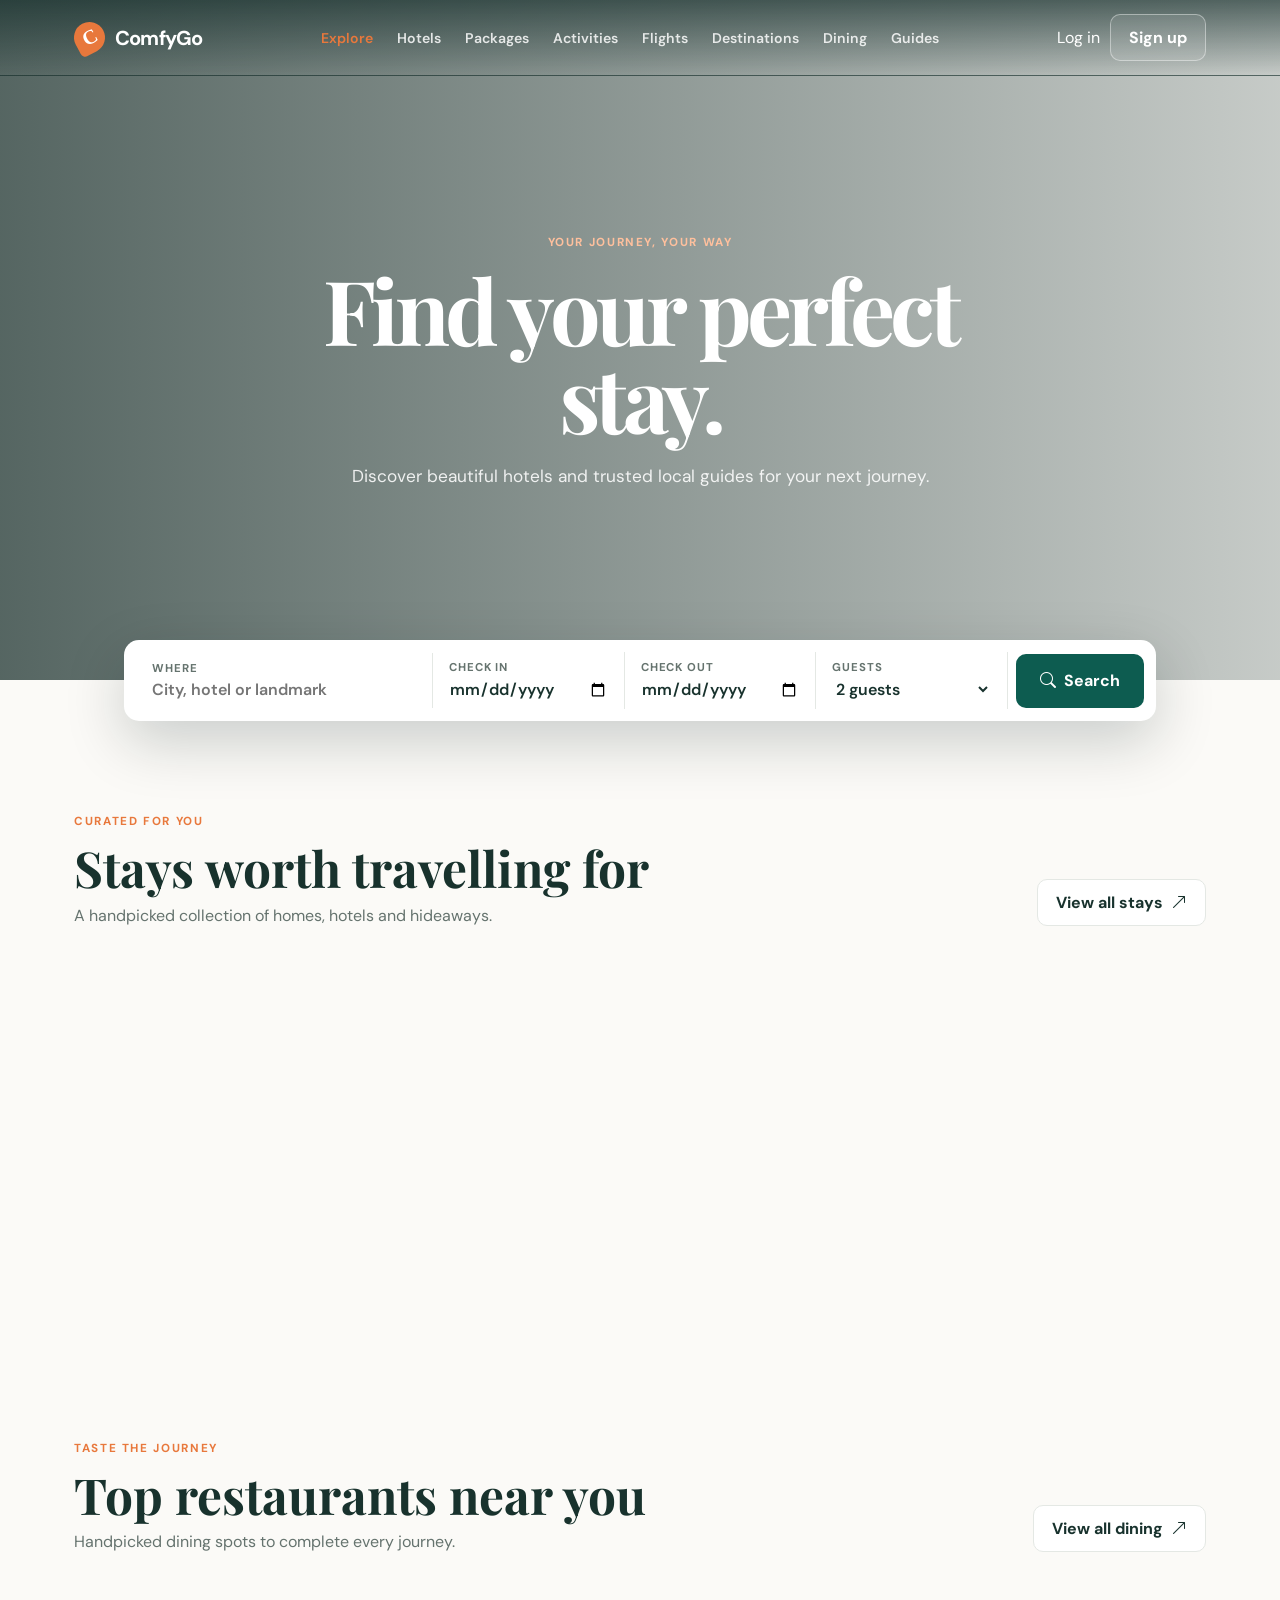
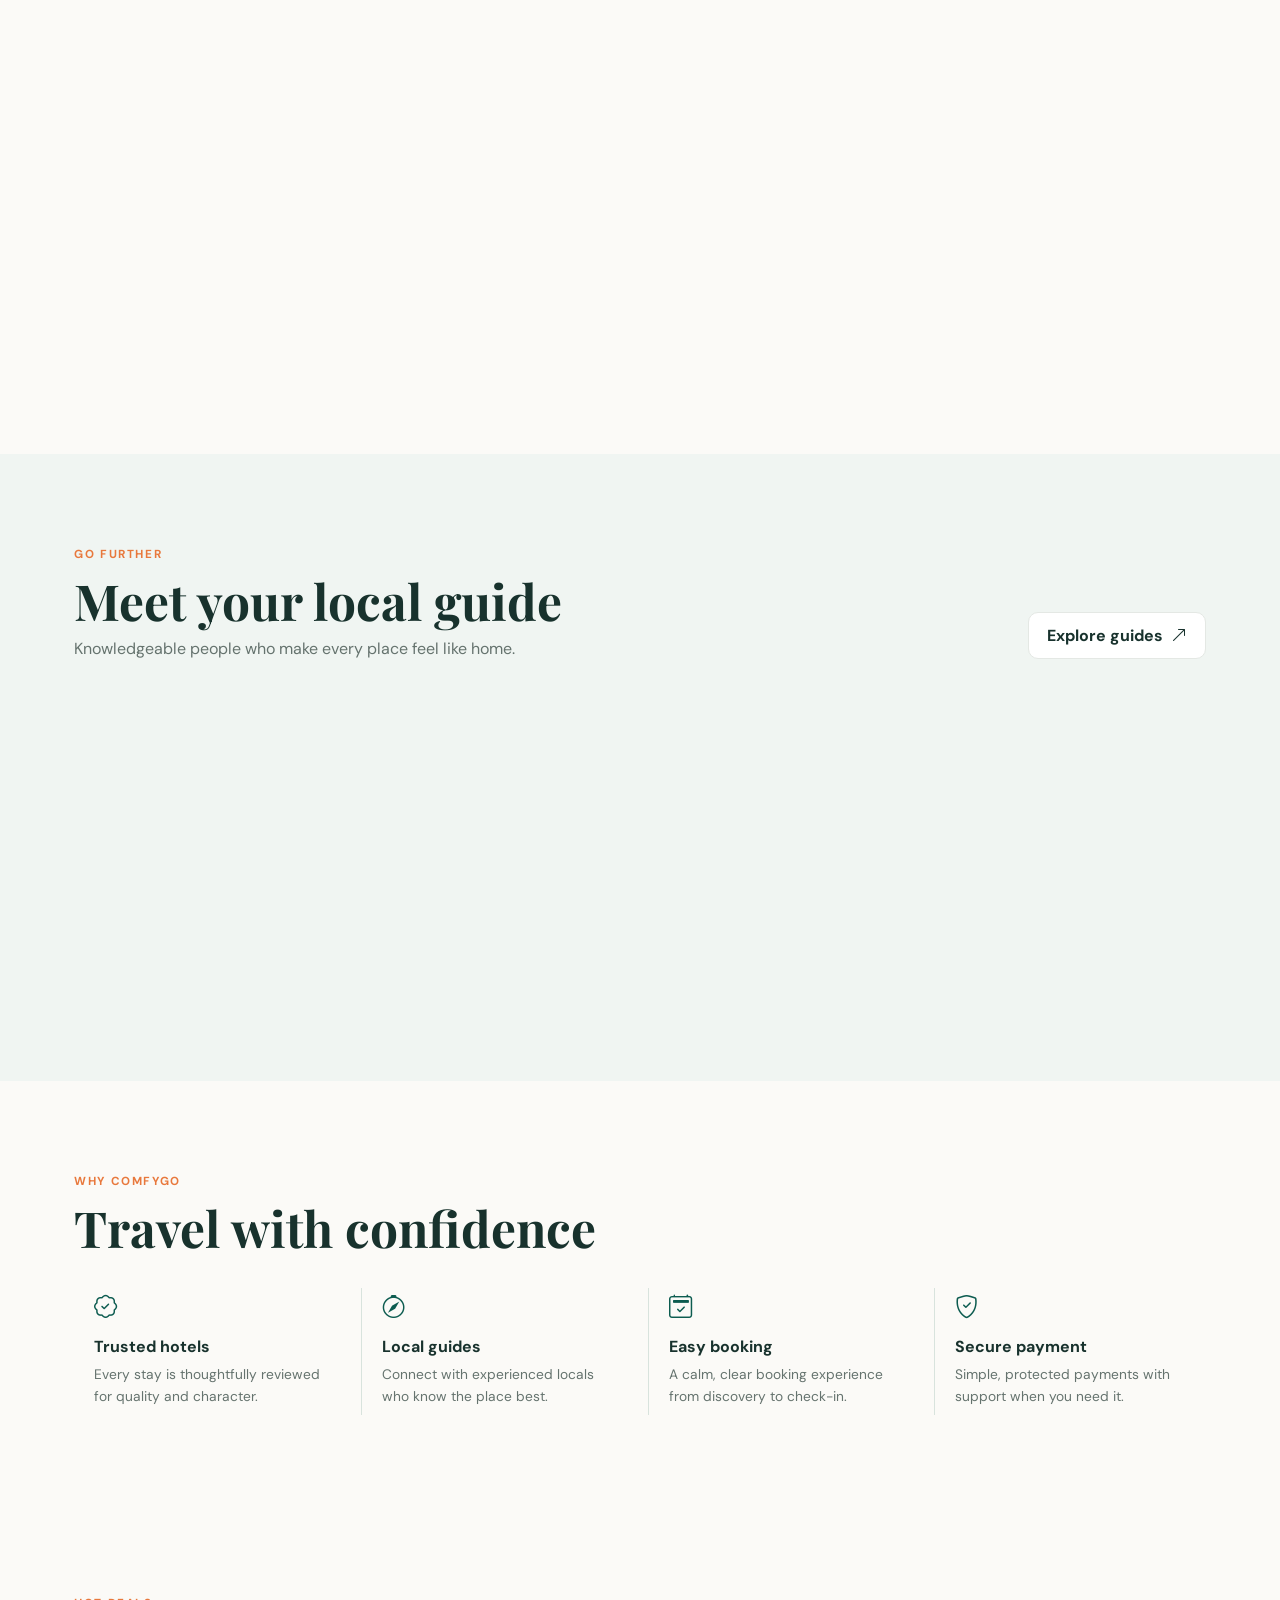
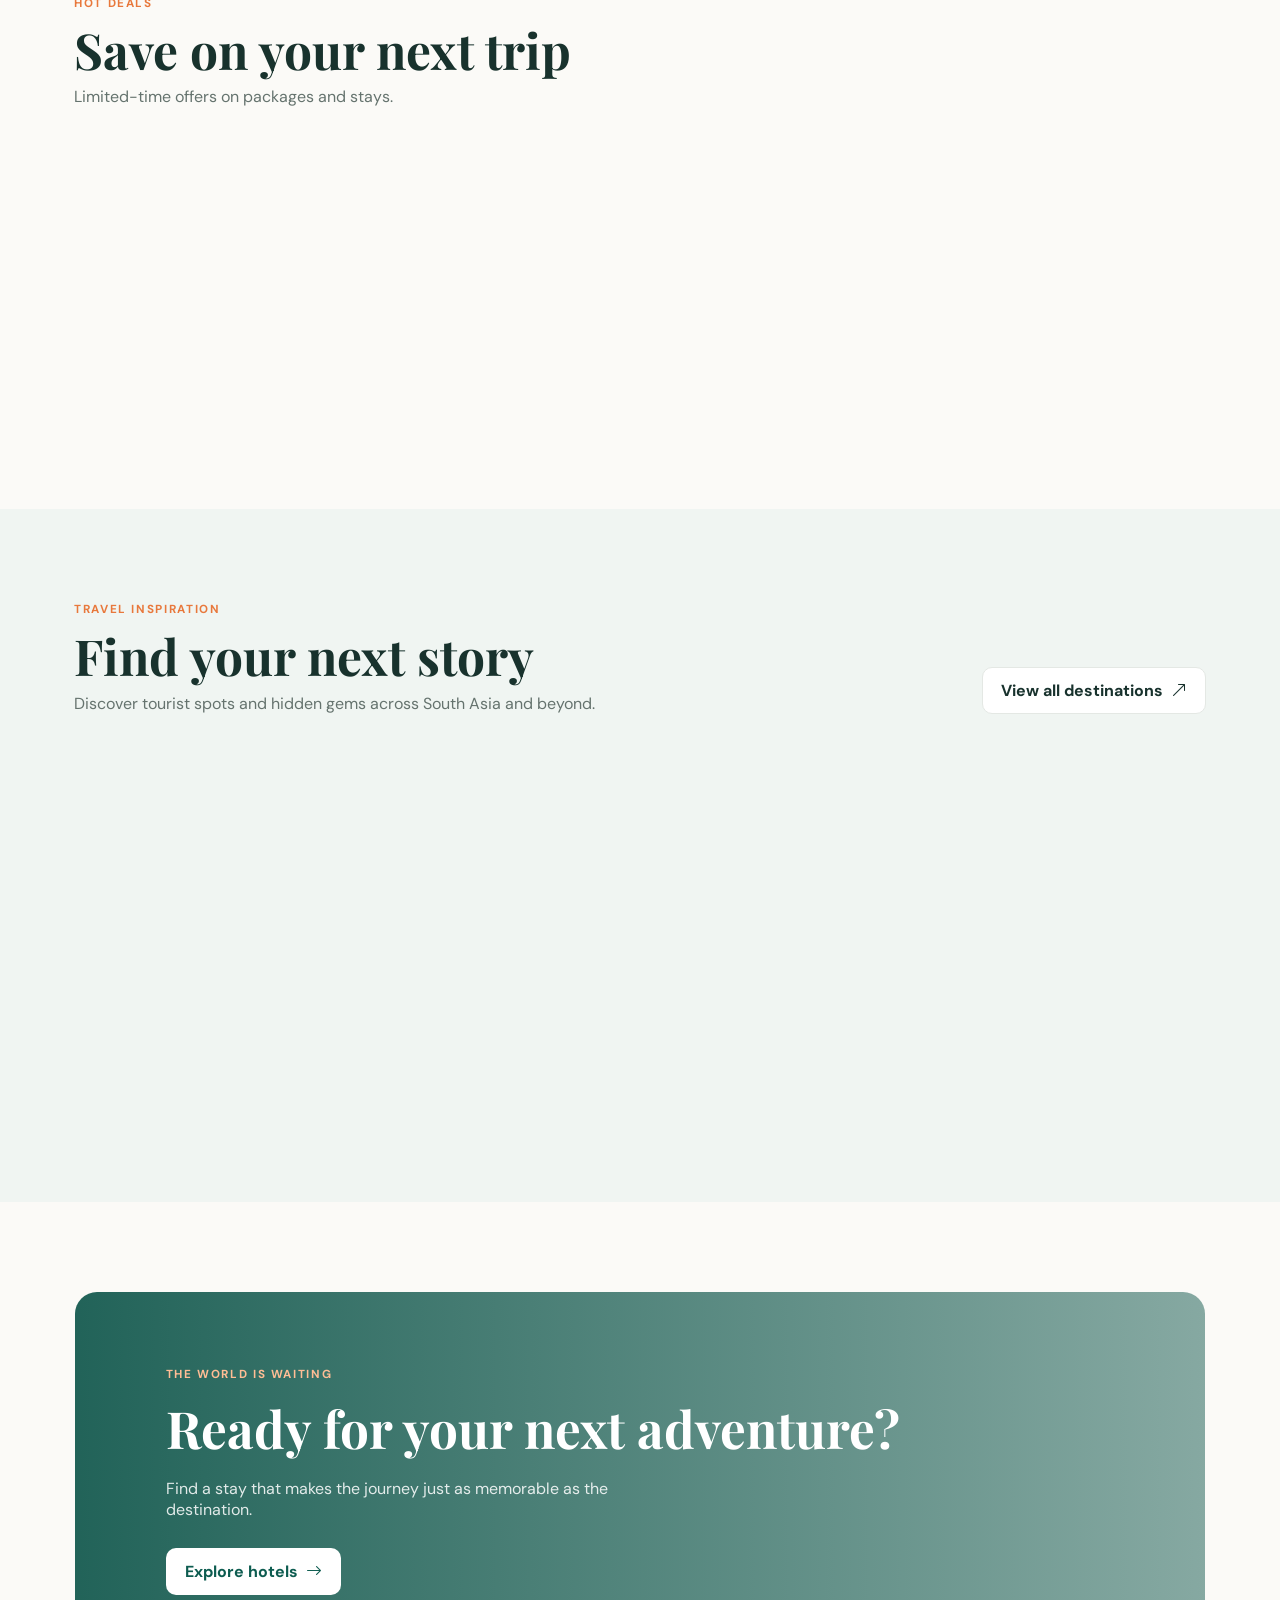
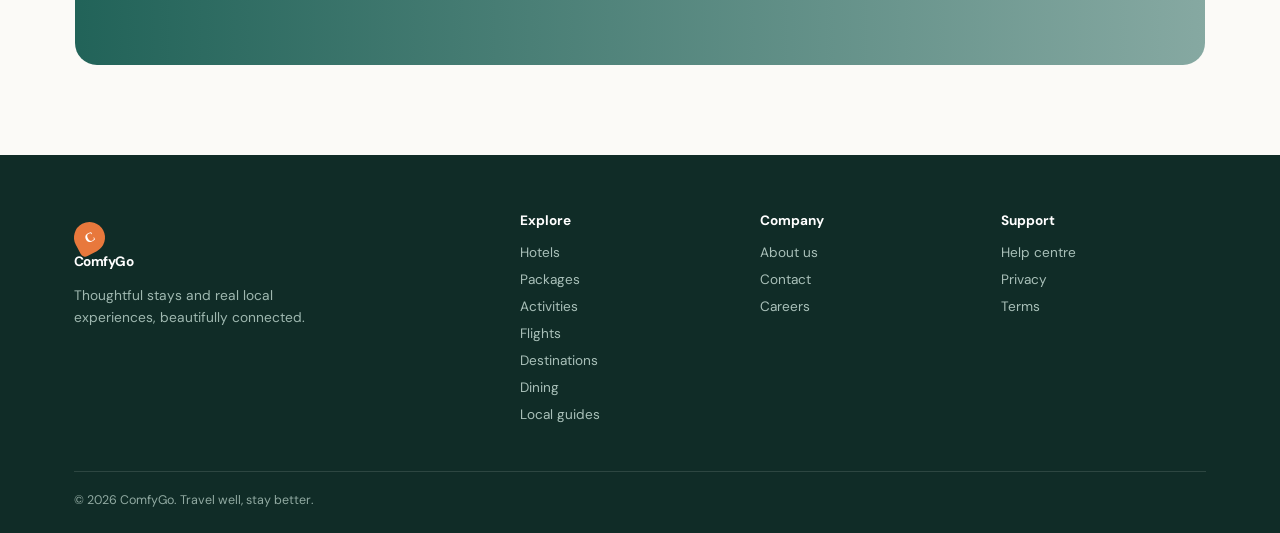
<file: frontend/index.html>
<!doctype html>
<html lang="en">
<head>
  <meta charset="utf-8">
  <meta name="viewport" content="width=device-width,initial-scale=1">
  <title>ComfyGo · Stay beautifully</title>
  <link rel="stylesheet" href="https://cdn.jsdelivr.net/npm/bootstrap-icons@1.11.3/font/bootstrap-icons.css">
  <link rel="preconnect" href="https://fonts.googleapis.com">
  <link rel="preconnect" href="https://fonts.gstatic.com" crossorigin>
  <link rel="stylesheet" href="https://fonts.googleapis.com/css2?family=DM+Sans:wght@400;500;600;700&family=Playfair+Display:wght@600;700&display=swap">
  <link rel="stylesheet" href="css/style.css">
</head>
<body>
<nav class="site-nav overlay">
  <div class="shell nav-inner">
    <a class="brand" href="index.html"><b class="brand-mark">C</b>ComfyGo</a>
    <div class="nav-links" id="navLinks">
      <a class="active" href="index.html">Explore</a>
      <a href="hotels.html">Hotels</a>
      <a href="packages.html">Packages</a>
      <a href="activities.html">Activities</a>
      <a href="flights.html">Flights</a>
      <a href="destinations.html">Destinations</a>
      <a href="dining.html">Dining</a>
      <a href="guides.html">Guides</a>
    </div>
    <div class="nav-actions" id="navActions">
      <a href="login.html">Log in</a>
      <a class="btn btn-ghost" href="register.html">Sign up</a>
    </div>
    <button class="menu-toggle" data-menu><i class="bi bi-list"></i></button>
  </div>
</nav>

<header class="hero">
  <div class="shell">
    <div class="hero-copy">
      <span class="eyebrow" style="color:#ffc09d">YOUR JOURNEY, YOUR WAY</span>
      <h1>Find your perfect stay.</h1>
      <p>Discover beautiful hotels and trusted local guides for your next journey.</p>
    </div>
  </div>
</header>

<div class="search-wrap">
  <form class="search-panel" data-search>
    <div class="search-field"><label>Where</label><input required placeholder="City, hotel or landmark"></div>
    <div class="search-field"><label>Check in</label><input type="date"></div>
    <div class="search-field"><label>Check out</label><input type="date"></div>
    <div class="search-field"><label>Guests</label><select><option>2 guests</option><option>1 guest</option><option>3 guests</option></select></div>
    <button class="btn btn-primary"><i class="bi bi-search"></i>Search</button>
  </form>
</div>

<section class="section">
  <div class="shell">
    <div class="section-head">
      <div>
        <span class="eyebrow">CURATED FOR YOU</span>
        <h2>Stays worth travelling for</h2>
        <p>A handpicked collection of homes, hotels and hideaways.</p>
      </div>
        <a class="btn btn-ghost" href="hotels.html">View all stays <i class="bi bi-arrow-up-right"></i></a>
    </div>
    <div class="hotel-grid" id="featured-hotels"></div>
  </div>
</section>

<section class="section" id="top-restaurants">
  <div class="shell">
    <div class="section-head">
      <div>
        <span class="eyebrow">TASTE THE JOURNEY</span>
        <h2>Top restaurants near you</h2>
        <p>Handpicked dining spots to complete every journey.</p>
      </div>
      <a class="btn btn-ghost" href="dining.html">View all dining <i class="bi bi-arrow-up-right"></i></a>
    </div>
    <div class="hotel-grid" id="home-restaurants"></div>
  </div>
</section>

<section class="section section-soft" id="guides">
  <div class="shell">
    <div class="section-head">
      <div>
        <span class="eyebrow">GO FURTHER</span>
        <h2>Meet your local guide</h2>
        <p>Knowledgeable people who make every place feel like home.</p>
      </div>
      <a class="btn btn-ghost" href="guides.html">Explore guides <i class="bi bi-arrow-up-right"></i></a>
    </div>
    <div class="guide-grid" id="home-guides"></div>
  </div>
</section>

<section class="section">
  <div class="shell">
    <div class="section-head"><div><span class="eyebrow">WHY COMFYGO</span><h2>Travel with confidence</h2></div></div>
    <div class="feature-grid">
      <div class="feature"><i class="bi bi-patch-check feature-icon"></i><h3>Trusted hotels</h3><p>Every stay is thoughtfully reviewed for quality and character.</p></div>
      <div class="feature"><i class="bi bi-compass feature-icon"></i><h3>Local guides</h3><p>Connect with experienced locals who know the place best.</p></div>
      <div class="feature"><i class="bi bi-calendar2-check feature-icon"></i><h3>Easy booking</h3><p>A calm, clear booking experience from discovery to check-in.</p></div>
      <div class="feature"><i class="bi bi-shield-check feature-icon"></i><h3>Secure payment</h3><p>Simple, protected payments with support when you need it.</p></div>
    </div>
  </div>
</section>

<section class="section" id="deals">
  <div class="shell">
    <div class="section-head">
      <div>
        <span class="eyebrow">HOT DEALS</span>
        <h2>Save on your next trip</h2>
        <p>Limited-time offers on packages and stays.</p>
      </div>
    </div>
    <div id="deals-grid" style="display:grid;grid-template-columns:repeat(3,1fr);gap:20px;min-height:280px"></div>
  </div>
</section>

<section class="section section-soft" id="inspiration">
  <div class="shell">
    <div class="section-head">
      <div>
        <span class="eyebrow">TRAVEL INSPIRATION</span>
        <h2>Find your next story</h2>
        <p>Discover tourist spots and hidden gems across South Asia and beyond.</p>
      </div>
      <a class="btn btn-ghost" href="destinations.html">View all destinations <i class="bi bi-arrow-up-right"></i></a>
    </div>
    <div class="inspiration" id="inspiration-grid"></div>
  </div>
</section>

<div class="shell">
  <section class="cta">
    <span class="eyebrow" style="color:#ffbd95">THE WORLD IS WAITING</span>
    <h2>Ready for your next adventure?</h2>
    <p>Find a stay that makes the journey just as memorable as the destination.</p>
    <a class="btn" href="hotels.html">Explore hotels <i class="bi bi-arrow-right"></i></a>
  </section>
</div>

<footer class="footer">
  <div class="shell">
    <div class="footer-grid">
      <div><a class="brand" href="index.html"><b class="brand-mark">C</b>ComfyGo</a><p>Thoughtful stays and real local experiences, beautifully connected.</p></div>
      <div><h4>Explore</h4><a href="hotels.html">Hotels</a><a href="packages.html">Packages</a><a href="activities.html">Activities</a><a href="flights.html">Flights</a><a href="destinations.html">Destinations</a><a href="dining.html">Dining</a><a href="guides.html">Local guides</a></div>
      <div><h4>Company</h4><a href="#">About us</a><a href="#">Contact</a><a href="#">Careers</a></div>
      <div><h4>Support</h4><a href="#">Help centre</a><a href="#">Privacy</a><a href="#">Terms</a></div>
    </div>
    <div class="footer-bottom">&copy; 2026 ComfyGo. Travel well, stay better.</div>
  </div>
</footer>
<div class="toast" id="toast"></div>

<script src="js/utils/storage.js?v=5"></script>
<script src="js/api/client.js?v=5"></script>
<script src="js/ui.js?v=5"></script>
<script>
(function() {
  var hotels = document.getElementById('featured-hotels');
  var guides = document.getElementById('home-guides');
  var deals  = document.getElementById('deals-grid');
  var spots  = document.getElementById('inspiration-grid');
  var rests  = document.getElementById('home-restaurants');

  var form = document.querySelector('[data-search]');
  if (form) form.addEventListener('submit', function(e) {
    e.preventDefault();
    var q = form.querySelector('input').value.trim();
    if (q) window.location.href = 'hotels.html?city=' + encodeURIComponent(q);
  });

  Promise.allSettled([
    apiClient.get('/hotels/?limit=6'),
    apiClient.get('/guides/?limit=3'),
    apiClient.get('/promotions/?limit=6'),
    apiClient.get('/tourist-spots/?limit=8'),
    apiClient.get('/restaurants/top?limit=3')
  ]).then(function(results) {
    renderHotels(results[0].status === 'fulfilled' ? results[0].value : null);
    renderGuides(results[1].status === 'fulfilled' ? results[1].value : null);
    renderDeals(results[2].status === 'fulfilled' ? results[2].value : null);
    renderSpots(results[3].status === 'fulfilled' ? results[3].value : null);
    renderRestaurants(results[4].status === 'fulfilled' ? results[4].value : null);
  });

  function renderHotels(data) {
    var h = (data && data.items) || [];
    if (!h.length) { hotels.innerHTML = ''; return; }
    var imgs = [
      'https://images.unsplash.com/photo-1582719478250-c89cae4dc85b?auto=format&fit=crop&w=800&q=85',
      'https://images.unsplash.com/photo-1601918774946-25832a4be0d6?auto=format&fit=crop&w=800&q=85',
      'https://images.unsplash.com/photo-1564501049412-61c2a3083791?auto=format&fit=crop&w=800&q=85'
    ];
    hotels.innerHTML = h.slice(0,3).map(function(hotel, i) {
      var r = hotel.hotel_rating ? Number(hotel.hotel_rating).toFixed(1) : 'New';
      var p = 80 + (hotel.hotel_id * 17 % 200);
      return '<article class="hotel-card"><div class="hotel-image"><img src="'+imgs[i%imgs.length]+'" alt="'+escapeHtml(hotel.hotel_name)+'"></div><div class="card-content"><div class="card-top"><h3>'+escapeHtml(hotel.hotel_name)+'</h3><span class="rating"><i class="bi bi-star-fill"></i> '+r+'</span></div><div class="location"><i class="bi bi-geo-alt"></i> '+escapeHtml(hotel.hotel_city)+', '+escapeHtml(hotel.hotel_country)+'</div><div class="card-foot"><span class="price">$'+p+' <small>/ night</small></span><a class="btn-text" href="hotels_details.html?id='+hotel.hotel_id+'">View stay <i class="bi bi-arrow-right"></i></a></div></div></article>';
    }).join('');
  }

  function renderGuides(data) {
    var g = (data && data.items) || [];
    if (!g.length) { guides.innerHTML = ''; return; }
    var portraits = [
      'https://images.unsplash.com/photo-1500648767791-00dcc994a43e?auto=format&fit=crop&w=200&q=85',
      'https://images.unsplash.com/photo-1534528741775-53994a69daeb?auto=format&fit=crop&w=200&q=85',
      'https://images.unsplash.com/photo-1506794778202-cad84cf45f1d?auto=format&fit=crop&w=200&q=85'
    ];
    guides.innerHTML = g.map(function(gd, i) {
      var exp = gd.guide_experience || 0;
      return '<article class="guide-card"><img src="'+portraits[i%portraits.length]+'" alt="'+escapeHtml(gd.guide_name)+'"><span class="rating"><i class="bi bi-star-fill"></i> '+(4+(i%3===0?1:0))+'.'+(i%3)+'</span><h3>'+escapeHtml(gd.guide_name)+'</h3><p>'+escapeHtml(gd.guide_city||'Multiple locations')+'</p><div class="guide-meta"><span><i class="bi bi-translate"></i> '+escapeHtml(gd.guide_language||'English')+'</span><span>'+(exp>0?exp+' years':'New guide')+'</span></div></article>';
    }).join('');
  }

  function renderDeals(data) {
    var p = (data && data.items) || [];
    if (!p.length) { deals.innerHTML = ''; return; }
    deals.innerHTML = p.map(function(d) {
      return '<div style="background:#fff;border-radius:14px;overflow:hidden;border:1px solid var(--line)"><div style="height:160px;position:relative;overflow:hidden"><img src="'+(d.image||'https://images.unsplash.com/photo-1506929562872-bb421503ef21?auto=format&fit=crop&w=600&q=85')+'" style="width:100%;height:100%;object-fit:cover;display:block" alt="'+escapeHtml(d.title||'Deal')+'">'+(d.badge?'<span style="position:absolute;top:10px;left:10px;padding:4px 10px;border-radius:999px;font-size:.7rem;font-weight:700;background:var(--forest);color:#fff">'+escapeHtml(d.badge)+'</span>':'')+(d.discount_percent?'<span style="position:absolute;top:10px;right:10px;padding:4px 10px;border-radius:999px;font-size:.75rem;font-weight:700;background:#d94a4a;color:#fff">-'+d.discount_percent+'%</span>':'')+'</div><div style="padding:18px"><h3 style="font-size:1.05rem;margin:0 0 6px">'+escapeHtml(d.title||'')+'</h3><p style="font-size:.82rem;color:var(--muted);margin:0 0 10px;line-height:1.6">'+escapeHtml((d.description||'').substring(0,100))+((d.description||'').length>100?'…':'')+'</p><div style="display:flex;justify-content:space-between;align-items:center"><div><span style="font-size:1.2rem;font-weight:700;color:var(--forest)">$'+(d.final_price||d.original_price||0)+'</span>'+(d.original_price?' <span style="text-decoration:line-through;color:var(--muted);font-size:.85rem">$'+d.original_price+'</span>':'')+'</div>'+(d.promo_code?'<span style="padding:4px 10px;border-radius:999px;font-size:.72rem;font-weight:700;background:var(--mint);color:var(--forest)">'+escapeHtml(d.promo_code)+'</span>':'')+'</div></div></div>';
    }).join('');
  }

  function renderSpots(data) {
    var s = (data && data.items) || [];
    if (!s.length) { spots.innerHTML = ''; return; }
    var imgs = [
      'https://images.unsplash.com/photo-1506929562872-bb421503ef21?auto=format&fit=crop&w=900&q=85',
      'https://images.unsplash.com/photo-1501785888041-af3ef285b470?auto=format&fit=crop&w=600&q=85',
      'https://images.unsplash.com/photo-1507525428034-b723cf961d3e?auto=format&fit=crop&w=600&q=85',
      'https://images.unsplash.com/photo-1476514525535-07fb3b4ae5f1?auto=format&fit=crop&w=600&q=85',
      'https://images.unsplash.com/photo-1502920917128-1aa500764cbd?auto=format&fit=crop&w=600&q=85',
      'https://images.unsplash.com/photo-1469474968028-56623f02e42e?auto=format&fit=crop&w=600&q=85',
      'https://images.unsplash.com/photo-1433086966358-54859d0ed716?auto=format&fit=crop&w=600&q=85',
      'https://images.unsplash.com/photo-1464822759023-fed622ff2c3b?auto=format&fit=crop&w=600&q=85',
      'https://images.unsplash.com/photo-1518548419970-58e3b4079ab2?auto=format&fit=crop&w=600&q=85'
    ];
    var icons = {'Beach':'bi-water','Mountain':'bi-arrows-angle-expand','Historical':'bi-bank','Nature':'bi-tree','Cultural':'bi-music-note-beamed'};
    spots.innerHTML = s.map(function(sp, i) {
      var icon = icons[sp.spot_category] || 'bi-geo-alt';
      var desc = sp.spot_description ? sp.spot_description.substring(0,80) + (sp.spot_description.length>80?'…':'') : '';
      return '<a href="destinations_details.html?id='+sp.spot_id+'" class="inspiration-card'+(i===0?' large':'')+'" style="background-image:url(\''+imgs[i%imgs.length]+'\')"><div class="inspiration-overlay"><span class="inspiration-cat"><i class="bi '+icon+'"></i> '+escapeHtml(sp.spot_category||'Spot')+'</span><span class="inspiration-title">'+escapeHtml(sp.spot_name)+'</span><span class="inspiration-location"><i class="bi bi-geo-alt"></i> '+escapeHtml(sp.spot_city)+', '+escapeHtml(sp.spot_country)+'</span>'+(desc?'<span class="inspiration-desc">'+escapeHtml(desc)+'</span>':'')+'</div></a>';
    }).join('');
  }

  function renderRestaurants(data) {
    var r = (data && data.items) || [];
    if (!r.length) { rests.innerHTML = ''; return; }
    var imgs = [
      'https://images.unsplash.com/photo-1517248135467-4c7edcad34c4?auto=format&fit=crop&w=600&q=85',
      'https://images.unsplash.com/photo-1414235077428-338989a2e8c0?auto=format&fit=crop&w=600&q=85',
      'https://images.unsplash.com/photo-1555396273-367ea4eb4db5?auto=format&fit=crop&w=600&q=85'
    ];
    rests.innerHTML = r.slice(0,3).map(function(rest, i) {
      var rat = rest.rating ? Number(rest.rating).toFixed(1) : 'New';
      var price = rest.price_range || '$$';
      var dishes = [];
      try { dishes = JSON.parse(rest.popular_dishes || '[]'); } catch(e){}
      var dishTags = dishes.slice(0,3).map(function(d){return '<span style="display:inline-block;padding:2px 8px;border-radius:999px;font-size:.68rem;background:#fff0cf;color:#9a6716;font-weight:600">'+escapeHtml(d)+'</span>'}).join(' ');
      var badges = '';
      if(rest.vegetarian_options) badges += '<span style="display:inline-block;padding:2px 7px;border-radius:999px;font-size:.65rem;font-weight:700;background:#e2f4ea;color:#177457">Veg</span>';
      if(rest.outdoor_seating) badges += '<span style="display:inline-block;padding:2px 7px;border-radius:999px;font-size:.65rem;font-weight:700;background:#e0f0ff;color:#1a6fb5">Outdoor</span>';
      if(rest.delivery_available) badges += '<span style="display:inline-block;padding:2px 7px;border-radius:999px;font-size:.65rem;font-weight:700;background:#f0e8ff;color:#6b3fa0">Delivery</span>';
      return '<article class="hotel-card"><div class="hotel-image" style="position:relative"><img src="'+imgs[i%imgs.length]+'" alt="'+escapeHtml(rest.restaurant_name)+'"><span style="position:absolute;top:12px;left:12px;padding:4px 10px;border-radius:999px;font-size:.72rem;font-weight:700;background:rgba(0,0,0,.6);color:#fff;backdrop-filter:blur(4px)">'+escapeHtml(price)+'</span></div><div class="card-content"><div class="card-top"><h3>'+escapeHtml(rest.restaurant_name)+'</h3><span class="rating"><i class="bi bi-star-fill"></i> '+rat+'</span></div><div class="location"><i class="bi bi-geo-alt"></i> '+escapeHtml(rest.destination)+', '+escapeHtml(rest.country)+'</div><p style="font-size:.85rem;color:var(--muted);margin:0 0 10px;line-height:1.5">'+escapeHtml((rest.description||'').substring(0,100))+((rest.description||'').length>100?'…':'')+'</p>'+(dishTags?'<div style="display:flex;gap:5px;flex-wrap:wrap;margin-bottom:10px">'+dishTags+'</div>':'')+'<div class="card-foot"><div style="display:flex;gap:5px">'+badges+'</div><a class="btn-text" href="dining.html">View dining <i class="bi bi-arrow-right"></i></a></div></div></article>';
    }).join('');
  }
})();
</script>
</body>
</html>
</file>
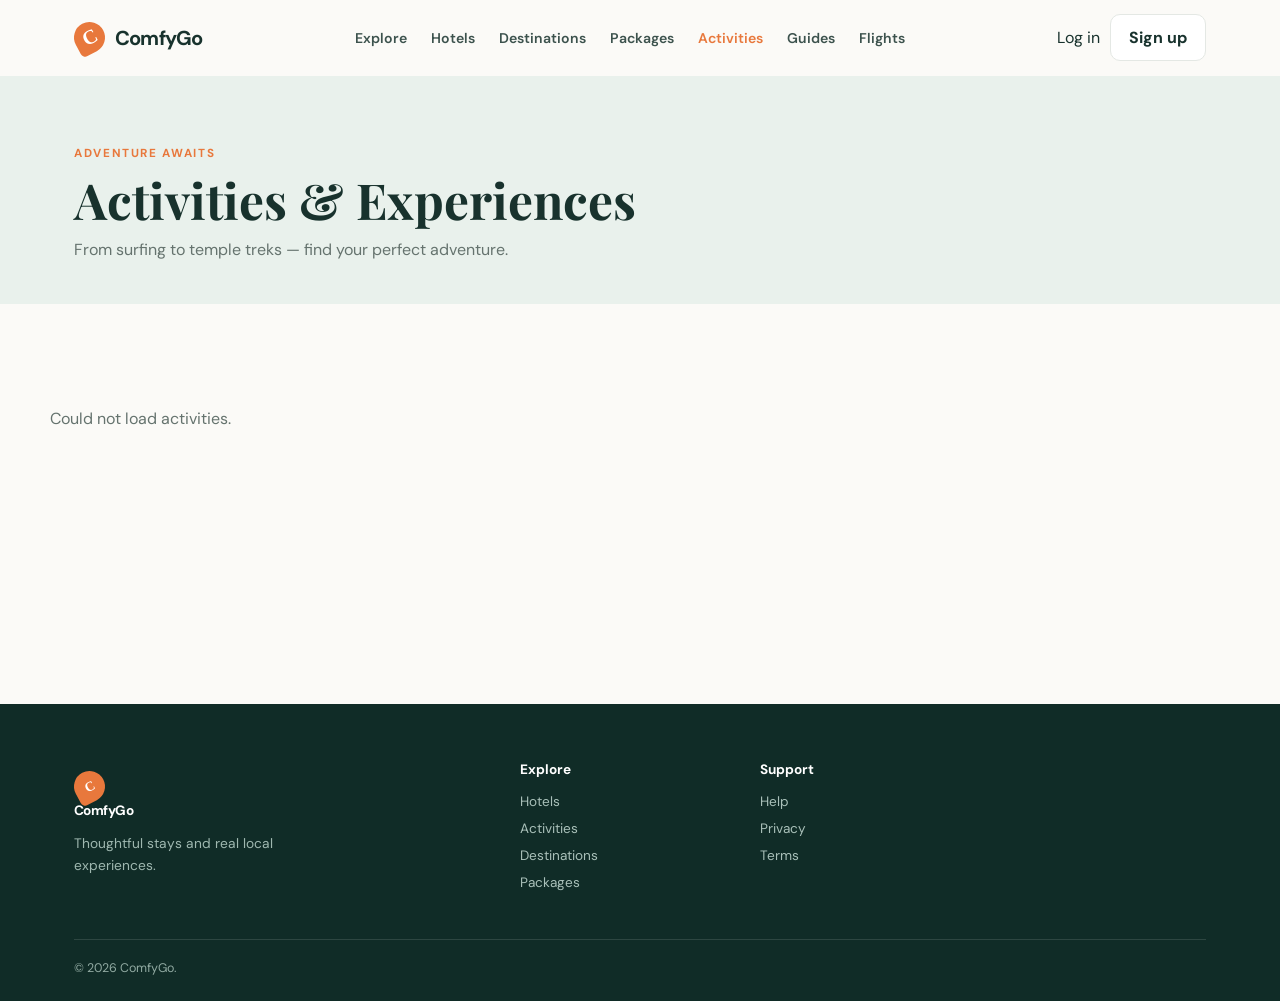
<file: frontend/activities.html>
<!doctype html>
<html lang="en">
<head>
  <meta charset="utf-8">
  <meta name="viewport" content="width=device-width,initial-scale=1">
  <title>Activities · ComfyGo</title>
  <link rel="stylesheet" href="https://cdn.jsdelivr.net/npm/bootstrap-icons@1.11.3/font/bootstrap-icons.css">
  <link rel="preconnect" href="https://fonts.googleapis.com">
  <link rel="preconnect" href="https://fonts.gstatic.com" crossorigin>
  <link rel="stylesheet" href="https://fonts.googleapis.com/css2?family=DM+Sans:wght@400;500;600;700&family=Playfair+Display:wght@600;700&display=swap">
  <link rel="stylesheet" href="css/style.css">
  <style>
    .act-grid{display:grid;grid-template-columns:repeat(3,1fr);gap:22px}
    .act-card{background:#fff;border:1px solid var(--line);border-radius:14px;overflow:hidden;transition:.3s;cursor:pointer}
    .act-card:hover{transform:translateY(-3px);box-shadow:var(--shadow)}
    .act-img{height:180px;position:relative}
    .act-img img{width:100%;height:100%;object-fit:cover}
    .act-cat{position:absolute;top:12px;left:12px;padding:4px 10px;border-radius:999px;font-size:.7rem;font-weight:700;text-transform:uppercase;background:rgba(0,0,0,.6);color:#fff;backdrop-filter:blur(4px)}
    .act-seats{position:absolute;bottom:12px;right:12px;padding:4px 10px;border-radius:999px;font-size:.72rem;font-weight:600;background:rgba(0,0,0,.7);color:#fff}
    .act-seats.low{background:rgba(217,74,74,.9)}
    .act-body{padding:18px}
    .act-body h3{font-size:1.05rem;margin:0 0 6px}
    .act-body .act-meta{display:flex;flex-wrap:wrap;gap:10px;font-size:.8rem;color:var(--muted);margin-bottom:10px}
    .act-body .act-meta span{display:flex;align-items:center;gap:3px}
    .act-body p{font-size:.85rem;color:var(--muted);line-height:1.6;margin:0 0 12px}
    .act-footer{display:flex;justify-content:space-between;align-items:center;padding-top:12px;border-top:1px solid var(--line)}
    .act-price{font-size:1.2rem;font-weight:700;color:var(--forest)}
    .act-price small{font-size:.75rem;font-weight:400;color:var(--muted)}
    .difficulty-badge{padding:3px 8px;border-radius:999px;font-size:.7rem;font-weight:700;text-transform:uppercase}
    .diff-beginner{background:#e2f4ea;color:#177457}
    .diff-moderate{background:#fff0cf;color:#9a6716}
    .diff-intermediate{background:#fff0ed;color:#a63b20}
    .diff-advanced{background:#fee;color:#a33}
    .filter-bar{display:flex;gap:10px;flex-wrap:wrap;margin-bottom:30px}
    .filter-btn{padding:8px 16px;border-radius:999px;border:1px solid var(--line);background:#fff;cursor:pointer;font-size:.85rem;font-weight:600;transition:.2s}
    .filter-btn.active{background:var(--forest);color:#fff;border-color:var(--forest)}
    .filter-btn:hover:not(.active){border-color:var(--forest);color:var(--forest)}
    @media(max-width:900px){.act-grid{grid-template-columns:repeat(2,1fr)}}
    @media(max-width:600px){.act-grid{grid-template-columns:1fr}}

    .modal-overlay{display:none;position:fixed;inset:0;background:rgba(0,0,0,.5);z-index:999;overflow-y:auto;padding:20px}
    .modal-overlay.open{display:flex;justify-content:center;align-items:flex-start}
    .modal-box{background:#fff;border-radius:20px;max-width:780px;width:100%;margin:40px auto;overflow:hidden;position:relative}
    .modal-close{position:absolute;top:16px;right:16px;width:36px;height:36px;border-radius:50%;border:none;background:rgba(0,0,0,.5);color:#fff;font-size:1.2rem;cursor:pointer;z-index:2;display:flex;align-items:center;justify-content:center}
    .modal-hero{height:280px;position:relative;overflow:hidden}
    .modal-hero img{width:100%;height:100%;object-fit:cover}
    .modal-hero-overlay{position:absolute;bottom:0;left:0;right:0;padding:24px;background:linear-gradient(transparent,rgba(0,0,0,.7));color:#fff}
    .modal-hero-overlay h2{font-family:'Playfair Display',serif;font-size:1.5rem;margin:0}
    .modal-content{padding:28px}
    .modal-tabs{display:flex;gap:0;border-bottom:2px solid var(--line);margin-bottom:20px}
    .modal-tab{padding:10px 18px;cursor:pointer;font-weight:600;font-size:.85rem;color:var(--muted);border-bottom:2px solid transparent;margin-bottom:-2px;transition:.2s}
    .modal-tab.active{color:var(--forest);border-bottom-color:var(--forest)}
    .tab-panel{display:none}
    .tab-panel.active{display:block}
    .detail-grid{display:grid;grid-template-columns:1fr 1fr;gap:12px;margin-bottom:16px}
    .detail-item{display:flex;align-items:flex-start;gap:10px;padding:12px;background:#f8f9fa;border-radius:10px}
    .detail-item i{font-size:1.2rem;color:var(--forest);margin-top:2px}
    .detail-item .label{font-size:.72rem;color:var(--muted);text-transform:uppercase;letter-spacing:.03em}
    .detail-item .value{font-weight:600;font-size:.88rem}
    .highlights-list{list-style:none;padding:0;margin:0}
    .highlights-list li{padding:5px 0;display:flex;align-items:center;gap:8px;font-size:.85rem}
    .highlights-list li::before{content:none}
    .excludes-list{list-style:none;padding:0;margin:0}
    .excludes-list li{padding:5px 0;display:flex;align-items:center;gap:8px;font-size:.85rem;color:#a33}
    .excludes-list li::before{content:none}
    .gallery-grid{display:grid;grid-template-columns:repeat(3,1fr);gap:8px;margin-top:12px}
    .gallery-grid img{width:100%;height:110px;object-fit:cover;border-radius:8px}
    .date-chips{display:flex;flex-wrap:wrap;gap:8px}
    .date-chip{padding:8px 14px;border:1px solid var(--line);border-radius:10px;font-size:.82rem;cursor:pointer;transition:.2s}
    .date-chip:hover,.date-chip.selected{background:var(--forest);color:#fff;border-color:var(--forest)}

    .booking-form{display:grid;gap:14px}
    .booking-form label{font-size:.82rem;font-weight:600;display:block;margin-bottom:4px}
    .booking-form input,.booking-form select,.booking-form textarea{width:100%;padding:10px 14px;border:1px solid var(--line);border-radius:10px;font-size:.88rem;font-family:inherit}
    .booking-form input:focus,.booking-form select:focus,.booking-form textarea:focus{outline:none;border-color:var(--forest)}
    .booking-form textarea{min-height:70px;resize:vertical}
    .form-row{display:grid;grid-template-columns:1fr 1fr;gap:12px}
    .booking-summary{background:var(--mint);border-radius:12px;padding:20px;margin-bottom:16px}
    .booking-summary .line{display:flex;justify-content:space-between;margin-bottom:6px;font-size:.88rem}
    .booking-summary .total{font-size:1.2rem;font-weight:700;border-top:2px solid var(--forest);padding-top:8px;margin-top:8px;color:var(--forest)}
    .seat-indicator{display:flex;align-items:center;gap:8px;margin-bottom:16px;padding:12px;border-radius:10px;background:#f0fdf4}
    .seat-bar{flex:1;height:8px;background:#e5e7eb;border-radius:4px;overflow:hidden}
    .seat-bar-fill{height:100%;border-radius:4px;transition:.3s}
    .seat-bar-fill.green{background:#22c55e}
    .seat-bar-fill.yellow{background:#eab308}
    .seat-bar-fill.red{background:#ef4444}
    .btn-book{width:100%;padding:14px;font-size:1rem;font-weight:700;border:none;border-radius:12px;cursor:pointer;transition:.2s}
    .btn-book.primary{background:var(--forest);color:#fff}
    .btn-book.primary:hover{opacity:.9}
    .btn-book:disabled{opacity:.5;cursor:not-allowed}
  </style>
</head>
<body>
<nav class="site-nav"><div class="shell nav-inner"><a class="brand" href="index.html"><b class="brand-mark">C</b>ComfyGo</a><div class="nav-links"><a href="index.html">Explore</a><a href="hotels.html">Hotels</a><a href="destinations.html">Destinations</a><a href="packages.html">Packages</a><a class="active" href="activities.html">Activities</a><a href="guides.html">Guides</a><a href="flights.html">Flights</a></div><div class="nav-actions"><a href="login.html">Log in</a><a class="btn btn-ghost" href="register.html">Sign up</a></div><button class="menu-toggle" data-menu><i class="bi bi-list"></i></button></div></nav>

<header class="page-hero"><div class="shell"><span class="eyebrow">ADVENTURE AWAITS</span><h1 class="page-title">Activities & Experiences</h1><p>From surfing to temple treks — find your perfect adventure.</p></div></header>

<main class="shell section" id="act-container" style="min-height:400px"><p class="muted">Loading activities…</p></main>

<div class="modal-overlay" id="detailModal">
  <div class="modal-box" id="detailBox">
    <button class="modal-close" onclick="closeDetailModal()"><i class="bi bi-x-lg"></i></button>
    <div id="detailContent"></div>
  </div>
</div>

<div class="modal-overlay" id="bookingModal">
  <div class="modal-box" id="bookingBox">
    <button class="modal-close" onclick="closeBookingModal()"><i class="bi bi-x-lg"></i></button>
    <div style="padding:28px" id="bookingContent"></div>
  </div>
</div>

<footer class="footer"><div class="shell"><div class="footer-grid"><div><a class="brand" href="index.html"><b class="brand-mark">C</b>ComfyGo</a><p>Thoughtful stays and real local experiences.</p></div><div><h4>Explore</h4><a href="hotels.html">Hotels</a><a href="activities.html">Activities</a><a href="destinations.html">Destinations</a><a href="packages.html">Packages</a></div><div><h4>Support</h4><a href="#">Help</a><a href="#">Privacy</a><a href="#">Terms</a></div></div><div class="footer-bottom">© 2026 ComfyGo.</div></div></footer>

<script src="js/utils/storage.js?v=7"></script>
<script src="js/api/client.js?v=7"></script>
<script src="js/ui.js?v=7"></script>
<script>
function escapeHtml(t){const d=document.createElement('div');d.textContent=t||'';return d.innerHTML}
function parseJson(s){try{return JSON.parse(s)}catch{return[]}}
let allActivities=[];
const catIcons={'Water':'bi-water','Land':'bi-compass','Cultural':'bi-music-note','Adventure':'bi-lightning'};
const actImages=[
  'https://images.unsplash.com/photo-1506929562872-bb421503ef21?auto=format&fit=crop&w=600&q=85',
  'https://images.unsplash.com/photo-1507525428034-b723cf961d3e?auto=format&fit=crop&w=600&q=85',
  'https://images.unsplash.com/photo-1433086966358-54859d0ed716?auto=format&fit=crop&w=600&q=85',
  'https://images.unsplash.com/photo-1544551763-46a013bb70d5?auto=format&fit=crop&w=600&q=85',
  'https://images.unsplash.com/photo-1528181304800-259b08848526?auto=format&fit=crop&w=600&q=85',
  'https://images.unsplash.com/photo-1504214208698-ea1916a2195a?auto=format&fit=crop&w=600&q=85',
];

document.addEventListener('DOMContentLoaded',async()=>{
  const container=document.getElementById('act-container');
  try{
    const data=await apiClient.get('/activities/?limit=100');
    allActivities=data.items||[];
    if(!allActivities.length){container.innerHTML='<p class="muted">No activities yet.</p>';return}
    const cats=[...new Set(allActivities.map(a=>a.category).filter(Boolean))];
    const dests=[...new Set(allActivities.map(a=>a.destination).filter(Boolean))];
    container.innerHTML=`
      <div class="section-head"><div><span class="eyebrow">ALL ACTIVITIES</span><h2>${allActivities.length} experiences across South Asia</h2></div></div>
      <div class="filter-bar">
        <button class="filter-btn active" onclick="filterAct('all',this)">All</button>
        ${cats.map(c=>`<button class="filter-btn" onclick="filterAct('${c}',this)"><i class="bi ${catIcons[c]||'bi-circle'}"></i> ${c}</button>`).join('')}
        ${dests.map(d=>`<button class="filter-btn" onclick="filterAct('dest:${d}',this)">${escapeHtml(d)}</button>`).join('')}
      </div>
      <div class="act-grid" id="act-grid">${allActivities.map((a,i)=>renderAct(a,i)).join('')}</div>
    `;
  }catch(e){container.innerHTML='<p class="muted">Could not load activities.</p>'}
});

function renderAct(a,i){
  const diff=a.difficulty||'Beginner';
  const diffClass='diff-'+diff.toLowerCase();
  const icon=catIcons[a.category]||'bi-circle';
  const remaining=(a.max_participants||20)-(a.booked_count||0);
  const pct=Math.max(0,Math.round((remaining/(a.max_participants||20))*100));
  const seatClass=pct>50?'':pct>20?'low':'low';

  return `<div class="act-card" data-cat="${escapeHtml(a.category||'')}" data-dest="${escapeHtml(a.destination||'')}" onclick="openDetail(${a.activity_id})">
    <div class="act-img">
      <img src="${a.image||actImages[i%actImages.length]}" alt="${escapeHtml(a.activity_name)}" loading="lazy">
      <span class="act-cat"><i class="bi ${icon}"></i> ${escapeHtml(a.category||'Activity')}</span>
      <span class="act-seats ${remaining<5?'low':''}">${remaining} spot${remaining!==1?'s':''} left</span>
    </div>
    <div class="act-body">
      <h3>${escapeHtml(a.activity_name)}</h3>
      <div class="act-meta">
        <span><i class="bi bi-geo-alt"></i> ${escapeHtml(a.destination)}, ${escapeHtml(a.country)}</span>
        <span><i class="bi bi-clock"></i> ${escapeHtml(a.duration||'TBA')}</span>
        <span class="difficulty-badge ${diffClass}">${diff}</span>
        ${a.rating?`<span style="color:var(--gold)"><i class="bi bi-star-fill"></i> ${a.rating} ${a.review_count?`(${a.review_count})`:''}</span>`:''}
      </div>
      <p>${escapeHtml((a.description||'').substring(0,130))}${(a.description||'').length>130?'…':''}</p>
      <div class="act-footer">
        <div class="act-price">$${a.price}<small>/person</small></div>
        <button class="btn btn-primary" onclick="event.stopPropagation();openBooking(${a.activity_id})" ${remaining<=0?'disabled':''}>
          ${remaining<=0?'Full':'Book Now'}
        </button>
      </div>
    </div>
  </div>`;
}

function filterAct(cat,btn){
  document.querySelectorAll('.filter-btn').forEach(b=>b.classList.remove('active'));
  btn.classList.add('active');
  document.querySelectorAll('.act-card').forEach(c=>{
    if(cat==='all')c.style.display='';
    else if(cat.startsWith('dest:'))c.style.display=c.dataset.dest===cat.slice(5)?'':'none';
    else c.style.display=c.dataset.cat===cat?'':'none';
  });
}

function openDetail(actId){
  const a=allActivities.find(x=>x.activity_id===actId);
  if(!a)return;
  const included=parseJson(a.included);
  const excluded=parseJson(a.excluded);
  const highlights=parseJson(a.highlights);
  const gallery=parseJson(a.gallery_images);
  const toBring=parseJson(a.what_to_bring);
  const dates=parseJson(a.available_dates);
  const icon=catIcons[a.category]||'bi-circle';
  const remaining=(a.max_participants||20)-(a.booked_count||0);

  let html=`
    <div class="modal-hero">
      <img src="${a.image||actImages[0]}" alt="${escapeHtml(a.activity_name)}">
      <button class="modal-close" onclick="closeDetailModal()"><i class="bi bi-x-lg"></i></button>
      <div class="modal-hero-overlay">
        <h2>${escapeHtml(a.activity_name)}</h2>
        <div style="display:flex;gap:16px;margin-top:8px;font-size:.85rem;opacity:.9">
          <span><i class="bi bi-geo-alt"></i> ${escapeHtml(a.destination)}, ${escapeHtml(a.country)}</span>
          <span><i class="bi bi-clock"></i> ${escapeHtml(a.duration||'TBA')}</span>
          ${a.rating?`<span style="color:var(--gold)"><i class="bi bi-star-fill"></i> ${a.rating}</span>`:''}
        </div>
      </div>
    </div>
    <div class="modal-content">
      <div class="modal-tabs">
        <div class="modal-tab active" onclick="switchTab(this,'overview')">Overview</div>
        <div class="modal-tab" onclick="switchTab(this,'details')">Details</div>
        <div class="modal-tab" onclick="switchTab(this,'reviews')">Reviews</div>
      </div>

      <!-- Overview -->
      <div class="tab-panel active" id="tab-overview">
        <p style="font-size:.92rem;line-height:1.8;margin-bottom:16px">${escapeHtml(a.description||'')}</p>
        ${highlights.length?`
          <h4 style="margin-bottom:8px"><i class="bi bi-star" style="color:var(--gold)"></i> Highlights</h4>
          <ul class="highlights-list">${highlights.map(h=>`<li>${escapeHtml(h)}</li>`).join('')}</ul>
        `:''}
        ${gallery.length?`
          <h4 style="margin:16px 0 8px"><i class="bi bi-images"></i> Gallery</h4>
          <div class="gallery-grid">${gallery.map(g=>`<img src="${escapeHtml(g)}" alt="Gallery" loading="lazy">`).join('')}</div>
        `:''}
      </div>

      <!-- Details -->
      <div class="tab-panel" id="tab-details">
        <div class="detail-grid">
          <div class="detail-item"><div><i class="bi bi-clock"></i></div><div><div class="label">Duration</div><div class="value">${escapeHtml(a.duration||'TBA')}</div></div></div>
          <div class="detail-item"><div><i class="bi bi-activity"></i></div><div><div class="label">Difficulty</div><div class="value">${escapeHtml(a.difficulty||'Beginner')}</div></div></div>
          <div class="detail-item"><div><i class="bi bi-people"></i></div><div><div class="label">Group Size</div><div class="value">Max ${a.max_participants||20} people</div></div></div>
          <div class="detail-item"><div><i class="bi bi-calendar3"></i></div><div><div class="label">Schedule</div><div class="value">${escapeHtml(a.schedule||'TBA')}</div></div></div>
          <div class="detail-item"><div><i class="bi bi-person-badge"></i></div><div><div class="label">Instructor</div><div class="value">${escapeHtml(a.instructor_guide||'Expert guide')}</div></div></div>
          <div class="detail-item"><div><i class="bi bi-translate"></i></div><div><div class="label">Languages</div><div class="value">${escapeHtml(a.languages||'English')}</div></div></div>
          <div class="detail-item"><div><i class="bi bi-geo-alt"></i></div><div><div class="label">Location</div><div class="value" style="font-size:.82rem">${escapeHtml(a.location_details||a.destination)}</div></div></div>
          <div class="detail-item"><div><i class="bi bi-person-check"></i></div><div><div class="label">Min Age</div><div class="value">${a.min_age||0}+ years</div></div></div>
        </div>
        ${a.safety_info?`
          <div style="padding:12px;background:#fff8e1;border-radius:10px;margin-bottom:16px;display:flex;gap:8px;align-items:flex-start">
            <i class="bi bi-shield-check" style="color:#eab308;font-size:1.1rem;margin-top:2px"></i>
            <div><div style="font-weight:600;font-size:.85rem;margin-bottom:2px">Safety Info</div><div style="font-size:.82rem;color:var(--muted)">${escapeHtml(a.safety_info)}</div></div>
          </div>
        `:''}
        ${included.length?`
          <h4 style="margin-bottom:6px"><i class="bi bi-check-circle" style="color:var(--forest)"></i> Included</h4>
          <ul class="highlights-list">${included.map(i=>`<li>${escapeHtml(i)}</li>`).join('')}</ul>
        `:''}
        ${excluded.length?`
          <h4 style="margin:14px 0 6px"><i class="bi bi-x-circle" style="color:#a33"></i> Not Included</h4>
          <ul class="excludes-list">${excluded.map(e=>`<li>${escapeHtml(e)}</li>`).join('')}</ul>
        `:''}
        ${toBring.length?`
          <h4 style="margin:14px 0 6px"><i class="bi bi-backpack2"></i> What to Bring</h4>
          <ul class="highlights-list">${toBring.map(b=>`<li>${escapeHtml(b)}</li>`).join('')}</ul>
        `:''}
        ${a.cancellation_policy?`
          <div style="margin-top:14px;padding:10px;background:#f8f9fa;border-radius:10px;font-size:.82rem;color:var(--muted)">
            <i class="bi bi-arrow-left-circle"></i> ${escapeHtml(a.cancellation_policy)}
          </div>
        `:''}
      </div>

      <!-- Reviews -->
      <div class="tab-panel" id="tab-reviews">
        <div id="reviewsList"><p class="muted">Loading reviews…</p></div>
      </div>

      <!-- Bottom CTA -->
      <div style="display:flex;justify-content:space-between;align-items:center;margin-top:24px;padding-top:20px;border-top:2px solid var(--line)">
        <div class="act-price" style="font-size:1.5rem">$${a.price}<small>/person</small></div>
        <button class="btn btn-primary" onclick="closeDetailModal();openBooking(${a.activity_id})" ${remaining<=0?'disabled':''} style="padding:14px 32px;font-size:1rem">
          ${remaining<=0?'Full':'Book Now'}
        </button>
      </div>
    </div>
  `;
  document.getElementById('detailContent').innerHTML=html;
  document.getElementById('detailModal').classList.add('open');
  document.body.style.overflow='hidden';
  loadActivityReviews(actId);
}

function closeDetailModal(){
  document.getElementById('detailModal').classList.remove('open');
  document.body.style.overflow='';
}

function switchTab(tabEl, tabId){
  tabEl.parentElement.querySelectorAll('.modal-tab').forEach(t=>t.classList.remove('active'));
  tabEl.classList.add('active');
  tabEl.closest('.modal-content').querySelectorAll('.tab-panel').forEach(p=>p.classList.remove('active'));
  document.getElementById('tab-'+tabId).classList.add('active');
}

async function loadActivityReviews(actId){
  const el=document.getElementById('reviewsList');
  try{
    const reviews=await apiClient.get('/reviews/?entity_type=activity&entity_id='+actId);
    const items=reviews.items||reviews||[];
    if(!items.length){el.innerHTML='<p class="muted">No reviews yet. Be the first!</p>';return}
    el.innerHTML=items.map(r=>`
      <div style="padding:14px;border:1px solid var(--line);border-radius:12px;margin-bottom:10px">
        <div style="display:flex;justify-content:space-between;margin-bottom:6px">
          <div><strong>${escapeHtml(r.title||'Review')}</strong>
          <div style="color:var(--gold)">${'<i class="bi bi-star-fill"></i>'.repeat(r.rating||0)}${'<i class="bi bi-star"></i>'.repeat(5-(r.rating||0))}</div></div>
          <span style="font-size:.78rem;color:var(--muted)">${r.created_at?new Date(r.created_at).toLocaleDateString():''}</span>
        </div>
        <p style="font-size:.85rem;color:var(--muted);margin:6px 0 0;line-height:1.6">${escapeHtml(r.comment||'')}</p>
        ${r.verified_visit?'<span style="font-size:.72rem;color:var(--forest);font-weight:600"><i class="bi bi-patch-check"></i> Verified</span>':''}
      </div>
    `).join('');
  }catch(e){el.innerHTML='<p class="muted">Could not load reviews.</p>'}
}

let selectedAct=null;
let selectedDate=null;

function openBooking(actId){
  const a=allActivities.find(x=>x.activity_id===actId);
  if(!a)return;
  selectedAct=a;
  selectedDate=null;

  const token=Storage.getToken();
  if(!token){window.location.href='login.html?redirect=activities.html';return}

  const dates=parseJson(a.available_dates);
  const remaining=(a.max_participants||20)-(a.booked_count||0);
  const pct=Math.max(0,Math.round((remaining/(a.max_participants||20))*100));
  const seatClass=pct>50?'green':pct>20?'yellow':'red';

  let html=`
    <h2 style="font-family:'Playfair Display',serif;margin:0 0 4px">Book: ${escapeHtml(a.activity_name)}</h2>
    <p style="color:var(--muted);font-size:.88rem;margin:0 0 20px">${escapeHtml(a.destination)} · ${escapeHtml(a.duration||'TBA')} · ${escapeHtml(a.difficulty||'Beginner')}</p>

    <div class="seat-indicator">
      <span style="font-size:.82rem;font-weight:600">${remaining} spots left</span>
      <div class="seat-bar"><div class="seat-bar-fill ${seatClass}" style="width:${pct}%"></div></div>
      <span style="font-size:.78rem;color:var(--muted)">${pct}%</span>
    </div>

    <form class="booking-form" id="bookingForm" onsubmit="submitBooking(event)">
      <div>
        <label>Booking Date *</label>
        ${dates.length?`
          <div class="date-chips" id="dateChips">
            ${dates.map(d=>`<div class="date-chip" data-date="${d}" onclick="selectDate('${d}',this)">${d}</div>`).join('')}
          </div>
        `:`<input type="date" id="bookDate" min="${new Date().toISOString().split('T')[0]}" required onchange="selectedDate=this.value">`}
      </div>

      <div class="form-row">
        <div>
          <label>Number of Persons *</label>
          <input type="number" id="bookPersons" min="1" max="${Math.min(remaining,50)}" value="1" required oninput="updateBookingTotal()">
        </div>
        <div>
          <label>Participant Age</label>
          <input type="number" id="bookAge" min="1" max="100" placeholder="Age">
        </div>
      </div>

      <div class="form-row">
        <div><label>Contact Name *</label><input type="text" id="bookName" required></div>
        <div><label>Contact Email *</label><input type="email" id="bookEmail" required></div>
      </div>
      <div class="form-row">
        <div><label>Contact Phone</label><input type="tel" id="bookPhone" placeholder="+94..."></div>
        <div><label>Emergency Contact</label><input type="text" id="bookEmergency" placeholder="Name + Phone"></div>
      </div>

      <div class="form-row">
        <div>
          <label>Pick-up Location</label>
          <input type="text" id="bookPickup" placeholder="Hotel or meeting point">
        </div>
        <div>
          <label>Pick-up Time</label>
          <input type="time" id="bookPickupTime">
        </div>
      </div>

      <div>
        <label>Dietary Requirements</label>
        <select id="bookDietary">
          <option value="">None</option>
          <option value="Vegetarian">Vegetarian</option>
          <option value="Vegan">Vegan</option>
          <option value="Halal">Halal</option>
          <option value="Other">Other</option>
        </select>
      </div>

      <div>
        <label>Health Conditions</label>
        <textarea id="bookHealth" placeholder="Any medical conditions we should know about?" style="min-height:60px"></textarea>
      </div>

      <div>
        <label>Special Requests</label>
        <textarea id="bookRequests" placeholder="Any special needs or requests?"></textarea>
      </div>

      <div class="booking-summary" id="bookingSummary">
        <div class="line"><span>${escapeHtml(a.activity_name)}</span><span>${escapeHtml(a.duration||'TBA')}</span></div>
        <div class="line"><span>Per person</span><span>$${a.price}</span></div>
        <div class="line"><span>Persons</span><span id="summaryPersons">1</span></div>
        <div class="line total"><span>Total</span><span id="summaryTotal">$${a.price}</span></div>
      </div>

      ${a.cancellation_policy?`
        <div style="font-size:.78rem;color:var(--muted);padding:10px;background:#f8f9fa;border-radius:10px">
          <i class="bi bi-info-circle"></i> ${escapeHtml(a.cancellation_policy)}
        </div>
      `:''}

      <button type="submit" class="btn-book primary" id="bookBtn">
        <i class="bi bi-check-circle"></i> Confirm Booking
      </button>
    </form>
  `;
  document.getElementById('bookingContent').innerHTML=html;
  document.getElementById('bookingModal').classList.add('open');
  document.body.style.overflow='hidden';
}

function closeBookingModal(){
  document.getElementById('bookingModal').classList.remove('open');
  document.body.style.overflow='';
}

function selectDate(dateStr,el){
  document.querySelectorAll('.date-chip').forEach(c=>c.classList.remove('selected'));
  el.classList.add('selected');
  selectedDate=dateStr;
}

function updateBookingTotal(){
  if(!selectedAct)return;
  const persons=parseInt(document.getElementById('bookPersons').value)||1;
  const total=(selectedAct.price*persons).toFixed(2);
  document.getElementById('summaryPersons').textContent=persons;
  document.getElementById('summaryTotal').textContent='$'+total;
}

async function submitBooking(e){
  e.preventDefault();
  if(!selectedAct)return;

  const dateInput=document.getElementById('bookDate');
  const bookingDate=selectedDate||(dateInput?dateInput.value:null);
  if(!bookingDate){alert('Please select a booking date');return}

  const btn=document.getElementById('bookBtn');
  btn.disabled=true;
  btn.innerHTML='<i class="bi bi-hourglass-split"></i> Processing…';

  try{
    const payload={
      activity_id:selectedAct.activity_id,
      booking_date:bookingDate,
      num_persons:parseInt(document.getElementById('bookPersons').value)||1,
      participant_age:document.getElementById('bookAge').value?parseInt(document.getElementById('bookAge').value):null,
      contact_name:document.getElementById('bookName').value,
      contact_email:document.getElementById('bookEmail').value,
      contact_phone:document.getElementById('bookPhone').value||null,
      emergency_contact:document.getElementById('bookEmergency').value||null,
      pick_up_location:document.getElementById('bookPickup').value||null,
      pick_up_time:document.getElementById('bookPickupTime').value||null,
      dietary_requirements:document.getElementById('bookDietary').value||null,
      health_conditions:document.getElementById('bookHealth').value||null,
      special_requests:document.getElementById('bookRequests').value||null,
    };

    const result=await apiClient.post('/activities/'+selectedAct.activity_id+'/book',payload);
    closeBookingModal();
    closeDetailModal();
    alert('Booking Confirmed!\n\nBooking Ref: '+result.booking_ref+'\nActivity: '+selectedAct.activity_name+'\nDate: '+result.booking_date+'\nPersons: '+result.num_persons+'\nTotal: $'+result.total_amount+'\n\nCheck your email for details.');
    window.location.reload();
  }catch(err){
    alert('Booking failed: '+(err.message||'Please try again'));
    btn.disabled=false;
    btn.innerHTML='<i class="bi bi-check-circle"></i> Confirm Booking';
  }
}

document.getElementById('detailModal')?.addEventListener('click',function(e){if(e.target===this)closeDetailModal()});
document.getElementById('bookingModal')?.addEventListener('click',function(e){if(e.target===this)closeBookingModal()});
</script>
</body>
</html>
</file>
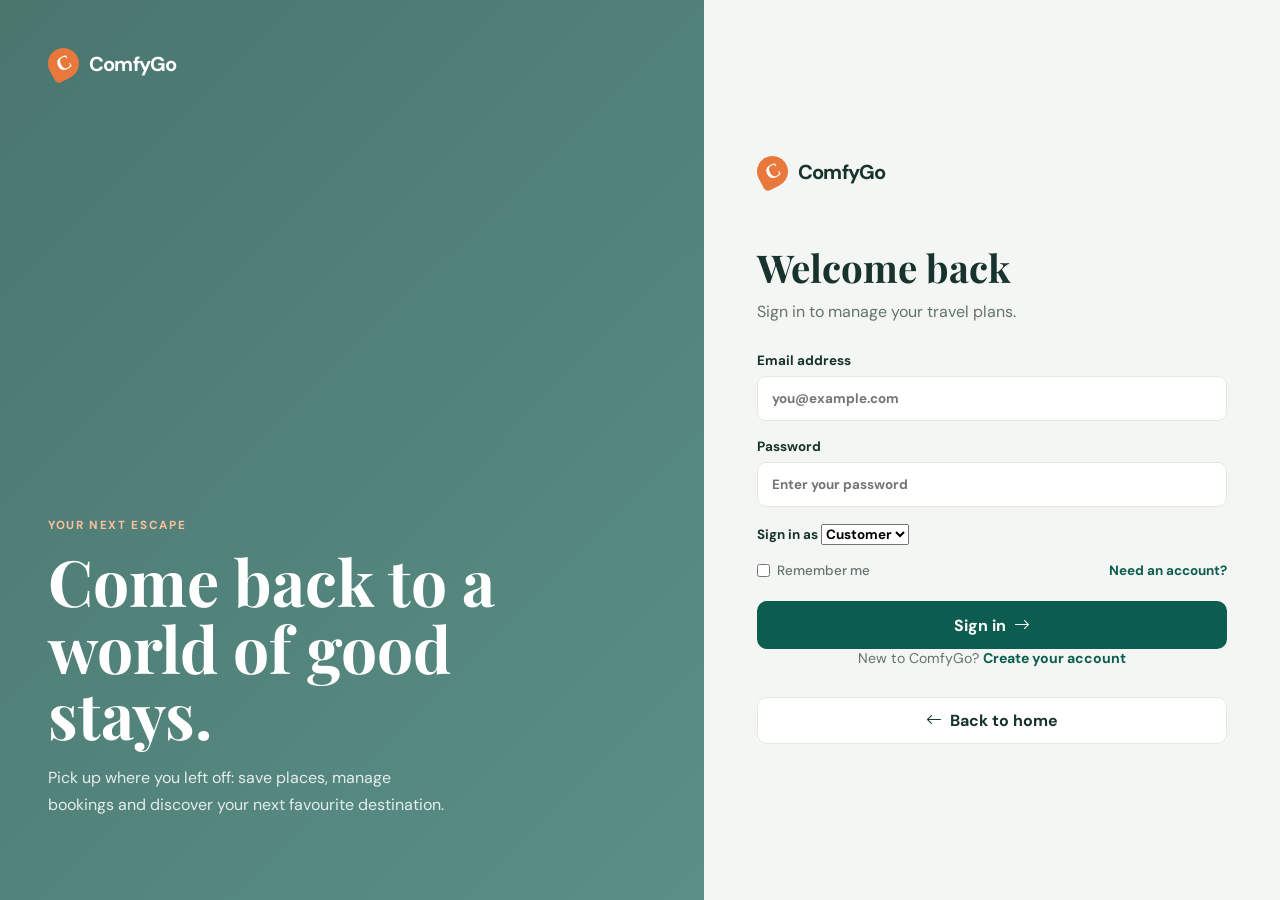
<file: frontend/dashboard.html>
<!doctype html>
<html lang="en">
<head>
  <meta charset="utf-8">
  <meta name="viewport" content="width=device-width,initial-scale=1">
  <title>Dashboard · ComfyGo</title>
  <link rel="stylesheet" href="https://cdn.jsdelivr.net/npm/bootstrap-icons@1.11.3/font/bootstrap-icons.css">
  <link rel="preconnect" href="https://fonts.googleapis.com">
  <link rel="preconnect" href="https://fonts.gstatic.com" crossorigin>
  <link rel="stylesheet" href="https://fonts.googleapis.com/css2?family=DM+Sans:wght@400;500;600;700&family=Playfair+Display:wght@600;700&display=swap">
  <link rel="stylesheet" href="css/style.css">
  <style>
    .today-banner{background:linear-gradient(135deg,#0d5c50,#084339);color:#fff;border-radius:13px;padding:20px 24px;margin-bottom:24px;display:flex;justify-content:space-between;align-items:center;flex-wrap:wrap;gap:12px}
    .today-banner h2{font-family:'Playfair Display',serif;font-size:1.3rem;margin:0}
    .today-banner p{margin:4px 0 0;font-size:.85rem;color:#ffffffcc}
    .today-stats{display:flex;gap:24px;flex-wrap:wrap}
    .today-stat{text-align:center}
    .today-stat strong{display:block;font-size:1.6rem}
    .today-stat small{font-size:.72rem;color:#ffffffaa}
    .revenue-stat{background:linear-gradient(135deg,#0d5c50,#1a7a6a);color:#fff}
    .revenue-stat strong{color:#7dffc8}
    .status-bar{display:flex;gap:8px;margin-top:8px;flex-wrap:wrap}
    .status-pip{padding:3px 10px;border-radius:999px;font-size:.72rem;font-weight:700}
    .pip-confirmed{background:#e2f4ea;color:#177457}
    .pip-pending{background:#fff0cf;color:#9a6716}
    .pip-cancelled{background:#fff0ed;color:#a63b20}
    .pip-completed{background:#e0f0ff;color:#1a6fb5}
    .activity-feed{max-height:320px;overflow-y:auto}
    .activity-item{padding:10px 0;border-bottom:1px solid var(--line);font-size:.85rem;display:flex;gap:12px;align-items:start}
    .activity-item:last-child{border:0}
    .activity-icon{width:32px;height:32px;border-radius:8px;display:grid;place-items:center;font-size:.8rem;flex-shrink:0}
    .icon-create{background:#e2f4ea;color:#177457}
    .icon-update{background:#e0f0ff;color:#1a6fb5}
    .icon-delete{background:#fff0ed;color:#a63b20}
    .icon-default{background:#f0f0f0;color:var(--muted)}
    .activity-text{flex:1}
    .activity-text b{display:block;font-size:.86rem}
    .activity-text small{color:var(--muted);font-size:.78rem}
    .empty-state{text-align:center;padding:40px 20px;color:var(--muted)}
    .empty-state i{font-size:2rem;display:block;margin-bottom:8px;opacity:.4}
    .booking-item{padding:10px 0;border-bottom:1px solid var(--line);display:flex;justify-content:space-between;align-items:center;gap:10px;font-size:.86rem}
    .booking-item:last-child{border:0}
    .booking-names b{color:var(--ink)}
    .booking-names small{display:block;color:var(--muted);font-size:.8rem}
    .booking-amount{font-weight:700;color:var(--forest);white-space:nowrap}
    .stars{color:var(--gold);letter-spacing:1px}
    .entity-badge{display:inline-block;padding:2px 8px;border-radius:999px;font-size:.68rem;font-weight:700}
    .badge-hotel{background:#e0f0ff;color:#1a6fb5}
    .badge-restaurant{background:#fff0cf;color:#9a6716}
    .badge-package{background:#f0e8ff;color:#6b3fa0}
    .badge-activity{background:#e2f4ea;color:#177457}
    @media(max-width:800px){
      .today-stats{gap:16px}
      .today-stat strong{font-size:1.2rem}
    }

    .view-toolbar{display:flex;justify-content:space-between;align-items:center;margin-bottom:18px;gap:12px;flex-wrap:wrap}
    .view-toolbar h2{margin:0}
    .btn-add{display:inline-flex;align-items:center;gap:6px;padding:8px 16px;border-radius:8px;font-size:.85rem;font-weight:600;border:none;cursor:pointer;background:var(--forest);color:#fff;transition:opacity .15s}
    .btn-add:hover{opacity:.85}
    .btn-add i{font-size:.9rem}
    .action-btns{display:flex;gap:6px}
    .btn-sm-edit,.btn-sm-delete{border:none;border-radius:6px;padding:5px 10px;font-size:.78rem;cursor:pointer;font-weight:600;transition:opacity .15s}
    .btn-sm-edit{background:#e0f0ff;color:#1a6fb5}
    .btn-sm-edit:hover{opacity:.8}
    .btn-sm-delete{background:#fff0ed;color:#a63b20}
    .btn-sm-delete:hover{opacity:.8}
    .action-col{white-space:nowrap}

    .modal-overlay{display:none;position:fixed;inset:0;background:rgba(0,0,0,.45);z-index:9999;justify-content:center;align-items:center}
    .modal-overlay.active{display:flex}
    .modal-box{background:#fff;border-radius:14px;padding:28px 32px;max-width:600px;width:95%;max-height:85vh;overflow-y:auto;box-shadow:0 20px 60px rgba(0,0,0,.25)}
    .modal-box h2{margin:0 0 18px;font-size:1.15rem}
    .modal-box label{display:block;margin-bottom:12px;font-size:.85rem;font-weight:600;color:var(--ink)}
    .modal-box label span{display:block;margin-bottom:4px;font-weight:500;color:var(--muted)}
    .modal-box input,.modal-box select,.modal-box textarea{width:100%;padding:9px 12px;border:1px solid var(--line);border-radius:8px;font-size:.88rem;font-family:inherit}
    .modal-box input:focus,.modal-box select:focus,.modal-box textarea:focus{outline:none;border-color:var(--forest);box-shadow:0 0 0 2px rgba(13,92,80,.15)}
    .modal-box textarea{resize:vertical;min-height:70px}
    .modal-row{display:flex;gap:14px}
    .modal-row>label{flex:1}
    .modal-actions{display:flex;gap:10px;justify-content:flex-end;margin-top:20px}
    .modal-actions .btn-cancel{padding:9px 18px;border:1px solid var(--line);border-radius:8px;background:#fff;cursor:pointer;font-size:.85rem;font-weight:600}
    .modal-actions .btn-save{padding:9px 18px;border:none;border-radius:8px;background:var(--forest);color:#fff;cursor:pointer;font-size:.85rem;font-weight:600}
    .modal-actions .btn-save:hover{opacity:.85}

    .confirm-overlay{display:none;position:fixed;inset:0;background:rgba(0,0,0,.45);z-index:10000;justify-content:center;align-items:center}
    .confirm-overlay.active{display:flex}
    .confirm-box{background:#fff;border-radius:14px;padding:28px 32px;max-width:400px;width:95%;box-shadow:0 20px 60px rgba(0,0,0,.25);text-align:center}
    .confirm-box h2{margin:0 0 8px;font-size:1.1rem}
    .confirm-box p{margin:0 0 20px;color:var(--muted);font-size:.88rem}
    .confirm-box .confirm-actions{display:flex;gap:10px;justify-content:center}
    .confirm-box .btn-cancel{padding:9px 18px;border:1px solid var(--line);border-radius:8px;background:#fff;cursor:pointer;font-size:.85rem;font-weight:600}
    .confirm-box .btn-danger{padding:9px 18px;border:none;border-radius:8px;background:#a63b20;color:#fff;cursor:pointer;font-size:.85rem;font-weight:600}
  </style>
</head>
<body>
<main class="dashboard">
  <aside class="sidebar">
    <a class="brand" href="index.html"><b class="brand-mark">C</b>ComfyGo</a>
    <p class="side-label">Workspace</p>
    <a class="side-link active" href="#" data-view="overview"><i class="bi bi-grid-1x2"></i>Overview</a>
    <a class="side-link" href="#" data-view="hotels"><i class="bi bi-buildings"></i>Hotels</a>
    <a class="side-link" href="#" data-view="packages"><i class="bi bi-map"></i>Tour Packages</a>
    <a class="side-link" href="#" data-view="activities"><i class="bi bi-compass"></i>Activities</a>
    <a class="side-link" href="#" data-view="tourist-spots"><i class="bi bi-geo-alt"></i>Tourist Spots</a>
    <a class="side-link" href="#" data-view="bookings"><i class="bi bi-calendar2-check"></i>Bookings</a>
    <a class="side-link" href="#" data-view="pkg-bookings"><i class="bi bi-journal-check"></i>Package Bookings</a>
    <a class="side-link" href="#" data-view="act-bookings"><i class="bi bi-ticket-perforated"></i>Activity Bookings</a>
    <a class="side-link" href="#" data-view="customers"><i class="bi bi-people"></i>Customers</a>
    <a class="side-link" href="#" data-view="guides"><i class="bi bi-signpost-2"></i>Guides</a>
    <p class="side-label" style="margin-top:24px">Content</p>
    <a class="side-link" href="#" data-view="reviews"><i class="bi bi-chat-left-text"></i>Reviews</a>
    <a class="side-link" href="#" data-view="restaurants"><i class="bi bi-utensils"></i>Restaurants</a>
    <a class="side-link" href="#" data-view="promotions"><i class="bi bi-megaphone"></i>Promotions</a>
    <p class="side-label" style="margin-top:24px">Operations</p>
    <a class="side-link" href="#" data-view="flights"><i class="bi bi-airplane"></i>Flights</a>
    <a class="side-link" href="#" data-view="local-transport"><i class="bi bi-bus-front"></i>Local Transport</a>
    <a class="side-link" href="#" data-view="payments"><i class="bi bi-credit-card"></i>Payments</a>
    <a class="side-link" href="#" data-view="activity"><i class="bi bi-clock-history"></i>Activity Log</a>
    <a class="side-link" href="index.html"><i class="bi bi-box-arrow-left"></i>Back to site</a>
    <a class="side-link logout" href="#"><i class="bi bi-box-arrow-left"></i>Log out</a>
  </aside>

  <section class="dash-content">
    <header class="dash-top">
      <div>
        <h1 id="greeting">Good morning, Admin</h1>
        <p class="muted" style="margin:0;font-size:.87rem" id="date-display"></p>
      </div>
      <div style="display:flex;gap:13px;align-items:center">
        <span id="user-info" class="muted" style="font-size:.85rem"></span>
        <button class="btn btn-ghost" id="notification-btn" title="Recent activity"><i class="bi bi-bell"></i> <span id="notif-badge" style="display:none;background:var(--orange);color:#fff;border-radius:999px;padding:1px 6px;font-size:.7rem;font-weight:700"></span></button>
      </div>
    </header>

    <div id="view-overview" class="dash-view">
      <div class="today-banner" id="today-banner">
        <div>
          <h2 id="today-title">Today's Overview</h2>
          <p id="today-subtitle">Loading activity...</p>
        </div>
        <div class="today-stats" id="today-stats"></div>
      </div>
      <div class="stat-grid">
        <article class="stat">
          <div class="stat-head">Total bookings <i class="bi bi-calendar2"></i></div>
          <strong id="stat-bookings">—</strong>
          <span class="trend muted" id="trend-bookings">Loading...</span>
        </article>
        <article class="stat revenue-stat">
          <div class="stat-head" style="color:#ffffffaa">Total revenue <i class="bi bi-currency-dollar"></i></div>
          <strong id="stat-revenue">—</strong>
          <span class="trend" style="color:#7dffc8" id="trend-revenue">Loading...</span>
        </article>
        <article class="stat">
          <div class="stat-head">Hotels <i class="bi bi-building"></i></div>
          <strong id="stat-hotels">—</strong>
          <span class="trend muted" id="trend-hotels">Loading...</span>
        </article>
        <article class="stat">
          <div class="stat-head">Customers <i class="bi bi-people"></i></div>
          <strong id="stat-customers">—</strong>
          <span class="trend muted" id="trend-customers">Loading...</span>
        </article>
      </div>
      <div class="stat-grid">
        <article class="stat">
          <div class="stat-head">Package bookings <i class="bi bi-map"></i></div>
          <strong id="stat-pkg">—</strong>
          <span class="trend muted" id="trend-pkg">Loading...</span>
        </article>
        <article class="stat">
          <div class="stat-head">Activity bookings <i class="bi bi-compass"></i></div>
          <strong id="stat-act">—</strong>
          <span class="trend muted" id="trend-act">Loading...</span>
        </article>
        <article class="stat">
          <div class="stat-head">Reviews <i class="bi bi-chat-left-text"></i></div>
          <strong id="stat-reviews">—</strong>
          <span class="trend muted" id="trend-reviews">Loading...</span>
        </article>
        <article class="stat">
          <div class="stat-head">Restaurants <i class="bi bi-utensils"></i></div>
          <strong id="stat-restaurants">—</strong>
          <span class="trend muted" id="trend-restaurants">Loading...</span>
        </article>
      </div>
      <div class="dash-grid">
        <article class="panel">
          <h2>Recent bookings</h2>
          <div id="overview-bookings"><p class="muted">Loading...</p></div>
        </article>
        <article class="panel">
          <h2>Today's activity</h2>
          <div id="overview-activity" class="activity-feed"><p class="muted">Loading...</p></div>
        </article>
      </div>
      <div class="dash-grid" style="margin-top:20px">
        <article class="panel">
          <h2>Popular destinations</h2>
          <div id="overview-destinations"><p class="muted">Loading...</p></div>
        </article>
        <article class="panel">
          <h2>Booking status breakdown</h2>
          <div id="overview-status"><p class="muted">Loading...</p></div>
        </article>
      </div>
    </div>

    <div id="view-hotels" class="dash-view" style="display:none">
      <article class="panel">
        <div class="view-toolbar">
          <h2>All Hotels</h2>
          <div style="display:flex;gap:10px;align-items:center">
            <span id="hotels-count" class="muted" style="font-size:.85rem"></span>
            <button class="btn-add" onclick="openModal('hotel')"><i class="bi bi-plus-lg"></i>Add Hotel</button>
          </div>
        </div>
        <div id="hotels-list"><p class="muted">Loading hotels...</p></div>
      </article>
    </div>

    <div id="view-packages" class="dash-view" style="display:none">
      <article class="panel">
        <div class="view-toolbar">
          <h2>Tour Packages</h2>
          <div style="display:flex;gap:10px;align-items:center">
            <span id="packages-count" class="muted" style="font-size:.85rem"></span>
            <button class="btn-add" onclick="openModal('package')"><i class="bi bi-plus-lg"></i>Add Package</button>
          </div>
        </div>
        <div id="packages-list"><p class="muted">Loading packages...</p></div>
      </article>
    </div>

    <div id="view-activities" class="dash-view" style="display:none">
      <article class="panel">
        <div class="view-toolbar">
          <h2>Activities</h2>
          <div style="display:flex;gap:10px;align-items:center">
            <span id="activities-count" class="muted" style="font-size:.85rem"></span>
            <button class="btn-add" onclick="openModal('activity')"><i class="bi bi-plus-lg"></i>Add Activity</button>
          </div>
        </div>
        <div id="activities-list"><p class="muted">Loading activities...</p></div>
      </article>
    </div>

    <div id="view-tourist-spots" class="dash-view" style="display:none">
      <article class="panel">
        <div class="view-toolbar">
          <h2>Tourist Spots</h2>
          <div style="display:flex;gap:10px;align-items:center">
            <span id="tourist-spots-count" class="muted" style="font-size:.85rem"></span>
            <button class="btn-add" onclick="openModal('tourist-spot')"><i class="bi bi-plus-lg"></i>Add Tourist Spot</button>
          </div>
        </div>
        <div id="tourist-spots-list"><p class="muted">Loading tourist spots...</p></div>
      </article>
    </div>

    <div id="view-bookings" class="dash-view" style="display:none">
      <article class="panel">
        <div class="view-toolbar">
          <h2>Hotel Bookings</h2>
          <span id="bookings-count" class="muted" style="font-size:.85rem"></span>
        </div>
        <div id="bookings-list"><p class="muted">Loading bookings...</p></div>
      </article>
    </div>

    <div id="view-pkg-bookings" class="dash-view" style="display:none">
      <article class="panel">
        <div class="view-toolbar">
          <h2>Package Bookings</h2>
          <span id="pkg-bookings-count" class="muted" style="font-size:.85rem"></span>
        </div>
        <div id="pkg-bookings-list"><p class="muted">Loading package bookings...</p></div>
      </article>
    </div>

    <div id="view-act-bookings" class="dash-view" style="display:none">
      <article class="panel">
        <div class="view-toolbar">
          <h2>Activity Bookings</h2>
          <span id="act-bookings-count" class="muted" style="font-size:.85rem"></span>
        </div>
        <div id="act-bookings-list"><p class="muted">Loading activity bookings...</p></div>
      </article>
    </div>

    <div id="view-customers" class="dash-view" style="display:none">
      <article class="panel">
        <div class="view-toolbar">
          <h2>All Customers</h2>
          <span id="customers-count" class="muted" style="font-size:.85rem"></span>
        </div>
        <div id="customers-list"><p class="muted">Loading customers...</p></div>
      </article>
    </div>

    <div id="view-guides" class="dash-view" style="display:none">
      <article class="panel">
        <div class="view-toolbar">
          <h2>All Guides</h2>
          <div style="display:flex;gap:10px;align-items:center">
            <span id="guides-count" class="muted" style="font-size:.85rem"></span>
            <button class="btn-add" onclick="openModal('guide')"><i class="bi bi-plus-lg"></i>Add Guide</button>
          </div>
        </div>
        <div id="guides-list"><p class="muted">Loading guides...</p></div>
      </article>
    </div>

    <div id="view-reviews" class="dash-view" style="display:none">
      <article class="panel">
        <div class="view-toolbar">
          <h2>Customer Reviews</h2>
          <span id="reviews-count" class="muted" style="font-size:.85rem"></span>
        </div>
        <div id="reviews-list"><p class="muted">Loading reviews...</p></div>
      </article>
    </div>

    <div id="view-restaurants" class="dash-view" style="display:none">
      <article class="panel">
        <div class="view-toolbar">
          <h2>Restaurants</h2>
          <div style="display:flex;gap:10px;align-items:center">
            <span id="restaurants-count" class="muted" style="font-size:.85rem"></span>
            <button class="btn-add" onclick="openModal('restaurant')"><i class="bi bi-plus-lg"></i>Add Restaurant</button>
          </div>
        </div>
        <div id="restaurants-list"><p class="muted">Loading restaurants...</p></div>
      </article>
    </div>

    <div id="view-promotions" class="dash-view" style="display:none">
      <article class="panel">
        <div class="view-toolbar">
          <h2>Promotions</h2>
          <div style="display:flex;gap:10px;align-items:center">
            <span id="promotions-count" class="muted" style="font-size:.85rem"></span>
            <button class="btn-add" onclick="openModal('promotion')"><i class="bi bi-plus-lg"></i>Add Promotion</button>
          </div>
        </div>
        <div id="promotions-list"><p class="muted">Loading promotions...</p></div>
      </article>
    </div>

    <div id="view-flights" class="dash-view" style="display:none">
      <article class="panel">
        <div class="view-toolbar">
          <h2>Flights</h2>
          <div style="display:flex;gap:10px;align-items:center">
            <span id="flights-count" class="muted" style="font-size:.85rem"></span>
            <button class="btn-add" onclick="openModal('flight')"><i class="bi bi-plus-lg"></i>Add Flight</button>
          </div>
        </div>
        <div id="flights-list"><p class="muted">Loading flights...</p></div>
      </article>
    </div>

    <div id="view-local-transport" class="dash-view" style="display:none">
      <article class="panel">
        <div class="view-toolbar">
          <h2>Local Transport</h2>
          <div style="display:flex;gap:10px;align-items:center">
            <span id="local-transport-count" class="muted" style="font-size:.85rem"></span>
            <button class="btn-add" onclick="openModal('local-transport')"><i class="bi bi-plus-lg"></i>Add Transport</button>
          </div>
        </div>
        <div id="local-transport-list"><p class="muted">Loading transport...</p></div>
      </article>
    </div>

    <div id="view-payments" class="dash-view" style="display:none">
      <article class="panel">
        <div class="view-toolbar">
          <h2>Payments</h2>
          <span id="payments-count" class="muted" style="font-size:.85rem"></span>
        </div>
        <div id="payments-list"><p class="muted">Loading payments...</p></div>
      </article>
    </div>

    <div id="view-activity" class="dash-view" style="display:none">
      <article class="panel">
        <div class="view-toolbar">
          <h2>Activity Log</h2>
          <span id="activity-count" class="muted" style="font-size:.85rem"></span>
        </div>
        <div id="activity-list"><p class="muted">Loading activity...</p></div>
      </article>
    </div>
  </section>
</main>

<div class="modal-overlay" id="modal-overlay">
  <div class="modal-box">
    <h2 id="modal-title">Add Item</h2>
    <form id="modal-form"></form>
  </div>
</div>

<div class="confirm-overlay" id="confirm-overlay">
  <div class="confirm-box">
    <h2>Delete this item?</h2>
    <p id="confirm-text">This action cannot be undone.</p>
    <div class="confirm-actions">
      <button class="btn-cancel" onclick="closeConfirm()">Cancel</button>
      <button class="btn-danger" id="confirm-delete-btn" onclick="confirmDelete()">Delete</button>
    </div>
  </div>
</div>

<script src="js/utils/storage.js?v=5"></script>
<script src="js/api/client.js?v=5"></script>
<script>
document.addEventListener('DOMContentLoaded', () => {
  if (!Storage.isAuthenticated()) {
    window.location.href = 'login.html';
    return;
  }
  const role = Storage.getRole();
  if (role !== 'admin' && role !== 'employee') {
    window.location.href = 'index.html';
    return;
  }

  const hour = new Date().getHours();
  const greeting = hour < 12 ? 'Good morning' : hour < 18 ? 'Good afternoon' : 'Good evening';
  const displayName = role.charAt(0).toUpperCase() + role.slice(1);
  document.getElementById('greeting').textContent = greeting + ', ' + displayName;
  document.getElementById('user-info').textContent = displayName;
  document.getElementById('date-display').textContent = new Date().toLocaleDateString('en-US', { weekday: 'long', year: 'numeric', month: 'long', day: 'numeric' });

  const sidebarLinks = document.querySelectorAll('.side-link[data-view]');
  sidebarLinks.forEach(link => {
    link.addEventListener('click', (e) => {
      e.preventDefault();
      const view = link.getAttribute('data-view');
      sidebarLinks.forEach(l => l.classList.remove('active'));
      link.classList.add('active');
      document.querySelectorAll('.dash-view').forEach(v => v.style.display = 'none');
      const targetView = document.getElementById('view-' + view);
      if (targetView) {
        targetView.style.display = 'block';
        loadViewData(view);
      }
    });
  });

  document.querySelector('.side-link.logout').addEventListener('click', (e) => {
    e.preventDefault();
    if (confirm('Are you sure you want to log out?')) {
      Storage.clear();
      window.location.href = 'index.html';
    }
  });

  document.getElementById('notification-btn').addEventListener('click', () => {
    sidebarLinks.forEach(l => l.classList.remove('active'));
    document.querySelector('[data-view="activity"]').classList.add('active');
    document.querySelectorAll('.dash-view').forEach(v => v.style.display = 'none');
    document.getElementById('view-activity').style.display = 'block';
    loadViewData('activity');
  });

  loadOverview();
});

const loadedViews = {};

function loadViewData(view) {
  if (loadedViews[view]) return;
  loadedViews[view] = true;
  switch (view) {
    case 'hotels': loadHotels(); break;
    case 'packages': loadPackages(); break;
    case 'activities': loadActivities(); break;
    case 'tourist-spots': loadTouristSpots(); break;
    case 'bookings': loadAllBookings(); break;
    case 'pkg-bookings': loadPkgBookings(); break;
    case 'act-bookings': loadActBookings(); break;
    case 'customers': loadAllCustomers(); break;
    case 'guides': loadAllGuides(); break;
    case 'reviews': loadAllReviews(); break;
    case 'restaurants': loadAllRestaurants(); break;
    case 'promotions': loadPromotions(); break;
    case 'flights': loadFlights(); break;
    case 'local-transport': loadLocalTransport(); break;
    case 'payments': loadAllPayments(); break;
    case 'activity': loadActivityLog(); break;
  }
}

function escapeHtml(text) { const d = document.createElement('div'); d.textContent = text || ''; return d.innerHTML; }
function formatMoney(n) { return '$' + Number(n || 0).toLocaleString('en-US', { minimumFractionDigits: 0, maximumFractionDigits: 0 }); }
function timeAgo(ts) {
  if (!ts) return '';
  const diff = Date.now() - new Date(ts).getTime();
  const mins = Math.floor(diff / 60000);
  if (mins < 1) return 'just now';
  if (mins < 60) return mins + 'm ago';
  const hrs = Math.floor(mins / 60);
  if (hrs < 24) return hrs + 'h ago';
  return Math.floor(hrs / 24) + 'd ago';
}
function statusClass(s) {
  if (s === 'confirmed' || s === 'completed') return 'confirmed';
  if (s === 'cancelled') return 'cancelled';
  return 'pending';
}
function starsStr(r) { const n = Math.round(r || 0); return '<i class="bi bi-star-fill" style="color:var(--gold)"></i>'.repeat(n) + '<i class="bi bi-star" style="color:var(--gold)"></i>'.repeat(5 - n); }
function actionIconClass(a) { return a === 'CREATE' ? 'icon-create' : a === 'DELETE' ? 'icon-delete' : a === 'UPDATE' ? 'icon-update' : 'icon-default'; }
function actionIcon(a) { return a === 'CREATE' ? 'bi-plus-lg' : a === 'DELETE' ? 'bi-trash3' : a === 'UPDATE' ? 'bi-pencil' : 'bi-circle'; }
function entityBadge(type) {
  const cls = { hotel: 'badge-hotel', restaurant: 'badge-restaurant', package: 'badge-package', activity: 'badge-activity' };
  return '<span class="entity-badge ' + (cls[type] || '') + '">' + escapeHtml(type) + '</span>';
}
function thExtra(actions) { return actions ? '<th style="padding:10px 8px;color:var(--muted)">Actions</th>' : ''; }
function tdExtra(actions, entity, id) {
  if (!actions) return '';
  return '<td class="action-col" style="padding:10px 8px"><div class="action-btns"><button class="btn-sm-edit" onclick="editItem(\'' + entity + '\',' + id + ')"><i class="bi bi-pencil"></i> Edit</button><button class="btn-sm-delete" onclick="deleteItem(\'' + entity + '\',' + id + ')"><i class="bi bi-trash3"></i> Del</button></div></td>';
}

const ENTITY_SCHEMAS = {
  hotel: {
    title: 'Hotel',
    api: '/hotels',
    fields: [
      { name: 'hotel_name', label: 'Hotel Name', required: true, max: 150 },
      { name: 'hotel_address', label: 'Address', required: true, max: 255 },
      { name: 'hotel_city', label: 'City', required: true, max: 100 },
      { name: 'hotel_country', label: 'Country', required: true, max: 100 },
      { name: 'hotel_phone', label: 'Phone', max: 20 },
      { name: 'hotel_email', label: 'Email', type: 'email' },
      { name: 'hotel_description', label: 'Description', type: 'textarea' },
      { name: 'hotel_rating', label: 'Rating (0-5)', type: 'number', step: 0.1, min: 0, max: 5 },
      { name: 'price_per_night', label: 'Price/Night', type: 'number', step: 0.01, min: 0 },
      { name: 'breakfast_included', label: 'Breakfast', type: 'checkbox' },
      { name: 'free_cancellation', label: 'Free Cancel', type: 'checkbox' },
      { name: 'has_pool', label: 'Pool', type: 'checkbox' },
      { name: 'has_wifi', label: 'WiFi', type: 'checkbox' },
      { name: 'has_parking', label: 'Parking', type: 'checkbox' },
    ]
  },
  package: {
    title: 'Tour Package',
    api: '/packages',
    fields: [
      { name: 'package_name', label: 'Package Name', required: true, max: 200 },
      { name: 'destination', label: 'Destination', required: true, max: 100 },
      { name: 'country', label: 'Country', required: true, max: 100 },
      { name: 'duration_days', label: 'Days', type: 'number', required: true, min: 1 },
      { name: 'duration_nights', label: 'Nights', type: 'number', required: true, min: 1 },
      { name: 'price_per_person', label: 'Price/Person', type: 'number', required: true, step: 0.01, min: 0 },
      { name: 'original_price', label: 'Original Price', type: 'number', step: 0.01, min: 0 },
      { name: 'description', label: 'Description', type: 'textarea' },
      { name: 'hotel_name', label: 'Hotel Name', max: 200 },
      { name: 'difficulty', label: 'Difficulty', type: 'select', options: ['', 'Easy', 'Moderate', 'Challenging'] },
      { name: 'max_group_size', label: 'Max Group Size', type: 'number', min: 1, value: 15 },
      { name: 'is_active', label: 'Active', type: 'checkbox', checked: true },
      { name: 'image', label: 'Image URL' },
    ]
  },
  activity: {
    title: 'Activity',
    api: '/activities',
    fields: [
      { name: 'activity_name', label: 'Activity Name', required: true, max: 200 },
      { name: 'destination', label: 'Destination', required: true, max: 100 },
      { name: 'country', label: 'Country', required: true, max: 100 },
      { name: 'description', label: 'Description', type: 'textarea' },
      { name: 'duration', label: 'Duration', max: 100 },
      { name: 'price', label: 'Price', type: 'number', required: true, step: 0.01, min: 0 },
      { name: 'difficulty', label: 'Difficulty', type: 'select', options: ['', 'Easy', 'Moderate', 'Challenging'] },
      { name: 'category', label: 'Category', max: 100 },
      { name: 'max_participants', label: 'Max Participants', type: 'number', min: 1, value: 20 },
      { name: 'is_active', label: 'Active', type: 'checkbox', checked: true },
      { name: 'image', label: 'Image URL' },
    ]
  },
  'tourist-spot': {
    title: 'Tourist Spot',
    api: '/tourist-spots',
    fields: [
      { name: 'spot_name', label: 'Spot Name', required: true, max: 150 },
      { name: 'spot_city', label: 'City', required: true, max: 100 },
      { name: 'spot_country', label: 'Country', required: true, max: 100 },
      { name: 'spot_description', label: 'Description', type: 'textarea' },
      { name: 'spot_category', label: 'Category', max: 50, value: 'attraction' },
      { name: 'spot_type', label: 'Type', max: 50 },
      { name: 'spot_rating', label: 'Rating (0-5)', type: 'number', min: 0, max: 5 },
      { name: 'spot_hero_image', label: 'Image URL' },
    ]
  },
  guide: {
    title: 'Guide',
    api: '/guides',
    fields: [
      { name: 'guide_name', label: 'Guide Name', required: true, max: 120 },
      { name: 'guide_email', label: 'Email', type: 'email', required: true },
      { name: 'guide_phone', label: 'Phone', max: 20 },
      { name: 'guide_city', label: 'City', max: 100 },
      { name: 'guide_language', label: 'Language', max: 100 },
      { name: 'guide_experience', label: 'Experience (yrs)', type: 'number', min: 0, value: 0 },
      { name: 'bio', label: 'Bio', type: 'textarea' },
      { name: 'specialties', label: 'Specialties', max: 300 },
      { name: 'hourly_rate', label: 'Hourly Rate', type: 'number', step: 0.01, min: 0 },
      { name: 'daily_rate', label: 'Daily Rate', type: 'number', step: 0.01, min: 0 },
      { name: 'is_available', label: 'Available', type: 'checkbox', checked: true },
    ]
  },
  restaurant: {
    title: 'Restaurant',
    api: '/restaurants',
    fields: [
      { name: 'restaurant_name', label: 'Restaurant Name', required: true, max: 200 },
      { name: 'destination', label: 'Destination', required: true, max: 100 },
      { name: 'country', label: 'Country', required: true, max: 100 },
      { name: 'cuisine', label: 'Cuisine', required: true, max: 100 },
      { name: 'description', label: 'Description', type: 'textarea' },
      { name: 'price_range', label: 'Price Range', type: 'select', options: ['$', '$$', '$$$', '$$$$'] },
      { name: 'rating', label: 'Rating (0-5)', type: 'number', step: 0.1, min: 0, max: 5 },
      { name: 'address', label: 'Address' },
      { name: 'phone', label: 'Phone' },
      { name: 'vegetarian_options', label: 'Vegetarian', type: 'checkbox' },
      { name: 'outdoor_seating', label: 'Outdoor', type: 'checkbox' },
      { name: 'delivery_available', label: 'Delivery', type: 'checkbox' },
      { name: 'is_featured', label: 'Featured', type: 'checkbox' },
      { name: 'image', label: 'Image URL' },
    ]
  },
  promotion: {
    title: 'Promotion',
    api: '/promotions',
    fields: [
      { name: 'title', label: 'Title', required: true, max: 200 },
      { name: 'description', label: 'Description', type: 'textarea' },
      { name: 'destination', label: 'Destination', max: 100 },
      { name: 'original_price', label: 'Original Price', type: 'number', step: 0.01, min: 0 },
      { name: 'discount_percent', label: 'Discount %', type: 'number', min: 0, max: 100 },
      { name: 'final_price', label: 'Final Price', type: 'number', step: 0.01, min: 0 },
      { name: 'promo_code', label: 'Promo Code', max: 50 },
      { name: 'valid_from', label: 'Valid From', type: 'datetime-local' },
      { name: 'valid_until', label: 'Valid Until', type: 'datetime-local' },
      { name: 'badge', label: 'Badge Text', max: 50 },
      { name: 'image', label: 'Image URL' },
      { name: 'is_active', label: 'Active', type: 'checkbox', checked: true },
    ]
  },
  flight: {
    title: 'Flight',
    api: '/flights',
    fields: [
      { name: 'airline', label: 'Airline', required: true, max: 100 },
      { name: 'flight_number', label: 'Flight Number', required: true, max: 20 },
      { name: 'departure_city', label: 'Departure City', required: true, max: 100 },
      { name: 'arrival_city', label: 'Arrival City', required: true, max: 100 },
      { name: 'departure_airport', label: 'Departure Airport', max: 10 },
      { name: 'arrival_airport', label: 'Arrival Airport', max: 10 },
      { name: 'departure_time', label: 'Departure Time', required: true, max: 10 },
      { name: 'arrival_time', label: 'Arrival Time', required: true, max: 10 },
      { name: 'duration', label: 'Duration', required: true, max: 20 },
      { name: 'stops', label: 'Stops', value: 'Direct' },
      { name: 'price_economy', label: 'Economy Price', type: 'number', required: true, step: 0.01, min: 0 },
      { name: 'price_business', label: 'Business Price', type: 'number', step: 0.01, min: 0 },
      { name: 'total_seats', label: 'Total Seats', type: 'number', min: 1, value: 180 },
      { name: 'available_seats', label: 'Available Seats', type: 'number', min: 0, value: 180 },
      { name: 'image', label: 'Image URL' },
    ]
  },
  'local-transport': {
    title: 'Local Transport',
    api: '/local-transport',
    fields: [
      { name: 'transport_type', label: 'Type', required: true, type: 'select', options: ['Bus', 'Train', 'Taxi', 'Car Rental'] },
      { name: 'provider_name', label: 'Provider Name', required: true, max: 100 },
      { name: 'route_name', label: 'Route Name', max: 150 },
      { name: 'departure_city', label: 'Departure City', required: true, max: 100 },
      { name: 'arrival_city', label: 'Arrival City', required: true, max: 100 },
      { name: 'departure_time', label: 'Departure Time', max: 10 },
      { name: 'arrival_time', label: 'Arrival Time', max: 10 },
      { name: 'duration', label: 'Duration', max: 20 },
      { name: 'price_per_person', label: 'Price per Person', type: 'number', required: true, step: 0.01, min: 0 },
      { name: 'total_seats', label: 'Total Seats', type: 'number', min: 1, value: 40 },
      { name: 'available_seats', label: 'Available Seats', type: 'number', min: 0, value: 40 },
      { name: 'frequency', label: 'Frequency', max: 50 },
      { name: 'features', label: 'Features', max: 500 },
      { name: 'image', label: 'Image URL' },
    ]
  },
};

function openModal(entity, existingData) {
  const schema = ENTITY_SCHEMAS[entity];
  if (!schema) return;
  const isEdit = !!existingData;
  document.getElementById('modal-title').textContent = (isEdit ? 'Edit ' : 'Add ') + schema.title;

  let html = '';
  schema.fields.forEach(f => {
    const val = existingData ? (existingData[f.name] ?? '') : (f.value || '');
    if (f.type === 'checkbox') {
      const checked = existingData ? !!existingData[f.name] : !!f.checked;
      html += '<label style="display:flex;align-items:center;gap:8px;width:auto"><input type="checkbox" name="' + f.name + '"' + (checked ? ' checked' : '') + '> ' + escapeHtml(f.label) + '</label>';
    } else if (f.type === 'select') {
      html += '<label><span>' + escapeHtml(f.label) + (f.required ? ' *' : '') + '</span><select name="' + f.name + '"' + (f.required ? ' required' : '') + '>' + f.options.map(o => '<option value="' + escapeHtml(o) + '"' + (val === o ? ' selected' : '') + '>' + escapeHtml(o || '—') + '</option>').join('') + '</select></label>';
    } else if (f.type === 'textarea') {
      html += '<label><span>' + escapeHtml(f.label) + (f.required ? ' *' : '') + '</span><textarea name="' + f.name + '"' + (f.required ? ' required' : '') + (f.max ? ' maxlength="' + f.max + '"' : '') + '>' + escapeHtml(String(val)) + '</textarea></label>';
    } else {
      const inputType = f.type || 'text';
      const attrs = [];
      if (f.required) attrs.push('required');
      if (f.max) attrs.push('maxlength="' + f.max + '"');
      if (f.min !== undefined) attrs.push('min="' + f.min + '"');
      if (f.max !== undefined && f.type === 'number') attrs.push('max="' + f.max + '"');
      if (f.step) attrs.push('step="' + f.step + '"');
      html += '<label><span>' + escapeHtml(f.label) + (f.required ? ' *' : '') + '</span><input type="' + inputType + '" name="' + f.name + '" value="' + escapeHtml(String(val)) + '" ' + attrs.join(' ') + '></label>';
    }
  });

  html += '<div class="modal-actions"><button type="button" class="btn-cancel" onclick="closeModal()">Cancel</button><button type="submit" class="btn-save">' + (isEdit ? 'Update' : 'Create') + '</button></div>';
  document.getElementById('modal-form').innerHTML = html;
  document.getElementById('modal-form').dataset.entity = entity;
  document.getElementById('modal-form').dataset.editId = isEdit ? existingData.id : '';
  document.getElementById('modal-overlay').classList.add('active');
}

function closeModal() { document.getElementById('modal-overlay').classList.remove('active'); }

document.getElementById('modal-form').addEventListener('submit', async (e) => {
  e.preventDefault();
  const form = e.target;
  const entity = form.dataset.entity;
  const editId = form.dataset.editId;
  const schema = ENTITY_SCHEMAS[entity];
  const payload = {};

  schema.fields.forEach(f => {
    if (f.type === 'checkbox') {
      payload[f.name] = form.querySelector('[name="' + f.name + '"]').checked;
    } else if (f.type === 'number') {
      const val = form.querySelector('[name="' + f.name + '"]').value;
      payload[f.name] = val === '' ? null : Number(val);
    } else if (f.type === 'datetime-local') {
      const val = form.querySelector('[name="' + f.name + '"]').value;
      payload[f.name] = val || null;
    } else {
      const val = form.querySelector('[name="' + f.name + '"]').value.trim();
      payload[f.name] = val || null;
    }
  });

  try {
    if (editId) {
      await apiClient.put(schema.api + '/' + editId, payload);
    } else {
      await apiClient.post(schema.api, payload);
    }
    closeModal();
    refreshView(entity);
  } catch (err) {
    alert('Error: ' + err.message);
  }
});

let pendingDelete = { entity: '', id: null };

function deleteItem(entity, id) {
  pendingDelete = { entity, id };
  document.getElementById('confirm-text').textContent = 'This will permanently delete this ' + entity + '.';
  document.getElementById('confirm-overlay').classList.add('active');
}

function closeConfirm() { document.getElementById('confirm-overlay').classList.remove('active'); }

async function confirmDelete() {
  closeConfirm();
  const { entity, id } = pendingDelete;
  const schema = ENTITY_SCHEMAS[entity];
  if (!schema || !id) return;
  try {
    await apiClient.delete(schema.api + '/' + id);
    refreshView(entity);
  } catch (err) {
    alert('Error: ' + err.message);
  }
}

async function editItem(entity, id) {
  const schema = ENTITY_SCHEMAS[entity];
  if (!schema) return;
  try {
    const data = await apiClient.get(schema.api + '/' + id);
    openModal(entity, data);
  } catch (err) {
    alert('Error loading item: ' + err.message);
  }
}

function refreshView(entity) {
  const viewMap = {
    'hotel': 'hotels', 'package': 'packages', 'activity': 'activities',
    'tourist-spot': 'tourist-spots', 'guide': 'guides', 'restaurant': 'restaurants',
    'promotion': 'promotions', 'flight': 'flights', 'local-transport': 'local-transport',
  };
  const view = viewMap[entity];
  if (view) {
    delete loadedViews[view];
    loadedViews[view] = true;
    switch (view) {
      case 'hotels': loadHotels(); break;
      case 'packages': loadPackages(); break;
      case 'activities': loadActivities(); break;
      case 'tourist-spots': loadTouristSpots(); break;
      case 'guides': loadAllGuides(); break;
      case 'restaurants': loadAllRestaurants(); break;
      case 'promotions': loadPromotions(); break;
      case 'flights': loadFlights(); break;
      case 'local-transport': loadLocalTransport(); break;
    }
  }
}

async function loadOverview() {
  let stats = {};
  try {
    stats = await apiClient.get('/admin/stats');

    document.getElementById('stat-bookings').textContent = (stats.bookings || 0) + (stats.package_bookings || 0) + (stats.activity_bookings || 0);
    document.getElementById('stat-revenue').textContent = formatMoney(stats.total_revenue);
    document.getElementById('stat-hotels').textContent = stats.hotels || 0;
    document.getElementById('stat-customers').textContent = stats.customers || 0;
    document.getElementById('stat-pkg').textContent = stats.package_bookings || 0;
    document.getElementById('stat-act').textContent = stats.activity_bookings || 0;
    document.getElementById('stat-reviews').textContent = stats.reviews || 0;
    document.getElementById('stat-restaurants').textContent = stats.restaurants || 0;

    document.getElementById('trend-bookings').textContent = (stats.today_bookings || 0) + (stats.today_pkg_bookings || 0) + (stats.today_act_bookings || 0) + ' total today';
    document.getElementById('trend-revenue').textContent = stats.today_revenue ? '+' + formatMoney(stats.today_revenue) + ' today' : 'No revenue today';
    document.getElementById('trend-customers').textContent = stats.today_new_customers ? '+' + stats.today_new_customers + ' new today' : 'No new signups today';
    document.getElementById('trend-hotels').textContent = 'In the system';
    document.getElementById('trend-pkg').textContent = stats.today_pkg_bookings ? '+' + stats.today_pkg_bookings + ' today' : 'No packages today';
    document.getElementById('trend-act').textContent = stats.today_act_bookings ? '+' + stats.today_act_bookings + ' today' : 'No activities today';
    document.getElementById('trend-reviews').textContent = stats.today_reviews ? '+' + stats.today_reviews + ' today' : 'No reviews today';
    document.getElementById('trend-restaurants').textContent = 'In the system';

    const totalToday = (stats.today_bookings || 0) + (stats.today_payments || 0) + (stats.today_new_customers || 0) + (stats.today_pkg_bookings || 0) + (stats.today_act_bookings || 0) + (stats.today_reviews || 0);
    document.getElementById('today-subtitle').textContent = totalToday > 0 ? totalToday + ' actions recorded today' : 'No activity recorded today yet';

    document.getElementById('today-stats').innerHTML =
      '<div class="today-stat"><strong>' + (stats.today_bookings || 0) + '</strong><small>Hotel bookings</small></div>' +
      '<div class="today-stat"><strong>' + formatMoney(stats.today_revenue) + '</strong><small>Revenue</small></div>' +
      '<div class="today-stat"><strong>' + ((stats.today_pkg_bookings || 0) + (stats.today_act_bookings || 0)) + '</strong><small>Package/Activity</small></div>' +
      '<div class="today-stat"><strong>' + (stats.today_new_customers || 0) + '</strong><small>New customers</small></div>' +
      '<div class="today-stat"><strong>' + (stats.today_reviews || 0) + '</strong><small>Reviews</small></div>';

    const statusContainer = document.getElementById('overview-status');
    const statusData = stats.booking_status || {};
    const totalBookings = stats.bookings || 1;
    const statusEntries = Object.entries(statusData);
    if (statusEntries.length > 0) {
      statusContainer.innerHTML = statusEntries.map(([status, count]) => {
        const pct = Math.round((count / totalBookings) * 100);
        return '<div style="margin-bottom:12px"><div style="display:flex;justify-content:space-between;font-size:.88rem;margin-bottom:4px"><span class="status-pip pip-' + status + '">' + status + '</span><span><b>' + count + '</b> (' + pct + '%)</span></div><div style="height:6px;background:#f0f0f0;border-radius:3px;overflow:hidden"><div style="height:100%;width:' + pct + '%;background:var(--forest);border-radius:3px"></div></div></div>';
      }).join('');
    } else {
      statusContainer.innerHTML = '<p class="muted">No bookings yet.</p>';
    }

    const actionData = stats.recent_actions || {};
    const totalActions = Object.values(actionData).reduce((a, b) => a + b, 0);
    if (totalActions > 0) {
      const badge = document.getElementById('notif-badge');
      badge.textContent = totalActions;
      badge.style.display = 'inline';
    }
  } catch (error) { console.error('Could not load stats:', error); }

  try {
    const bookings = await apiClient.get('/admin/bookings/enriched?limit=5');
    const container = document.getElementById('overview-bookings');
    if (bookings.length > 0) {
      container.innerHTML = bookings.map(b =>
        '<div class="booking-item"><div class="booking-names"><b>' + escapeHtml(b.customer_name) + '</b><small>' + escapeHtml(b.hotel_name) + (b.hotel_city ? ' · ' + escapeHtml(b.hotel_city) : '') + ' · ' + b.check_in_date + ' → ' + b.check_out_date + '</small></div><div style="display:flex;gap:8px;align-items:center"><span class="booking-amount">' + formatMoney(b.total_amount) + '</span><span class="status ' + statusClass(b.booking_status) + '">' + b.booking_status + '</span></div></div>'
      ).join('');
    } else {
      container.innerHTML = '<div class="empty-state"><i class="bi bi-calendar2-check"></i>No bookings yet.</div>';
    }
  } catch (e) { document.getElementById('overview-bookings').innerHTML = '<p class="muted">Could not load bookings.</p>'; }

  try {
    const logs = await apiClient.get('/admin/audit-logs?limit=8');
    const items = logs.items || [];
    const container = document.getElementById('overview-activity');
    if (items.length > 0) {
      container.innerHTML = items.map(log =>
        '<div class="activity-item"><div class="activity-icon ' + actionIconClass(log.action) + '"><i class="bi ' + actionIcon(log.action) + '"></i></div><div class="activity-text"><b>' + escapeHtml(log.action) + ' ' + escapeHtml(log.entity_type || 'resource') + (log.entity_id ? ' #' + log.entity_id : '') + '</b><small>' + (log.user_role || 'System') + (log.user_id ? ' #' + log.user_id : '') + ' · ' + (log.status_code || '') + ' · ' + timeAgo(log.timestamp) + '</small></div></div>'
      ).join('');
    } else {
      container.innerHTML = '<div class="empty-state"><i class="bi bi-clock-history"></i>No recent activity.</div>';
    }
  } catch (e) { document.getElementById('overview-activity').innerHTML = '<p class="muted">Could not load activity.</p>'; }

  try {
    const destinations = await apiClient.get('/hotels/destinations');
    const list = Array.isArray(destinations) ? destinations : (destinations.items || []);
    const container = document.getElementById('overview-destinations');
    if (list.length > 0) {
      container.innerHTML = list.slice(0, 5).map(d =>
        '<div class="booking-item"><span><b>' + escapeHtml(d.city) + ', ' + escapeHtml(d.country) + '</b><br><small class="muted">' + d.hotel_count + ' hotel' + (d.hotel_count !== 1 ? 's' : '') + '</small></span></div>'
      ).join('');
    } else {
      container.innerHTML = '<div class="empty-state"><i class="bi bi-geo-alt"></i>No destinations yet.</div>';
    }
  } catch (e) { document.getElementById('overview-destinations').innerHTML = '<p class="muted">Could not load destinations.</p>'; }
}

async function loadHotels() {
  const container = document.getElementById('hotels-list');
  try {
    const data = await apiClient.get('/hotels/?limit=100');
    const hotels = data.items || [];
    document.getElementById('hotels-count').textContent = hotels.length + ' hotel' + (hotels.length !== 1 ? 's' : '');
    if (hotels.length > 0) {
      container.innerHTML = '<table style="width:100%;border-collapse:collapse;font-size:.88rem"><thead><tr style="border-bottom:2px solid var(--line);text-align:left"><th style="padding:10px 8px;color:var(--muted)">ID</th><th style="padding:10px 8px;color:var(--muted)">Name</th><th style="padding:10px 8px;color:var(--muted)">City</th><th style="padding:10px 8px;color:var(--muted)">Country</th><th style="padding:10px 8px;color:var(--muted)">Rating</th><th style="padding:10px 8px;color:var(--muted)">Price</th>' + thExtra(true) + '</tr></thead><tbody>' +
        hotels.map(h => '<tr style="border-bottom:1px solid var(--line)"><td style="padding:10px 8px">' + h.hotel_id + '</td><td style="padding:10px 8px;font-weight:600">' + escapeHtml(h.hotel_name) + '</td><td style="padding:10px 8px">' + escapeHtml(h.hotel_city) + '</td><td style="padding:10px 8px">' + escapeHtml(h.hotel_country) + '</td><td style="padding:10px 8px">' + (h.hotel_rating || 'N/A') + '</td><td style="padding:10px 8px">' + (h.price_per_night ? formatMoney(h.price_per_night) : '—') + '</td>' + tdExtra(true, 'hotel', h.hotel_id) + '</tr>').join('') +
        '</tbody></table>';
    } else {
      container.innerHTML = '<div class="empty-state"><i class="bi bi-buildings"></i>No hotels found.</div>';
    }
  } catch (e) { container.innerHTML = '<p class="muted">Could not load hotels.</p>'; }
}

async function loadPackages() {
  const container = document.getElementById('packages-list');
  try {
    const data = await apiClient.get('/packages/?limit=100');
    const packages = data.items || [];
    document.getElementById('packages-count').textContent = packages.length + ' package' + (packages.length !== 1 ? 's' : '');
    if (packages.length > 0) {
      container.innerHTML = '<table style="width:100%;border-collapse:collapse;font-size:.86rem"><thead><tr style="border-bottom:2px solid var(--line);text-align:left"><th style="padding:10px 8px;color:var(--muted)">ID</th><th style="padding:10px 8px;color:var(--muted)">Name</th><th style="padding:10px 8px;color:var(--muted)">Destination</th><th style="padding:10px 8px;color:var(--muted)">Duration</th><th style="padding:10px 8px;color:var(--muted)">Price</th><th style="padding:10px 8px;color:var(--muted)">Difficulty</th><th style="padding:10px 8px;color:var(--muted)">Active</th>' + thExtra(true) + '</tr></thead><tbody>' +
        packages.map(p => '<tr style="border-bottom:1px solid var(--line)"><td style="padding:10px 8px">' + p.package_id + '</td><td style="padding:10px 8px;font-weight:600">' + escapeHtml(p.package_name) + '</td><td style="padding:10px 8px">' + escapeHtml(p.destination) + ', ' + escapeHtml(p.country) + '</td><td style="padding:10px 8px">' + p.duration_days + 'D/' + p.duration_nights + 'N</td><td style="padding:10px 8px;font-weight:700;color:var(--forest)">' + formatMoney(p.price_per_person) + '</td><td style="padding:10px 8px">' + escapeHtml(p.difficulty || '—') + '</td><td style="padding:10px 8px"><span class="status ' + (p.is_active ? 'confirmed' : 'cancelled') + '">' + (p.is_active ? 'Yes' : 'No') + '</span></td>' + tdExtra(true, 'package', p.package_id) + '</tr>').join('') +
        '</tbody></table>';
    } else {
      container.innerHTML = '<div class="empty-state"><i class="bi bi-map"></i>No packages yet.</div>';
    }
  } catch (e) { container.innerHTML = '<p class="muted">Could not load packages.</p>'; }
}

async function loadActivities() {
  const container = document.getElementById('activities-list');
  try {
    const data = await apiClient.get('/activities/?limit=100');
    const items = data.items || [];
    document.getElementById('activities-count').textContent = items.length + ' activit' + (items.length !== 1 ? 'ies' : 'y');
    if (items.length > 0) {
      container.innerHTML = '<table style="width:100%;border-collapse:collapse;font-size:.86rem"><thead><tr style="border-bottom:2px solid var(--line);text-align:left"><th style="padding:10px 8px;color:var(--muted)">ID</th><th style="padding:10px 8px;color:var(--muted)">Name</th><th style="padding:10px 8px;color:var(--muted)">Destination</th><th style="padding:10px 8px;color:var(--muted)">Duration</th><th style="padding:10px 8px;color:var(--muted)">Price</th><th style="padding:10px 8px;color:var(--muted)">Category</th><th style="padding:10px 8px;color:var(--muted)">Active</th>' + thExtra(true) + '</tr></thead><tbody>' +
        items.map(a => '<tr style="border-bottom:1px solid var(--line)"><td style="padding:10px 8px">' + a.activity_id + '</td><td style="padding:10px 8px;font-weight:600">' + escapeHtml(a.activity_name) + '</td><td style="padding:10px 8px">' + escapeHtml(a.destination) + ', ' + escapeHtml(a.country) + '</td><td style="padding:10px 8px">' + escapeHtml(a.duration || '—') + '</td><td style="padding:10px 8px;font-weight:700;color:var(--forest)">' + formatMoney(a.price) + '</td><td style="padding:10px 8px">' + escapeHtml(a.category || '—') + '</td><td style="padding:10px 8px"><span class="status ' + (a.is_active ? 'confirmed' : 'cancelled') + '">' + (a.is_active ? 'Yes' : 'No') + '</span></td>' + tdExtra(true, 'activity', a.activity_id) + '</tr>').join('') +
        '</tbody></table>';
    } else {
      container.innerHTML = '<div class="empty-state"><i class="bi bi-compass"></i>No activities yet.</div>';
    }
  } catch (e) { container.innerHTML = '<p class="muted">Could not load activities.</p>'; }
}

async function loadTouristSpots() {
  const container = document.getElementById('tourist-spots-list');
  try {
    const data = await apiClient.get('/tourist-spots/?limit=100');
    const items = data.items || [];
    document.getElementById('tourist-spots-count').textContent = items.length + ' spot' + (items.length !== 1 ? 's' : '');
    if (items.length > 0) {
      container.innerHTML = '<table style="width:100%;border-collapse:collapse;font-size:.86rem"><thead><tr style="border-bottom:2px solid var(--line);text-align:left"><th style="padding:10px 8px;color:var(--muted)">ID</th><th style="padding:10px 8px;color:var(--muted)">Name</th><th style="padding:10px 8px;color:var(--muted)">City</th><th style="padding:10px 8px;color:var(--muted)">Country</th><th style="padding:10px 8px;color:var(--muted)">Category</th><th style="padding:10px 8px;color:var(--muted)">Rating</th>' + thExtra(true) + '</tr></thead><tbody>' +
        items.map(s => '<tr style="border-bottom:1px solid var(--line)"><td style="padding:10px 8px">' + s.spot_id + '</td><td style="padding:10px 8px;font-weight:600">' + escapeHtml(s.spot_name) + '</td><td style="padding:10px 8px">' + escapeHtml(s.spot_city) + '</td><td style="padding:10px 8px">' + escapeHtml(s.spot_country) + '</td><td style="padding:10px 8px">' + escapeHtml(s.spot_category || '—') + '</td><td style="padding:10px 8px">' + (s.spot_rating || 'N/A') + '</td>' + tdExtra(true, 'tourist-spot', s.spot_id) + '</tr>').join('') +
        '</tbody></table>';
    } else {
      container.innerHTML = '<div class="empty-state"><i class="bi bi-geo-alt"></i>No tourist spots yet.</div>';
    }
  } catch (e) { container.innerHTML = '<p class="muted">Could not load tourist spots.</p>'; }
}

async function loadAllBookings() {
  const container = document.getElementById('bookings-list');
  try {
    const bookings = await apiClient.get('/admin/bookings/enriched?limit=100');
    document.getElementById('bookings-count').textContent = bookings.length + ' booking' + (bookings.length !== 1 ? 's' : '');
    if (bookings.length > 0) {
      container.innerHTML = '<table style="width:100%;border-collapse:collapse;font-size:.86rem"><thead><tr style="border-bottom:2px solid var(--line);text-align:left"><th style="padding:10px 8px;color:var(--muted)">#</th><th style="padding:10px 8px;color:var(--muted)">Customer</th><th style="padding:10px 8px;color:var(--muted)">Hotel</th><th style="padding:10px 8px;color:var(--muted)">Check-in</th><th style="padding:10px 8px;color:var(--muted)">Check-out</th><th style="padding:10px 8px;color:var(--muted)">Guests</th><th style="padding:10px 8px;color:var(--muted)">Amount</th><th style="padding:10px 8px;color:var(--muted)">Status</th></tr></thead><tbody>' +
        bookings.map(b => '<tr style="border-bottom:1px solid var(--line)"><td style="padding:10px 8px">' + b.booking_id + '</td><td style="padding:10px 8px;font-weight:600">' + escapeHtml(b.customer_name) + '<br><small style="color:var(--muted);font-weight:400">' + escapeHtml(b.customer_email) + '</small></td><td style="padding:10px 8px">' + escapeHtml(b.hotel_name) + '<br><small style="color:var(--muted)">' + escapeHtml(b.hotel_city) + '</small></td><td style="padding:10px 8px">' + b.check_in_date + '</td><td style="padding:10px 8px">' + b.check_out_date + '</td><td style="padding:10px 8px">' + b.number_of_guests + '</td><td style="padding:10px 8px;font-weight:700;color:var(--forest)">' + formatMoney(b.total_amount) + '</td><td style="padding:10px 8px"><span class="status ' + statusClass(b.booking_status) + '">' + b.booking_status + '</span></td></tr>').join('') +
        '</tbody></table>';
    } else {
      container.innerHTML = '<div class="empty-state"><i class="bi bi-calendar2-check"></i>No bookings yet.</div>';
    }
  } catch (e) { container.innerHTML = '<p class="muted">Could not load bookings.</p>'; }
}

async function loadPkgBookings() {
  const container = document.getElementById('pkg-bookings-list');
  try {
    const bookings = await apiClient.get('/admin/package-bookings/enriched?limit=100');
    document.getElementById('pkg-bookings-count').textContent = bookings.length + ' booking' + (bookings.length !== 1 ? 's' : '');
    if (bookings.length > 0) {
      container.innerHTML = '<table style="width:100%;border-collapse:collapse;font-size:.86rem"><thead><tr style="border-bottom:2px solid var(--line);text-align:left"><th style="padding:10px 8px;color:var(--muted)">Ref</th><th style="padding:10px 8px;color:var(--muted)">Customer</th><th style="padding:10px 8px;color:var(--muted)">Package</th><th style="padding:10px 8px;color:var(--muted)">Travel Date</th><th style="padding:10px 8px;color:var(--muted)">Persons</th><th style="padding:10px 8px;color:var(--muted)">Amount</th><th style="padding:10px 8px;color:var(--muted)">Status</th></tr></thead><tbody>' +
        bookings.map(b => '<tr style="border-bottom:1px solid var(--line)"><td style="padding:10px 8px;font-family:monospace;font-size:.8rem">' + escapeHtml(b.booking_ref) + '</td><td style="padding:10px 8px;font-weight:600">' + escapeHtml(b.customer_name) + '<br><small style="color:var(--muted);font-weight:400">' + escapeHtml(b.customer_email) + '</small></td><td style="padding:10px 8px">' + escapeHtml(b.package_name) + '<br><small style="color:var(--muted)">' + escapeHtml(b.destination) + '</small></td><td style="padding:10px 8px">' + b.travel_date + '</td><td style="padding:10px 8px">' + b.num_persons + '</td><td style="padding:10px 8px;font-weight:700;color:var(--forest)">' + formatMoney(b.total_amount) + '</td><td style="padding:10px 8px"><span class="status ' + statusClass(b.status) + '">' + b.status + '</span></td></tr>').join('') +
        '</tbody></table>';
    } else {
      container.innerHTML = '<div class="empty-state"><i class="bi bi-map"></i>No package bookings yet.</div>';
    }
  } catch (e) { container.innerHTML = '<p class="muted">Could not load package bookings.</p>'; }
}

async function loadActBookings() {
  const container = document.getElementById('act-bookings-list');
  try {
    const bookings = await apiClient.get('/admin/activity-bookings/enriched?limit=100');
    document.getElementById('act-bookings-count').textContent = bookings.length + ' booking' + (bookings.length !== 1 ? 's' : '');
    if (bookings.length > 0) {
      container.innerHTML = '<table style="width:100%;border-collapse:collapse;font-size:.86rem"><thead><tr style="border-bottom:2px solid var(--line);text-align:left"><th style="padding:10px 8px;color:var(--muted)">Ref</th><th style="padding:10px 8px;color:var(--muted)">Customer</th><th style="padding:10px 8px;color:var(--muted)">Activity</th><th style="padding:10px 8px;color:var(--muted)">Date</th><th style="padding:10px 8px;color:var(--muted)">Persons</th><th style="padding:10px 8px;color:var(--muted)">Amount</th><th style="padding:10px 8px;color:var(--muted)">Status</th></tr></thead><tbody>' +
        bookings.map(b => '<tr style="border-bottom:1px solid var(--line)"><td style="padding:10px 8px;font-family:monospace;font-size:.8rem">' + escapeHtml(b.booking_ref) + '</td><td style="padding:10px 8px;font-weight:600">' + escapeHtml(b.customer_name) + '<br><small style="color:var(--muted);font-weight:400">' + escapeHtml(b.customer_email) + '</small></td><td style="padding:10px 8px">' + escapeHtml(b.activity_name) + '<br><small style="color:var(--muted)">' + escapeHtml(b.destination) + '</small></td><td style="padding:10px 8px">' + b.booking_date + '</td><td style="padding:10px 8px">' + b.num_persons + '</td><td style="padding:10px 8px;font-weight:700;color:var(--forest)">' + formatMoney(b.total_amount) + '</td><td style="padding:10px 8px"><span class="status ' + statusClass(b.status) + '">' + b.status + '</span></td></tr>').join('') +
        '</tbody></table>';
    } else {
      container.innerHTML = '<div class="empty-state"><i class="bi bi-compass"></i>No activity bookings yet.</div>';
    }
  } catch (e) { container.innerHTML = '<p class="muted">Could not load activity bookings.</p>'; }
}

async function loadAllCustomers() {
  const container = document.getElementById('customers-list');
  try {
    const data = await apiClient.get('/customers/?limit=100');
    const customers = data.items || [];
    document.getElementById('customers-count').textContent = customers.length + ' customer' + (customers.length !== 1 ? 's' : '');
    if (customers.length > 0) {
      container.innerHTML = '<table style="width:100%;border-collapse:collapse;font-size:.88rem"><thead><tr style="border-bottom:2px solid var(--line);text-align:left"><th style="padding:10px 8px;color:var(--muted)">ID</th><th style="padding:10px 8px;color:var(--muted)">Name</th><th style="padding:10px 8px;color:var(--muted)">Email</th><th style="padding:10px 8px;color:var(--muted)">Phone</th><th style="padding:10px 8px;color:var(--muted)">Joined</th></tr></thead><tbody>' +
        customers.map(c => '<tr style="border-bottom:1px solid var(--line)"><td style="padding:10px 8px">' + c.customer_id + '</td><td style="padding:10px 8px;font-weight:600">' + escapeHtml(c.customer_name || 'N/A') + '</td><td style="padding:10px 8px">' + escapeHtml(c.customer_email || 'N/A') + '</td><td style="padding:10px 8px">' + escapeHtml(c.customer_phone || '—') + '</td><td style="padding:10px 8px">' + timeAgo(c.created_at) + '</td></tr>').join('') +
        '</tbody></table>';
    } else {
      container.innerHTML = '<div class="empty-state"><i class="bi bi-people"></i>No customers yet.</div>';
    }
  } catch (e) { container.innerHTML = '<p class="muted">Could not load customers.</p>'; }
}

async function loadAllGuides() {
  const container = document.getElementById('guides-list');
  try {
    const data = await apiClient.get('/guides/?limit=100');
    const guides = data.items || [];
    document.getElementById('guides-count').textContent = guides.length + ' guide' + (guides.length !== 1 ? 's' : '');
    if (guides.length > 0) {
      container.innerHTML = '<table style="width:100%;border-collapse:collapse;font-size:.88rem"><thead><tr style="border-bottom:2px solid var(--line);text-align:left"><th style="padding:10px 8px;color:var(--muted)">ID</th><th style="padding:10px 8px;color:var(--muted)">Name</th><th style="padding:10px 8px;color:var(--muted)">Email</th><th style="padding:10px 8px;color:var(--muted)">City</th><th style="padding:10px 8px;color:var(--muted)">Language</th><th style="padding:10px 8px;color:var(--muted)">Experience</th>' + thExtra(true) + '</tr></thead><tbody>' +
        guides.map(g => '<tr style="border-bottom:1px solid var(--line)"><td style="padding:10px 8px">' + g.guide_id + '</td><td style="padding:10px 8px;font-weight:600">' + escapeHtml(g.guide_name) + '</td><td style="padding:10px 8px">' + escapeHtml(g.guide_email || 'N/A') + '</td><td style="padding:10px 8px">' + escapeHtml(g.guide_city || '—') + '</td><td style="padding:10px 8px">' + escapeHtml(g.guide_language || 'General') + '</td><td style="padding:10px 8px">' + (g.guide_experience ? g.guide_experience + ' yrs' : 'New') + '</td>' + tdExtra(true, 'guide', g.guide_id) + '</tr>').join('') +
        '</tbody></table>';
    } else {
      container.innerHTML = '<div class="empty-state"><i class="bi bi-signpost-2"></i>No guides yet.</div>';
    }
  } catch (e) { container.innerHTML = '<p class="muted">Could not load guides.</p>'; }
}

async function loadAllReviews() {
  const container = document.getElementById('reviews-list');
  try {
    const reviews = await apiClient.get('/admin/reviews/enriched?limit=100');
    document.getElementById('reviews-count').textContent = reviews.length + ' review' + (reviews.length !== 1 ? 's' : '');
    if (reviews.length > 0) {
      container.innerHTML = '<table style="width:100%;border-collapse:collapse;font-size:.86rem"><thead><tr style="border-bottom:2px solid var(--line);text-align:left"><th style="padding:10px 8px;color:var(--muted)">#</th><th style="padding:10px 8px;color:var(--muted)">Customer</th><th style="padding:10px 8px;color:var(--muted)">Entity</th><th style="padding:10px 8px;color:var(--muted)">Rating</th><th style="padding:10px 8px;color:var(--muted)">Title</th><th style="padding:10px 8px;color:var(--muted)">Comment</th><th style="padding:10px 8px;color:var(--muted)">Date</th></tr></thead><tbody>' +
        reviews.map(r => '<tr style="border-bottom:1px solid var(--line)"><td style="padding:10px 8px">' + r.review_id + '</td><td style="padding:10px 8px;font-weight:600">' + escapeHtml(r.customer_name) + '<br><small style="color:var(--muted);font-weight:400">' + escapeHtml(r.customer_email) + '</small></td><td style="padding:10px 8px">' + entityBadge(r.entity_type) + ' #' + r.entity_id + '</td><td style="padding:10px 8px"><span class="stars">' + starsStr(r.rating) + '</span> ' + r.rating + '</td><td style="padding:10px 8px">' + escapeHtml(r.title || '—') + '</td><td style="padding:10px 8px;max-width:250px;overflow:hidden;text-overflow:ellipsis;white-space:nowrap">' + escapeHtml(r.comment || '—') + '</td><td style="padding:10px 8px">' + timeAgo(r.created_at) + '</td></tr>').join('') +
        '</tbody></table>';
    } else {
      container.innerHTML = '<div class="empty-state"><i class="bi bi-chat-left-text"></i>No reviews yet.</div>';
    }
  } catch (e) { container.innerHTML = '<p class="muted">Could not load reviews.</p>'; }
}

async function loadAllRestaurants() {
  const container = document.getElementById('restaurants-list');
  try {
    const restaurants = await apiClient.get('/admin/restaurants?limit=100');
    document.getElementById('restaurants-count').textContent = restaurants.length + ' restaurant' + (restaurants.length !== 1 ? 's' : '');
    if (restaurants.length > 0) {
      container.innerHTML = '<table style="width:100%;border-collapse:collapse;font-size:.86rem"><thead><tr style="border-bottom:2px solid var(--line);text-align:left"><th style="padding:10px 8px;color:var(--muted)">ID</th><th style="padding:10px 8px;color:var(--muted)">Name</th><th style="padding:10px 8px;color:var(--muted)">Destination</th><th style="padding:10px 8px;color:var(--muted)">Cuisine</th><th style="padding:10px 8px;color:var(--muted)">Rating</th><th style="padding:10px 8px;color:var(--muted)">Price</th><th style="padding:10px 8px;color:var(--muted)">Features</th>' + thExtra(true) + '</tr></thead><tbody>' +
        restaurants.map(r => {
          const feats = [];
          if (r.vegetarian_options) feats.push('<span style="color:#177457">Veg</span>');
          if (r.outdoor_seating) feats.push('<span style="color:#1a6fb5">Outdoor</span>');
          if (r.delivery_available) feats.push('<span style="color:#6b3fa0">Delivery</span>');
          if (r.is_featured) feats.push('<span style="color:var(--orange)">Featured</span>');
          return '<tr style="border-bottom:1px solid var(--line)"><td style="padding:10px 8px">' + r.restaurant_id + '</td><td style="padding:10px 8px;font-weight:600">' + escapeHtml(r.restaurant_name) + '</td><td style="padding:10px 8px">' + escapeHtml(r.destination) + '</td><td style="padding:10px 8px">' + escapeHtml(r.cuisine) + '</td><td style="padding:10px 8px"><span class="stars">' + starsStr(r.rating) + '</span> ' + (r.rating || 'N/A') + '</td><td style="padding:10px 8px">' + escapeHtml(r.price_range || '—') + '</td><td style="padding:10px 8px;font-size:.8rem">' + feats.join(' · ') + '</td>' + tdExtra(true, 'restaurant', r.restaurant_id) + '</tr>';
        }).join('') +
        '</tbody></table>';
    } else {
      container.innerHTML = '<div class="empty-state"><i class="bi bi-utensils"></i>No restaurants yet.</div>';
    }
  } catch (e) { container.innerHTML = '<p class="muted">Could not load restaurants.</p>'; }
}

async function loadPromotions() {
  const container = document.getElementById('promotions-list');
  try {
    const data = await apiClient.get('/promotions/?limit=100');
    const promos = data.items || [];
    document.getElementById('promotions-count').textContent = promos.length + ' promotion' + (promos.length !== 1 ? 's' : '');
    if (promos.length > 0) {
      container.innerHTML = '<table style="width:100%;border-collapse:collapse;font-size:.86rem"><thead><tr style="border-bottom:2px solid var(--line);text-align:left"><th style="padding:10px 8px;color:var(--muted)">ID</th><th style="padding:10px 8px;color:var(--muted)">Title</th><th style="padding:10px 8px;color:var(--muted)">Destination</th><th style="padding:10px 8px;color:var(--muted)">Discount</th><th style="padding:10px 8px;color:var(--muted)">Code</th><th style="padding:10px 8px;color:var(--muted)">Valid Until</th><th style="padding:10px 8px;color:var(--muted)">Active</th>' + thExtra(true) + '</tr></thead><tbody>' +
        promos.map(p => '<tr style="border-bottom:1px solid var(--line)"><td style="padding:10px 8px">' + p.promotion_id + '</td><td style="padding:10px 8px;font-weight:600">' + escapeHtml(p.title) + '</td><td style="padding:10px 8px">' + escapeHtml(p.destination || '—') + '</td><td style="padding:10px 8px">' + (p.discount_percent ? p.discount_percent + '%' : '—') + '</td><td style="padding:10px 8px;font-family:monospace">' + escapeHtml(p.promo_code || '—') + '</td><td style="padding:10px 8px">' + (p.valid_until ? p.valid_until.split('T')[0] : '—') + '</td><td style="padding:10px 8px"><span class="status ' + (p.is_active ? 'confirmed' : 'cancelled') + '">' + (p.is_active ? 'Yes' : 'No') + '</span></td>' + tdExtra(true, 'promotion', p.promotion_id) + '</tr>').join('') +
        '</tbody></table>';
    } else {
      container.innerHTML = '<div class="empty-state"><i class="bi bi-megaphone"></i>No promotions yet.</div>';
    }
  } catch (e) { container.innerHTML = '<p class="muted">Could not load promotions.</p>'; }
}

async function loadFlights() {
  const container = document.getElementById('flights-list');
  try {
    const data = await apiClient.get('/flights/?limit=100');
    const flights = data.items || [];
    document.getElementById('flights-count').textContent = flights.length + ' flight' + (flights.length !== 1 ? 's' : '');
    if (flights.length > 0) {
      container.innerHTML = '<table style="width:100%;border-collapse:collapse;font-size:.86rem"><thead><tr style="border-bottom:2px solid var(--line);text-align:left"><th style="padding:10px 8px;color:var(--muted)">ID</th><th style="padding:10px 8px;color:var(--muted)">Airline</th><th style="padding:10px 8px;color:var(--muted)">Flight #</th><th style="padding:10px 8px;color:var(--muted)">Route</th><th style="padding:10px 8px;color:var(--muted)">Time</th><th style="padding:10px 8px;color:var(--muted)">Duration</th><th style="padding:10px 8px;color:var(--muted)">Economy</th><th style="padding:10px 8px;color:var(--muted)">Seats</th>' + thExtra(true) + '</tr></thead><tbody>' +
        flights.map(f => '<tr style="border-bottom:1px solid var(--line)"><td style="padding:10px 8px">' + f.flight_id + '</td><td style="padding:10px 8px;font-weight:600">' + escapeHtml(f.airline) + '</td><td style="padding:10px 8px;font-family:monospace">' + escapeHtml(f.flight_number) + '</td><td style="padding:10px 8px">' + escapeHtml(f.departure_city) + ' → ' + escapeHtml(f.arrival_city) + '</td><td style="padding:10px 8px">' + escapeHtml(f.departure_time) + ' – ' + escapeHtml(f.arrival_time) + '</td><td style="padding:10px 8px">' + escapeHtml(f.duration) + '</td><td style="padding:10px 8px;font-weight:700;color:var(--forest)">' + formatMoney(f.price_economy) + '</td><td style="padding:10px 8px">' + f.available_seats + '/' + f.total_seats + '</td>' + tdExtra(true, 'flight', f.flight_id) + '</tr>').join('') +
        '</tbody></table>';
    } else {
      container.innerHTML = '<div class="empty-state"><i class="bi bi-airplane"></i>No flights yet.</div>';
    }
  } catch (e) { container.innerHTML = '<p class="muted">Could not load flights.</p>'; }
}

async function loadLocalTransport() {
  const container = document.getElementById('local-transport-list');
  try {
    const data = await apiClient.get('/local-transport/?limit=100');
    const items = data.items || [];
    document.getElementById('local-transport-count').textContent = items.length + ' transport' + (items.length !== 1 ? 's' : '');
    if (items.length > 0) {
      container.innerHTML = '<table style="width:100%;border-collapse:collapse;font-size:.86rem"><thead><tr style="border-bottom:2px solid var(--line);text-align:left"><th style="padding:10px 8px;color:var(--muted)">ID</th><th style="padding:10px 8px;color:var(--muted)">Type</th><th style="padding:10px 8px;color:var(--muted)">Provider</th><th style="padding:10px 8px;color:var(--muted)">Route</th><th style="padding:10px 8px;color:var(--muted)">Time</th><th style="padding:10px 8px;color:var(--muted)">Price</th><th style="padding:10px 8px;color:var(--muted)">Seats</th>' + thExtra(true) + '</tr></thead><tbody>' +
        items.map(t => '<tr style="border-bottom:1px solid var(--line)"><td style="padding:10px 8px">' + t.transport_id + '</td><td style="padding:10px 8px;font-weight:600">' + escapeHtml(t.transport_type) + '</td><td style="padding:10px 8px">' + escapeHtml(t.provider_name || '—') + '</td><td style="padding:10px 8px">' + escapeHtml(t.departure_city) + ' → ' + escapeHtml(t.arrival_city) + '</td><td style="padding:10px 8px">' + escapeHtml(t.departure_time || '—') + ' – ' + escapeHtml(t.arrival_time || '—') + '</td><td style="padding:10px 8px;font-weight:700;color:var(--forest)">' + formatMoney(t.price_per_person) + '</td><td style="padding:10px 8px">' + t.available_seats + '/' + t.total_seats + '</td>' + tdExtra(true, 'local-transport', t.transport_id) + '</tr>').join('') +
        '</tbody></table>';
    } else {
      container.innerHTML = '<div class="empty-state"><i class="bi bi-bus-front"></i>No transport options yet.</div>';
    }
  } catch (e) { container.innerHTML = '<p class="muted">Could not load transport.</p>'; }
}

async function loadAllPayments() {
  const container = document.getElementById('payments-list');
  try {
    const data = await apiClient.get('/payments/?limit=100');
    const payments = data.items || [];
    document.getElementById('payments-count').textContent = payments.length + ' payment' + (payments.length !== 1 ? 's' : '');
    if (payments.length > 0) {
      const total = payments.reduce((s, p) => s + Number(p.payment_amount || 0), 0);
      container.innerHTML =
        '<div style="margin-bottom:16px;padding:12px 16px;background:var(--mint);border-radius:10px;font-size:.9rem"><b>Total:</b> ' + formatMoney(total) + ' from ' + payments.length + ' payment' + (payments.length !== 1 ? 's' : '') + '</div>' +
        '<table style="width:100%;border-collapse:collapse;font-size:.86rem"><thead><tr style="border-bottom:2px solid var(--line);text-align:left"><th style="padding:10px 8px;color:var(--muted)">ID</th><th style="padding:10px 8px;color:var(--muted)">Booking</th><th style="padding:10px 8px;color:var(--muted)">Amount</th><th style="padding:10px 8px;color:var(--muted)">Method</th><th style="padding:10px 8px;color:var(--muted)">Status</th><th style="padding:10px 8px;color:var(--muted)">Transaction</th><th style="padding:10px 8px;color:var(--muted)">Date</th></tr></thead><tbody>' +
        payments.map(p => '<tr style="border-bottom:1px solid var(--line)"><td style="padding:10px 8px">' + p.payment_id + '</td><td style="padding:10px 8px">#' + p.booking_id + '</td><td style="padding:10px 8px;font-weight:700;color:var(--forest)">' + formatMoney(p.payment_amount) + '</td><td style="padding:10px 8px">' + escapeHtml(p.payment_method || 'N/A') + '</td><td style="padding:10px 8px"><span class="status ' + statusClass(p.payment_status) + '">' + p.payment_status + '</span></td><td style="padding:10px 8px;font-size:.8rem;color:var(--muted)">' + escapeHtml(p.transaction_id || '—') + '</td><td style="padding:10px 8px">' + timeAgo(p.payment_date) + '</td></tr>').join('') +
        '</tbody></table>';
    } else {
      container.innerHTML = '<div class="empty-state"><i class="bi bi-credit-card"></i>No payments yet.</div>';
    }
  } catch (e) { container.innerHTML = '<p class="muted">Could not load payments.</p>'; }
}

async function loadActivityLog() {
  const container = document.getElementById('activity-list');
  try {
    const logs = await apiClient.get('/admin/audit-logs?limit=50');
    const items = logs.items || [];
    document.getElementById('activity-count').textContent = (logs.total || items.length) + ' log entries';
    if (items.length > 0) {
      container.innerHTML = items.map(log =>
        '<div class="activity-item"><div class="activity-icon ' + actionIconClass(log.action) + '"><i class="bi ' + actionIcon(log.action) + '"></i></div><div class="activity-text" style="flex:1"><b>' + escapeHtml(log.action) + ' ' + escapeHtml(log.entity_type || 'resource') + (log.entity_id ? ' #' + log.entity_id : '') + '</b><small>' + (log.user_role ? escapeHtml(log.user_role) : 'System') + (log.user_id ? ' #' + log.user_id : '') + ' · ' + log.request_method + ' ' + escapeHtml(log.request_path) + ' · ' + (log.status_code || '—') + ' · ' + (log.duration_ms ? Math.round(log.duration_ms) + 'ms' : '—') + ' · ' + timeAgo(log.timestamp) + (log.ip_address ? ' · ' + escapeHtml(log.ip_address) : '') + '</small></div></div>'
      ).join('');
    } else {
      container.innerHTML = '<div class="empty-state"><i class="bi bi-clock-history"></i>No activity recorded yet.</div>';
    }
  } catch (e) { container.innerHTML = '<p class="muted">Could not load activity.</p>'; }
}
</script>
</body>
</html>
</file>
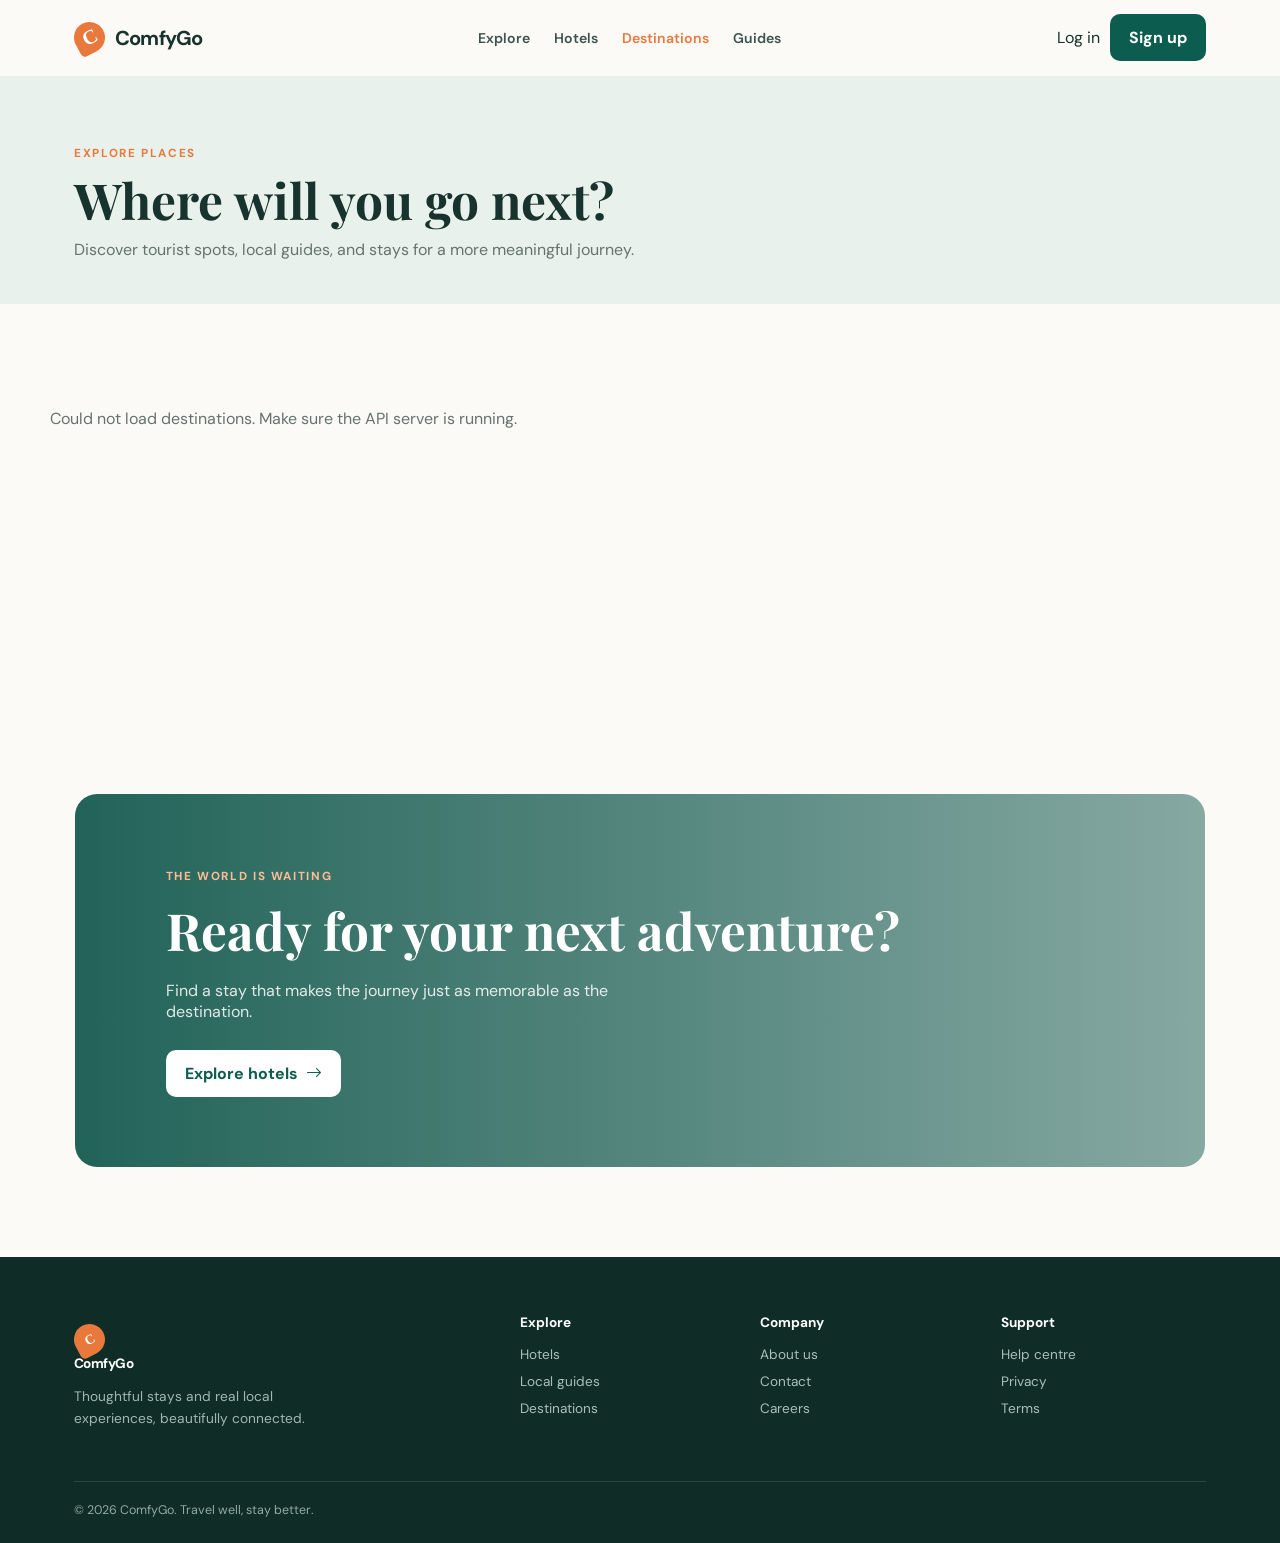
<file: frontend/destinations.html>
<!doctype html>
<html lang="en">
<head>
  <meta charset="utf-8">
  <meta name="viewport" content="width=device-width,initial-scale=1">
  <title>Destinations · ComfyGo</title>
  <link rel="stylesheet" href="https://cdn.jsdelivr.net/npm/bootstrap-icons@1.11.3/font/bootstrap-icons.css">
  <link rel="preconnect" href="https://fonts.googleapis.com">
  <link rel="preconnect" href="https://fonts.gstatic.com" crossorigin>
  <link rel="stylesheet" href="https://fonts.googleapis.com/css2?family=DM+Sans:wght@400;500;600;700&family=Playfair+Display:wght@600;700&display=swap">
  <link rel="stylesheet" href="css/style.css">
  <style>
    .dest-tabs { display:flex; gap:10px; margin-bottom:30px; flex-wrap:wrap; }
    .dest-tab { padding:10px 20px; border-radius:10px; border:1px solid var(--line); background:#fff; cursor:pointer; font-weight:600; font-size:.9rem; transition:.2s; }
    .dest-tab.active { background:var(--forest); color:#fff; border-color:var(--forest); }
    .dest-tab:hover:not(.active) { border-color:var(--forest); color:var(--forest); }
    .city-section { margin-bottom:50px; }
    .city-header { display:flex; align-items:center; gap:15px; margin-bottom:20px; padding-bottom:15px; border-bottom:2px solid var(--line); }
    .city-header h2 { font-family:'Playfair Display',serif; font-size:1.8rem; margin:0; }
    .city-header .country { color:var(--muted); font-size:.9rem; }
    .city-header .spot-count { background:var(--mint); color:var(--forest); padding:4px 12px; border-radius:999px; font-size:.78rem; font-weight:700; }
    .spots-grid { display:grid; grid-template-columns:repeat(3,1fr); gap:20px; margin-bottom:25px; }
    .spot-card { background:#fff; border:1px solid var(--line); border-radius:14px; padding:22px; transition:.25s; }
    .spot-card:hover { transform:translateY(-4px); box-shadow:var(--shadow); }
    .spot-card[style*="cursor"]:hover { border-color:var(--forest); }
    .spot-category { display:inline-block; padding:4px 10px; border-radius:999px; font-size:.72rem; font-weight:700; text-transform:uppercase; letter-spacing:.06em; margin-bottom:10px; }
    .cat-historical { background:#fff0cf; color:#9a6716; }
    .cat-beach { background:#e0f0ff; color:#1a6fb5; }
    .cat-nature { background:#e2f4ea; color:#177457; }
    .cat-mountain { background:#f0e8ff; color:#6b3fa0; }
    .cat-cultural { background:#fff0ed; color:#a63b20; }
    .spot-name { font-family:'Playfair Display',serif; font-size:1.15rem; margin:0 0 8px; }
    .spot-desc { font-size:.88rem; color:var(--muted); line-height:1.65; margin:0; }
    .spot-rating { font-size:.86rem; font-weight:700; margin-top:10px; }
    .spot-rating i { color:var(--gold); }
    .guides-section { background:var(--mint); border-radius:14px; padding:22px; }
    .guides-section h3 { font-size:1rem; margin:0 0 15px; display:flex; align-items:center; gap:8px; }
    .guide-row { display:flex; gap:15px; flex-wrap:wrap; }
    .guide-chip { display:flex; align-items:center; gap:10px; background:#fff; border-radius:12px; padding:12px 16px; border:1px solid var(--line); min-width:220px; }
    .guide-chip img { width:42px; height:42px; border-radius:50%; object-fit:cover; }
    .guide-chip .guide-info { font-size:.85rem; }
    .guide-chip .guide-info b { display:block; font-size:.9rem; }
    .guide-chip .guide-info small { color:var(--muted); }
    .guide-chip .guide-exp { font-size:.75rem; color:var(--forest); font-weight:700; white-space:nowrap; }
    @media(max-width:800px) { .spots-grid { grid-template-columns:1fr; } .guide-row { flex-direction:column; } }
  </style>
</head>
<body>
<nav class="site-nav">
  <div class="shell nav-inner">
    <a class="brand" href="index.html"><b class="brand-mark">C</b>ComfyGo</a>
    <div class="nav-links" id="navLinks">
      <a href="index.html">Explore</a>
      <a href="hotels.html">Hotels</a>
      <a class="active" href="destinations.html">Destinations</a>
      <a href="guides.html">Guides</a>
    </div>
    <div class="nav-actions">
      <a href="login.html">Log in</a>
      <a class="btn btn-primary" href="register.html">Sign up</a>
    </div>
    <button class="menu-toggle" data-menu><i class="bi bi-list"></i></button>
  </div>
</nav>

<header class="page-hero">
  <div class="shell">
    <span class="eyebrow">EXPLORE PLACES</span>
    <h1 class="page-title">Where will you go next?</h1>
    <p>Discover tourist spots, local guides, and stays for a more meaningful journey.</p>
  </div>
</header>

<main class="shell section" id="destinations-container" style="min-height:400px">
  <p class="muted">Loading destinations…</p>
</main>

<div class="shell">
  <section class="cta">
    <span class="eyebrow" style="color:#ffbd95">THE WORLD IS WAITING</span>
    <h2>Ready for your next adventure?</h2>
    <p>Find a stay that makes the journey just as memorable as the destination.</p>
    <a class="btn" href="hotels.html">Explore hotels <i class="bi bi-arrow-right"></i></a>
  </section>
</div>

<footer class="footer">
  <div class="shell">
    <div class="footer-grid">
      <div>
        <a class="brand" href="index.html"><b class="brand-mark">C</b>ComfyGo</a>
        <p>Thoughtful stays and real local experiences, beautifully connected.</p>
      </div>
      <div><h4>Explore</h4><a href="hotels.html">Hotels</a><a href="guides.html">Local guides</a><a href="destinations.html">Destinations</a></div>
      <div><h4>Company</h4><a href="#">About us</a><a href="#">Contact</a><a href="#">Careers</a></div>
      <div><h4>Support</h4><a href="#">Help centre</a><a href="#">Privacy</a><a href="#">Terms</a></div>
    </div>
    <div class="footer-bottom">© 2026 ComfyGo. Travel well, stay better.</div>
  </div>
</footer>

<div class="toast" id="toast"></div>

<script src="js/utils/storage.js?v=5"></script>
<script src="js/api/client.js?v=5"></script>
<script src="js/ui.js?v=5"></script>
<script>
const guidePortraits = [
  'https://images.unsplash.com/photo-1500648767791-00dcc994a43e?auto=format&fit=crop&w=100&q=85',
  'https://images.unsplash.com/photo-1534528741775-53994a69daeb?auto=format&fit=crop&w=100&q=85',
  'https://images.unsplash.com/photo-1506794778202-cad84cf45f1d?auto=format&fit=crop&w=100&q=85',
  'https://images.unsplash.com/photo-1494790108377-be9c29b29330?auto=format&fit=crop&w=100&q=85',
  'https://images.unsplash.com/photo-1507003211169-0a1dd7228f2d?auto=format&fit=crop&w=100&q=85',
  'https://images.unsplash.com/photo-1438761681033-6461ffad8d80?auto=format&fit=crop&w=100&q=85',
  'https://images.unsplash.com/photo-1472099645785-5658abf4ff4e?auto=format&fit=crop&w=100&q=85',
  'https://images.unsplash.com/photo-1544005313-94ddf0286df2?auto=format&fit=crop&w=100&q=85',
];

const countryFlags = {
  'Sri Lanka': '<i class="bi bi-geo-alt"></i>', 'Bangladesh': '<i class="bi bi-geo-alt"></i>', 'Nepal': '<i class="bi bi-geo-alt"></i>',
  'Thailand': '<i class="bi bi-geo-alt"></i>', 'India': '<i class="bi bi-geo-alt"></i>',
};

document.addEventListener('DOMContentLoaded', async () => {
  const container = document.getElementById('destinations-container');

  try {
    const [spotsData, guidesData] = await Promise.all([
      apiClient.get('/tourist-spots/?limit=100'),
      apiClient.get('/guides/?limit=50'),
    ]);

    const spots = spotsData.items || [];
    const allGuides = guidesData.items || [];

    const cityMap = {};
    spots.forEach(s => {
      const key = s.spot_city + '|' + s.spot_country;
      if (!cityMap[key]) cityMap[key] = { city: s.spot_city, country: s.spot_country, spots: [], guides: [] };
      cityMap[key].spots.push(s);
    });

    allGuides.forEach(g => {
      if (g.guide_city) {
        const key = Object.keys(cityMap).find(k => cityMap[k].city === g.guide_city);
        if (key) cityMap[key].guides.push(g);
      }
    });

    const cities = Object.values(cityMap).sort((a, b) => b.spots.length - a.spots.length);

    if (cities.length === 0) {
      container.innerHTML = '<p class="muted">No destinations available yet.</p>';
      return;
    }

    container.innerHTML = `
      <div class="section-head">
        <div>
          <span class="eyebrow">DISCOVER THE BEST PLACES</span>
          <h2>All destinations</h2>
          <p>Tourist spots, local guides, and stays across ${cities.length} cities.</p>
        </div>
      </div>
      ${cities.map((c, ci) => renderCity(c, ci)).join('')}
    `;
  } catch (error) {
    container.innerHTML = '<p class="muted">Could not load destinations. Make sure the API server is running.</p>';
    console.error('Error:', error);
  }
});

function renderCity(cityData, cityIndex) {
  const { city, country, spots, guides } = cityData;
  const flag = countryFlags[country] || '';

  return `
    <div class="city-section">
      <div class="city-header">
        <div>
          <h2>${flag} ${escapeHtml(city)}</h2>
          <span class="country">${escapeHtml(country)}</span>
        </div>
        <span class="spot-count">${spots.length} spot${spots.length !== 1 ? 's' : ''}</span>
        <a class="btn btn-ghost" href="hotels.html?city=${encodeURIComponent(city)}" style="margin-left:auto">
          <i class="bi bi-buildings"></i> Find hotels
        </a>
      </div>

      <div class="spots-grid">
        ${spots.map((s, i) => renderSpot(s, i)).join('')}
      </div>

      ${guides.length > 0 ? `
        <div class="guides-section">
          <h3><i class="bi bi-compass"></i> Local guides in ${escapeHtml(city)}</h3>
          <div class="guide-row">
            ${guides.map((g, i) => renderGuideChip(g, i)).join('')}
          </div>
        </div>
      ` : `
        <div class="guides-section" style="opacity:0.7">
          <h3><i class="bi bi-compass"></i> Local guides in ${escapeHtml(city)}</h3>
          <p class="muted" style="margin:0;font-size:.88rem">No guides available for this city yet.</p>
        </div>
      `}
    </div>
  `;
}

function renderSpot(spot, index) {
  const catClass = 'cat-' + (spot.spot_category || 'attraction').toLowerCase();
  const typeBadge = spot.spot_type ? `<span style="display:inline-block;padding:2px 8px;border-radius:999px;font-size:.68rem;font-weight:600;background:#f0f7ff;color:#3b82f6;margin-bottom:6px">${escapeHtml(spot.spot_type)}</span> ` : '';
  const rating = spot.spot_rating ? `<div class="spot-rating"><i class="bi bi-star-fill"></i> ${spot.spot_rating}.0 ${spot.spot_review_count ? `<span style="font-weight:400;color:var(--muted);font-size:.8rem">(${spot.spot_review_count.toLocaleString()})</span>` : ''}</div>` : '';
  const hours = spot.spot_opening_hours ? `<div style="display:flex;align-items:center;gap:4px;margin-top:6px;font-size:.78rem;color:var(--muted)"><i class="bi bi-clock"></i> ${escapeHtml(spot.spot_opening_hours.split('.')[0])}</div>` : '';
  const fee = spot.spot_entry_fee ? `<div style="display:flex;align-items:center;gap:4px;margin-top:3px;font-size:.78rem;color:var(--forest);font-weight:600"><i class="bi bi-ticket"></i> ${escapeHtml(spot.spot_entry_fee.split('.')[0])}</div>` : '';

  return `
    <a href="destinations_details.html?id=${spot.spot_id}" class="spot-card" style="text-decoration:none;color:inherit;cursor:pointer">
      <span class="spot-category ${catClass}">${escapeHtml(spot.spot_category || 'Attraction')}</span>
      ${typeBadge}
      <h3 class="spot-name">${escapeHtml(spot.spot_name)}</h3>
      <p class="spot-desc">${escapeHtml(spot.spot_description || 'A wonderful place to visit.')}</p>
      ${rating}${hours}${fee}
      <span style="display:inline-flex;align-items:center;gap:4px;margin-top:10px;color:var(--forest);font-weight:600;font-size:.85rem">Explore <i class="bi bi-arrow-right"></i></span>
    </a>
  `;
}

function renderGuideChip(guide, index) {
  const exp = guide.guide_experience || 0;
  const expText = exp > 0 ? exp + ' yrs exp.' : 'New guide';
  const langs = guide.guide_language || 'English';

  return `
    <div class="guide-chip">
      <img src="${guidePortraits[index % guidePortraits.length]}" alt="${escapeHtml(guide.guide_name)}">
      <div class="guide-info">
        <b>${escapeHtml(guide.guide_name)}</b>
        <small><i class="bi bi-translate"></i> ${escapeHtml(langs)}</small>
      </div>
      <span class="guide-exp">${expText}</span>
    </div>
  `;
}

function escapeHtml(text) {
  const div = document.createElement('div');
  div.textContent = text || '';
  return div.innerHTML;
}
</script>
</body>
</html>
</file>
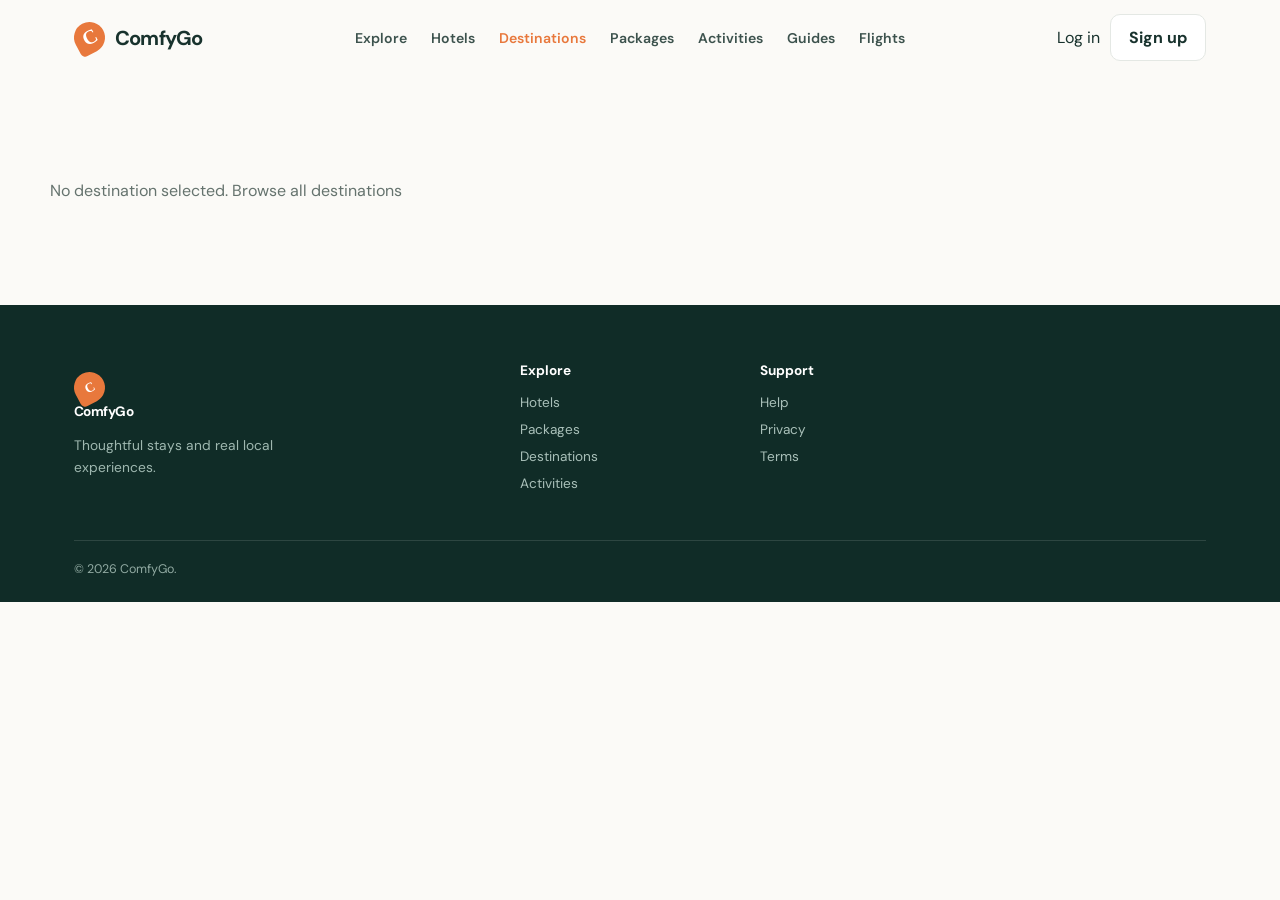
<file: frontend/destinations_details.html>
<!doctype html>
<html lang="en">
<head>
  <meta charset="utf-8">
  <meta name="viewport" content="width=device-width,initial-scale=1">
  <title>Destination · ComfyGo</title>
  <link rel="stylesheet" href="https://cdn.jsdelivr.net/npm/bootstrap-icons@1.11.3/font/bootstrap-icons.css">
  <link rel="preconnect" href="https://fonts.googleapis.com">
  <link rel="preconnect" href="https://fonts.gstatic.com" crossorigin>
  <link rel="stylesheet" href="https://fonts.googleapis.com/css2?family=DM+Sans:wght@400;500;600;700&family=Playfair+Display:wght@600;700&display=swap">
  <link rel="stylesheet" href="css/style.css">
  <style>
    .detail-hero{position:relative;height:55vh;min-height:400px;overflow:hidden;margin-top:60px;background:var(--sage);display:flex;align-items:flex-end}
    .detail-hero img{position:absolute;inset:0;width:100%;height:100%;object-fit:cover}
    .detail-hero::after{content:'';position:absolute;inset:0;background:linear-gradient(transparent 40%,rgba(16,44,39,.85))}
    .detail-hero-content{position:relative;z-index:2;padding:40px 0;width:100%}
    .detail-hero-content .shell{max-width:1000px}
    .detail-hero .detail-category{display:inline-block;padding:5px 14px;border-radius:999px;font-size:.78rem;font-weight:700;text-transform:uppercase;letter-spacing:.06em;margin-bottom:12px;color:#fff}
    .detail-hero h1{font-family:'Playfair Display',serif;font-size:2.8rem;color:#fff;margin:0 0 10px;line-height:1.15}
    .detail-hero .hero-meta{display:flex;flex-wrap:wrap;gap:16px;color:rgba(255,255,255,.85);font-size:.92rem}
    .detail-hero .hero-meta span{display:flex;align-items:center;gap:5px}
    .detail-body{max-width:1000px;margin:0 auto;padding:40px 20px 80px}
    .detail-grid{display:grid;grid-template-columns:1fr 340px;gap:40px}
    .detail-main h2{font-family:'Playfair Display',serif;font-size:1.4rem;margin:28px 0 12px;display:flex;align-items:center;gap:8px}
    .detail-main p{color:var(--muted);line-height:1.8;font-size:.92rem;margin:0 0 14px}
    .info-card{background:#fff;border:1px solid var(--line);border-radius:14px;padding:20px;margin-bottom:14px}
    .info-card h3{font-size:.95rem;margin:0 0 12px;display:flex;align-items:center;gap:8px}
    .info-row{display:flex;justify-content:space-between;padding:8px 0;border-bottom:1px solid var(--line);font-size:.86rem}
    .info-row:last-child{border:none}
    .info-row .label{color:var(--muted)}
    .info-row .value{font-weight:600;text-align:right;max-width:60%}
    .tag-list{display:flex;flex-wrap:wrap;gap:8px;margin:0 0 8px}
    .tag{background:var(--mint);color:var(--forest);padding:6px 14px;border-radius:999px;font-size:.82rem;font-weight:600}
    .tag-blue{background:#e8f4f8;color:#1a6fb5}
    .tag-gold{background:#fff8e1;color:#9a6716}
    .tip-box{background:#fffbf0;border-left:3px solid var(--gold);border-radius:0 10px 10px 0;padding:14px 18px;margin:14px 0;font-size:.88rem;line-height:1.7}
    .safety-box{background:#fff0f0;border-left:3px solid #d94a4a;border-radius:0 10px 10px 0;padding:14px 18px;margin:14px 0;font-size:.88rem;line-height:1.7}
    .access-box{background:#f0f7ff;border-left:3px solid #3b82f6;border-radius:0 10px 10px 0;padding:14px 18px;margin:14px 0;font-size:.88rem;line-height:1.7}
    .gallery-grid{display:grid;grid-template-columns:repeat(4,1fr);gap:10px;margin:16px 0}
    .gallery-grid img{width:100%;height:140px;object-fit:cover;border-radius:10px;cursor:pointer;transition:.25s}
    .gallery-grid img:hover{transform:scale(1.03)}
    .nearby-item{display:flex;align-items:center;gap:12px;padding:10px 0;border-bottom:1px solid var(--line);font-size:.88rem}
    .nearby-item:last-child{border:none}
    .nearby-item .dist{color:var(--muted);font-size:.82rem;margin-left:auto}
    .facility-chips{display:flex;flex-wrap:wrap;gap:8px}
    .facility-chip{display:flex;align-items:center;gap:6px;padding:6px 12px;background:var(--mint);color:var(--forest);border-radius:999px;font-size:.8rem;font-weight:600}
    .restaurant-card{display:flex;align-items:center;gap:14px;padding:12px;border:1px solid var(--line);border-radius:12px;margin-bottom:10px}
    .restaurant-card .r-icon{width:44px;height:44px;border-radius:10px;background:var(--mint);display:flex;align-items:center;justify-content:center;font-size:1.2rem;color:var(--forest)}
    .restaurant-card .r-info{flex:1}
    .restaurant-card .r-info b{display:block;font-size:.9rem}
    .restaurant-card .r-info small{color:var(--muted);font-size:.8rem}
    .restaurant-card .r-price{font-weight:700;font-size:.88rem;color:var(--forest)}
    .hotel-mini{display:flex;align-items:center;gap:10px;padding:10px;border:1px solid var(--line);border-radius:10px;margin-bottom:8px}
    .hotel-mini .h-info{flex:1}
    .hotel-mini .h-info b{display:block;font-size:.88rem}
    .hotel-mini .h-info small{color:var(--muted);font-size:.78rem}
    .hotel-mini .h-rating{color:var(--gold);font-size:.82rem;font-weight:700}
    .hotel-mini .h-price{font-size:.82rem;font-weight:600;color:var(--forest)}
    .hotel-mini .h-dist{font-size:.75rem;color:var(--muted)}
    .guide-card-detail{display:flex;gap:14px;align-items:center;background:var(--mint);border-radius:12px;padding:14px;margin-bottom:10px}
    .guide-card-detail img{width:48px;height:48px;border-radius:50%;object-fit:cover}
    .guide-card-detail .ginfo b{display:block;font-size:.9rem}
    .guide-card-detail .ginfo small{color:var(--muted);font-size:.82rem}
    .coord-badge{display:inline-flex;align-items:center;gap:6px;background:#f4f7f6;padding:6px 14px;border-radius:999px;font-size:.82rem;color:var(--muted)}
    .map-link{display:inline-flex;align-items:center;gap:6px;padding:8px 16px;background:var(--forest);color:#fff;border-radius:10px;text-decoration:none;font-size:.85rem;font-weight:600;transition:.2s}
    .map-link:hover{opacity:.9}
    @media(max-width:800px){.detail-grid{grid-template-columns:1fr}.detail-hero{height:40vh;min-height:280px}.detail-hero h1{font-size:1.8rem}.gallery-grid{grid-template-columns:repeat(2,1fr)}}
  </style>
</head>
<body>
<nav class="site-nav"><div class="shell nav-inner"><a class="brand" href="index.html"><b class="brand-mark">C</b>ComfyGo</a><div class="nav-links" id="navLinks"><a href="index.html">Explore</a><a href="hotels.html">Hotels</a><a class="active" href="destinations.html">Destinations</a><a href="packages.html">Packages</a><a href="activities.html">Activities</a><a href="guides.html">Guides</a><a href="flights.html">Flights</a></div><div class="nav-actions"><a href="login.html">Log in</a><a class="btn btn-ghost" href="register.html">Sign up</a></div><button class="menu-toggle" data-menu><i class="bi bi-list"></i></button></div></nav>

<div id="detail-root"><div class="shell section" style="min-height:500px"><p class="muted">Loading destination…</p></div></div>

<footer class="footer"><div class="shell"><div class="footer-grid"><div><a class="brand" href="index.html"><b class="brand-mark">C</b>ComfyGo</a><p>Thoughtful stays and real local experiences.</p></div><div><h4>Explore</h4><a href="hotels.html">Hotels</a><a href="packages.html">Packages</a><a href="destinations.html">Destinations</a><a href="activities.html">Activities</a></div><div><h4>Support</h4><a href="#">Help</a><a href="#">Privacy</a><a href="#">Terms</a></div></div><div class="footer-bottom">© 2026 ComfyGo.</div></div></footer>

<script src="js/utils/storage.js?v=7"></script>
<script src="js/api/client.js?v=7"></script>
<script src="js/ui.js?v=7"></script>
<script>
const guidePortraits=['https://images.unsplash.com/photo-1500648767791-00dcc994a43e?auto=format&fit=crop&w=100&q=85','https://images.unsplash.com/photo-1534528741775-53994a69daeb?auto=format&fit=crop&w=100&q=85','https://images.unsplash.com/photo-1506794778202-cad84cf45f1d?auto=format&fit=crop&w=100&q=85','https://images.unsplash.com/photo-1494790108377-be9c29b29330?auto=format&fit=crop&w=100&q=85','https://images.unsplash.com/photo-1507003211169-0a1dd7228f2d?auto=format&fit=crop&w=100&q=85','https://images.unsplash.com/photo-1438761681033-6461ffad8d80?auto=format&fit=crop&w=100&q=85'];
const countryFlags={'Sri Lanka':'<i class="bi bi-geo-alt"></i>','Bangladesh':'<i class="bi bi-geo-alt"></i>','Nepal':'<i class="bi bi-geo-alt"></i>','Thailand':'<i class="bi bi-geo-alt"></i>','India':'<i class="bi bi-geo-alt"></i>'};
const catColors={'Historical':'#9a6716','Beach':'#1a6fb5','Mountain':'#6b3fa0','Nature':'#177457','Cultural':'#a63b20','Adventure':'#c05621','Wildlife':'#2d7d46'};
function escapeHtml(t){const d=document.createElement('div');d.textContent=t||'';return d.innerHTML}
function parseJson(s){try{return JSON.parse(s)}catch{return[]}}
function facilityIcon(f){const l=f.toLowerCase();if(l.includes('parking'))return'bi-p-circle';if(l.includes('restroom')||l.includes('toilet'))return'bi-droplet';if(l.includes('café')||l.includes('cafe'))return'bi-cup-hot';if(l.includes('shop'))return'bi-bag';if(l.includes('atm'))return'bi-credit-card';if(l.includes('guide'))return'bi-compass';if(l.includes('museum'))return'bi-building';if(l.includes('lifeguard'))return'bi-shield-check';if(l.includes('umbrella')||l.includes('beach'))return'bi-sun';if(l.includes('rental'))return'bi-tools';if(l.includes('restaurant'))return'bi-utensils';if(l.includes('gym'))return'bi-bicycle';return'bi-check2-circle'}

document.addEventListener('DOMContentLoaded',async()=>{
  const root=document.getElementById('detail-root');
  const params=new URLSearchParams(window.location.search);
  const spotId=params.get('id');
  if(!spotId){root.innerHTML='<div class="shell section"><p class="muted">No destination selected. <a href="destinations.html">Browse all destinations</a></p></div>';return}

  try{
    const spot=await apiClient.get('/tourist-spots/'+spotId);
    const guidesData=await apiClient.get('/guides/?limit=50');
    const allGuides=(guidesData.items||[]).filter(g=>g.guide_city===spot.spot_city);
    const galleries=parseJson(spot.spot_gallery_images);
    const attractions=parseJson(spot.spot_attractions);
    const activities=parseJson(spot.spot_activities);
    const nearby=parseJson(spot.spot_nearby);
    const facilities=parseJson(spot.spot_facilities);
    const restaurants=parseJson(spot.spot_nearby_restaurants);
    const hotels=parseJson(spot.spot_nearby_hotels);
    const thingsToDo=parseJson(spot.spot_things_to_do);
    const catColor=catColors[spot.spot_category]||'#177457';
    const flag=countryFlags[spot.spot_country]||'';
    const stars=spot.spot_rating?'<i class="bi bi-star-fill"></i>'.repeat(spot.spot_rating)+'<i class="bi bi-star"></i>'.repeat(5-spot.spot_rating):'';

    root.innerHTML=`
      <header class="detail-hero">
        <img src="${escapeHtml(spot.spot_hero_image||galleries[0]||'https://images.unsplash.com/photo-1506929562872-bb421503ef21?auto=format&fit=crop&w=1200&q=85')}" alt="${escapeHtml(spot.spot_name)}">
        <div class="detail-hero-content"><div class="shell">
          <span class="detail-category" style="background:${catColor}">${escapeHtml(spot.spot_type||spot.spot_category)}</span>
          <h1>${flag} ${escapeHtml(spot.spot_name)}</h1>
          <div class="hero-meta">
            <span><i class="bi bi-geo-alt"></i> ${escapeHtml(spot.spot_city)}, ${escapeHtml(spot.spot_country)}</span>
            <span style="color:#ffbd95">${stars} ${spot.spot_rating||''} ${spot.spot_review_count?`(${spot.spot_review_count.toLocaleString()} reviews)`:''}</span>
            ${spot.spot_latitude?`<span class="coord-badge"><i class="bi bi-pin-map"></i> ${spot.spot_latitude}°, ${spot.spot_longitude}°</span>`:''}
          </div>
        </div></div>
      </header>

      <div class="detail-body">
        <div class="detail-grid">
          <div class="detail-main">
            <h2><i class="bi bi-info-circle"></i> About</h2>
            <p>${escapeHtml(spot.spot_detailed_description||spot.spot_description||'A wonderful destination waiting to be explored.')}</p>

            ${galleries.length?`
              <h2><i class="bi bi-images"></i> Gallery</h2>
              <div class="gallery-grid">${galleries.map((url,i)=>`<img src="${escapeHtml(url)}" alt="Photo ${i+1}" loading="lazy" onerror="this.style.display='none'">`).join('')}</div>
            `:''}

            ${thingsToDo.length?`
              <h2><i class="bi bi-lightning"></i> Things to Do</h2>
              <div class="tag-list">${thingsToDo.map(t=>`<span class="tag tag-blue"><i class="bi bi-check2-circle"></i> ${escapeHtml(t)}</span>`).join('')}</div>
            `:''}

            ${attractions.length?`
              <h2><i class="bi bi-star"></i> Top Attractions</h2>
              <div class="tag-list">${attractions.map(a=>`<span class="tag"><i class="bi bi-pin-angle"></i> ${escapeHtml(a)}</span>`).join('')}</div>
            `:''}

            ${activities.length?`
              <h2><i class="bi bi-compass"></i> Activities</h2>
              <div class="tag-list">${activities.map(a=>`<span class="tag tag-gold"><i class="bi bi-play-circle"></i> ${escapeHtml(a)}</span>`).join('')}</div>
            `:''}

            ${restaurants.length?`
              <h2><i class="bi bi-utensils"></i> Nearby Restaurants</h2>
              ${restaurants.map(r=>`
                <div class="restaurant-card">
                  <div class="r-icon"><i class="bi bi-cup-hot"></i></div>
                  <div class="r-info"><b>${escapeHtml(r.name)}</b><small>${escapeHtml(r.cuisine||'')}</small></div>
                  <span class="r-price">${escapeHtml(r.price||'')}</span>
                </div>
              `).join('')}
            `:''}

            ${nearby.length?`
              <h2><i class="bi bi-signpost"></i> Nearby Places</h2>
              ${nearby.map(n=>`<div class="nearby-item"><i class="bi bi-geo-alt" style="color:var(--forest)"></i><span>${escapeHtml(n.name)}</span><span class="dist">${escapeHtml(n.distance)}</span></div>`).join('')}
            `:''}

            ${spot.spot_travel_tips?`
              <h2><i class="bi bi-lightbulb"></i> Travel Tips</h2>
              <div class="tip-box"><i class="bi bi-info-circle"></i> ${escapeHtml(spot.spot_travel_tips)}</div>
            `:''}

            ${spot.spot_safety_info?`
              <h2><i class="bi bi-shield-check"></i> Safety</h2>
              <div class="safety-box"><i class="bi bi-exclamation-triangle"></i> ${escapeHtml(spot.spot_safety_info)}</div>
            `:''}

            ${spot.spot_accessibility?`
              <h2><i class="bi bi-universal-access"></i> Accessibility</h2>
              <div class="access-box"><i class="bi bi-person-wheelchair"></i> ${escapeHtml(spot.spot_accessibility)}</div>
            `:''}

            ${spot.spot_transport_info?`
              <h2><i class="bi bi-bus-front"></i> Getting There</h2>
              <p>${escapeHtml(spot.spot_transport_info)}</p>
            `:''}

            ${spot.spot_latitude?`
              <h2><i class="bi bi-map"></i> Location</h2>
              <a class="map-link" href="https://www.google.com/maps?q=${spot.spot_latitude},${spot.spot_longitude}" target="_blank"><i class="bi bi-box-arrow-up-right"></i> Open in Google Maps</a>
            `:''}
          </div>

          <aside>
            <!-- Quick Facts -->
            <div class="info-card">
              <h3><i class="bi bi-clipboard-data"></i> Quick Facts</h3>
              ${spot.spot_opening_hours?`<div class="info-row"><span class="label"><i class="bi bi-clock"></i> Hours</span><span class="value">${escapeHtml(spot.spot_opening_hours)}</span></div>`:''}
              ${spot.spot_entry_fee?`<div class="info-row"><span class="label"><i class="bi bi-ticket"></i> Entry Fee</span><span class="value">${escapeHtml(spot.spot_entry_fee)}</span></div>`:''}
              ${spot.spot_duration?`<div class="info-row"><span class="label"><i class="bi bi-hourglass-split"></i> Duration</span><span class="value">${escapeHtml(spot.spot_duration)}</span></div>`:''}
              <div class="info-row"><span class="label"><i class="bi bi-calendar3"></i> Best Time</span><span class="value">${escapeHtml(spot.spot_best_time||'Year-round')}</span></div>
              ${spot.spot_budget_daily?`<div class="info-row"><span class="label"><i class="bi bi-wallet2"></i> Budget</span><span class="value">${escapeHtml(spot.spot_budget_daily)}</span></div>`:''}
              ${spot.spot_currency?`<div class="info-row"><span class="label"><i class="bi bi-cash-stack"></i> Currency</span><span class="value">${escapeHtml(spot.spot_currency)}</span></div>`:''}
              ${spot.spot_language?`<div class="info-row"><span class="label"><i class="bi bi-translate"></i> Language</span><span class="value">${escapeHtml(spot.spot_language)}</span></div>`:''}
              ${spot.spot_timezone?`<div class="info-row"><span class="label"><i class="bi bi-globe2"></i> Timezone</span><span class="value">${escapeHtml(spot.spot_timezone)}</span></div>`:''}
            </div>

            <!-- Facilities -->
            ${facilities.length?`
              <div class="info-card">
                <h3><i class="bi bi-grid-3x3-gap"></i> Facilities</h3>
                <div class="facility-chips">${facilities.map(f=>`<span class="facility-chip"><i class="bi ${facilityIcon(f)}"></i> ${escapeHtml(f)}</span>`).join('')}</div>
              </div>
            `:''}

            <!-- Weather -->
            ${spot.spot_weather?`
              <div class="info-card">
                <h3><i class="bi bi-cloud-sun"></i> Weather</h3>
                <p style="margin:0;font-size:.86rem;color:var(--muted);line-height:1.7">${escapeHtml(spot.spot_weather)}</p>
              </div>
            `:''}

            <!-- Nearby Hotels -->
            ${hotels.length?`
              <div class="info-card">
                <h3><i class="bi bi-buildings"></i> Nearby Hotels</h3>
                ${hotels.map(h=>`
                  <div class="hotel-mini">
                    <div class="h-info">
                      <b>${escapeHtml(h.name)}</b>
                      <small>${'<i class="bi bi-star-fill" style="color:var(--gold)"></i>'.repeat(h.rating||0)} ${h.rating?h.rating+' star':''}</small>
                    </div>
                    <div style="text-align:right">
                      <span class="h-price">${escapeHtml(h.price||'')}</span><br>
                      <span class="h-dist">${escapeHtml(h.distance||'')}</span>
                    </div>
                  </div>
                `).join('')}
                <a class="btn btn-ghost" href="hotels.html?city=${encodeURIComponent(spot.spot_city)}" style="width:100%;justify-content:center;margin-top:8px;font-size:.85rem">Find more hotels</a>
              </div>
            `:''}

            <!-- Local Guides -->
            ${allGuides.length?`
              <div class="info-card" style="background:var(--mint);border-color:var(--mint)">
                <h3><i class="bi bi-compass"></i> Local Guides</h3>
                ${allGuides.slice(0,4).map((g,i)=>`
                  <div class="guide-card-detail">
                    <img src="${guidePortraits[i%guidePortraits.length]}" alt="${escapeHtml(g.guide_name)}">
                    <div class="ginfo">
                      <b>${escapeHtml(g.guide_name)}</b>
                      <small><i class="bi bi-translate"></i> ${escapeHtml(g.guide_language||'English')}</small>
                      <small>${g.guide_experience||0} years exp.</small>
                    </div>
                  </div>
                `).join('')}
                <a class="btn btn-ghost" href="guides.html" style="width:100%;justify-content:center;margin-top:8px;font-size:.85rem">View all guides</a>
              </div>
            `:`
              <div class="info-card" style="background:var(--mint);border-color:var(--mint)">
                <h3><i class="bi bi-compass"></i> Local Guides</h3>
                <p style="margin:0;font-size:.85rem;color:var(--muted)">No guides available for ${escapeHtml(spot.spot_city)} yet.</p>
              </div>
            `}

            <!-- CTA -->
            <div style="margin-top:14px;display:flex;flex-direction:column;gap:8px">
              <a class="btn btn-primary" href="hotels.html?city=${encodeURIComponent(spot.spot_city)}" style="width:100%;justify-content:center"><i class="bi bi-buildings"></i> Hotels in ${escapeHtml(spot.spot_city)}</a>
              <a class="btn btn-ghost" href="packages.html" style="width:100%;justify-content:center"><i class="bi bi-map"></i> Tour packages</a>
            </div>
          </aside>
        </div>
      </div>
    `;
    document.title=spot.spot_name+' · ComfyGo';
  }catch(error){
    root.innerHTML=`<div class="shell section" style="text-align:center;padding:100px 20px"><i class="bi bi-geo-alt" style="font-size:3rem;color:var(--muted)"></i><h2 style="margin:20px 0 10px">Destination not found</h2><p class="muted">This destination may have been removed or the link is invalid.</p><a class="btn btn-primary" href="destinations.html" style="margin-top:20px">Browse all destinations</a></div>`;
  }
});
</script>
</body>
</html>
</file>
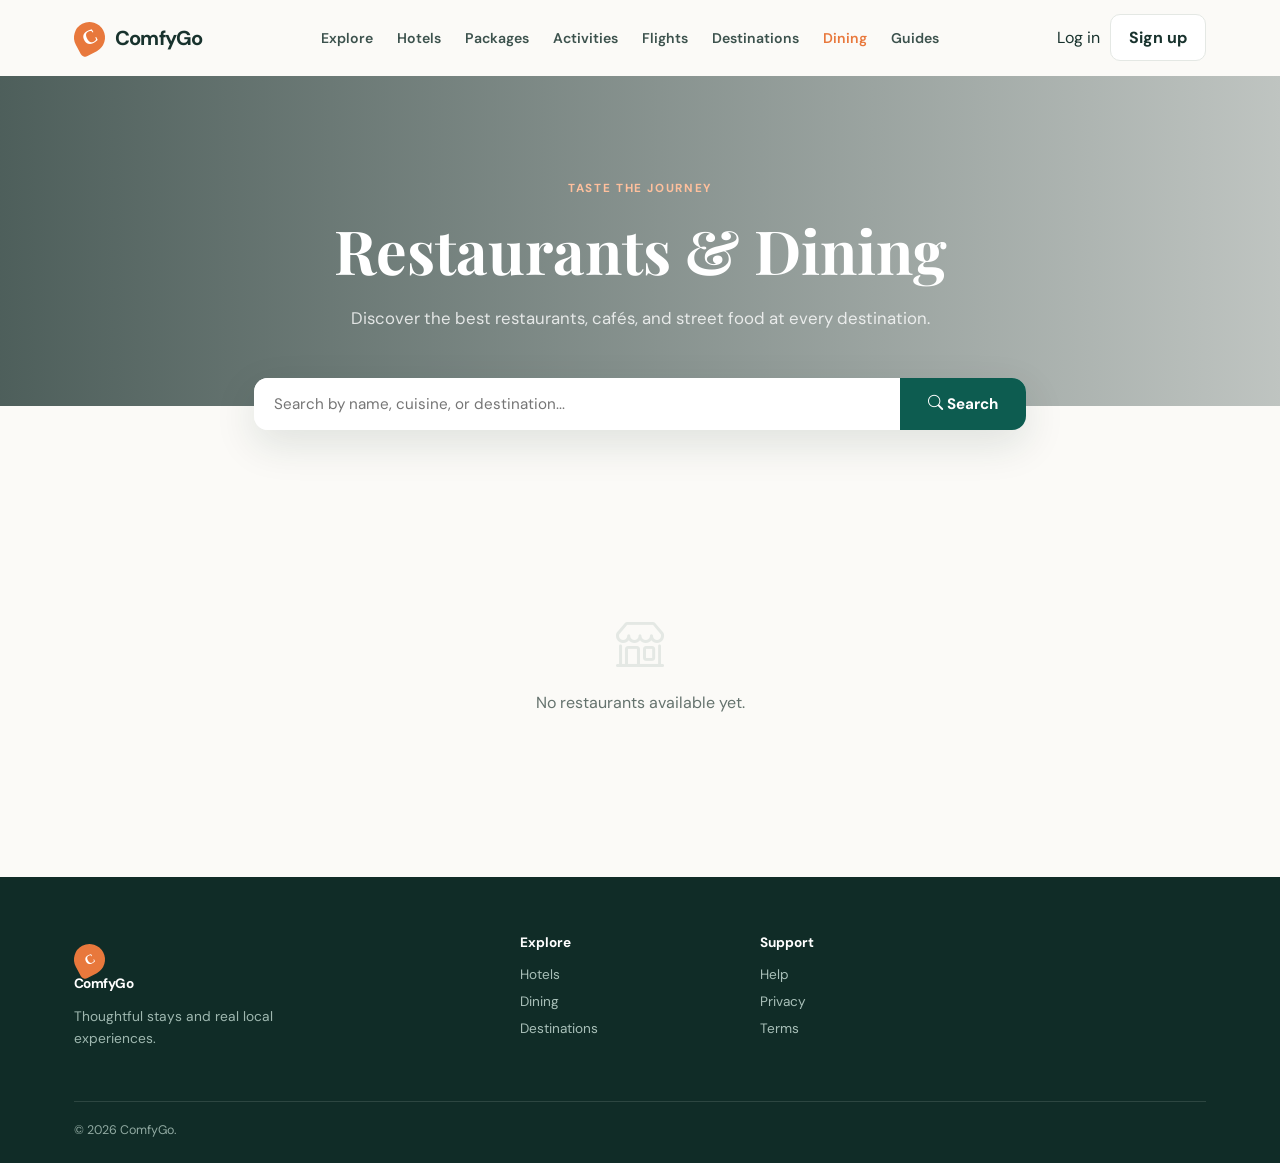
<file: frontend/dining.html>
<!doctype html>
<html lang="en">
<head>
  <meta charset="utf-8">
  <meta name="viewport" content="width=device-width,initial-scale=1">
  <title>Dining · ComfyGo</title>
  <link rel="stylesheet" href="https://cdn.jsdelivr.net/npm/bootstrap-icons@1.11.3/font/bootstrap-icons.css">
  <link rel="preconnect" href="https://fonts.googleapis.com">
  <link rel="preconnect" href="https://fonts.gstatic.com" crossorigin>
  <link rel="stylesheet" href="https://fonts.googleapis.com/css2?family=DM+Sans:wght@400;500;600;700&family=Playfair+Display:wght@600;700&display=swap">
  <link rel="stylesheet" href="css/style.css">
  <style>
    .rest-hero-bg{background:linear-gradient(90deg,rgba(11,35,31,.72),rgba(11,35,31,.25)),url('https://images.unsplash.com/photo-1517248135467-4c7edcad34c4?auto=format&fit=crop&w=2200&q=85') center/cover no-repeat;padding:100px 0 60px;color:#fff}
    .rest-hero-bg h1{font-family:'Playfair Display',Georgia,serif;font-size:clamp(2.4rem,5vw,3.8rem);margin:12px 0 10px}
    .rest-hero-bg p{color:#ffffffcc;font-size:1.05rem}

    .dining-search{max-width:820px;margin:-28px auto 0;padding:0 24px;position:relative;z-index:3}
    .dining-search-bar{display:flex;background:#fff;border-radius:14px;box-shadow:0 14px 42px rgba(18,48,42,.12);overflow:hidden}
    .dining-search-bar input{flex:1;border:0;padding:16px 20px;font-size:.95rem;outline:0}
    .dining-search-bar button{background:var(--forest);color:#fff;border:0;padding:16px 28px;font-weight:700;font-size:.95rem;cursor:pointer;transition:.2s}
    .dining-search-bar button:hover{background:var(--forest-dark)}

    .dining-stats{display:flex;gap:20px;justify-content:center;flex-wrap:wrap;margin:35px 0 0}
    .dining-stat{text-align:center;padding:14px 22px;background:#fff;border:1px solid var(--line);border-radius:12px;min-width:110px}
    .dining-stat strong{display:block;font-size:1.5rem;color:var(--forest)}
    .dining-stat span{font-size:.75rem;color:var(--muted);font-weight:600}

    .cuisine-chips{display:flex;gap:10px;flex-wrap:wrap;margin:30px 0;justify-content:center}
    .cuisine-chip{padding:8px 18px;border-radius:999px;border:1px solid var(--line);background:#fff;cursor:pointer;font-size:.85rem;font-weight:600;transition:.2s;display:flex;align-items:center;gap:6px}
    .cuisine-chip.active{background:var(--forest);color:#fff;border-color:var(--forest)}
    .cuisine-chip:hover:not(.active){border-color:var(--forest);color:var(--forest)}
    .cuisine-chip i{font-size:1rem}

    .filter-row{display:flex;gap:10px;flex-wrap:wrap;margin:20px 0;align-items:center}
    .filter-group{display:flex;gap:6px;flex-wrap:wrap}
    .filter-label{font-size:.78rem;font-weight:700;color:var(--muted);text-transform:uppercase;letter-spacing:.06em;display:flex;align-items:center}
    .filter-pill{padding:6px 14px;border-radius:999px;border:1px solid var(--line);background:#fff;cursor:pointer;font-size:.8rem;font-weight:600;transition:.2s}
    .filter-pill.active{background:var(--ink);color:#fff;border-color:var(--ink)}
    .filter-pill:hover:not(.active){border-color:var(--forest);color:var(--forest)}
    .filter-divider{width:1px;height:28px;background:var(--line);margin:0 4px}

    .rest-grid{display:grid;grid-template-columns:repeat(2,1fr);gap:22px}
    .rest-card{display:flex;background:#fff;border:1px solid var(--line);border-radius:14px;overflow:hidden;transition:.3s;cursor:pointer;position:relative}
    .rest-card:hover{box-shadow:var(--shadow);transform:translateY(-3px)}
    .rest-img{width:220px;min-height:220px;flex-shrink:0;position:relative}
    .rest-img img{width:100%;height:100%;object-fit:cover}
    .rest-price-badge{position:absolute;top:12px;left:12px;padding:4px 10px;border-radius:999px;font-size:.75rem;font-weight:700;background:rgba(0,0,0,.6);color:#fff;backdrop-filter:blur(4px)}
    .rest-featured-badge{position:absolute;top:12px;right:12px;padding:4px 10px;border-radius:999px;font-size:.7rem;font-weight:700;background:var(--orange);color:#fff}
    .rest-body{padding:20px;flex:1;display:flex;flex-direction:column}
    .rest-body h3{font-size:1.1rem;margin:0 0 4px}
    .rest-body .cuisine{font-size:.82rem;color:var(--forest);font-weight:600;margin-bottom:6px}
    .rest-body .rest-meta{display:flex;flex-wrap:wrap;gap:8px;font-size:.78rem;color:var(--muted);margin-bottom:8px}
    .rest-body .rest-meta span{display:flex;align-items:center;gap:3px}
    .rest-body p{font-size:.85rem;color:var(--muted);line-height:1.6;margin:0 0 10px;flex:1}
    .dish-list{display:flex;flex-wrap:wrap;gap:5px;margin-bottom:10px}
    .dish-tag{padding:3px 8px;border-radius:999px;font-size:.7rem;background:#fff0cf;color:#9a6716;font-weight:600}
    .rest-footer{display:flex;justify-content:space-between;align-items:center;padding-top:10px;border-top:1px solid var(--line)}
    .feature-badges{display:flex;gap:5px;flex-wrap:wrap}
    .feat-badge{padding:3px 8px;border-radius:999px;font-size:.68rem;font-weight:700}
    .feat-veg{background:#e2f4ea;color:#177457}
    .feat-outdoor{background:#e0f0ff;color:#1a6fb5}
    .feat-delivery{background:#f0e8ff;color:#6b3fa0}
    .feat-reserve{background:#fff0cf;color:#9a6716}
    .feat-wifi{background:#e8f4ff;color:#2563eb}
    .feat-parking{background:#f0f0f0;color:#555}
    .feat-music{background:#fde8e8;color:#c0392b}
    .rest-contact{font-size:.78rem;color:var(--muted);margin-top:6px;display:flex;gap:12px;flex-wrap:wrap}
    .rest-contact a{color:var(--forest);font-weight:600}

    .detail-overlay{display:none;position:fixed;inset:0;background:rgba(0,0,0,.55);z-index:100;align-items:center;justify-content:center;padding:24px}
    .detail-overlay.open{display:flex}
    .detail-modal{background:#fff;border-radius:18px;max-width:800px;width:100%;max-height:90vh;overflow-y:auto;position:relative}
    .detail-close{position:absolute;top:16px;right:16px;border:0;background:#fff;border-radius:50%;width:36px;height:36px;font-size:1.2rem;cursor:pointer;z-index:10;box-shadow:0 2px 10px rgba(0,0,0,.15);display:grid;place-items:center}
    .detail-gallery{display:grid;grid-template-columns:2fr 1fr;grid-template-rows:220px 220px;gap:8px;padding:8px}
    .detail-gallery img{width:100%;height:100%;object-fit:cover;border-radius:10px}
    .detail-gallery img:first-child{grid-row:span 2}
    .detail-content{padding:28px 32px 32px}
    .detail-content h2{font-family:'Playfair Display',Georgia,serif;font-size:1.8rem;margin:0 0 6px}
    .detail-content .detail-cuisine{color:var(--forest);font-weight:600;font-size:.9rem;margin-bottom:12px}
    .detail-content .detail-meta{display:flex;flex-wrap:wrap;gap:14px;font-size:.88rem;color:var(--muted);margin-bottom:16px}
    .detail-content .detail-meta span{display:flex;align-items:center;gap:4px}
    .detail-content p{color:var(--muted);line-height:1.7;margin-bottom:20px}
    .detail-section-title{font-size:1rem;font-weight:700;margin:22px 0 10px;display:flex;align-items:center;gap:8px}
    .detail-features{display:flex;flex-wrap:wrap;gap:8px;margin-bottom:16px}
    .detail-info-grid{display:grid;grid-template-columns:1fr 1fr;gap:12px;margin-bottom:16px}
    .detail-info-item{display:flex;align-items:center;gap:8px;font-size:.88rem;color:var(--muted)}
    .detail-info-item i{color:var(--forest);font-size:1rem}
    .detail-dishes{display:flex;flex-wrap:wrap;gap:6px;margin-bottom:16px}

    .review-section{margin-top:24px;border-top:1px solid var(--line);padding-top:20px}
    .review-header{display:flex;justify-content:space-between;align-items:center;margin-bottom:14px}
    .review-header h3{font-size:1rem;margin:0}
    .review-rating-big{font-size:2rem;font-weight:700;color:var(--forest)}
    .review-rating-big small{font-size:.85rem;color:var(--muted);font-weight:500}
    .review-item{padding:14px 0;border-bottom:1px solid var(--line)}
    .review-item:last-child{border-bottom:none}
    .review-item .review-stars{color:var(--gold);font-size:.85rem;margin-bottom:4px}
    .review-item .review-title{font-weight:700;font-size:.9rem;margin-bottom:2px}
    .review-item .review-text{font-size:.84rem;color:var(--muted);line-height:1.6}
    .review-item .review-meta{font-size:.75rem;color:var(--muted);margin-top:4px}

    .no-results{text-align:center;padding:60px 20px;color:var(--muted)}
    .no-results i{font-size:3rem;color:var(--line);margin-bottom:12px;display:block}

    @media(max-width:800px){
      .rest-grid{grid-template-columns:1fr}
      .rest-card{flex-direction:column}
      .rest-img{width:100%;height:180px}
      .detail-gallery{grid-template-columns:1fr;grid-template-rows:200px}
      .detail-gallery img:first-child{grid-row:auto}
      .detail-content{padding:20px}
      .detail-info-grid{grid-template-columns:1fr}
      .dining-search-bar{flex-direction:column}
      .dining-search-bar button{padding:12px}
    }
  </style>
</head>
<body>
<nav class="site-nav">
  <div class="shell nav-inner">
    <a class="brand" href="index.html"><b class="brand-mark">C</b>ComfyGo</a>
    <div class="nav-links" id="navLinks">
      <a href="index.html">Explore</a>
      <a href="hotels.html">Hotels</a>
      <a href="packages.html">Packages</a>
      <a href="activities.html">Activities</a>
      <a href="flights.html">Flights</a>
      <a href="destinations.html">Destinations</a>
      <a class="active" href="dining.html">Dining</a>
      <a href="guides.html">Guides</a>
    </div>
    <div class="nav-actions" id="navActions">
      <a href="login.html">Log in</a>
      <a class="btn btn-ghost" href="register.html">Sign up</a>
    </div>
    <button class="menu-toggle" data-menu><i class="bi bi-list"></i></button>
  </div>
</nav>

<div class="rest-hero-bg">
  <div class="shell" style="text-align:center">
    <span class="eyebrow" style="color:#ffc09d">TASTE THE JOURNEY</span>
    <h1>Restaurants & Dining</h1>
    <p>Discover the best restaurants, cafés, and street food at every destination.</p>
  </div>
</div>

<div class="dining-search">
  <div class="dining-search-bar">
    <input type="text" id="search-input" placeholder="Search by name, cuisine, or destination...">
    <button onclick="applySearch()"><i class="bi bi-search"></i> Search</button>
  </div>
  <div class="dining-stats" id="dining-stats"></div>
</div>

<main class="shell section" id="rest-container" style="min-height:400px">
  <p class="muted" style="text-align:center">Loading restaurants…</p>
</main>

<div class="detail-overlay" id="detail-overlay" onclick="if(event.target===this)closeDetail()">
  <div class="detail-modal" id="detail-modal">
    <button class="detail-close" onclick="closeDetail()"><i class="bi bi-x-lg"></i></button>
    <div id="detail-body"></div>
  </div>
</div>

<footer class="footer">
  <div class="shell">
    <div class="footer-grid">
      <div><a class="brand" href="index.html"><b class="brand-mark">C</b>ComfyGo</a><p>Thoughtful stays and real local experiences.</p></div>
      <div><h4>Explore</h4><a href="hotels.html">Hotels</a><a href="dining.html">Dining</a><a href="destinations.html">Destinations</a></div>
      <div><h4>Support</h4><a href="#">Help</a><a href="#">Privacy</a><a href="#">Terms</a></div>
    </div>
    <div class="footer-bottom">© 2026 ComfyGo.</div>
  </div>
</footer>

<script src="js/utils/storage.js?v=6"></script>
<script src="js/api/client.js?v=6"></script>
<script src="js/ui.js?v=6"></script>
<script>
var ALL_RESTAURANTS = [];
var CURRENT_FILTERS = { cuisine: 'all', destination: 'all', price: 'all', features: [] };

var REST_IMAGES = [
  'https://images.unsplash.com/photo-1517248135467-4c7edcad34c4?auto=format&fit=crop&w=600&q=85',
  'https://images.unsplash.com/photo-1414235077428-338989a2e8c0?auto=format&fit=crop&w=600&q=85',
  'https://images.unsplash.com/photo-1555396273-367ea4eb4db5?auto=format&fit=crop&w=600&q=85',
  'https://images.unsplash.com/photo-1504674900247-0877df9cc836?auto=format&fit=crop&w=600&q=85',
  'https://images.unsplash.com/photo-1540189549336-e6e99c3679fe?auto=format&fit=crop&w=600&q=85',
  'https://images.unsplash.com/photo-1476224203421-9ac39bcb3327?auto=format&fit=crop&w=600&q=85',
  'https://images.unsplash.com/photo-1559339352-11d035aa65de?auto=format&fit=crop&w=600&q=85',
  'https://images.unsplash.com/photo-1537047902294-62a40c20a6ae?auto=format&fit=crop&w=600&q=85',
];

var CUISINE_ICONS = {
  'Italian':'bi-pizza','Indian':'bi-fire','Thai':'bi-cup-hot','Japanese':'bi-cup-straw',
  'Chinese':'bi-egg-fried','Mexican':'bi-emoji-smile','French':'bi-gem',
  'Seafood':'bi-water','Vegan':'bi-leaf','Mediterranean':'bi-sun',
  'Korean':'bi-emoji-laughing','American':'bi-flag','Middle Eastern':'bi-moon'
};

function escapeHtml(t){var d=document.createElement('div');d.textContent=t||'';return d.innerHTML}
function parseJson(s){try{return JSON.parse(s)}catch{return[]}}
function starsHtml(r){var n=Math.round(r||0);return '<i class="bi bi-star-fill" style="color:var(--gold)"></i>'.repeat(n)+'<i class="bi bi-star" style="color:var(--gold)"></i>'.repeat(5-n)}

document.addEventListener('DOMContentLoaded', async function(){
  try{
    var data = await apiClient.get('/restaurants/?limit=200');
    ALL_RESTAURANTS = data.items || [];
  }catch(e){
    ALL_RESTAURANTS = [];
  }

  if(!ALL_RESTAURANTS.length){
    document.getElementById('rest-container').innerHTML='<div class="no-results"><i class="bi bi-shop"></i><p>No restaurants available yet.</p></div>';
    return;
  }

  renderStats();
  renderFilters();
  renderGrid(ALL_RESTAURANTS);

  document.getElementById('search-input').addEventListener('keyup', function(e){
    if(e.key==='Enter') applySearch();
  });
});

function renderStats(){
  var el = document.getElementById('dining-stats');
  var total = ALL_RESTAURANTS.length;
  var cuisines = new Set(ALL_RESTAURANTS.map(function(r){return r.cuisine}));
  var destinations = new Set(ALL_RESTAURANTS.map(function(r){return r.destination}));
  var avgRating = ALL_RESTAURANTS.reduce(function(s,r){return s+(parseFloat(r.rating)||0)},0)/total;
  el.innerHTML =
    '<div class="dining-stat"><strong>'+total+'</strong><span>Restaurants</span></div>' +
    '<div class="dining-stat"><strong>'+cuisines.size+'</strong><span>Cuisines</span></div>' +
    '<div class="dining-stat"><strong>'+destinations.size+'</strong><span>Destinations</span></div>' +
    '<div class="dining-stat"><strong>'+(avgRating?avgRating.toFixed(1):'-')+'</strong><span>Avg Rating</span></div>';
}

function renderFilters(){
  var cuisines = [...new Set(ALL_RESTAURANTS.map(function(r){return r.cuisine}))].sort();
  var destinations = [...new Set(ALL_RESTAURANTS.map(function(r){return r.destination}))].sort();
  var prices = ['all','$','$$','$$$','$$$$'];
  var priceLabels = {'all':'All','$':'$','$$':'$$','$$$':'$$','$$$$':'$$$$'};

  var container = document.getElementById('rest-container');
  var filterHtml =
    '<div class="cuisine-chips" id="cuisine-chips">' +
      '<button class="cuisine-chip active" onclick="filterCuisine(\'all\',this)"><i class="bi bi-grid"></i> All</button>' +
      cuisines.map(function(c){
        var icon = CUISINE_ICONS[c] || 'bi-egg-fried';
        return '<button class="cuisine-chip" onclick="filterCuisine(\''+escapeHtml(c)+'\',this)"><i class="bi '+icon+'"></i> '+escapeHtml(c)+'</button>';
      }).join('') +
    '</div>' +
    '<div class="filter-row">' +
      '<span class="filter-label"><i class="bi bi-geo-alt"></i> Destination:</span>' +
      '<div class="filter-group" id="dest-filters">' +
        '<button class="filter-pill active" onclick="filterDestination(\'all\',this)">All</button>' +
        destinations.map(function(d){
          return '<button class="filter-pill" onclick="filterDestination(\''+escapeHtml(d)+'\',this)">'+escapeHtml(d)+'</button>';
        }).join('') +
      '</div>' +
      '<div class="filter-divider"></div>' +
      '<span class="filter-label"><i class="bi bi-cash-stack"></i> Price:</span>' +
      '<div class="filter-group" id="price-filters">' +
        prices.map(function(p){
          return '<button class="filter-pill'+(p==='all'?' active':'')+'" onclick="filterPrice(\''+p+'\',this)">'+priceLabels[p]+'</button>';
        }).join('') +
      '</div>' +
      '<div class="filter-divider"></div>' +
      '<span class="filter-label">Features:</span>' +
      '<div class="filter-group">' +
        '<button class="filter-pill" onclick="toggleFeature(\'vegetarian\',this)" data-feat="vegetarian"><i class="bi bi-leaf"></i> Veg</button>' +
        '<button class="filter-pill" onclick="toggleFeature(\'outdoor\',this)" data-feat="outdoor"><i class="bi bi-sun"></i> Outdoor</button>' +
        '<button class="filter-pill" onclick="toggleFeature(\'delivery\',this)" data-feat="delivery"><i class="bi bi-truck"></i> Delivery</button>' +
        '<button class="filter-pill" onclick="toggleFeature(\'reservations\',this)" data-feat="reservations"><i class="bi bi-calendar-check"></i> Reservations</button>' +
        '<button class="filter-pill" onclick="toggleFeature(\'wifi\',this)" data-feat="wifi"><i class="bi bi-wifi"></i> Wifi</button>' +
      '</div>' +
    '</div>' +
    '<div id="rest-grid" class="rest-grid" style="margin-top:20px"></div>';

  container.innerHTML = filterHtml;
}

function applySearch(){
  var q = document.getElementById('search-input').value.toLowerCase().trim();
  if(!q){renderGrid(ALL_RESTAURANTS);return;}
  var filtered = ALL_RESTAURANTS.filter(function(r){
    return (r.restaurant_name||'').toLowerCase().indexOf(q)!==-1 ||
           (r.cuisine||'').toLowerCase().indexOf(q)!==-1 ||
           (r.destination||'').toLowerCase().indexOf(q)!==-1 ||
           (r.description||'').toLowerCase().indexOf(q)!==-1;
  });
  renderGrid(filtered);
}

function filterCuisine(cuisine, btn){
  document.querySelectorAll('#cuisine-chips .cuisine-chip').forEach(function(b){b.classList.remove('active')});
  btn.classList.add('active');
  CURRENT_FILTERS.cuisine = cuisine;
  applyFilters();
}

function filterDestination(dest, btn){
  document.querySelectorAll('#dest-filters .filter-pill').forEach(function(b){b.classList.remove('active')});
  btn.classList.add('active');
  CURRENT_FILTERS.destination = dest;
  applyFilters();
}

function filterPrice(price, btn){
  document.querySelectorAll('#price-filters .filter-pill').forEach(function(b){b.classList.remove('active')});
  btn.classList.add('active');
  CURRENT_FILTERS.price = price;
  applyFilters();
}

function toggleFeature(feat, btn){
  btn.classList.toggle('active');
  var idx = CURRENT_FILTERS.features.indexOf(feat);
  if(idx===-1) CURRENT_FILTERS.features.push(feat);
  else CURRENT_FILTERS.features.splice(idx,1);
  applyFilters();
}

function applyFilters(){
  var f = CURRENT_FILTERS;
  var filtered = ALL_RESTAURANTS.filter(function(r){
    if(f.cuisine!=='all' && r.cuisine!==f.cuisine) return false;
    if(f.destination!=='all' && r.destination!==f.destination) return false;
    if(f.price!=='all' && r.price_range!==f.price) return false;
    if(f.features.indexOf('vegetarian')!==-1 && !r.vegetarian_options) return false;
    if(f.features.indexOf('outdoor')!==-1 && !r.outdoor_seating) return false;
    if(f.features.indexOf('delivery')!==-1 && !r.delivery_available) return false;
    if(f.features.indexOf('reservations')!==-1 && !r.accepts_reservations) return false;
    if(f.features.indexOf('wifi')!==-1 && !r.wifi) return false;
    return true;
  });
  renderGrid(filtered);
}

function renderGrid(restaurants){
  var grid = document.getElementById('rest-grid');
  if(!restaurants.length){
    grid.innerHTML = '<div class="no-results" style="grid-column:1/-1"><i class="bi bi-search"></i><p>No restaurants match your filters.</p></div>';
    return;
  }
  grid.innerHTML = restaurants.map(function(r,i){return renderCard(r,i)}).join('');
}

function getRestImage(r,i){
  var imgs = parseJson(r.images);
  if(imgs.length) return imgs[i%imgs.length];
  if(r.image) return r.image;
  return REST_IMAGES[i%REST_IMAGES.length];
}

function renderCard(r,i){
  var dishes = parseJson(r.popular_dishes);
  var img = getRestImage(r,i);
  var stars = starsHtml(r.rating);
  var badges = '';
  if(r.vegetarian_options) badges += '<span class="feat-badge feat-veg"><i class="bi bi-leaf"></i> Veg</span>';
  if(r.outdoor_seating) badges += '<span class="feat-badge feat-outdoor"><i class="bi bi-sun"></i> Outdoor</span>';
  if(r.delivery_available) badges += '<span class="feat-badge feat-delivery"><i class="bi bi-truck"></i> Delivery</span>';
  if(r.accepts_reservations) badges += '<span class="feat-badge feat-reserve"><i class="bi bi-calendar-check"></i> Reserve</span>';
  if(r.wifi) badges += '<span class="feat-badge feat-wifi"><i class="bi bi-wifi"></i> Wifi</span>';
  if(r.parking) badges += '<span class="feat-badge feat-parking"><i class="bi bi-p-circle"></i> Parking</span>';
  if(r.live_music) badges += '<span class="feat-badge feat-music"><i class="bi bi-music-note-beamed"></i> Live Music</span>';

  return '<div class="rest-card" onclick="openDetail('+i+')">' +
    '<div class="rest-img">' +
      '<img src="'+img+'" alt="'+escapeHtml(r.restaurant_name)+'">' +
      '<span class="rest-price-badge">'+escapeHtml(r.price_range||'$')+'</span>' +
      (r.is_featured?'<span class="rest-featured-badge"><i class="bi bi-star-fill"></i> Featured</span>':'') +
    '</div>' +
    '<div class="rest-body">' +
      '<h3>'+escapeHtml(r.restaurant_name)+'</h3>' +
      '<div class="cuisine">'+escapeHtml(r.cuisine)+'</div>' +
      '<div class="rest-meta">' +
        '<span><i class="bi bi-geo-alt"></i> '+escapeHtml(r.destination)+'</span>' +
        '<span style="color:var(--gold)">'+stars+' '+(r.rating||'')+'</span>' +
        (r.opening_hours?'<span><i class="bi bi-clock"></i> '+escapeHtml(r.opening_hours)+'</span>':'') +
      '</div>' +
      '<p>'+escapeHtml((r.description||'').substring(0,120))+((r.description||'').length>120?'…':'')+'</p>' +
      (dishes.length?'<div class="dish-list">'+dishes.slice(0,5).map(function(d){return '<span class="dish-tag"><i class="bi bi-egg-fried"></i> '+escapeHtml(d)+'</span>'}).join('')+'</div>':'') +
      '<div class="rest-footer">' +
        '<span style="font-size:.78rem;color:var(--muted)">'+escapeHtml(r.address||'')+'</span>' +
        '<div class="feature-badges">'+badges+'</div>' +
      '</div>' +
    '</div>' +
  '</div>';
}

function openDetail(idx){
  var r = ALL_RESTAURANTS[idx];
  if(!r) return;
  var dishes = parseJson(r.popular_dishes);
  var imgs = parseJson(r.images);
  var img = getRestImage(r,idx);
  var stars = starsHtml(r.rating);

  var galleryHtml = '';
  if(imgs.length>0){
    galleryHtml = '<div class="detail-gallery">' +
      '<img src="'+imgs[0]+'" alt="Main">' +
      (imgs[1]?'<img src="'+imgs[1]+'" alt="">':'') +
      (imgs[2]?'<img src="'+imgs[2]+'" alt="">':'<img src="'+REST_IMAGES[2]+'" alt="">') +
    '</div>';
  } else {
    galleryHtml = '<div class="detail-gallery">' +
      '<img src="'+img+'" alt="'+escapeHtml(r.restaurant_name)+'">' +
      '<img src="'+REST_IMAGES[(idx+1)%REST_IMAGES.length]+'" alt="Interior">' +
      '<img src="'+REST_IMAGES[(idx+2)%REST_IMAGES.length]+'" alt="Food">' +
    '</div>';
  }

  var features = '';
  if(r.vegetarian_options) features += '<span class="feat-badge feat-veg"><i class="bi bi-leaf"></i> Vegetarian Options</span>';
  if(r.outdoor_seating) features += '<span class="feat-badge feat-outdoor"><i class="bi bi-sun"></i> Outdoor Seating</span>';
  if(r.delivery_available) features += '<span class="feat-badge feat-delivery"><i class="bi bi-truck"></i> Delivery</span>';
  if(r.accepts_reservations) features += '<span class="feat-badge feat-reserve"><i class="bi bi-calendar-check"></i> Accepts Reservations</span>';
  if(r.wifi) features += '<span class="feat-badge feat-wifi"><i class="bi bi-wifi"></i> Free Wifi</span>';
  if(r.parking) features += '<span class="feat-badge feat-parking"><i class="bi bi-p-circle"></i> Parking Available</span>';
  if(r.live_music) features += '<span class="feat-badge feat-music"><i class="bi bi-music-note-beamed"></i> Live Music</span>';

  var html = galleryHtml +
    '<div class="detail-content">' +
      '<h2>'+escapeHtml(r.restaurant_name)+'</h2>' +
      '<div class="detail-cuisine">'+escapeHtml(r.cuisine)+' cuisine</div>' +
      '<div class="detail-meta">' +
        '<span><i class="bi bi-geo-alt"></i> '+escapeHtml(r.destination)+(r.country?', '+escapeHtml(r.country):'')+'</span>' +
        '<span style="color:var(--gold)">'+stars+' <b>'+(r.rating||'N/A')+'</b></span>' +
        '<span><i class="bi bi-cash-stack"></i> '+escapeHtml(r.price_range||'N/A')+'</span>' +
      '</div>' +
      (r.description?'<p>'+escapeHtml(r.description)+'</p>':'') +
      (features?'<div class="detail-section-title"><i class="bi bi-patch-check"></i> Features</div><div class="detail-features">'+features+'</div>':'') +
      '<div class="detail-section-title"><i class="bi bi-info-circle"></i> Details</div>' +
      '<div class="detail-info-grid">' +
        (r.address?'<div class="detail-info-item"><i class="bi bi-geo-alt-fill"></i> '+escapeHtml(r.address)+'</div>':'') +
        (r.phone?'<div class="detail-info-item"><i class="bi bi-telephone-fill"></i> '+escapeHtml(r.phone)+'</div>':'') +
        (r.opening_hours?'<div class="detail-info-item"><i class="bi bi-clock-fill"></i> '+escapeHtml(r.opening_hours)+'</div>':'') +
        (r.website?'<div class="detail-info-item"><i class="bi bi-globe"></i> <a href="'+escapeHtml(r.website)+'" target="_blank">Website</a></div>':'') +
        (r.latitude?'<div class="detail-info-item"><i class="bi bi-pin-map"></i> '+r.latitude.toFixed(4)+', '+(r.longitude||0).toFixed(4)+'</div>':'') +
      '</div>' +
      (dishes.length?'<div class="detail-section-title"><i class="bi bi-egg-fried"></i> Popular Dishes</div><div class="detail-dishes">'+dishes.map(function(d){return '<span class="dish-tag"><i class="bi bi-egg-fried"></i> '+escapeHtml(d)+'</span>'}).join('')+'</div>':'') +
      '<div class="review-section" id="detail-reviews"></div>' +
    '</div>';

  document.getElementById('detail-body').innerHTML = html;
  document.getElementById('detail-overlay').classList.add('open');
  document.body.style.overflow = 'hidden';

  loadRestaurantReviews(r.restaurant_id);
}

function closeDetail(){
  document.getElementById('detail-overlay').classList.remove('open');
  document.body.style.overflow = '';
}

document.addEventListener('keydown', function(e){if(e.key==='Escape') closeDetail()});

async function loadRestaurantReviews(restaurantId){
  var el = document.getElementById('detail-reviews');
  try{
    var stats = await apiClient.get('/reviews/stats?entity_type=restaurant&entity_id='+restaurantId);
    var reviews = await apiClient.get('/reviews/?entity_type=restaurant&entity_id='+restaurantId+'&limit=5');
    var items = reviews.items || [];
    var avg = stats.avg_rating;
    var total = stats.total_reviews;

    var html = '<div class="review-header"><h3><i class="bi bi-chat-left-text"></i> Reviews</h3>' +
      '<div class="review-rating-big">'+(avg?Number(avg).toFixed(1):'-')+' <small>('+total+' reviews)</small></div></div>';

    if(items.length){
      items.forEach(function(rev){
        var rStars = starsHtml(rev.rating);
        html += '<div class="review-item">' +
          '<div class="review-stars">'+rStars+'</div>' +
          (rev.title?'<div class="review-title">'+escapeHtml(rev.title)+'</div>':'') +
          (rev.comment?'<div class="review-text">'+escapeHtml(rev.comment)+'</div>':'') +
          (rev.verified_visit?'<div class="review-meta"><i class="bi bi-patch-check-fill" style="color:var(--forest)"></i> Verified Visit</div>':'') +
        '</div>';
      });
    } else {
      html += '<p style="color:var(--muted);font-size:.88rem">No reviews yet. Be the first to review!</p>';
    }

    el.innerHTML = html;
  }catch(e){
    el.innerHTML = '<div class="review-header"><h3><i class="bi bi-chat-left-text"></i> Reviews</h3><div class="review-rating-big">- <small>(0 reviews)</small></div></div><p style="color:var(--muted);font-size:.88rem">No reviews yet.</p>';
  }
}
</script>
</body>
</html>
</file>
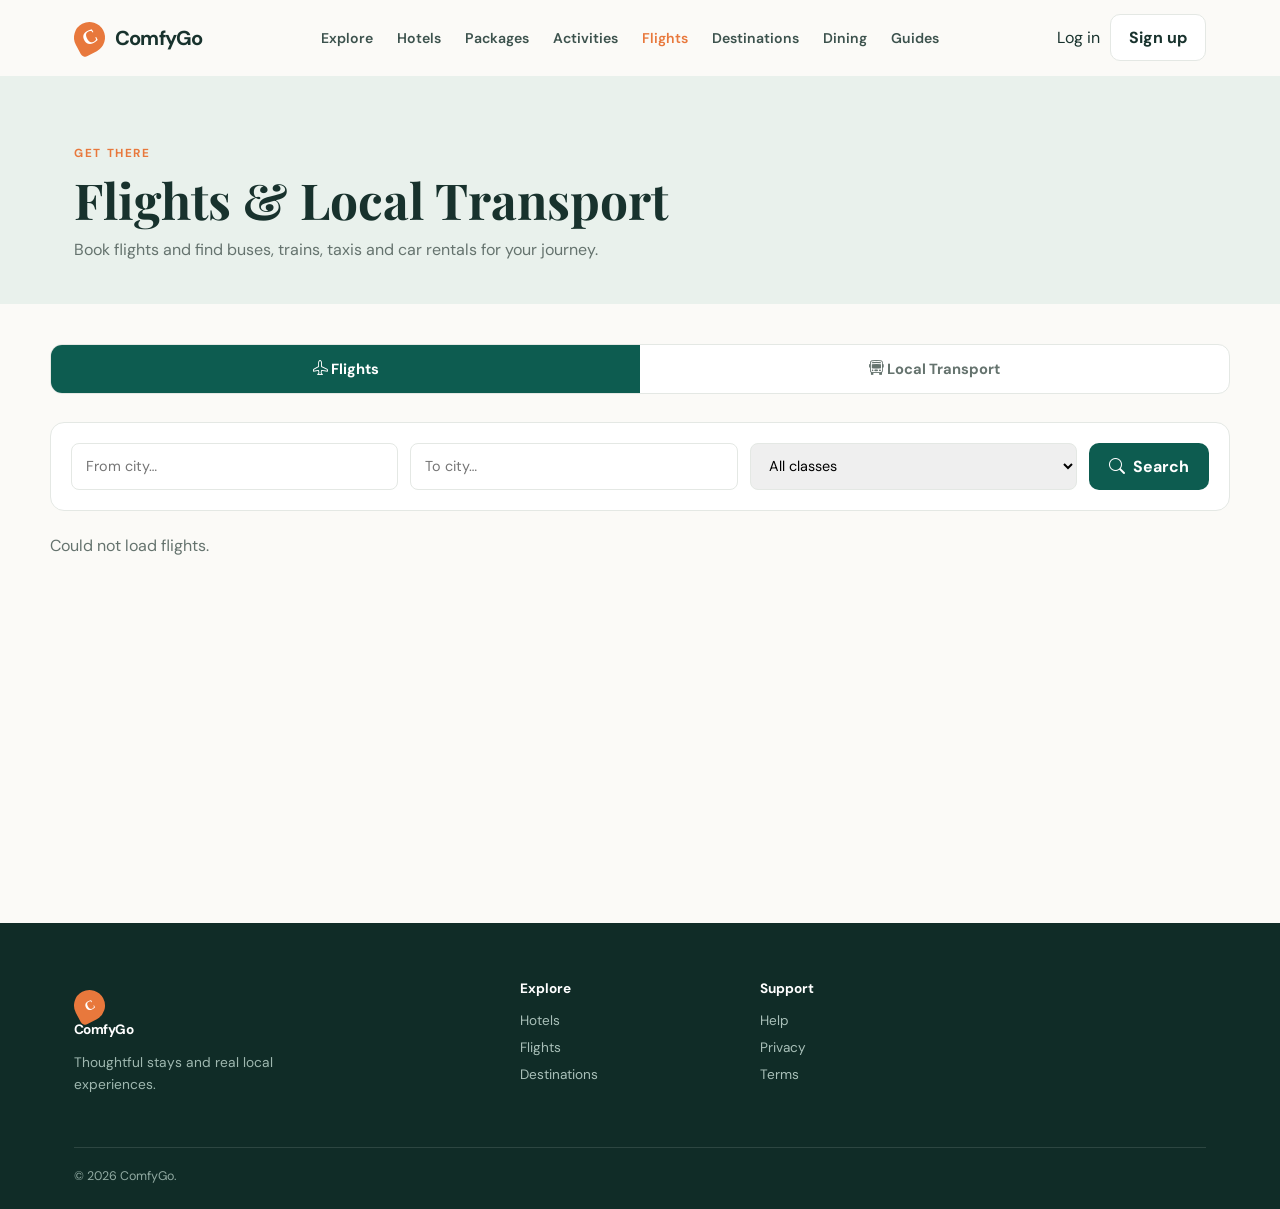
<file: frontend/flights.html>
<!doctype html>
<html lang="en">
<head>
  <meta charset="utf-8">
  <meta name="viewport" content="width=device-width,initial-scale=1">
  <title>Flights & Transport · ComfyGo</title>
  <link rel="stylesheet" href="https://cdn.jsdelivr.net/npm/bootstrap-icons@1.11.3/font/bootstrap-icons.css">
  <link rel="preconnect" href="https://fonts.googleapis.com">
  <link rel="preconnect" href="https://fonts.gstatic.com" crossorigin>
  <link rel="stylesheet" href="https://fonts.googleapis.com/css2?family=DM+Sans:wght@400;500;600;700&family=Playfair+Display:wght@600;700&display=swap">
  <link rel="stylesheet" href="css/style.css">
  <style>
    .tab-bar{display:flex;gap:0;margin-bottom:28px;background:#fff;border:1px solid var(--line);border-radius:12px;overflow:hidden}
    .tab-btn{flex:1;padding:14px;text-align:center;font-weight:700;font-size:.92rem;border:0;background:transparent;cursor:pointer;transition:.2s;color:var(--muted)}
    .tab-btn.active{background:var(--forest);color:#fff}
    .tab-btn:hover:not(.active){background:var(--mint)}
    .tab-panel{display:none}
    .tab-panel.active{display:block}

    .search-bar{display:flex;gap:12px;flex-wrap:wrap;margin-bottom:24px;background:#fff;border:1px solid var(--line);border-radius:14px;padding:20px}
    .search-bar input,.search-bar select{flex:1;min-width:140px;padding:10px 14px;border:1px solid var(--line);border-radius:8px;font-size:.9rem}
    .search-bar .btn{min-width:120px}

    .flight-card{background:#fff;border:1px solid var(--line);border-radius:14px;padding:0;margin-bottom:14px;overflow:hidden;transition:.25s}
    .flight-card:hover{box-shadow:var(--shadow)}
    .flight-main{display:flex;align-items:center;padding:20px 22px}
    .flight-airline{width:140px;flex-shrink:0}
    .flight-airline .airline-name{font-weight:700;font-size:.92rem}
    .flight-airline .flight-num{font-size:.8rem;color:var(--muted)}
    .flight-route{flex:1;display:flex;align-items:center;gap:18px;justify-content:center}
    .flight-point{text-align:center}
    .flight-point .time{font-size:1.35rem;font-weight:700}
    .flight-point .city{font-size:.82rem;color:var(--muted)}
    .flight-point .airport{font-size:.7rem;color:var(--orange);font-weight:600}
    .flight-line{flex:1;max-width:200px;position:relative;text-align:center}
    .flight-line::before{content:'';position:absolute;top:50%;left:0;right:0;height:1px;background:var(--line)}
    .flight-line span{position:relative;background:#fff;padding:0 8px;font-size:.78rem;color:var(--muted)}
    .flight-line .dur{font-weight:600;color:var(--forest)}
    .flight-prices{text-align:right;width:220px;flex-shrink:0}
    .flight-prices .price-economy{font-size:1.2rem;font-weight:700;color:var(--forest)}
    .flight-prices .price-label{font-size:.72rem;color:var(--muted);text-transform:uppercase;letter-spacing:.05em}
    .flight-prices .price-row{display:flex;justify-content:flex-end;gap:14px;margin-top:4px}
    .flight-prices .price-business{font-size:.85rem;color:var(--orange);font-weight:600}
    .flight-prices .price-first{font-size:.85rem;color:#8b5cf6;font-weight:600}

    .flight-details{display:none;border-top:1px solid var(--line);background:#f9faf9;padding:18px 22px}
    .flight-details.open{display:block}
    .detail-grid{display:grid;grid-template-columns:repeat(4,1fr);gap:16px}
    .detail-item{display:flex;flex-direction:column;gap:2px}
    .detail-item .label{font-size:.7rem;text-transform:uppercase;letter-spacing:.08em;color:var(--muted);font-weight:600}
    .detail-item .value{font-size:.9rem;font-weight:600;color:var(--ink)}
    .detail-item .value.highlight{color:var(--forest)}

    .seats-bar{display:flex;align-items:center;gap:12px;margin-top:14px;padding-top:14px;border-top:1px solid var(--line)}
    .seats-bar .seats-info{font-size:.82rem;color:var(--muted)}
    .seats-bar .seats-info strong{color:var(--forest)}
    .seats-bar .seats-info.low strong{color:#d94a4a}

    .modal-overlay{display:none;position:fixed;inset:0;background:rgba(0,0,0,.45);z-index:100;place-items:center}
    .modal-overlay.show{display:grid}
    .modal{background:#fff;border-radius:16px;padding:30px;max-width:480px;width:90%;box-shadow:0 20px 60px rgba(0,0,0,.2);position:relative}
    .modal-close{position:absolute;top:14px;right:14px;border:0;background:none;font-size:1.3rem;cursor:pointer;color:var(--muted)}
    .modal h2{margin:0 0 18px;font-family:'Playfair Display',serif;font-size:1.5rem}
    .modal .summary{background:var(--mint);border-radius:10px;padding:14px;margin-bottom:18px;font-size:.88rem;line-height:1.7}
    .modal .summary strong{color:var(--forest)}
    .modal label{display:block;font-weight:700;font-size:.78rem;margin:14px 0 5px;text-transform:uppercase;letter-spacing:.05em;color:var(--muted)}
    .modal select,.modal input[type="number"]{width:100%;padding:10px 14px;border:1px solid var(--line);border-radius:8px;font-size:.9rem;background:#fff}
    .modal .total-line{display:flex;justify-content:space-between;border-top:1px solid var(--line);padding-top:14px;margin-top:18px;font-weight:700;font-size:1.05rem}
    .modal .total-line .amount{color:var(--forest);font-size:1.2rem}
    .modal .btn{width:100%;margin-top:14px}

    .transport-grid{display:grid;grid-template-columns:repeat(2,1fr);gap:16px}
    .transport-card{background:#fff;border:1px solid var(--line);border-radius:14px;padding:20px;transition:.25s}
    .transport-card:hover{box-shadow:var(--shadow);transform:translateY(-2px)}
    .transport-card .type-badge{display:inline-flex;align-items:center;gap:5px;padding:4px 10px;border-radius:999px;font-size:.72rem;font-weight:700;text-transform:uppercase;letter-spacing:.06em;margin-bottom:10px}
    .type-badge.bus{background:#dbeafe;color:#1d4ed8}
    .type-badge.train{background:#fef3c7;color:#92400e}
    .type-badge.taxi{background:#fce7f3;color:#9d174d}
    .type-badge.car-rental{background:#e0e7ff;color:#4338ca}
    .transport-card h3{font-size:1.05rem;margin:0 0 4px}
    .transport-card .route{color:var(--muted);font-size:.85rem;margin-bottom:12px}
    .transport-card .meta{display:flex;flex-wrap:wrap;gap:12px;font-size:.82rem;color:var(--muted);margin-bottom:14px}
    .transport-card .meta i{margin-right:4px;color:var(--forest)}
    .transport-card .features{display:flex;flex-wrap:wrap;gap:6px;margin-bottom:14px}
    .transport-card .feat-tag{padding:3px 8px;border-radius:6px;font-size:.72rem;background:var(--mint);color:var(--forest);font-weight:600}
    .transport-card .card-foot{display:flex;justify-content:space-between;align-items:center;border-top:1px solid var(--line);padding-top:12px}
    .transport-card .card-foot .price{font-size:1.15rem;font-weight:700;color:var(--forest)}
    .transport-card .card-foot .price small{font-size:.75rem;color:var(--muted);font-weight:500}
    .transport-card .card-foot .seats-left{font-size:.78rem;color:var(--muted)}
    .transport-card .card-foot .seats-left strong{color:var(--forest)}
    .transport-card .card-foot .seats-left.low strong{color:#d94a4a}

    .filter-pills{display:flex;gap:8px;margin-bottom:20px;flex-wrap:wrap}
    .filter-pill{padding:8px 16px;border-radius:999px;border:1px solid var(--line);background:#fff;font-size:.82rem;font-weight:600;cursor:pointer;transition:.2s}
    .filter-pill.active{background:var(--forest);color:#fff;border-color:var(--forest)}
    .filter-pill:hover:not(.active){border-color:var(--forest);color:var(--forest)}

    @media(max-width:800px){
      .flight-main{flex-direction:column;align-items:stretch;gap:12px}
      .flight-airline,.flight-prices{text-align:center;width:auto}
      .flight-prices{text-align:center}
      .flight-prices .price-row{justify-content:center}
      .detail-grid{grid-template-columns:1fr 1fr}
      .transport-grid{grid-template-columns:1fr}
    }
  </style>
</head>
<body>
<nav class="site-nav"><div class="shell nav-inner"><a class="brand" href="index.html"><b class="brand-mark">C</b>ComfyGo</a><div class="nav-links" id="navLinks"><a href="index.html">Explore</a><a href="hotels.html">Hotels</a><a href="packages.html">Packages</a><a href="activities.html">Activities</a><a class="active" href="flights.html">Flights</a><a href="destinations.html">Destinations</a><a href="dining.html">Dining</a><a href="guides.html">Guides</a></div><div class="nav-actions" id="navActions"><a href="login.html">Log in</a><a class="btn btn-ghost" href="register.html">Sign up</a></div><button class="menu-toggle" data-menu><i class="bi bi-list"></i></button></div></nav>

<header class="page-hero"><div class="shell"><span class="eyebrow">GET THERE</span><h1 class="page-title">Flights & Local Transport</h1><p>Book flights and find buses, trains, taxis and car rentals for your journey.</p></div></header>

<main class="shell section" style="padding-top:40px">
  <div class="tab-bar">
    <button class="tab-btn active" onclick="switchTab('flights')"><i class="bi bi-airplane"></i> Flights</button>
    <button class="tab-btn" onclick="switchTab('transport')"><i class="bi bi-bus-front"></i> Local Transport</button>
  </div>

  <div id="tab-flights" class="tab-panel active">
    <div class="search-bar">
      <input type="text" id="from-city" placeholder="From city…">
      <input type="text" id="to-city" placeholder="To city…">
      <select id="cabin-filter">
        <option value="">All classes</option>
        <option value="Economy">Economy</option>
        <option value="Business">Business</option>
        <option value="First">First Class</option>
      </select>
      <button class="btn btn-primary" onclick="searchFlights()"><i class="bi bi-search"></i> Search</button>
    </div>
    <div id="flights-container" style="min-height:300px"><p class="muted">Loading flights…</p></div>
  </div>

  <div id="tab-transport" class="tab-panel">
    <div class="filter-pills">
      <button class="filter-pill active" onclick="filterTransport('')">All</button>
      <button class="filter-pill" onclick="filterTransport('Bus')"><i class="bi bi-bus-front"></i> Bus</button>
      <button class="filter-pill" onclick="filterTransport('Train')"><i class="bi bi-train-front"></i> Train</button>
      <button class="filter-pill" onclick="filterTransport('Taxi')"><i class="bi bi-taxi-front"></i> Taxi</button>
      <button class="filter-pill" onclick="filterTransport('Car Rental')"><i class="bi bi-car-front"></i> Car Rental</button>
    </div>
    <div class="search-bar">
      <input type="text" id="t-from-city" placeholder="From city…">
      <input type="text" id="t-to-city" placeholder="To city…">
      <button class="btn btn-primary" onclick="searchTransport()"><i class="bi bi-search"></i> Search</button>
    </div>
    <div id="transport-container" style="min-height:300px"><p class="muted">Loading transport options…</p></div>
  </div>
</main>

<div class="modal-overlay" id="booking-modal">
  <div class="modal">
    <button class="modal-close" onclick="closeModal()">&times;</button>
    <h2 id="modal-title">Book Your Trip</h2>
    <div class="summary" id="modal-summary"></div>
    <label>Number of Seats</label>
    <input type="number" id="modal-seats" value="1" min="1" max="9" onchange="updateModalTotal()">
    <div class="total-line">
      <span>Total</span>
      <span class="amount" id="modal-total">$0</span>
    </div>
    <button class="btn btn-primary" id="modal-book-btn" onclick="confirmBooking()"><i class="bi bi-check-circle"></i> Confirm Booking</button>
    <p id="modal-error" style="color:#d94a4a;font-size:.85rem;margin-top:10px;display:none"></p>
  </div>
</div>

<footer class="footer"><div class="shell"><div class="footer-grid"><div><a class="brand" href="index.html"><b class="brand-mark">C</b>ComfyGo</a><p>Thoughtful stays and real local experiences.</p></div><div><h4>Explore</h4><a href="hotels.html">Hotels</a><a href="flights.html">Flights</a><a href="destinations.html">Destinations</a></div><div><h4>Support</h4><a href="#">Help</a><a href="#">Privacy</a><a href="#">Terms</a></div></div><div class="footer-bottom">© 2026 ComfyGo.</div></div></footer>

<div class="toast" id="toast"></div>

<script src="js/utils/storage.js?v=5"></script>
<script src="js/api/client.js?v=5"></script>
<script src="js/ui.js?v=5"></script>
<script>
function escapeHtml(t){const d=document.createElement('div');d.textContent=t||'';return d.innerHTML}

let allFlights=[];
let allTransport=[];
let currentTransportType='';
let bookingContext=null;

function switchTab(tab){
  document.querySelectorAll('.tab-btn').forEach(b=>b.classList.remove('active'));
  document.querySelectorAll('.tab-panel').forEach(p=>p.classList.remove('active'));
  if(tab==='flights'){
    document.querySelectorAll('.tab-btn')[0].classList.add('active');
    document.getElementById('tab-flights').classList.add('active');
  }else{
    document.querySelectorAll('.tab-btn')[1].classList.add('active');
    document.getElementById('tab-transport').classList.add('active');
  }
}

document.addEventListener('DOMContentLoaded',async()=>{
  try{
    const data=await apiClient.get('/flights/?limit=200');
    allFlights=data.items||[];
    renderFlights(allFlights);
  }catch(e){document.getElementById('flights-container').innerHTML='<p class="muted">Could not load flights.</p>'}

  try{
    const data=await apiClient.get('/local-transport/?limit=200');
    allTransport=data.items||[];
    renderTransport(allTransport);
  }catch(e){document.getElementById('transport-container').innerHTML='<p class="muted">Could not load transport options.</p>'}
});

function renderFlights(flights){
  const c=document.getElementById('flights-container');
  if(!flights.length){c.innerHTML='<p class="muted">No flights found. Try a different search.</p>';return}
  c.innerHTML=flights.map(f=>{
    const seats=f.available_seats||0;
    const total=f.total_seats||180;
    const pct=Math.round((seats/total)*100);
    const low=seats<20;
    return `
    <div class="flight-card" id="flight-${f.flight_id}">
      <div class="flight-main">
        <div class="flight-airline">
          <div class="airline-name">${escapeHtml(f.airline)}</div>
          <div class="flight-num">${escapeHtml(f.flight_number)}</div>
        </div>
        <div class="flight-route">
          <div class="flight-point">
            <div class="time">${escapeHtml(f.departure_time)}</div>
            <div class="city">${escapeHtml(f.departure_city)}</div>
            ${f.departure_airport?`<div class="airport">${escapeHtml(f.departure_airport)}</div>`:''}
          </div>
          <div class="flight-line">
            <span class="dur">${escapeHtml(f.duration)}</span>
            <span>${escapeHtml(f.stops)}</span>
          </div>
          <div class="flight-point">
            <div class="time">${escapeHtml(f.arrival_time)}</div>
            <div class="city">${escapeHtml(f.arrival_city)}</div>
            ${f.arrival_airport?`<div class="airport">${escapeHtml(f.arrival_airport)}</div>`:''}
          </div>
        </div>
        <div class="flight-prices">
          <div class="price-label">from</div>
          <div class="price-economy">$${f.price_economy}</div>
          <div class="price-row">
            ${f.price_business?`<span class="price-business">Biz $${f.price_business}</span>`:''}
            ${f.price_first_class?`<span class="price-first">1st $${f.price_first_class}</span>`:''}
          </div>
        </div>
      </div>
      <div class="seats-bar" style="padding:0 22px 12px">
        <div class="seats-info ${low?'low':''}">
          <strong>${seats}</strong> of ${total} seats left (${pct}% available)
        </div>
        <div style="flex:1">
          <div style="height:6px;background:var(--line);border-radius:3px;overflow:hidden">
            <div style="height:100%;width:${pct}%;background:${low?'#d94a4a':'var(--forest)'};border-radius:3px;transition:width .3s"></div>
          </div>
        </div>
        <button class="btn btn-primary" style="padding:8px 18px;font-size:.82rem" onclick="openFlightBooking(${f.flight_id})">
          <i class="bi bi-ticket-perforated"></i> Book
        </button>
      </div>
      <div class="flight-details" id="details-${f.flight_id}">
        <div class="detail-grid">
          <div class="detail-item"><span class="label">Airline</span><span class="value">${escapeHtml(f.airline)}</span></div>
          <div class="detail-item"><span class="label">Flight</span><span class="value">${escapeHtml(f.flight_number)}</span></div>
          <div class="detail-item"><span class="label">Departure</span><span class="value">${escapeHtml(f.departure_city)}${f.departure_airport?' ('+escapeHtml(f.departure_airport)+')':''}</span></div>
          <div class="detail-item"><span class="label">Arrival</span><span class="value">${escapeHtml(f.arrival_city)}${f.arrival_airport?' ('+escapeHtml(f.arrival_airport)+')':''}</span></div>
          <div class="detail-item"><span class="label">Departure Time</span><span class="value">${escapeHtml(f.departure_time)}</span></div>
          <div class="detail-item"><span class="label">Arrival Time</span><span class="value">${escapeHtml(f.arrival_time)}</span></div>
          <div class="detail-item"><span class="label">Duration</span><span class="value highlight">${escapeHtml(f.duration)}</span></div>
          <div class="detail-item"><span class="label">Stops</span><span class="value">${escapeHtml(f.stops)}</span></div>
          <div class="detail-item"><span class="label">Cabin Class</span><span class="value">${escapeHtml(f.cabin_class)}</span></div>
          <div class="detail-item"><span class="label">Baggage</span><span class="value">${escapeHtml(f.baggage_allowance||'Standard')}</span></div>
          <div class="detail-item"><span class="label">Economy Price</span><span class="value highlight">$${f.price_economy}/person</span></div>
          <div class="detail-item"><span class="label">Business Price</span><span class="value">${f.price_business?'$'+f.price_business+'/person':'N/A'}</span></div>
        </div>
      </div>
    </div>`;
  }).join('');
}

function searchFlights(){
  const from=document.getElementById('from-city').value.toLowerCase();
  const to=document.getElementById('to-city').value.toLowerCase();
  const cabin=document.getElementById('cabin-filter').value.toLowerCase();
  const filtered=allFlights.filter(f=>{
    const matchFrom=!from||f.departure_city.toLowerCase().includes(from);
    const matchTo=!to||f.arrival_city.toLowerCase().includes(to);
    return matchFrom&&matchTo;
  });
  renderFlights(filtered);
}

function renderTransport(items){
  const c=document.getElementById('transport-container');
  if(!items.length){c.innerHTML='<p class="muted">No transport options found.</p>';return}
  const icons={'Bus':'bi-bus-front','Train':'bi-train-front','Taxi':'bi-taxi-front','Car Rental':'bi-car-front'};
  c.innerHTML='<div class="transport-grid">'+items.map(t=>{
    const seats=t.available_seats||0;
    const total=t.total_seats||40;
    const low=seats<5;
    const typeClass=(t.transport_type||'').toLowerCase().replace(/\s+/g,'-');
    const features=(t.features||'').split(',').filter(Boolean);
    return `
    <div class="transport-card">
      <div class="type-badge ${typeClass}"><i class="bi ${icons[t.transport_type]||'bi-geo-alt'}"></i> ${escapeHtml(t.transport_type)}</div>
      <h3>${escapeHtml(t.provider_name)}</h3>
      <div class="route">${escapeHtml(t.route_name||t.departure_city+' → '+t.arrival_city)}</div>
      <div class="meta">
        ${t.departure_time?`<span><i class="bi bi-clock"></i> ${escapeHtml(t.departure_time)}${t.arrival_time?' → '+escapeHtml(t.arrival_time):''}</span>`:''}
        ${t.duration?`<span><i class="bi bi-hourglass-split"></i> ${escapeHtml(t.duration)}</span>`:''}
        ${t.frequency?`<span><i class="bi bi-arrow-repeat"></i> ${escapeHtml(t.frequency)}</span>`:''}
      </div>
      ${features.length?`<div class="features">${features.map(f=>`<span class="feat-tag">${escapeHtml(f.trim())}</span>`).join('')}</div>`:''}
      <div class="card-foot">
        <div>
          <div class="price">$${t.price_per_person} <small>/ person</small></div>
          <div class="seats-left ${low?'low':''}"><strong>${seats}</strong> seats left</div>
        </div>
        <button class="btn btn-primary" style="padding:8px 16px;font-size:.82rem" onclick="openTransportBooking(${t.transport_id})">
          <i class="bi bi-ticket-perforated"></i> Book
        </button>
      </div>
    </div>`;
  }).join('')+'</div>';
}

function filterTransport(type){
  currentTransportType=type;
  document.querySelectorAll('.filter-pill').forEach(b=>b.classList.remove('active'));
  event.target.closest('.filter-pill').classList.add('active');
  const filtered=type?allTransport.filter(t=>t.transport_type===type):allTransport;
  renderTransport(filtered);
}

function searchTransport(){
  const from=document.getElementById('t-from-city').value.toLowerCase();
  const to=document.getElementById('t-to-city').value.toLowerCase();
  let filtered=allTransport;
  if(from) filtered=filtered.filter(t=>t.departure_city.toLowerCase().includes(from));
  if(to) filtered=filtered.filter(t=>t.arrival_city.toLowerCase().includes(to));
  if(currentTransportType) filtered=filtered.filter(t=>t.transport_type===currentTransportType);
  renderTransport(filtered);
}

function openFlightBooking(flightId){
  const f=allFlights.find(x=>x.flight_id===flightId);
  if(!f)return;
  bookingContext={type:'flight',id:flightId,data:f};
  const modal=document.getElementById('booking-modal');
  document.getElementById('modal-title').textContent='Book Flight';
  document.getElementById('modal-summary').innerHTML=`
    <strong>${escapeHtml(f.airline)}</strong> · ${escapeHtml(f.flight_number)}<br>
    ${escapeHtml(f.departure_city)} → ${escapeHtml(f.arrival_city)}<br>
    ${escapeHtml(f.departure_time)} → ${escapeHtml(f.arrival_time)} · ${escapeHtml(f.duration)} · ${escapeHtml(f.stops)}<br>
    Baggage: ${escapeHtml(f.baggage_allowance||'Standard')}
  `;
  document.getElementById('modal-seats').value=1;
  document.getElementById('modal-seats').max=9;
  updateModalTotal();
  modal.classList.add('show');
}

function openTransportBooking(transportId){
  const t=allTransport.find(x=>x.transport_id===transportId);
  if(!t)return;
  bookingContext={type:'transport',id:transportId,data:t};
  const modal=document.getElementById('booking-modal');
  document.getElementById('modal-title').textContent='Book Transport';
  document.getElementById('modal-summary').innerHTML=`
    <strong>${escapeHtml(t.transport_type)}</strong> · ${escapeHtml(t.provider_name)}<br>
    ${escapeHtml(t.route_name||t.departure_city+' → '+t.arrival_city)}<br>
    ${t.departure_time?escapeHtml(t.departure_time)+' → '+escapeHtml(t.arrival_time)+' · ':''}${t.duration?escapeHtml(t.duration)+' · ':''}${escapeHtml(t.frequency||'Available')}<br>
    ${t.features?'Features: '+escapeHtml(t.features):''}
  `;
  document.getElementById('modal-seats').value=1;
  document.getElementById('modal-seats').max=10;
  updateModalTotal();
  modal.classList.add('show');
}

function updateModalTotal(){
  if(!bookingContext)return;
  const seats=parseInt(document.getElementById('modal-seats').value)||1;
  const price=bookingContext.type==='flight'?parseFloat(bookingContext.data.price_economy):parseFloat(bookingContext.data.price_per_person);
  document.getElementById('modal-total').textContent='$'+(price*seats).toFixed(2);
}

function closeModal(){
  document.getElementById('booking-modal').classList.remove('show');
  bookingContext=null;
  document.getElementById('modal-error').style.display='none';
}

async function confirmBooking(){
  if(!bookingContext)return;
  const btn=document.getElementById('modal-book-btn');
  const errEl=document.getElementById('modal-error');
  errEl.style.display='none';
  btn.disabled=true;
  btn.innerHTML='<i class="bi bi-hourglass-split"></i> Processing…';

  try{
    const seats=parseInt(document.getElementById('modal-seats').value)||1;
    let result;
    if(bookingContext.type==='flight'){
      result=await apiClient.post(`/flights/${bookingContext.id}/book`,{seats_to_book:seats,cabin_class:'Economy'});
    }else{
      result=await apiClient.post(`/local-transport/${bookingContext.id}/book`,{seats_to_book:seats});
    }
    btn.innerHTML='<i class="bi bi-check-circle"></i> Booked!';
    btn.style.background='#278363';

    if(bookingContext.type==='flight'){
      const f=allFlights.find(x=>x.flight_id===bookingContext.id);
      if(f)f.available_seats=result.remaining_seats;
    }else{
      const t=allTransport.find(x=>x.transport_id===bookingContext.id);
      if(t)t.available_seats=result.remaining_seats;
    }

    showToast(`Booked ${seats} seat(s) — Total: $${result.total_price}`);
    setTimeout(()=>{closeModal();renderFlights(allFlights);renderTransport(allTransport);},1500);
  }catch(e){
    errEl.textContent=e.message||'Booking failed. Please try again.';
    errEl.style.display='block';
    btn.disabled=false;
    btn.innerHTML='<i class="bi bi-check-circle"></i> Confirm Booking';
  }
}

function showToast(msg){
  const t=document.getElementById('toast');
  t.textContent=msg;t.classList.add('show');
  clearTimeout(window._toastT);window._toastT=setTimeout(()=>t.classList.remove('show'),3500);
}
</script>
</body>
</html>
</file>
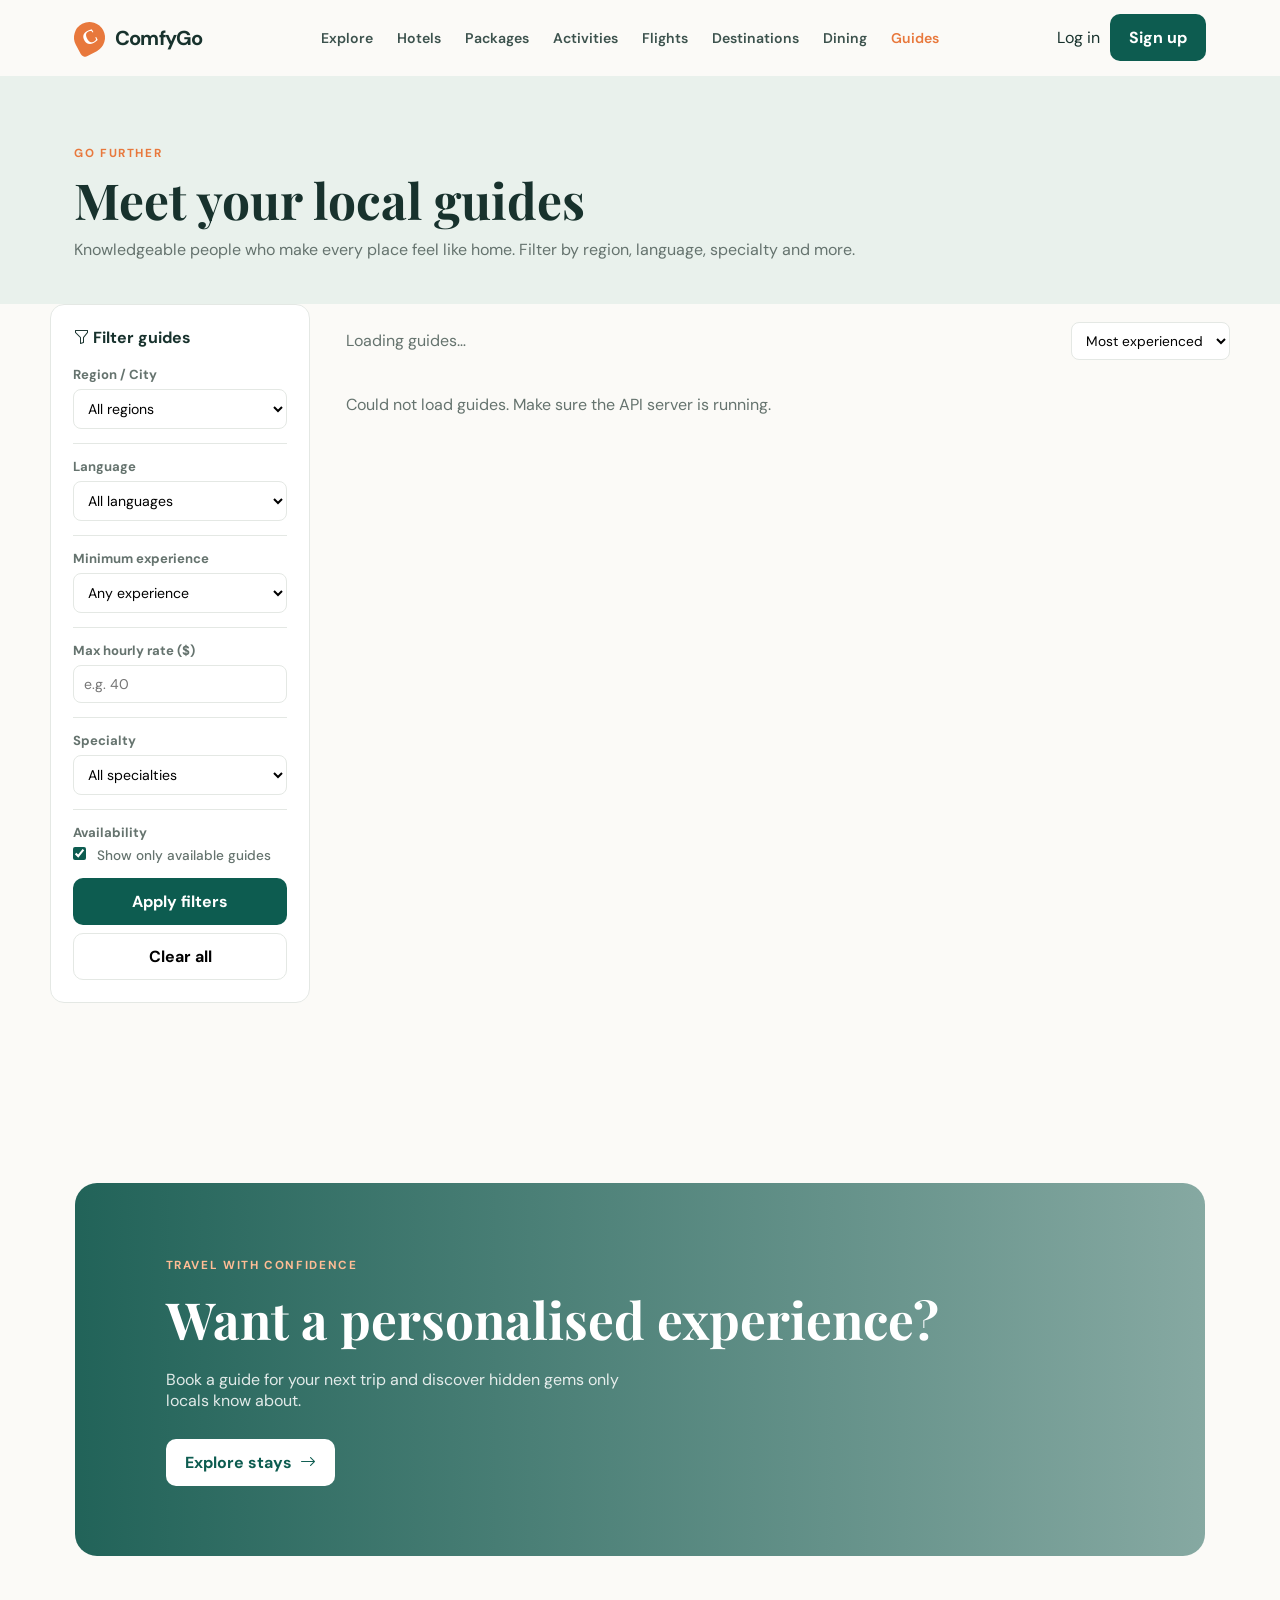
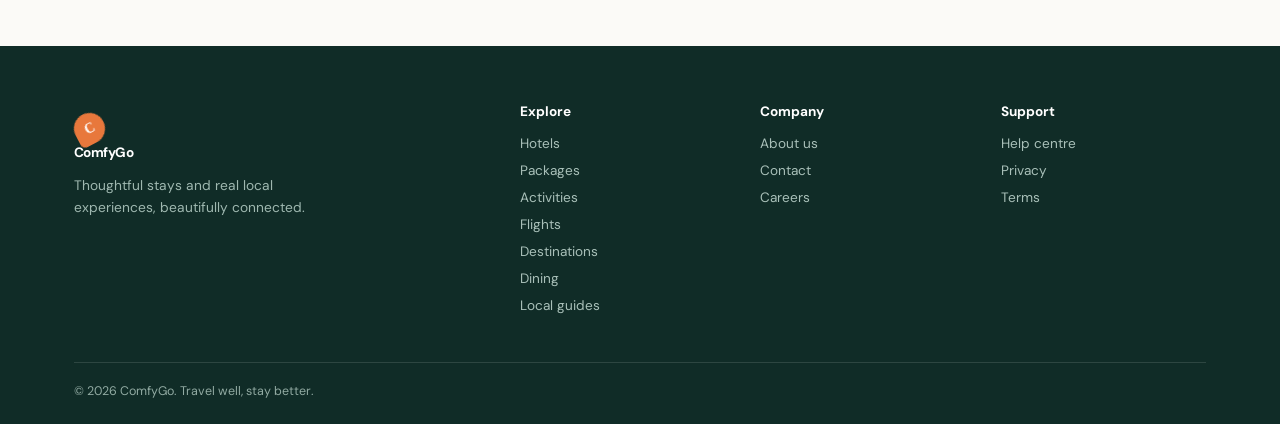
<file: frontend/guide_details.html>
<!doctype html>
<html lang="en">
<head>
  <meta charset="utf-8">
  <meta name="viewport" content="width=device-width,initial-scale=1">
  <title>Guide Profile · ComfyGo</title>
  <link rel="stylesheet" href="https://cdn.jsdelivr.net/npm/bootstrap-icons@1.11.3/font/bootstrap-icons.css">
  <link rel="preconnect" href="https://fonts.googleapis.com">
  <link rel="preconnect" href="https://fonts.gstatic.com" crossorigin>
  <link rel="stylesheet" href="https://fonts.googleapis.com/css2?family=DM+Sans:wght@400;500;600;700&family=Playfair+Display:wght@600;700&display=swap">
  <link rel="stylesheet" href="css/style.css">
  <style>
    .detail-top{display:grid;grid-template-columns:1fr 340px;gap:50px;padding:35px 0 60px}
    .guide-profile{display:flex;gap:24px;align-items:start}
    .gp-avatar{width:110px;height:110px;border-radius:50%;background:var(--mint);color:var(--forest);display:grid;place-items:center;font-size:2.4rem;font-weight:700;flex-shrink:0}
    .gp-info h1{margin:0;font-family:'Playfair Display',serif;font-size:2rem}
    .gp-info .gp-city{color:var(--muted);font-size:.92rem;margin:6px 0 0}
    .gp-info .gp-avail{display:inline-block;padding:4px 12px;border-radius:999px;font-size:.74rem;font-weight:700;margin-top:8px}
    .avail-yes{color:#177457;background:#e2f4ea}
    .avail-no{color:#a63b20;background:#fff0ed}
    .gp-rating{display:flex;align-items:center;gap:6px;margin-top:10px;font-size:.92rem}
    .gp-rating i{color:var(--gold)}

    .guide-content{margin-top:30px}
    .guide-content h2{font-size:1.15rem;margin:0 0 14px;font-family:'Playfair Display',serif}
    .guide-content p{color:var(--muted);line-height:1.75;font-size:.92rem}

    .spec-tags{display:flex;flex-wrap:wrap;gap:8px;margin-bottom:24px}
    .spec-tag{padding:6px 14px;border-radius:999px;font-size:.8rem;font-weight:600;background:var(--mint);color:var(--forest)}

    .regions-list{display:flex;flex-wrap:wrap;gap:8px;margin-bottom:24px}
    .region-chip{display:flex;align-items:center;gap:5px;padding:6px 14px;border-radius:999px;font-size:.82rem;font-weight:600;border:1px solid var(--line);background:#fff}

    .info-grid{display:grid;grid-template-columns:1fr 1fr;gap:14px;margin-bottom:28px}
    .info-card{background:var(--mint);border-radius:12px;padding:18px;text-align:center}
    .info-card strong{display:block;font-size:1.4rem;color:var(--forest)}
    .info-card small{font-size:.78rem;color:var(--muted)}

    .contact-sidebar{position:sticky;top:90px;height:max-content}
    .contact-card{background:#fff;border:1px solid var(--line);border-radius:16px;padding:26px;box-shadow:var(--shadow)}
    .contact-card h3{margin:0 0 18px;font-size:1.05rem}
    .rate-display{text-align:center;padding:18px;background:var(--mint);border-radius:12px;margin-bottom:20px}
    .rate-display .rate-amount{font-size:2rem;font-weight:700;color:var(--forest)}
    .rate-display small{color:var(--muted);font-size:.82rem}
    .rate-row{display:flex;justify-content:space-between;padding:10px 0;border-bottom:1px solid var(--line);font-size:.9rem}
    .rate-row:last-child{border:0}
    .rate-row span:first-child{color:var(--muted)}
    .rate-row span:last-child{font-weight:700}

    .contact-links{display:flex;flex-direction:column;gap:10px;margin-top:18px}
    .contact-link{display:flex;align-items:center;gap:12px;padding:12px 16px;border-radius:10px;border:1px solid var(--line);text-decoration:none;color:var(--ink);font-weight:600;font-size:.9rem;transition:.15s}
    .contact-link:hover{border-color:var(--forest);background:var(--mint);color:var(--forest)}
    .contact-link i{font-size:1.2rem;width:22px;text-align:center}
    .contact-link.whatsapp{border-color:#25d36633;color:#25d366}
    .contact-link.whatsapp:hover{background:#25d36610;border-color:#25d366}
    .contact-link.phone{border-color:var(--forest);color:var(--forest)}
    .contact-link.email{border-color:var(--orange);color:var(--orange)}
    .contact-link.facebook{border-color:#1877f2;color:#1877f2}
    .contact-link.instagram{border-color:#e4405f;color:#e4405f}

    .guide-reviews{margin-top:30px}
    .review-item{padding:16px 0;border-bottom:1px solid var(--line)}
    .review-item:last-child{border:0}
    .review-item .ri-head{display:flex;justify-content:space-between;align-items:center}
    .review-item .ri-stars{color:var(--gold)}
    .review-item p{margin:6px 0 0;font-size:.88rem;color:var(--muted);line-height:1.55}
    .review-item .ri-meta{font-size:.76rem;color:var(--muted);margin-top:6px}

    .book-guide-btn{width:100%;margin-top:16px}
    .how-to-reach{margin-top:20px;padding:18px;background:#f8f9fa;border-radius:12px}
    .how-to-reach h4{margin:0 0 10px;font-size:.92rem}
    .how-to-reach p{margin:0;font-size:.85rem;color:var(--muted);line-height:1.6}

    @media(max-width:800px){
      .detail-top{grid-template-columns:1fr;gap:30px}
      .guide-profile{flex-direction:column;align-items:center;text-align:center}
      .contact-sidebar{position:static}
      .info-grid{grid-template-columns:1fr 1fr}
    }
  </style>
</head>
<body>
<nav class="site-nav">
  <div class="shell nav-inner">
    <a class="brand" href="index.html"><b class="brand-mark">C</b>ComfyGo</a>
    <div class="nav-links" id="navLinks">
      <a href="index.html">Explore</a>
      <a href="hotels.html">Hotels</a>
      <a href="packages.html">Packages</a>
      <a href="activities.html">Activities</a>
      <a href="flights.html">Flights</a>
      <a href="destinations.html">Destinations</a>
      <a href="dining.html">Dining</a>
      <a class="active" href="guides.html">Guides</a>
    </div>
    <div class="nav-actions" id="navActions">
      <a href="login.html">Log in</a>
      <a class="btn btn-primary" href="register.html">Sign up</a>
    </div>
    <button class="menu-toggle" data-menu><i class="bi bi-list"></i></button>
  </div>
</nav>

<div class="shell crumb">
  <a href="guides.html">Guides</a> <span>›</span> <span id="crumbName">Guide</span>
</div>

<main class="shell">
  <div class="detail-top">
    <div>
      <div class="guide-profile">
        <div class="gp-avatar" id="guideAvatar">?</div>
        <div class="gp-info">
          <h1 id="guideName">Loading…</h1>
          <div class="gp-city" id="guideCity"><i class="bi bi-geo-alt"></i> —</div>
          <span class="gp-avail" id="guideAvail">—</span>
          <div class="gp-rating" id="guideRating"></div>
        </div>
      </div>

      <div class="guide-content">
        <h2>About this guide</h2>
        <p id="guideBio">Loading…</p>

        <h2>Specialties</h2>
        <div class="spec-tags" id="guideSpecs"></div>

        <h2>Regions covered</h2>
        <div class="regions-list" id="guideRegions"></div>

        <div class="info-grid" id="guideStats"></div>

        <div class="how-to-reach" id="howToReach">
          <h4><i class="bi bi-info-circle"></i> How to reach this guide</h4>
          <p id="reachText">Contact this guide directly via WhatsApp, phone, or email to discuss your trip and arrange a meeting.</p>
        </div>

        <div class="guide-reviews" id="guideReviews"></div>
      </div>
    </div>

    <aside class="contact-sidebar">
      <div class="contact-card">
        <h3>Contact & Rates</h3>
        <div class="rate-display" id="rateDisplay"></div>
        <div id="rateDetails"></div>
        <div class="contact-links" id="contactLinks"></div>
        <a class="btn btn-primary book-guide-btn" id="bookGuideBtn" href="#">Book this guide</a>
      </div>
    </aside>
  </div>
</main>

<footer class="footer">
  <div class="shell">
    <div class="footer-grid">
      <div><a class="brand" href="index.html"><b class="brand-mark">C</b>ComfyGo</a><p>Thoughtful stays and real local experiences, beautifully connected.</p></div>
      <div><h4>Explore</h4><a href="hotels.html">Hotels</a><a href="packages.html">Packages</a><a href="activities.html">Activities</a><a href="flights.html">Flights</a><a href="destinations.html">Destinations</a><a href="dining.html">Dining</a><a href="guides.html">Local guides</a></div>
      <div><h4>Company</h4><a href="#">About us</a><a href="#">Contact</a><a href="#">Careers</a></div>
      <div><h4>Support</h4><a href="#">Help centre</a><a href="#">Privacy</a><a href="#">Terms</a></div>
    </div>
    <div class="footer-bottom">&copy; 2026 ComfyGo. Travel well, stay better.</div>
  </div>
</footer>

<div class="toast" id="toast"></div>
<script src="js/utils/storage.js?v=8"></script>
<script src="js/api/client.js?v=8"></script>
<script src="js/ui.js?v=8"></script>
<script>
(function() {
  var guideId = new URLSearchParams(location.search).get('id');
  if (!guideId) { window.location.href = 'guides.html'; return; }

  var portraits = [
    'https://images.unsplash.com/photo-1500648767791-00dcc994a43e?auto=format&fit=crop&w=200&q=85',
    'https://images.unsplash.com/photo-1534528741775-53994a69daeb?auto=format&fit=crop&w=200&q=85',
    'https://images.unsplash.com/photo-1506794778202-cad84cf45f1d?auto=format&fit=crop&w=200&q=85',
    'https://images.unsplash.com/photo-1494790108377-be9c29b29330?auto=format&fit=crop&w=200&q=85',
    'https://images.unsplash.com/photo-1507003211169-0a1dd7228f2d?auto=format&fit=crop&w=200&q=85',
    'https://images.unsplash.com/photo-1438761681033-6461ffad8d80?auto=format&fit=crop&w=200&q=85',
    'https://images.unsplash.com/photo-1472099645785-5658abf4ff4e?auto=format&fit=crop&w=200&q=85',
    'https://images.unsplash.com/photo-1544005313-94ddf0286df2?auto=format&fit=crop&w=200&q=85',
  ];

  function esc(text) { var d = document.createElement('div'); d.textContent = text || ''; return d.innerHTML; }
  function starsHtml(r) {
    var n = Math.round(r || 0);
    var html = '';
    for (var i = 1; i <= 5; i++) html += i <= n ? '<i class="bi bi-star-fill"></i>' : '<i class="bi bi-star"></i>';
    return html;
  }
  function timeAgo(ts) {
    if (!ts) return '';
    var diff = Date.now() - new Date(ts).getTime();
    var mins = Math.floor(diff / 60000);
    if (mins < 1) return 'just now';
    if (mins < 60) return mins + 'm ago';
    var hrs = Math.floor(mins / 60);
    if (hrs < 24) return hrs + 'h ago';
    return Math.floor(hrs / 24) + 'd ago';
  }

  async function loadGuide() {
    try {
      var g = await apiClient.get('/guides/' + guideId);
      renderGuide(g);
    } catch (err) {
      document.querySelector('.detail-top').innerHTML = '<div class="empty-state" style="grid-column:1/-1"><i class="bi bi-signpost-2"></i><p>Guide not found.</p><a class="btn btn-primary" href="guides.html" style="margin-top:12px">Browse guides</a></div>';
    }
  }

  function renderGuide(g) {
    document.title = (g.guide_name || 'Guide') + ' · ComfyGo';
    var idx = (g.guide_id || 0) % portraits.length;
    var initials = (g.guide_name || '?').split(' ').map(function(w) { return w[0]; }).join('').substring(0, 2).toUpperCase();

    document.getElementById('crumbName').textContent = g.guide_name;
    document.getElementById('guideAvatar').textContent = initials;
    document.getElementById('guideName').textContent = g.guide_name;
    document.getElementById('guideCity').innerHTML = '<i class="bi bi-geo-alt"></i> ' + esc(g.guide_city || 'Multiple locations') + ' · ' + esc(g.guide_language || 'English');

    var avail = g.is_available;
    var availEl = document.getElementById('guideAvail');
    availEl.className = 'gp-avail ' + (avail ? 'avail-yes' : 'avail-no');
    availEl.innerHTML = avail ? '<i class="bi bi-check-circle"></i> Available for booking' : '<i class="bi bi-x-circle"></i> Currently unavailable';

    if (g.avg_rating) {
      document.getElementById('guideRating').innerHTML = starsHtml(g.avg_rating) + ' <b>' + Number(g.avg_rating).toFixed(1) + '</b> <span style="color:var(--muted)">(' + (g.total_reviews || 0) + ' reviews)</span>';
    }

    document.getElementById('guideBio').textContent = g.bio || 'This guide has not added a bio yet. Contact them directly to learn more about their services.';

    var specs = (g.specialties || '').split(',').map(function(s) { return s.trim(); }).filter(Boolean);
    document.getElementById('guideSpecs').innerHTML = specs.length > 0
      ? specs.map(function(s) { return '<span class="spec-tag">' + esc(s) + '</span>'; }).join('')
      : '<span class="muted">No specialties listed</span>';

    var regions = (g.regions || g.guide_city || '').split(',').map(function(r) { return r.trim(); }).filter(Boolean);
    document.getElementById('guideRegions').innerHTML = regions.length > 0
      ? regions.map(function(r) { return '<span class="region-chip"><i class="bi bi-geo-alt"></i> ' + esc(r) + '</span>'; }).join('')
      : '<span class="muted">No regions listed</span>';

    var exp = g.guide_experience || 0;
    document.getElementById('guideStats').innerHTML =
      '<div class="info-card"><strong>' + exp + '</strong><small>Year' + (exp !== 1 ? 's' : '') + ' experience</small></div>' +
      '<div class="info-card"><strong>' + (g.total_reviews || 0) + '</strong><small>Total reviews</small></div>' +
      (g.hourly_rate ? '<div class="info-card"><strong>$' + Number(g.hourly_rate) + '</strong><small>Per hour</small></div>' : '') +
      (g.daily_rate ? '<div class="info-card"><strong>$' + Number(g.daily_rate) + '</strong><small>Per day</small></div>' : '');

    var reachParts = [];
    if (g.guide_phone) reachParts.push('Call at ' + g.guide_phone);
    if (g.whatsapp) reachParts.push('Message on WhatsApp at ' + g.whatsapp);
    if (g.guide_email) reachParts.push('Email at ' + g.guide_email);
    if (reachParts.length > 0) {
      document.getElementById('reachText').textContent = 'You can reach ' + g.guide_name.split(' ')[0] + ' through: ' + reachParts.join(', ') + '. They typically respond within a few hours.';
    }

    if (g.hourly_rate || g.daily_rate) {
      document.getElementById('rateDisplay').innerHTML = '<div class="rate-amount">$' + (g.hourly_rate ? Number(g.hourly_rate) : Number(g.daily_rate)) + '</div><small>' + (g.hourly_rate ? 'per hour' : 'per day') + '</small>';
    } else {
      document.getElementById('rateDisplay').innerHTML = '<div class="rate-amount" style="font-size:1.2rem">Contact for rates</div><small>Discuss pricing directly</small>';
    }

    var rateHtml = '';
    if (g.hourly_rate) rateHtml += '<div class="rate-row"><span>Hourly rate</span><span>$' + Number(g.hourly_rate) + '</span></div>';
    if (g.daily_rate) rateHtml += '<div class="rate-row"><span>Daily rate</span><span>$' + Number(g.daily_rate) + '</span></div>';
    rateHtml += '<div class="rate-row"><span>Experience</span><span>' + exp + ' year' + (exp !== 1 ? 's' : '') + '</span></div>';
    rateHtml += '<div class="rate-row"><span>Languages</span><span>' + esc(g.guide_language || 'English') + '</span></div>';
    document.getElementById('rateDetails').innerHTML = rateHtml;

    var linksHtml = '';
    if (g.whatsapp) linksHtml += '<a href="https://wa.me/' + g.whatsapp.replace(/[^0-9]/g, '') + '" target="_blank" class="contact-link whatsapp"><i class="bi bi-whatsapp"></i>WhatsApp ' + esc(g.whatsapp) + '</a>';
    if (g.guide_phone) linksHtml += '<a href="tel:' + esc(g.guide_phone) + '" class="contact-link phone"><i class="bi bi-telephone"></i>Call ' + esc(g.guide_phone) + '</a>';
    if (g.guide_email) linksHtml += '<a href="mailto:' + esc(g.guide_email) + '" class="contact-link email"><i class="bi bi-envelope"></i>Email ' + esc(g.guide_email) + '</a>';
    if (g.facebook) linksHtml += '<a href="' + esc(g.facebook) + '" target="_blank" class="contact-link facebook"><i class="bi bi-facebook"></i>Facebook</a>';
    if (g.instagram) linksHtml += '<a href="' + esc(g.instagram) + '" target="_blank" class="contact-link instagram"><i class="bi bi-instagram"></i>Instagram</a>';
    document.getElementById('contactLinks').innerHTML = linksHtml || '<p class="muted" style="text-align:center">No contact info available</p>';

    document.getElementById('bookGuideBtn').href = 'hotels.html?guide=' + g.guide_id;

    loadReviews(g.guide_id);
  }

  async function loadReviews(guideId) {
    try {
      var data = await apiClient.get('/reviews/?entity_type=guide&entity_id=' + guideId + '&limit=20');
      var reviews = data.items || [];
      var container = document.getElementById('guideReviews');
      if (reviews.length === 0) {
        container.innerHTML = '<h2>Reviews</h2><p class="muted">No reviews yet for this guide.</p>';
        return;
      }
      var html = '<h2>Reviews (' + reviews.length + ')</h2>';
      reviews.forEach(function(r) {
        html += '<div class="review-item"><div class="ri-head"><b>' + esc(r.title || 'Review') + '</b><span class="ri-stars">' + starsHtml(r.rating) + '</span></div>' + (r.comment ? '<p>' + esc(r.comment) + '</p>' : '') + '<div class="ri-meta">' + timeAgo(r.created_at) + (r.verified_visit ? ' · <span style="color:var(--forest)"><i class="bi bi-patch-check"></i> Verified</span>' : '') + '</div></div>';
      });
      container.innerHTML = html;
    } catch (e) {
      document.getElementById('guideReviews').innerHTML = '<h2>Reviews</h2><p class="muted">Could not load reviews.</p>';
    }
  }

  loadGuide();
})();
</script>
</body>
</html>
</file>
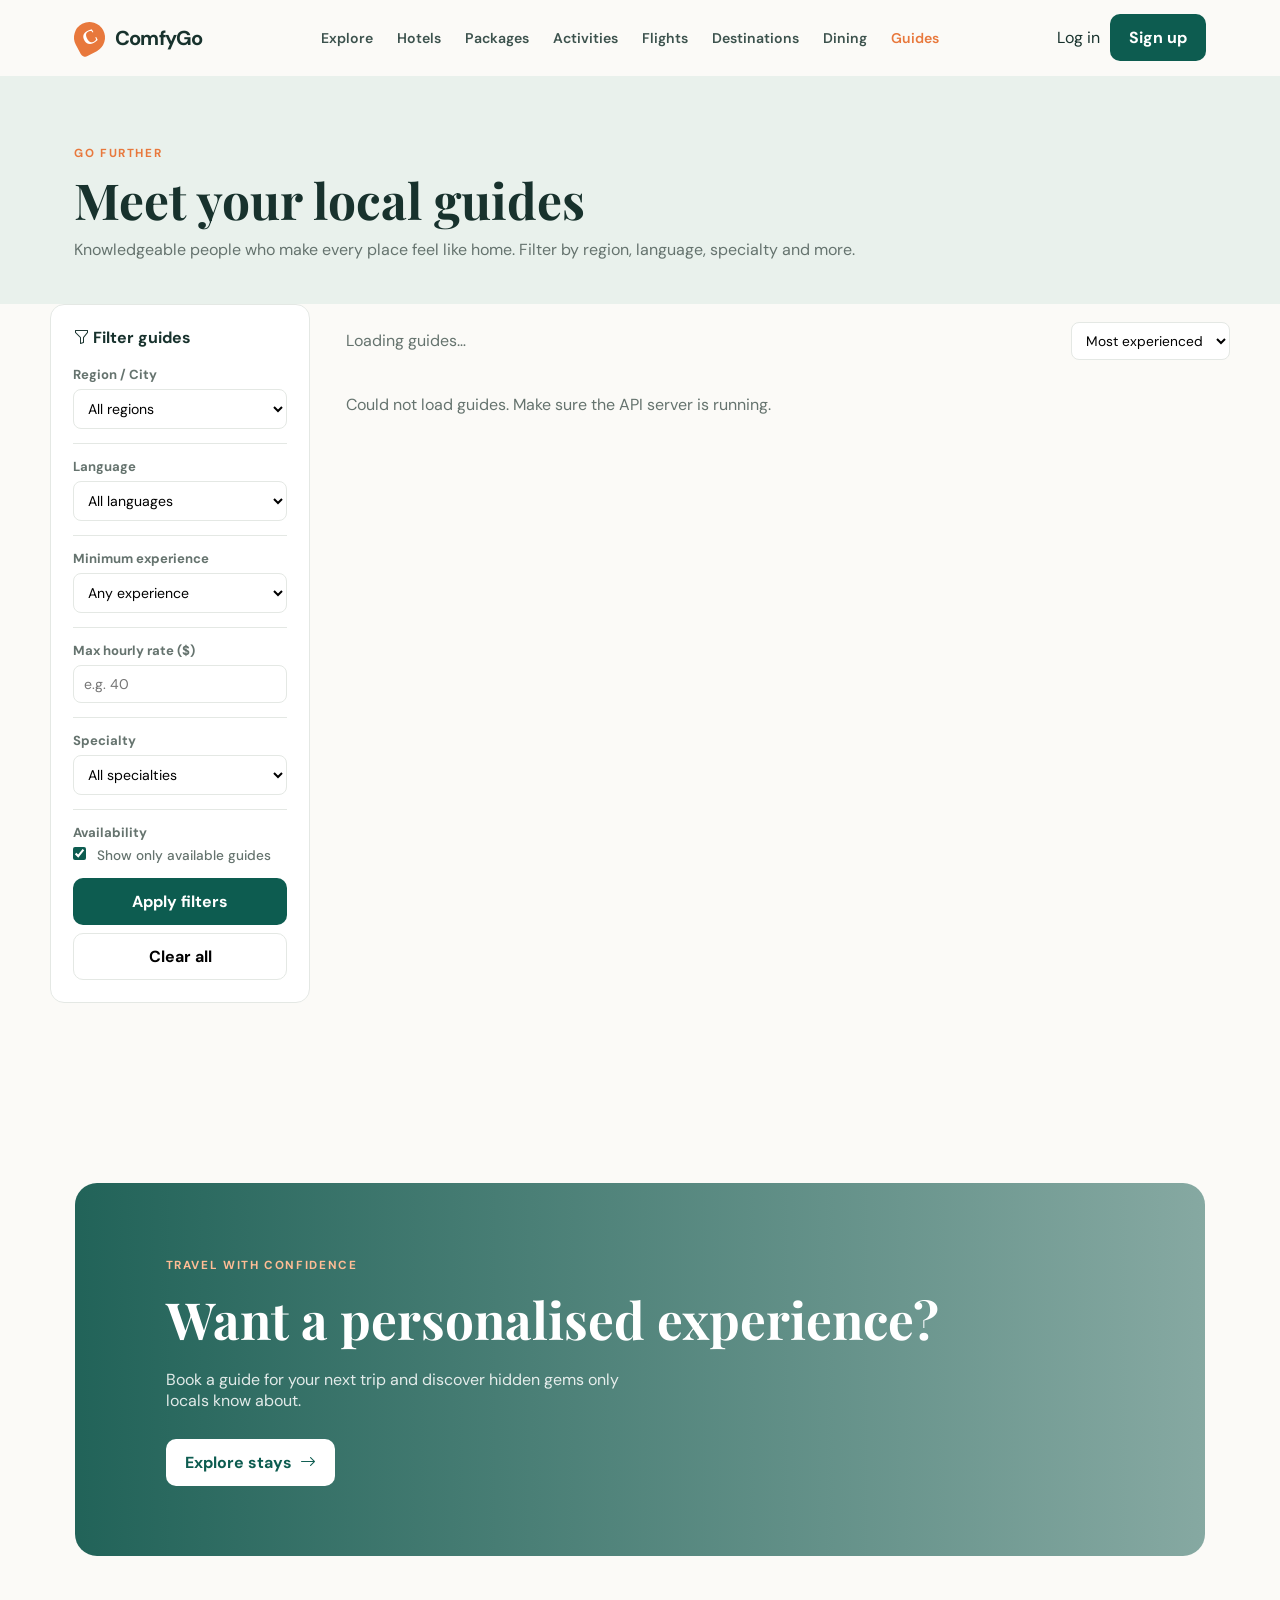
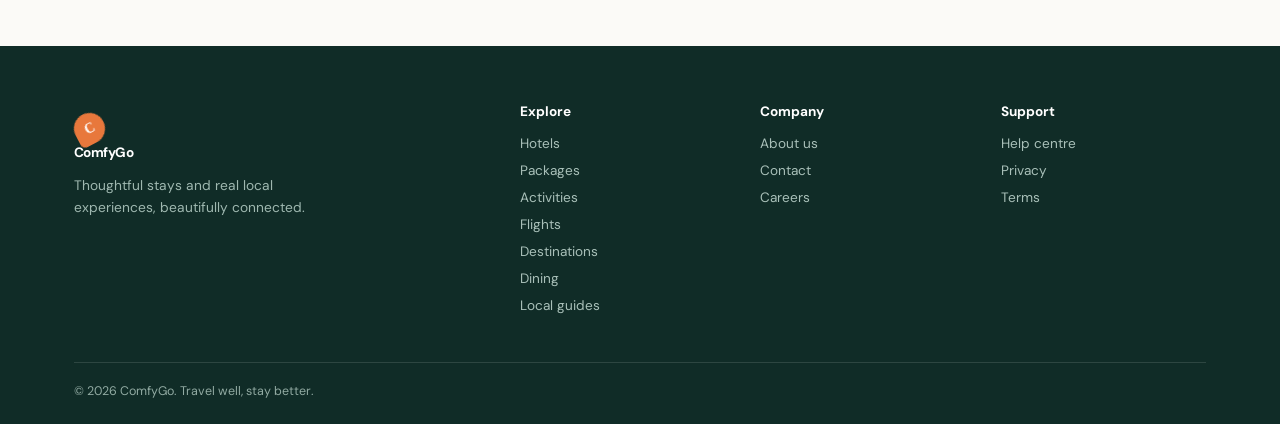
<file: frontend/guides.html>
<!doctype html>
<html lang="en">
<head>
  <meta charset="utf-8">
  <meta name="viewport" content="width=device-width,initial-scale=1">
  <title>Local Guides · ComfyGo</title>
  <link rel="stylesheet" href="https://cdn.jsdelivr.net/npm/bootstrap-icons@1.11.3/font/bootstrap-icons.css">
  <link rel="preconnect" href="https://fonts.googleapis.com">
  <link rel="preconnect" href="https://fonts.gstatic.com" crossorigin>
  <link rel="stylesheet" href="https://fonts.googleapis.com/css2?family=DM+Sans:wght@400;500;600;700&family=Playfair+Display:wght@600;700&display=swap">
  <link rel="stylesheet" href="css/style.css">
  <style>
    .guide-layout{display:grid;grid-template-columns:260px 1fr;gap:36px;padding:0 0 90px}
    .filter-panel{background:#fff;border:1px solid var(--line);border-radius:14px;padding:22px;height:max-content;position:sticky;top:90px}
    .filter-panel h3{margin:0 0 18px;font-size:1rem}
    .fg{border-top:1px solid var(--line);padding:14px 0}
    .fg:first-of-type{border:0;padding-top:0}
    .fg label{display:block;font-weight:700;font-size:.82rem;margin-bottom:6px;color:var(--muted)}
    .fg select,.fg input[type=number]{width:100%;border:1px solid var(--line);border-radius:8px;padding:9px 10px;font-size:.88rem;background:#fff}
    .fg select:focus,.fg input:focus{border-color:var(--forest);outline:none}
    .fg .check{display:block;margin:6px 0 0;color:var(--muted);font-size:.85rem;font-weight:500}
    .fg .check input{width:auto;margin:0 7px 0 0;accent-color:var(--forest)}
    .active-filters{display:flex;flex-wrap:wrap;gap:7px;margin-bottom:18px}
    .filter-tag{display:inline-flex;align-items:center;gap:5px;background:var(--mint);color:var(--forest);padding:4px 10px;border-radius:20px;font-size:.76rem;font-weight:600}
    .filter-tag button{background:none;border:0;color:var(--forest);font-size:.9rem;cursor:pointer;padding:0;line-height:1}

    .results-toolbar{display:flex;align-items:center;justify-content:space-between;margin-bottom:18px}
    .results-toolbar select{padding:8px 10px;border:1px solid var(--line);border-radius:8px;background:#fff;font-size:.86rem}

    .guide-card-enhanced{background:#fff;border:1px solid var(--line);border-radius:16px;overflow:hidden;transition:transform .2s,box-shadow .2s}
    .guide-card-enhanced:hover{transform:translateY(-4px);box-shadow:var(--shadow)}
    .gce-header{display:flex;gap:16px;padding:22px 22px 0}
    .gce-avatar{width:72px;height:72px;border-radius:50%;object-fit:cover;flex-shrink:0;background:var(--mint);display:grid;place-items:center;font-size:1.5rem;font-weight:700;color:var(--forest)}
    .gce-info{flex:1;min-width:0}
    .gce-info h3{margin:0;font-size:1.08rem}
    .gce-info .gce-city{color:var(--muted);font-size:.84rem;margin:3px 0 0}
    .gce-avail{display:inline-block;padding:3px 10px;border-radius:999px;font-size:.68rem;font-weight:700;margin-top:6px}
    .avail-yes{color:#177457;background:#e2f4ea}
    .avail-no{color:#a63b20;background:#fff0ed}
    .gce-rating{display:flex;align-items:center;gap:5px;margin-top:5px;font-size:.84rem}
    .gce-rating i{color:var(--gold)}

    .gce-body{padding:14px 22px}
    .gce-bio{font-size:.85rem;color:var(--muted);line-height:1.55;margin:0 0 12px;display:-webkit-box;-webkit-line-clamp:2;-webkit-box-orient:vertical;overflow:hidden}

    .gce-tags{display:flex;flex-wrap:wrap;gap:5px;margin-bottom:12px}
    .gce-tag{padding:3px 9px;border-radius:999px;font-size:.7rem;font-weight:600;background:var(--mint);color:var(--forest)}

    .gce-rates{display:flex;gap:16px;font-size:.84rem;margin-bottom:12px}
    .gce-rates .rate{display:flex;align-items:center;gap:4px}
    .gce-rates .rate i{color:var(--forest);font-size:.9rem}
    .gce-rates .rate strong{color:var(--ink)}

    .gce-regions{font-size:.8rem;color:var(--muted);margin-bottom:14px}
    .gce-regions i{margin-right:4px;color:var(--forest)}

    .gce-footer{border-top:1px solid var(--line);padding:14px 22px;display:flex;justify-content:space-between;align-items:center}
    .gce-contact{display:flex;gap:8px}
    .gce-contact a{width:34px;height:34px;border-radius:8px;display:grid;place-items:center;border:1px solid var(--line);color:var(--muted);font-size:1rem;transition:.15s}
    .gce-contact a:hover{border-color:var(--forest);color:var(--forest);background:var(--mint)}
    .gce-contact a.whatsapp{color:#25d366;border-color:#25d36633}
    .gce-contact a.whatsapp:hover{background:#25d36615}
    .gce-detail-link{font-size:.84rem;font-weight:700;color:var(--forest);text-decoration:none;display:flex;align-items:center;gap:4px}
    .gce-detail-link:hover{text-decoration:underline}

    .guides-grid{display:grid;grid-template-columns:repeat(auto-fill,minmax(360px,1fr));gap:20px}
    .empty-state{text-align:center;padding:50px 20px;color:var(--muted)}
    .empty-state i{font-size:2.2rem;display:block;margin-bottom:10px;opacity:.35}

    @media(max-width:800px){
      .guide-layout{grid-template-columns:1fr}
      .filter-panel{position:static}
      .guides-grid{grid-template-columns:1fr}
    }
  </style>
</head>
<body>
<nav class="site-nav">
  <div class="shell nav-inner">
    <a class="brand" href="index.html"><b class="brand-mark">C</b>ComfyGo</a>
    <div class="nav-links" id="navLinks">
      <a href="index.html">Explore</a>
      <a href="hotels.html">Hotels</a>
      <a href="packages.html">Packages</a>
      <a href="activities.html">Activities</a>
      <a href="flights.html">Flights</a>
      <a href="destinations.html">Destinations</a>
      <a href="dining.html">Dining</a>
      <a class="active" href="guides.html">Guides</a>
    </div>
    <div class="nav-actions" id="navActions">
      <a href="login.html">Log in</a>
      <a class="btn btn-primary" href="register.html">Sign up</a>
    </div>
    <button class="menu-toggle" data-menu><i class="bi bi-list"></i></button>
  </div>
</nav>

<header class="page-hero">
  <div class="shell">
    <span class="eyebrow">GO FURTHER</span>
    <h1 class="page-title">Meet your local guides</h1>
    <p>Knowledgeable people who make every place feel like home. Filter by region, language, specialty and more.</p>
  </div>
</header>

<main class="shell guide-layout">
  <aside class="filter-panel">
    <h3><i class="bi bi-funnel"></i> Filter guides</h3>
    <div class="fg">
      <label>Region / City</label>
      <select id="filterCity"><option value="">All regions</option></select>
    </div>
    <div class="fg">
      <label>Language</label>
      <select id="filterLanguage"><option value="">All languages</option></select>
    </div>
    <div class="fg">
      <label>Minimum experience</label>
      <select id="filterExperience">
        <option value="">Any experience</option>
        <option value="1">1+ years</option>
        <option value="3">3+ years</option>
        <option value="5">5+ years</option>
        <option value="8">8+ years</option>
        <option value="10">10+ years</option>
      </select>
    </div>
    <div class="fg">
      <label>Max hourly rate ($)</label>
      <input type="number" id="filterMaxRate" placeholder="e.g. 40" min="0" step="5">
    </div>
    <div class="fg">
      <label>Specialty</label>
      <select id="filterSpecialty">
        <option value="">All specialties</option>
        <option value="Cultural">Cultural tours</option>
        <option value="Trekking">Trekking & Nature</option>
        <option value="Food">Food tours</option>
        <option value="Historical">Historical</option>
        <option value="Beach">Beach & Water sports</option>
        <option value="Wildlife">Wildlife</option>
        <option value="Photography">Photography</option>
        <option value="Adventure">Adventure</option>
        <option value="Wellness">Wellness</option>
      </select>
    </div>
    <div class="fg">
      <label>Availability</label>
      <label class="check"><input type="checkbox" id="filterAvailable" checked> Show only available guides</label>
    </div>
    <button class="btn btn-primary" style="width:100%" id="applyFilters">Apply filters</button>
    <button class="btn btn-ghost" style="width:100%;margin-top:8px" id="clearFilters">Clear all</button>
  </aside>

  <section>
    <div class="active-filters" id="activeFilters"></div>
    <div class="results-toolbar">
      <span class="muted" id="resultCount">Loading guides…</span>
      <select id="sortSelect">
        <option value="">Most experienced</option>
        <option value="rating">Highest rated</option>
        <option value="price_asc">Price: low to high</option>
        <option value="price_desc">Price: high to low</option>
        <option value="name">Name A–Z</option>
      </select>
    </div>
    <div class="guides-grid" id="guidesGrid">
      <p class="muted">Loading guides…</p>
    </div>
  </section>
</main>

<div class="shell">
  <section class="cta">
    <span class="eyebrow" style="color:#ffbd95">TRAVEL WITH CONFIDENCE</span>
    <h2>Want a personalised experience?</h2>
    <p>Book a guide for your next trip and discover hidden gems only locals know about.</p>
    <a class="btn" href="hotels.html">Explore stays <i class="bi bi-arrow-right"></i></a>
  </section>
</div>

<footer class="footer">
  <div class="shell">
    <div class="footer-grid">
      <div><a class="brand" href="index.html"><b class="brand-mark">C</b>ComfyGo</a><p>Thoughtful stays and real local experiences, beautifully connected.</p></div>
      <div><h4>Explore</h4><a href="hotels.html">Hotels</a><a href="packages.html">Packages</a><a href="activities.html">Activities</a><a href="flights.html">Flights</a><a href="destinations.html">Destinations</a><a href="dining.html">Dining</a><a href="guides.html">Local guides</a></div>
      <div><h4>Company</h4><a href="#">About us</a><a href="#">Contact</a><a href="#">Careers</a></div>
      <div><h4>Support</h4><a href="#">Help centre</a><a href="#">Privacy</a><a href="#">Terms</a></div>
    </div>
    <div class="footer-bottom">&copy; 2026 ComfyGo. Travel well, stay better.</div>
  </div>
</footer>

<div class="toast" id="toast"></div>
<script src="js/utils/storage.js?v=8"></script>
<script src="js/api/client.js?v=8"></script>
<script src="js/ui.js?v=8"></script>
<script>
(function() {
  var filters = { city: '', language: '', min_experience: '', max_rate: '', specialty: '', is_available: true, sort_by: '' };
  var allGuides = [];
  var filterOptions = { cities: [], languages: [] };

  var portraits = [
    'https://images.unsplash.com/photo-1500648767791-00dcc994a43e?auto=format&fit=crop&w=200&q=85',
    'https://images.unsplash.com/photo-1534528741775-53994a69daeb?auto=format&fit=crop&w=200&q=85',
    'https://images.unsplash.com/photo-1506794778202-cad84cf45f1d?auto=format&fit=crop&w=200&q=85',
    'https://images.unsplash.com/photo-1494790108377-be9c29b29330?auto=format&fit=crop&w=200&q=85',
    'https://images.unsplash.com/photo-1507003211169-0a1dd7228f2d?auto=format&fit=crop&w=200&q=85',
    'https://images.unsplash.com/photo-1438761681033-6461ffad8d80?auto=format&fit=crop&w=200&q=85',
    'https://images.unsplash.com/photo-1472099645785-5658abf4ff4e?auto=format&fit=crop&w=200&q=85',
    'https://images.unsplash.com/photo-1544005313-94ddf0286df2?auto=format&fit=crop&w=200&q=85',
  ];

  var grid = document.getElementById('guidesGrid');
  var countEl = document.getElementById('resultCount');
  var activeFiltersEl = document.getElementById('activeFilters');

  async function loadFilterOptions() {
    try {
      var data = await apiClient.get('/guides/filter-options');
      filterOptions = data;
      var citySel = document.getElementById('filterCity');
      (data.cities || []).forEach(function(c) {
        var opt = document.createElement('option');
        opt.value = c.guide_city;
        opt.textContent = c.guide_city + ' (' + c.count + ')';
        citySel.appendChild(opt);
      });
      var langSel = document.getElementById('filterLanguage');
      (data.languages || []).forEach(function(l) {
        var opt = document.createElement('option');
        opt.value = l.guide_language;
        opt.textContent = l.guide_language + ' (' + l.count + ')';
        langSel.appendChild(opt);
      });
    } catch (e) { console.log('Could not load filter options'); }
  }

  async function loadGuides() {
    grid.innerHTML = '<p class="muted">Loading guides…</p>';
    try {
      var params = new URLSearchParams();
      if (filters.city) params.set('city', filters.city);
      if (filters.language) params.set('language', filters.language);
      if (filters.min_experience) params.set('min_experience', filters.min_experience);
      if (filters.max_rate) params.set('max_rate', filters.max_rate);
      if (filters.specialty) params.set('specialty', filters.specialty);
      if (filters.sort_by) params.set('sort_by', filters.sort_by);
      params.set('limit', '100');

      var hasFilters = filters.city || filters.language || filters.min_experience || filters.max_rate || filters.specialty || filters.sort_by;
      var endpoint = hasFilters ? '/guides/search?' + params.toString() : '/guides/?limit=100';
      var data = await apiClient.get(endpoint);
      allGuides = data.items || [];

      if (filters.is_available) {
        allGuides = allGuides.filter(function(g) { return g.is_available; });
      }

      renderGuides(allGuides);
    } catch (e) {
      grid.innerHTML = '<p class="muted">Could not load guides. Make sure the API server is running.</p>';
    }
  }

  function renderGuides(guides) {
    countEl.innerHTML = '<b style="color:var(--ink)">' + guides.length + ' guide' + (guides.length !== 1 ? 's' : '') + '</b> found';
    if (guides.length === 0) {
      grid.innerHTML = '<div class="empty-state" style="grid-column:1/-1"><i class="bi bi-signpost-2"></i><p>No guides match your filters. Try adjusting your search.</p></div>';
      return;
    }
    grid.innerHTML = guides.map(function(g, i) {
      var initials = (g.guide_name || '?').split(' ').map(function(w) { return w[0]; }).join('').substring(0, 2).toUpperCase();
      var exp = g.guide_experience || 0;
      var expText = exp > 0 ? exp + ' year' + (exp > 1 ? 's' : '') : 'New';
      var avail = g.is_available;
      var specs = (g.specialties || '').split(',').map(function(s) { return s.trim(); }).filter(Boolean);
      var regions = (g.regions || g.guide_city || '').split(',').map(function(r) { return r.trim(); }).filter(Boolean);
      var rating = g.avg_rating ? Number(g.avg_rating).toFixed(1) : null;
      var hourly = g.hourly_rate ? '$' + Number(g.hourly_rate) : null;
      var daily = g.daily_rate ? '$' + Number(g.daily_rate) : null;

      var contactHtml = '';
      if (g.whatsapp) contactHtml += '<a href="https://wa.me/' + g.whatsapp.replace(/[^0-9]/g, '') + '" target="_blank" class="whatsapp" title="WhatsApp"><i class="bi bi-whatsapp"></i></a>';
      if (g.facebook) contactHtml += '<a href="' + escapeHtml(g.facebook) + '" target="_blank" title="Facebook"><i class="bi bi-facebook"></i></a>';
      if (g.instagram) contactHtml += '<a href="' + escapeHtml(g.instagram) + '" target="_blank" title="Instagram"><i class="bi bi-instagram"></i></a>';
      if (g.guide_phone) contactHtml += '<a href="tel:' + escapeHtml(g.guide_phone) + '" title="Call"><i class="bi bi-telephone"></i></a>';
      if (g.guide_email) contactHtml += '<a href="mailto:' + escapeHtml(g.guide_email) + '" title="Email"><i class="bi bi-envelope"></i></a>';

      return '<article class="guide-card-enhanced">' +
        '<div class="gce-header">' +
          '<div class="gce-avatar">' + initials + '</div>' +
          '<div class="gce-info">' +
            '<h3>' + escapeHtml(g.guide_name) + '</h3>' +
            '<div class="gce-city"><i class="bi bi-geo-alt"></i> ' + escapeHtml(g.guide_city || 'Multiple locations') + ' · ' + escapeHtml(g.guide_language || 'English') + '</div>' +
            '<span class="gce-avail ' + (avail ? 'avail-yes' : 'avail-no') + '">' + (avail ? '<i class="bi bi-check-circle"></i> Available' : '<i class="bi bi-x-circle"></i> Unavailable') + '</span>' +
            (rating ? '<div class="gce-rating"><i class="bi bi-star-fill"></i> ' + rating + ' <span style="color:var(--muted)">(' + (g.total_reviews || 0) + ' reviews)</span></div>' : '') +
          '</div>' +
        '</div>' +
        '<div class="gce-body">' +
          (g.bio ? '<p class="gce-bio">' + escapeHtml(g.bio) + '</p>' : '') +
          (specs.length ? '<div class="gce-tags">' + specs.map(function(s) { return '<span class="gce-tag">' + escapeHtml(s) + '</span>'; }).join('') + '</div>' : '') +
          '<div class="gce-rates">' +
            (hourly ? '<span class="rate"><i class="bi bi-clock"></i> <strong>' + hourly + '</strong>/hr</span>' : '') +
            (daily ? '<span class="rate"><i class="bi bi-calendar-day"></i> <strong>' + daily + '</strong>/day</span>' : '') +
            '<span class="rate"><i class="bi bi-briefcase"></i> ' + expText + '</span>' +
          '</div>' +
          (regions.length ? '<div class="gce-regions"><i class="bi bi-geo-alt"></i> ' + regions.map(escapeHtml).join(' · ') + '</div>' : '') +
        '</div>' +
        '<div class="gce-footer">' +
          '<div class="gce-contact">' + contactHtml + '</div>' +
          '<a class="gce-detail-link" href="guide_details.html?id=' + g.guide_id + '">Full profile <i class="bi bi-arrow-right"></i></a>' +
        '</div>' +
      '</article>';
    }).join('');
  }

  function renderFilterTags() {
    var tags = [];
    if (filters.city) tags.push({ label: 'Region: ' + filters.city, clear: function() { filters.city = ''; document.getElementById('filterCity').value = ''; } });
    if (filters.language) tags.push({ label: 'Language: ' + filters.language, clear: function() { filters.language = ''; document.getElementById('filterLanguage').value = ''; } });
    if (filters.min_experience) tags.push({ label: filters.min_experience + '+ years exp', clear: function() { filters.min_experience = ''; document.getElementById('filterExperience').value = ''; } });
    if (filters.max_rate) tags.push({ label: 'Max $' + filters.max_rate + '/hr', clear: function() { filters.max_rate = ''; document.getElementById('filterMaxRate').value = ''; } });
    if (filters.specialty) tags.push({ label: 'Specialty: ' + filters.specialty, clear: function() { filters.specialty = ''; document.getElementById('filterSpecialty').value = ''; } });
    if (filters.sort_by) tags.push({ label: 'Sort: ' + filters.sort_by, clear: function() { filters.sort_by = ''; document.getElementById('sortSelect').value = ''; } });

    if (tags.length === 0) { activeFiltersEl.innerHTML = ''; return; }
    activeFiltersEl.innerHTML = tags.map(function(t, i) {
      return '<span class="filter-tag">' + t.label + ' <button data-clear="' + i + '">&times;</button></span>';
    }).join('');
    activeFiltersEl.querySelectorAll('button').forEach(function(btn, i) {
      btn.addEventListener('click', function() {
        tags[i].clear();
        loadGuides();
        renderFilterTags();
      });
    });
  }

  document.getElementById('applyFilters').addEventListener('click', function() {
    filters.city = document.getElementById('filterCity').value;
    filters.language = document.getElementById('filterLanguage').value;
    filters.min_experience = document.getElementById('filterExperience').value;
    filters.max_rate = document.getElementById('filterMaxRate').value;
    filters.specialty = document.getElementById('filterSpecialty').value;
    filters.is_available = document.getElementById('filterAvailable').checked;
    loadGuides();
    renderFilterTags();
  });

  document.getElementById('clearFilters').addEventListener('click', function() {
    filters = { city: '', language: '', min_experience: '', max_rate: '', specialty: '', is_available: true, sort_by: '' };
    document.getElementById('filterCity').value = '';
    document.getElementById('filterLanguage').value = '';
    document.getElementById('filterExperience').value = '';
    document.getElementById('filterMaxRate').value = '';
    document.getElementById('filterSpecialty').value = '';
    document.getElementById('filterAvailable').checked = true;
    document.getElementById('sortSelect').value = '';
    loadGuides();
    renderFilterTags();
  });

  document.getElementById('sortSelect').addEventListener('change', function() {
    filters.sort_by = this.value;
    loadGuides();
    renderFilterTags();
  });

  loadFilterOptions();
  loadGuides();
})();
</script>
</body>
</html>
</file>
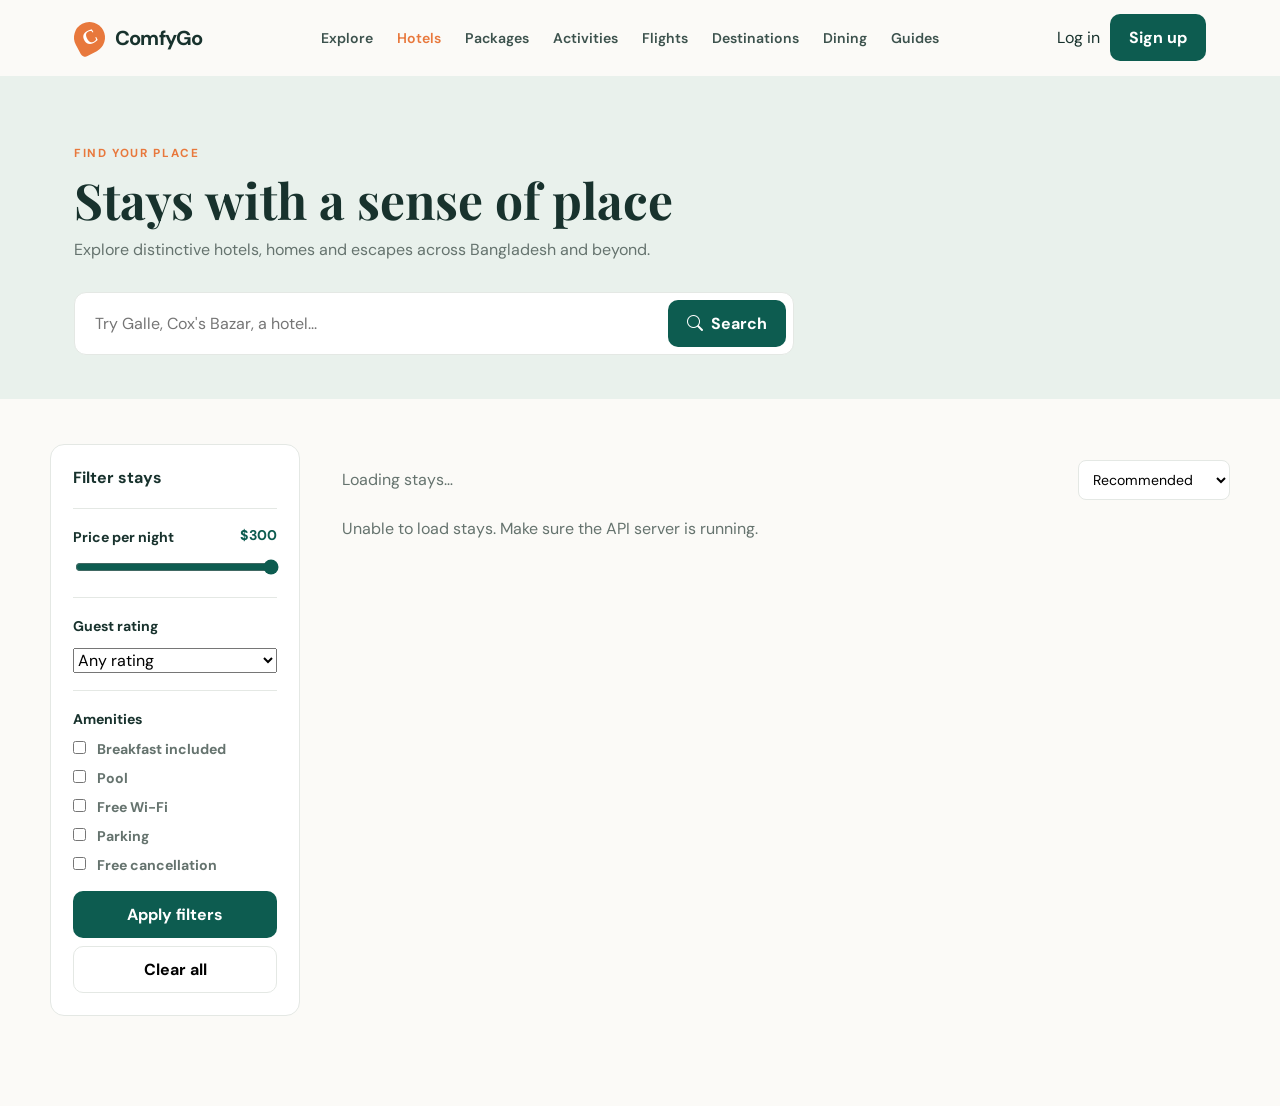
<file: frontend/hotels.html>
<!doctype html>
<html lang="en">
<head>
  <meta charset="utf-8">
  <meta name="viewport" content="width=device-width,initial-scale=1">
  <title>Hotels · ComfyGo</title>
  <link rel="stylesheet" href="https://cdn.jsdelivr.net/npm/bootstrap-icons@1.11.3/font/bootstrap-icons.css">
  <link rel="preconnect" href="https://fonts.googleapis.com">
  <link rel="preconnect" href="https://fonts.gstatic.com" crossorigin>
  <link rel="stylesheet" href="https://fonts.googleapis.com/css2?family=DM+Sans:wght@400;500;600;700&family=Playfair+Display:wght@600;700&display=swap">
  <link rel="stylesheet" href="css/style.css">
  <style>
    .modal-overlay{display:none;position:fixed;inset:0;background:rgba(0,0,0,.45);z-index:100;place-items:center}
    .modal-overlay.open{display:grid}
    .modal-box{background:#fff;border-radius:16px;padding:32px;max-width:480px;width:92%;box-shadow:0 20px 60px rgba(0,0,0,.2);position:relative;max-height:90vh;overflow-y:auto}
    .modal-box h2{margin:0 0 6px;font-family:'Playfair Display',Georgia,serif;font-size:1.5rem}
    .modal-box .hotel-tag{color:var(--muted);font-size:.88rem;margin:0 0 22px}
    .modal-close{position:absolute;top:14px;right:16px;background:none;border:0;font-size:1.3rem;cursor:pointer;color:var(--muted)}
    .modal-close:hover{color:var(--ink)}
    .form-row{display:grid;grid-template-columns:1fr 1fr;gap:12px}
    .form-group{margin-bottom:15px}
    .form-group label{display:block;font-weight:700;font-size:.76rem;margin-bottom:5px;text-transform:uppercase;letter-spacing:.06em;color:var(--muted)}
    .form-group input,.form-group select{width:100%;border:1px solid var(--line);border-radius:8px;padding:10px 12px;font-size:.92rem;background:#fff}
    .form-group input:focus,.form-group select:focus{border-color:var(--forest);outline:none;box-shadow:0 0 0 3px #0d5c5018}
    .booking-summary{background:var(--mint);border-radius:10px;padding:14px 16px;margin:18px 0;font-size:.88rem}
    .booking-summary .row{display:flex;justify-content:space-between;margin:4px 0}
    .booking-summary .total{font-weight:700;font-size:1rem;border-top:1px solid var(--line);padding-top:8px;margin-top:8px}
    .modal-actions{display:flex;gap:10px;margin-top:8px}
    .modal-actions .btn{flex:1}
    .modal-msg{display:none;padding:10px 12px;border-radius:8px;font-size:.84rem;margin-bottom:12px}
    .modal-msg.error{display:block;background:#fff0ed;color:#a63b20}
    .modal-msg.success{display:block;background:#e4f4eb;color:#176548}

    .active-filters{display:flex;flex-wrap:wrap;gap:8px;margin-bottom:16px}
    .filter-tag{display:inline-flex;align-items:center;gap:5px;background:var(--mint);color:var(--forest);padding:5px 10px;border-radius:20px;font-size:.78rem;font-weight:600}
    .filter-tag button{background:none;border:0;color:var(--forest);font-size:.9rem;cursor:pointer;padding:0;line-height:1}
    .filter-tag button:hover{color:#a63b20}

    .sort-select{padding:9px 10px;border:1px solid var(--line);border-radius:8px;background:#fff;font-size:.88rem}
  </style>
</head>
<body>
<nav class="site-nav">
  <div class="shell nav-inner">
    <a class="brand" href="index.html"><b class="brand-mark">C</b>ComfyGo</a>
    <div class="nav-links" id="navLinks">
      <a href="index.html">Explore</a>
      <a class="active" href="hotels.html">Hotels</a>
      <a href="packages.html">Packages</a>
      <a href="activities.html">Activities</a>
      <a href="flights.html">Flights</a>
      <a href="destinations.html">Destinations</a>
      <a href="dining.html">Dining</a>
      <a href="guides.html">Guides</a>
    </div>
    <div class="nav-actions">
      <a href="login.html">Log in</a>
      <a class="btn btn-primary" href="register.html">Sign up</a>
    </div>
    <button class="menu-toggle" data-menu><i class="bi bi-list"></i></button>
  </div>
</nav>

<header class="page-hero">
  <div class="shell">
    <span class="eyebrow">FIND YOUR PLACE</span>
    <h1 class="page-title">Stays with a sense of place</h1>
    <p>Explore distinctive hotels, homes and escapes across Bangladesh and beyond.</p>
    <form class="listing-search" data-search>
      <input required placeholder="Try Galle, Cox's Bazar, a hotel...">
      <button class="btn btn-primary" type="submit"><i class="bi bi-search"></i>Search</button>
    </form>
  </div>
</header>

<main class="shell listing-layout">
  <aside class="filters" id="filtersPanel">
    <h3>Filter stays</h3>
    <div class="filter-group">
      <label>Price per night <span id="priceLabel">$300</span></label>
      <input type="range" id="priceRange" min="0" max="500" value="500" step="10">
    </div>
    <div class="filter-group">
      <label>Guest rating</label>
      <select id="ratingFilter">
        <option value="">Any rating</option>
        <option value="4.5">4.5 and above</option>
        <option value="4.0">4.0 and above</option>
        <option value="3.5">3.5 and above</option>
        <option value="3.0">3.0 and above</option>
      </select>
    </div>
    <div class="filter-group">
      <label>Amenities</label>
      <label class="check"><input type="checkbox" id="filterBreakfast"> Breakfast included</label>
      <label class="check"><input type="checkbox" id="filterPool"> Pool</label>
      <label class="check"><input type="checkbox" id="filterWifi"> Free Wi-Fi</label>
      <label class="check"><input type="checkbox" id="filterParking"> Parking</label>
      <label class="check"><input type="checkbox" id="filterCancellation"> Free cancellation</label>
    </div>
    <button class="btn btn-primary" style="width:100%" id="applyFilters">Apply filters</button>
    <button class="btn btn-ghost" style="width:100%;margin-top:8px" id="clearFilters">Clear all</button>
  </aside>
  <section>
    <div class="active-filters" id="activeFilters"></div>
    <div class="results-toolbar">
      <span class="muted" data-result-count>Loading stays…</span>
      <select class="sort-select" id="sortSelect">
        <option value="">Recommended</option>
        <option value="price_asc">Price: low to high</option>
        <option value="price_desc">Price: high to low</option>
        <option value="rating">Top rated</option>
        <option value="name">Name A–Z</option>
      </select>
    </div>
    <div data-hotel-results style="min-height:400px">
      <p class="muted">Loading stays…</p>
    </div>
  </section>
</main>

<div class="modal-overlay" id="bookingModal">
  <div class="modal-box">
    <button class="modal-close" id="closeModal">&times;</button>
    <h2>Book this stay</h2>
    <p class="hotel-tag" id="modalHotelName"></p>
    <div class="modal-msg" id="bookingMsg"></div>
    <form id="bookingForm">
      <input type="hidden" id="bookHotelId">
      <div class="form-row">
        <div class="form-group">
          <label>Check-in</label>
          <input type="date" id="bookCheckIn" required>
        </div>
        <div class="form-group">
          <label>Check-out</label>
          <input type="date" id="bookCheckOut" required>
        </div>
      </div>
      <div class="form-group">
        <label>Guests</label>
        <select id="bookGuests">
          <option value="1">1 guest</option>
          <option value="2" selected>2 guests</option>
          <option value="3">3 guests</option>
          <option value="4">4 guests</option>
          <option value="5">5 guests</option>
          <option value="6">6 guests</option>
        </select>
      </div>
      <div class="booking-summary" id="bookingSummary" style="display:none">
        <div class="row"><span>Price per night</span><span id="summaryPrice">—</span></div>
        <div class="row"><span>Nights</span><span id="summaryNights">—</span></div>
        <div class="row"><span>Guests</span><span id="summaryGuests">—</span></div>
        <div class="row total"><span>Total</span><span id="summaryTotal">—</span></div>
      </div>
      <div class="modal-actions">
        <button type="button" class="btn btn-ghost" id="cancelBooking">Cancel</button>
        <button type="submit" class="btn btn-primary" id="submitBooking">Confirm booking</button>
      </div>
    </form>
  </div>
</div>

<div class="toast" id="toast"></div>
<script src="js/utils/storage.js?v=6"></script>
<script src="js/api/client.js?v=6"></script>
<script src="js/ui.js?v=6"></script>
<script>
(function() {
  var filters = { city: '', max_price: 500, min_rating: '', sort_by: '' };
  var amenities = { breakfast_included: false, has_pool: false, has_wifi: false, has_parking: false, free_cancellation: false };
  var allHotels = [];

  var searchInput = document.querySelector('[data-search] input');
  var searchForm = document.querySelector('[data-search]');
  var priceRange = document.getElementById('priceRange');
  var priceLabel = document.getElementById('priceLabel');
  var ratingFilter = document.getElementById('ratingFilter');
  var sortSelect = document.getElementById('sortSelect');
  var resultsEl = document.querySelector('[data-hotel-results]');
  var countEl = document.querySelector('[data-result-count]');
  var activeFiltersEl = document.getElementById('activeFilters');

  var urlCity = new URLSearchParams(location.search).get('city') || new URLSearchParams(location.search).get('q') || '';
  if (urlCity && searchInput) {
    searchInput.value = urlCity;
    filters.city = urlCity;
  }

  async function loadHotels() {
    resultsEl.innerHTML = '<p class="muted">Loading stays…</p>';
    try {
      var params = new URLSearchParams();
      if (filters.city) params.set('city', filters.city);
      if (filters.max_price < 500) params.set('max_price', filters.max_price);
      if (filters.min_rating) params.set('min_rating', filters.min_rating);
      if (filters.sort_by) params.set('sort_by', filters.sort_by);
      if (amenities.breakfast_included) params.set('breakfast_included', 'true');
      if (amenities.has_pool) params.set('has_pool', 'true');
      if (amenities.has_wifi) params.set('has_wifi', 'true');
      if (amenities.has_parking) params.set('has_parking', 'true');
      if (amenities.free_cancellation) params.set('free_cancellation', 'true');
      params.set('limit', '100');

      var endpoint = '/hotels/search?' + params.toString();
      var data = await apiClient.get(endpoint);
      allHotels = data.items || [];
      renderHotels(allHotels);
    } catch (e) {
      resultsEl.innerHTML = '<p class="muted">Unable to load stays. Make sure the API server is running.</p>';
    }
  }

  function renderHotels(hotels) {
    countEl.innerHTML = '<b style="color:var(--ink)">' + hotels.length + ' stays</b> to discover';
    if (hotels.length === 0) {
      resultsEl.innerHTML = '<p class="muted">No stays match your filters. Try adjusting your search.</p>';
      return;
    }
    resultsEl.innerHTML = hotels.map(function(h) {
      var r = h.hotel_rating ? Number(h.hotel_rating).toFixed(1) : 'New';
      var price = h.price_per_night ? Number(h.price_per_night) : null;
      var priceHtml = price ? '<span class="price">$' + price + ' <small>/ night</small></span>' : '<span class="price muted">Price on request</span>';
      var badges = [];
      if (h.breakfast_included) badges.push('<span style="color:var(--forest);font-size:.75rem"><i class="bi bi-cup-hot"></i> Breakfast</span>');
      if (h.has_pool) badges.push('<span style="color:var(--forest);font-size:.75rem"><i class="bi bi-water"></i> Pool</span>');
      if (h.free_cancellation) badges.push('<span style="color:var(--forest);font-size:.75rem"><i class="bi bi-shield-check"></i> Free cancel</span>');

      return '<article class="result">' +
        '<img src="https://images.unsplash.com/photo-1566073771259-6a8506099945?auto=format&fit=crop&w=900&q=85" alt="' + escapeHtml(h.hotel_name) + '">' +
        '<div class="result-body">' +
          '<div class="result-title"><div><h2>' + escapeHtml(h.hotel_name) + '</h2>' +
          '<div class="location"><i class="bi bi-geo-alt"></i> ' + escapeHtml(h.hotel_city) + ', ' + escapeHtml(h.hotel_country) + '</div></div>' +
          '<span class="rating"><i class="bi bi-star-fill"></i> ' + r + '</span></div>' +
          '<p>' + escapeHtml(h.hotel_description || 'A thoughtful place to stay.') + '</p>' +
          (badges.length ? '<div style="display:flex;gap:12px;margin-bottom:10px">' + badges.join('') + '</div>' : '') +
          '<div class="result-bottom">' +
            priceHtml +
            '<div style="display:flex;gap:8px">' +
              '<a class="btn btn-ghost" href="hotels_details.html?id=' + h.hotel_id + '" style="padding:8px 14px;font-size:.85rem">Details</a>' +
              '<button class="btn btn-primary" style="padding:8px 14px;font-size:.85rem" onclick="openBookingModal(' + h.hotel_id + ', \'' + escapeHtml(h.hotel_name).replace(/'/g, "\\'") + '\', ' + (price || 0) + ')">Book now</button>' +
            '</div>' +
          '</div>' +
        '</div></article>';
    }).join('');
  }

  function renderFilterTags() {
    var tags = [];
    if (filters.city) tags.push({ label: 'City: ' + filters.city, clear: function() { filters.city = ''; searchInput.value = ''; } });
    if (filters.max_price < 500) tags.push({ label: 'Max $' + filters.max_price + '/night', clear: function() { filters.max_price = 500; priceRange.value = 500; priceLabel.textContent = '$500'; } });
    if (filters.min_rating) tags.push({ label: filters.min_rating + '+ stars', clear: function() { filters.min_rating = ''; ratingFilter.value = ''; } });
    if (filters.sort_by) tags.push({ label: 'Sort: ' + filters.sort_by, clear: function() { filters.sort_by = ''; sortSelect.value = ''; } });
    if (amenities.breakfast_included) tags.push({ label: 'Breakfast', clear: function() { amenities.breakfast_included = false; document.getElementById('filterBreakfast').checked = false; } });
    if (amenities.has_pool) tags.push({ label: 'Pool', clear: function() { amenities.has_pool = false; document.getElementById('filterPool').checked = false; } });
    if (amenities.has_wifi) tags.push({ label: 'Wi-Fi', clear: function() { amenities.has_wifi = false; document.getElementById('filterWifi').checked = false; } });
    if (amenities.has_parking) tags.push({ label: 'Parking', clear: function() { amenities.has_parking = false; document.getElementById('filterParking').checked = false; } });
    if (amenities.free_cancellation) tags.push({ label: 'Free cancel', clear: function() { amenities.free_cancellation = false; document.getElementById('filterCancellation').checked = false; } });

    if (tags.length === 0) { activeFiltersEl.innerHTML = ''; return; }
    activeFiltersEl.innerHTML = tags.map(function(t, i) {
      return '<span class="filter-tag">' + t.label + ' <button data-clear="' + i + '">&times;</button></span>';
    }).join('');
    activeFiltersEl.querySelectorAll('button').forEach(function(btn, i) {
      btn.addEventListener('click', function() {
        tags[i].clear();
        loadHotels();
        renderFilterTags();
      });
    });
  }

  if (searchForm) {
    searchForm.addEventListener('submit', function(e) {
      e.preventDefault();
      filters.city = searchInput.value.trim();
      loadHotels();
      renderFilterTags();
    });
  }

  priceRange.addEventListener('input', function() {
    priceLabel.textContent = '$' + this.value;
  });

  document.getElementById('applyFilters').addEventListener('click', function() {
    filters.max_price = parseInt(priceRange.value);
    filters.min_rating = ratingFilter.value;
    amenities.breakfast_included = document.getElementById('filterBreakfast').checked;
    amenities.has_pool = document.getElementById('filterPool').checked;
    amenities.has_wifi = document.getElementById('filterWifi').checked;
    amenities.has_parking = document.getElementById('filterParking').checked;
    amenities.free_cancellation = document.getElementById('filterCancellation').checked;
    loadHotels();
    renderFilterTags();
  });

  document.getElementById('clearFilters').addEventListener('click', function() {
    filters = { city: '', max_price: 500, min_rating: '', sort_by: '' };
    amenities = { breakfast_included: false, has_pool: false, has_wifi: false, has_parking: false, free_cancellation: false };
    searchInput.value = '';
    priceRange.value = 500;
    priceLabel.textContent = '$500';
    ratingFilter.value = '';
    sortSelect.value = '';
    document.getElementById('filterBreakfast').checked = false;
    document.getElementById('filterPool').checked = false;
    document.getElementById('filterWifi').checked = false;
    document.getElementById('filterParking').checked = false;
    document.getElementById('filterCancellation').checked = false;
    loadHotels();
    renderFilterTags();
  });

  sortSelect.addEventListener('change', function() {
    filters.sort_by = this.value;
    loadHotels();
    renderFilterTags();
  });

  var modal = document.getElementById('bookingModal');
  var currentPrice = 0;

  window.openBookingModal = function(hotelId, hotelName, pricePerNight) {
    if (!Storage.isAuthenticated()) {
      window.location.href = 'login.html';
      return;
    }
    document.getElementById('bookHotelId').value = hotelId;
    document.getElementById('modalHotelName').textContent = hotelName;
    currentPrice = pricePerNight;
    document.getElementById('bookingMsg').className = 'modal-msg';
    document.getElementById('bookingMsg').textContent = '';
    document.getElementById('bookingSummary').style.display = 'none';

    var today = new Date().toISOString().split('T')[0];
    document.getElementById('bookCheckIn').min = today;
    document.getElementById('bookCheckOut').min = today;
    document.getElementById('bookCheckIn').value = '';
    document.getElementById('bookCheckOut').value = '';

    modal.classList.add('open');
  };

  document.getElementById('closeModal').addEventListener('click', function() { modal.classList.remove('open'); });
  document.getElementById('cancelBooking').addEventListener('click', function() { modal.classList.remove('open'); });
  modal.addEventListener('click', function(e) { if (e.target === modal) modal.classList.remove('open'); });

  ['bookCheckIn', 'bookCheckOut', 'bookGuests'].forEach(function(id) {
    document.getElementById(id).addEventListener('change', updateSummary);
    document.getElementById(id).addEventListener('input', updateSummary);
  });

  function updateSummary() {
    var ci = document.getElementById('bookCheckIn').value;
    var co = document.getElementById('bookCheckOut').value;
    var guests = parseInt(document.getElementById('bookGuests').value) || 1;
    if (!ci || !co || !currentPrice) {
      document.getElementById('bookingSummary').style.display = 'none';
      return;
    }
    var nights = Math.max(1, Math.round((new Date(co) - new Date(ci)) / 86400000));
    if (nights < 1) {
      document.getElementById('bookingSummary').style.display = 'none';
      return;
    }
    var total = nights * currentPrice;
    document.getElementById('summaryPrice').textContent = '$' + currentPrice;
    document.getElementById('summaryNights').textContent = nights;
    document.getElementById('summaryGuests').textContent = guests;
    document.getElementById('summaryTotal').textContent = '$' + total;
    document.getElementById('bookingSummary').style.display = 'block';
  }

  document.getElementById('bookingForm').addEventListener('submit', async function(e) {
    e.preventDefault();
    var msgEl = document.getElementById('bookingMsg');
    var submitBtn = document.getElementById('submitBooking');

    var hotelId = parseInt(document.getElementById('bookHotelId').value);
    var checkIn = document.getElementById('bookCheckIn').value;
    var checkOut = document.getElementById('bookCheckOut').value;
    var guests = parseInt(document.getElementById('bookGuests').value) || 1;

    if (!checkIn || !checkOut) {
      msgEl.className = 'modal-msg error';
      msgEl.textContent = 'Please select check-in and check-out dates.';
      return;
    }
    if (new Date(checkOut) <= new Date(checkIn)) {
      msgEl.className = 'modal-msg error';
      msgEl.textContent = 'Check-out date must be after check-in date.';
      return;
    }

    var nights = Math.max(1, Math.round((new Date(checkOut) - new Date(checkIn)) / 86400000));
    var totalAmount = nights * currentPrice;

    submitBtn.disabled = true;
    submitBtn.textContent = 'Booking…';

    try {
      await apiClient.post('/bookings/', {
        hotel_id: hotelId,
        check_in_date: checkIn,
        check_out_date: checkOut,
        number_of_guests: guests,
        total_amount: totalAmount,
      });
      msgEl.className = 'modal-msg success';
      msgEl.textContent = 'Booking confirmed! You can view it in My Bookings.';
      setTimeout(function() { modal.classList.remove('open'); }, 2000);
    } catch (err) {
      msgEl.className = 'modal-msg error';
      msgEl.textContent = err.message || 'Booking failed. Please try again.';
    } finally {
      submitBtn.disabled = false;
      submitBtn.textContent = 'Confirm booking';
    }
  });

  loadHotels();
})();
</script>
</body>
</html>
</file>
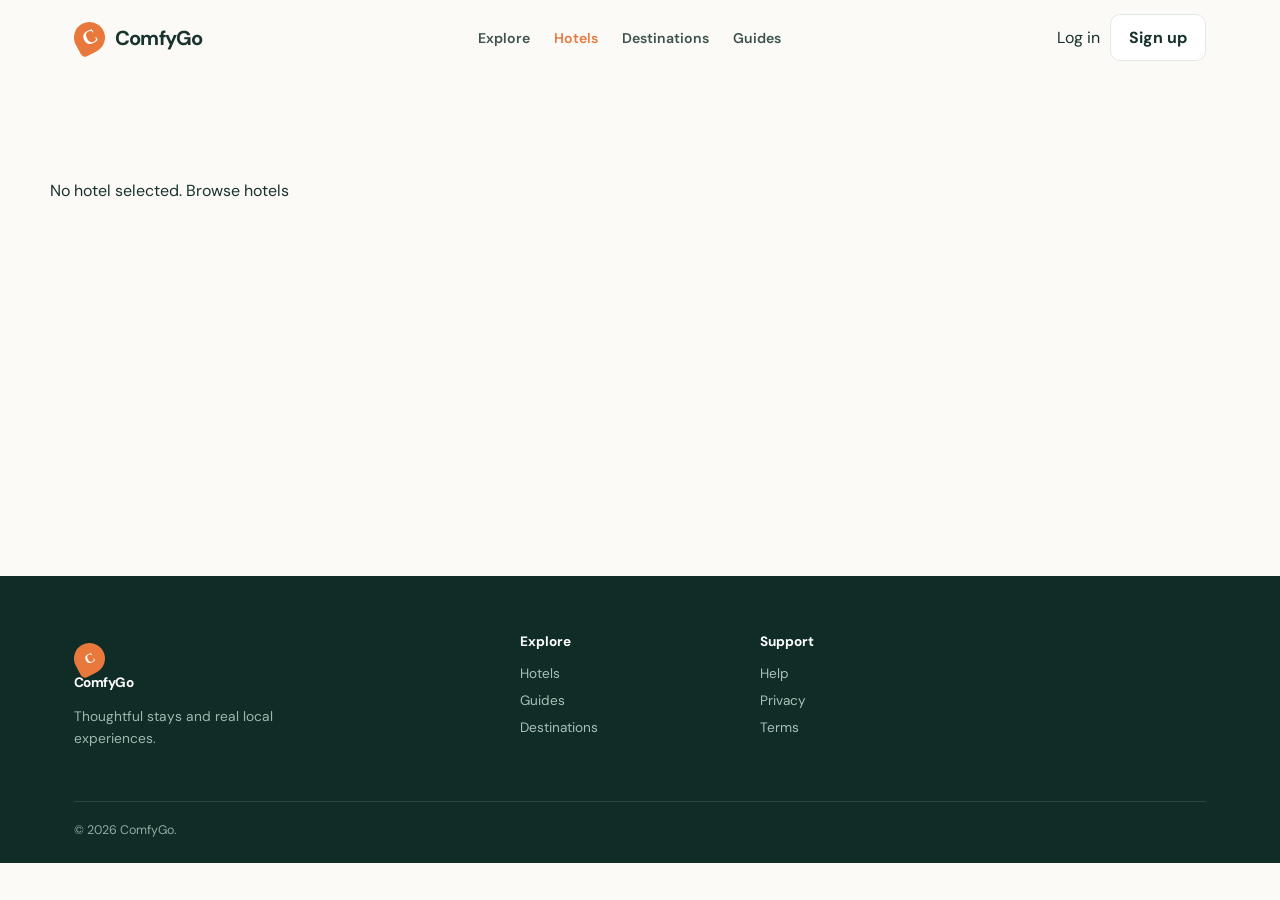
<file: frontend/hotels_details.html>
<!doctype html>
<html lang="en">
<head>
  <meta charset="utf-8">
  <meta name="viewport" content="width=device-width,initial-scale=1">
  <title>Hotel · ComfyGo</title>
  <link rel="stylesheet" href="https://cdn.jsdelivr.net/npm/bootstrap-icons@1.11.3/font/bootstrap-icons.css">
  <link rel="preconnect" href="https://fonts.googleapis.com">
  <link rel="preconnect" href="https://fonts.gstatic.com" crossorigin>
  <link rel="stylesheet" href="https://fonts.googleapis.com/css2?family=DM+Sans:wght@400;500;600;700&family=Playfair+Display:wght@600;700&display=swap">
  <link rel="stylesheet" href="css/style.css">
  <style>
    .hotel-hero{position:relative;height:50vh;min-height:350px;overflow:hidden;margin-top:60px;background:var(--sage);display:flex;align-items:flex-end}
    .hotel-hero img{position:absolute;inset:0;width:100%;height:100%;object-fit:cover}
    .hotel-hero::after{content:'';position:absolute;inset:0;background:linear-gradient(transparent 40%,rgba(16,44,39,.85))}
    .hotel-hero-content{position:relative;z-index:2;padding:40px 0;width:100%}
    .hotel-hero h1{font-family:'Playfair Display',serif;font-size:2.5rem;color:#fff;margin:0 0 8px}
    .hotel-hero .hero-meta{display:flex;flex-wrap:wrap;gap:14px;color:rgba(255,255,255,.85);font-size:.9rem}
    .detail-body{max-width:1000px;margin:0 auto;padding:40px 20px 80px}
    .detail-grid{display:grid;grid-template-columns:1fr 360px;gap:40px}
    .section-title{font-family:'Playfair Display',serif;font-size:1.5rem;margin:30px 0 14px;display:flex;align-items:center;gap:10px}
    .amenity-grid{display:grid;grid-template-columns:repeat(3,1fr);gap:10px;margin:16px 0}
    .amenity-item{display:flex;align-items:center;gap:8px;padding:10px 14px;background:#f4f7f6;border-radius:10px;font-size:.88rem}
    .amenity-item i{color:var(--forest);font-size:1.1rem}
    .room-card{background:#fff;border:1px solid var(--line);border-radius:14px;padding:22px;margin-bottom:16px;transition:.25s}
    .room-card:hover{box-shadow:var(--shadow)}
    .room-header{display:flex;justify-content:space-between;align-items:flex-start;margin-bottom:12px}
    .room-header h3{font-size:1.1rem;margin:0}
    .room-price{font-size:1.3rem;font-weight:700;color:var(--forest)}
    .room-price small{font-size:.78rem;font-weight:400;color:var(--muted)}
    .room-meta{display:flex;gap:16px;margin:10px 0;font-size:.85rem;color:var(--muted)}
    .room-meta span{display:flex;align-items:center;gap:4px}
    .room-amenities{display:flex;flex-wrap:wrap;gap:6px;margin-top:10px}
    .room-tag{padding:4px 10px;border-radius:999px;font-size:.75rem;background:var(--mint);color:var(--forest);font-weight:600}
    .gallery-grid{display:grid;grid-template-columns:repeat(4,1fr);gap:8px;margin:16px 0}
    .gallery-grid img{width:100%;height:130px;object-fit:cover;border-radius:10px;cursor:pointer;transition:.2s}
    .gallery-grid img:hover{transform:scale(1.03)}
    .review-card{background:#fff;border:1px solid var(--line);border-radius:12px;padding:18px;margin-bottom:12px}
    .review-header{display:flex;justify-content:space-between;align-items:center;margin-bottom:8px}
    .review-stars{color:var(--gold);font-size:.9rem}
    .review-meta{font-size:.82rem;color:var(--muted)}
    .review-title{font-weight:700;margin:0 0 6px}
    .review-text{font-size:.9rem;color:var(--muted);line-height:1.7;margin:0}
    .verified-badge{display:inline-flex;align-items:center;gap:4px;color:var(--forest);font-size:.78rem;font-weight:600}
    .booking-sidebar{position:sticky;top:80px}
    .booking-card{background:#fff;border:1px solid var(--line);border-radius:14px;padding:24px;margin-bottom:16px}
    .booking-card h3{margin:0 0 16px;font-size:1.1rem}
    .booking-field{margin-bottom:14px}
    .booking-field label{display:block;font-size:.82rem;font-weight:600;margin-bottom:4px;color:var(--muted)}
    .booking-field input,.booking-field select{width:100%;padding:10px 14px;border:1px solid var(--line);border-radius:8px;font-size:.9rem}
    .booking-total{display:flex;justify-content:space-between;padding:14px 0;border-top:2px solid var(--line);margin-top:10px;font-weight:700}
    @media(max-width:800px){.detail-grid{grid-template-columns:1fr}.amenity-grid{grid-template-columns:repeat(2,1fr)}.gallery-grid{grid-template-columns:repeat(2,1fr)}}
  </style>
</head>
<body>
<nav class="site-nav"><div class="shell nav-inner"><a class="brand" href="index.html"><b class="brand-mark">C</b>ComfyGo</a><div class="nav-links"><a href="index.html">Explore</a><a class="active" href="hotels.html">Hotels</a><a href="destinations.html">Destinations</a><a href="guides.html">Guides</a></div><div class="nav-actions"><a href="login.html">Log in</a><a class="btn btn-ghost" href="register.html">Sign up</a></div><button class="menu-toggle" data-menu><i class="bi bi-list"></i></button></div></nav>

<div id="hotel-root" style="min-height:500px"><div class="shell section"><p class="muted">Loading hotel…</p></div></div>

<footer class="footer"><div class="shell"><div class="footer-grid"><div><a class="brand" href="index.html"><b class="brand-mark">C</b>ComfyGo</a><p>Thoughtful stays and real local experiences.</p></div><div><h4>Explore</h4><a href="hotels.html">Hotels</a><a href="guides.html">Guides</a><a href="destinations.html">Destinations</a></div><div><h4>Support</h4><a href="#">Help</a><a href="#">Privacy</a><a href="#">Terms</a></div></div><div class="footer-bottom">© 2026 ComfyGo.</div></div></footer>

<script src="js/utils/storage.js?v=5"></script>
<script src="js/api/client.js?v=5"></script>
<script src="js/ui.js?v=5"></script>
<script>
function escapeHtml(t){const d=document.createElement('div');d.textContent=t||'';return d.innerHTML}
function parseJson(s){try{return JSON.parse(s)}catch{return[]}}

document.addEventListener('DOMContentLoaded',async()=>{
  const root=document.getElementById('hotel-root');
  const params=new URLSearchParams(window.location.search);
  const hotelId=params.get('id');
  if(!hotelId){root.innerHTML='<div class="shell section"><p>No hotel selected. <a href="hotels.html">Browse hotels</a></p></div>';return}
  try{
    const[hotel,roomsData,reviewsData]=await Promise.all([
      apiClient.get('/hotels/'+hotelId),
      apiClient.get('/rooms/?hotel_id='+hotelId),
      apiClient.get('/reviews/?entity_type=hotel&entity_id='+hotelId),
    ]);
    const rooms=roomsData.items||[];
    const reviews=reviewsData.items||[];
    const amenities=['Wi-Fi','Restaurant','Pool','Parking','Spa','Room Service','Laundry','Concierge','Airport Shuttle','Garden','Bar','Gym'];
    const haveAmenities=amenities.slice(0,rand(6,10));
    const stars='<i class="bi bi-star-fill" style="color:var(--gold)"></i>'.repeat(Math.round(hotel.hotel_rating||0))+'<i class="bi bi-star" style="color:var(--gold)"></i>'.repeat(5-Math.round(hotel.hotel_rating||0));

    root.innerHTML=`
      <header class="hotel-hero">
        <img src="https://images.unsplash.com/photo-1582719508461-905c673771fd?auto=format&fit=crop&w=1200&q=85" alt="${escapeHtml(hotel.hotel_name)}">
        <div class="hotel-hero-content"><div class="shell">
          <h1>${escapeHtml(hotel.hotel_name)}</h1>
          <div class="hero-meta">
            <span><i class="bi bi-geo-alt"></i> ${escapeHtml(hotel.hotel_address)}, ${escapeHtml(hotel.hotel_city)}</span>
            <span style="color:#ffbd95">${stars} ${hotel.hotel_rating||''}</span>
            <span><i class="bi bi-building"></i> ${rooms.length} room types</span>
          </div>
        </div></div>
      </header>
      <div class="detail-body"><div class="detail-grid"><div class="detail-main">
        <h2 class="section-title"><i class="bi bi-info-circle"></i> About</h2>
        <p style="color:var(--muted);line-height:1.8">${escapeHtml(hotel.hotel_description||'A wonderful hotel.')}</p>
        <h2 class="section-title"><i class="bi bi-images"></i> Gallery</h2>
        <div class="gallery-grid">
          <img src="https://images.unsplash.com/photo-1582719508461-905c673771fd?auto=format&fit=crop&w=400&q=85" alt="Room">
          <img src="https://images.unsplash.com/photo-1631049307264-da0ec9d70304?auto=format&fit=crop&w=400&q=85" alt="Pool">
          <img src="https://images.unsplash.com/photo-1571896349842-33c89424de2d?auto=format&fit=crop&w=400&q=85" alt="Restaurant">
          <img src="https://images.unsplash.com/photo-1566073771259-6a8506099945?auto=format&fit=crop&w=400&q=85" alt="Lobby">
        </div>
        <h2 class="section-title"><i class="bi bi-patch-check"></i> Amenities</h2>
        <div class="amenity-grid">
          ${haveAmenities.map(a=>`<div class="amenity-item"><i class="bi bi-check-circle-fill"></i>${a}</div>`).join('')}
        </div>
        <h2 class="section-title"><i class="bi bi-door-open"></i> Available Rooms</h2>
        ${rooms.length>0?rooms.map(r=>renderRoom(r)).join(''):'<p class="muted">No rooms available at the moment.</p>'}
        <h2 class="section-title"><i class="bi bi-chat-dots"></i> Guest Reviews (${reviews.length})</h2>
        ${reviews.length>0?reviews.map(r=>renderReview(r)).join(''):'<p class="muted">No reviews yet. Be the first to review!</p>'}
      </div>
      <aside class="booking-sidebar">
        <div class="booking-card">
          <h3><i class="bi bi-calendar-check"></i> Book this stay</h3>
          <div class="booking-field"><label>Check-in</label><input type="date"></div>
          <div class="booking-field"><label>Check-out</label><input type="date"></div>
          <div class="booking-field"><label>Guests</label><select><option>2 Adults</option><option>1 Adult</option><option>3 Adults</option><option>Family (2+2)</option></select></div>
          ${rooms.length>0?`<div class="booking-field"><label>Room type</label><select>${rooms.map(r=>`<option value="${r.room_id}">${escapeHtml(r.room_type)} — $${r.price_per_night}/night</option>`).join('')}</select></div>`:''}
          <button class="btn btn-primary" style="width:100%;justify-content:center;margin-top:10px" onclick="alert('Booking system coming soon!')"><i class="bi bi-calendar-check"></i> Check availability</button>
        </div>
        <div class="booking-card" style="background:var(--mint);border-color:var(--mint)">
          <h3><i class="bi bi-telephone"></i> Contact</h3>
          <p style="margin:0;font-size:.9rem"><i class="bi bi-telephone"></i> ${escapeHtml(hotel.hotel_phone||'N/A')}</p>
          <p style="margin:8px 0 0;font-size:.9rem"><i class="bi bi-envelope"></i> ${escapeHtml(hotel.hotel_email||'N/A')}</p>
        </div>
      </aside></div></div>
    `;
    document.title=hotel.hotel_name+' · ComfyGo';
  }catch(e){
    root.innerHTML=`<div class="shell section" style="text-align:center;padding:100px 20px"><h2>Hotel not found</h2><a class="btn btn-primary" href="hotels.html" style="margin-top:20px">Browse hotels</a></div>`;
  }
});

function renderRoom(r){
  const ams=parseJson(r.amenities);
  return `<div class="room-card">
    <div class="room-header"><div><h3>${escapeHtml(r.room_type)}</h3><span style="font-size:.82rem;color:var(--muted)">${escapeHtml(r.room_name||'')}</span></div><div class="room-price">$${r.price_per_night}<small>/night</small></div></div>
    <p style="margin:0 0 8px;font-size:.88rem;color:var(--muted)">${escapeHtml(r.room_description||'')}</p>
    <div class="room-meta"><span><i class="bi bi-people"></i> ${escapeHtml(r.room_capacity||'2 adults')}</span><span><i class="bi bi-layers"></i> ${escapeHtml(r.room_beds||'1 bed')}</span><span><i class="bi bi-arrows-fullscreen"></i> ${r.room_size_sqm||30} m²</span><span><i class="bi bi-door-open"></i> ${r.available_rooms} left</span></div>
    <div class="room-amenities">${ams.map(a=>`<span class="room-tag">${a}</span>`).join('')}${r.breakfast_included?'<span class="room-tag" style="background:#fff0cf;color:#9a6716">Breakfast incl.</span>':''}</div>
  </div>`;
}

function renderReview(r){
  const stars='<i class="bi bi-star-fill" style="color:var(--gold)"></i>'.repeat(r.rating)+'<i class="bi bi-star" style="color:var(--gold)"></i>'.repeat(5-r.rating);
  return `<div class="review-card">
    <div class="review-header"><span class="review-stars">${stars}</span><span class="review-meta">${r.created_at?new Date(r.created_at).toLocaleDateString():''}</span></div>
    ${r.title?`<p class="review-title">${escapeHtml(r.title)}</p>`:''}
    <p class="review-text">${escapeHtml(r.comment||'')}</p>
    ${r.verified_visit?'<span class="verified-badge"><i class="bi bi-patch-check-fill"></i> Verified visit</span>':''}
    ${r.helpful_count>0?`<span style="font-size:.8rem;color:var(--muted);margin-left:12px"><i class="bi bi-hand-thumbs-up"></i> ${r.helpful_count} found this helpful</span>`:''}
  </div>`;
}

function rand(a,b){return Math.floor(Math.random()*(b-a+1))+a}
</script>
</body>
</html>
</file>
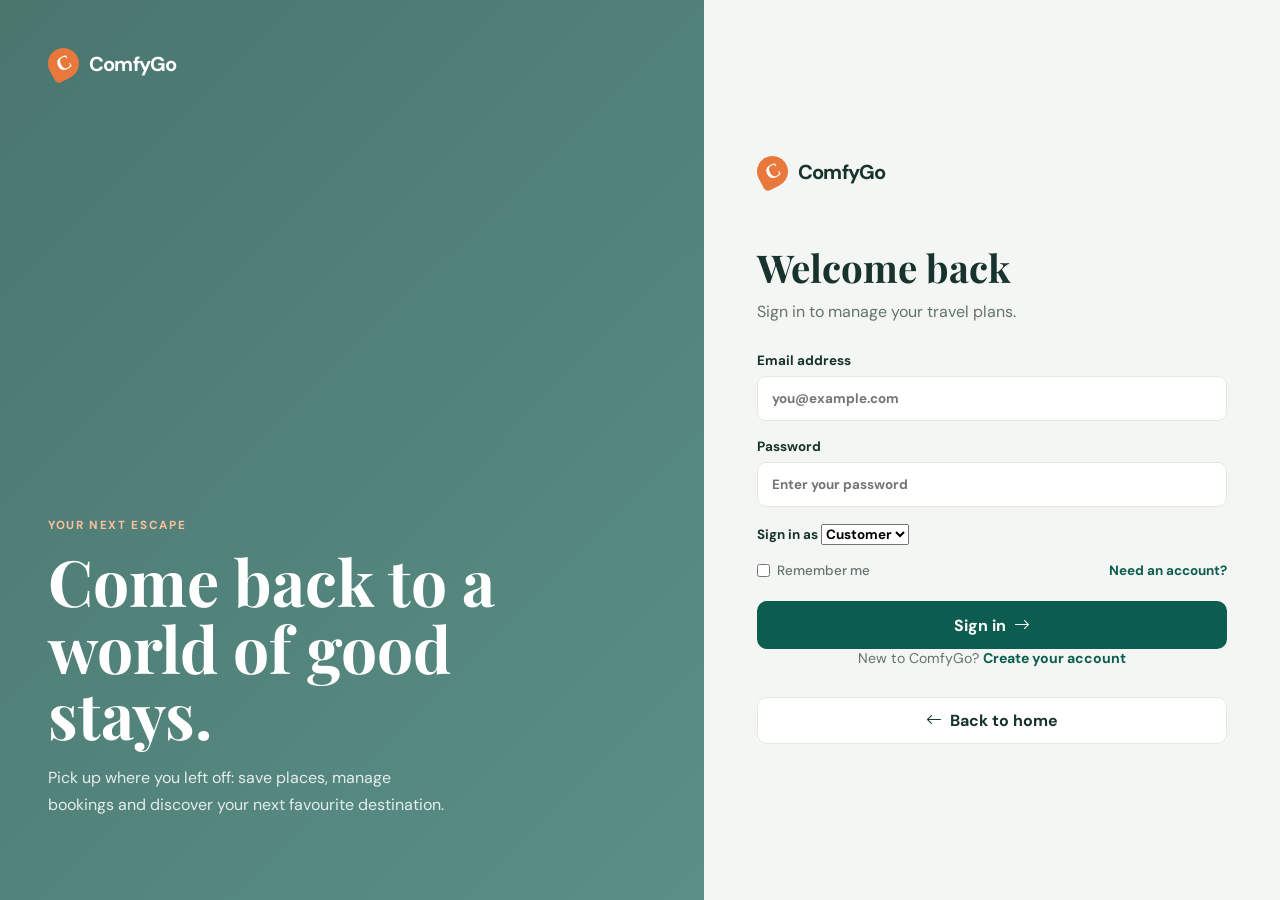
<file: frontend/login.html>
<!doctype html>
<html lang="en">
<head>
  <meta charset="utf-8">
  <meta name="viewport" content="width=device-width,initial-scale=1">
  <title>Welcome back · ComfyGo</title>
  <link rel="stylesheet" href="https://cdn.jsdelivr.net/npm/bootstrap-icons@1.11.3/font/bootstrap-icons.css">
  <link rel="preconnect" href="https://fonts.googleapis.com">
  <link rel="preconnect" href="https://fonts.gstatic.com" crossorigin>
  <link rel="stylesheet" href="https://fonts.googleapis.com/css2?family=DM+Sans:wght@400;500;600;700&family=Playfair+Display:wght@600;700&display=swap">
  <link rel="stylesheet" href="css/style.css">
</head>
<body>
<main class="auth-page">
  <aside class="auth-aside">
    <a class="brand" href="index.html"><b class="brand-mark">C</b>ComfyGo</a>
    <div class="auth-aside-copy">
      <span class="eyebrow" style="color:#ffc09d">YOUR NEXT ESCAPE</span>
      <h1>Come back to a world of good stays.</h1>
      <p>Pick up where you left off: save places, manage bookings and discover your next favourite destination.</p>
    </div>
  </aside>
  <section class="auth-main">
    <div class="auth-card">
      <a class="brand" href="index.html"><b class="brand-mark">C</b>ComfyGo</a>
      <h1>Welcome back</h1>
      <p>Sign in to manage your travel plans.</p>
      <div id="auth-message" class="form-message"></div>
      <form class="auth-form" data-login>
        <label>Email address
          <input required name="email" type="email" autocomplete="email" placeholder="you@example.com">
        </label>
        <label>Password
          <input required name="password" type="password" autocomplete="current-password" placeholder="Enter your password">
        </label>
        <label>Sign in as
          <select name="role">
            <option value="customer">Customer</option>
            <option value="admin">Admin</option>
            <option value="employee">Employee</option>
          </select>
        </label>
        <div class="auth-row">
          <label style="font-weight:500;display:flex;align-items:center;gap:7px">
            <input style="width:auto;margin:0" type="checkbox"> Remember me
          </label>
          <a href="register.html">Need an account?</a>
        </div>
        <button type="submit" class="btn btn-primary">Sign in <i class="bi bi-arrow-right"></i></button>
      </form>
      <p class="auth-switch">New to ComfyGo? <a href="register.html">Create your account</a></p>
      <a class="btn btn-ghost" style="width:100%" href="index.html"><i class="bi bi-arrow-left"></i> Back to home</a>
    </div>
  </section>
</main>
<script src="js/utils/storage.js?v=5"></script>
<script src="js/api/client.js?v=5"></script>
<script src="js/auth-ui.js?v=5"></script>
</body>
</html>
</file>
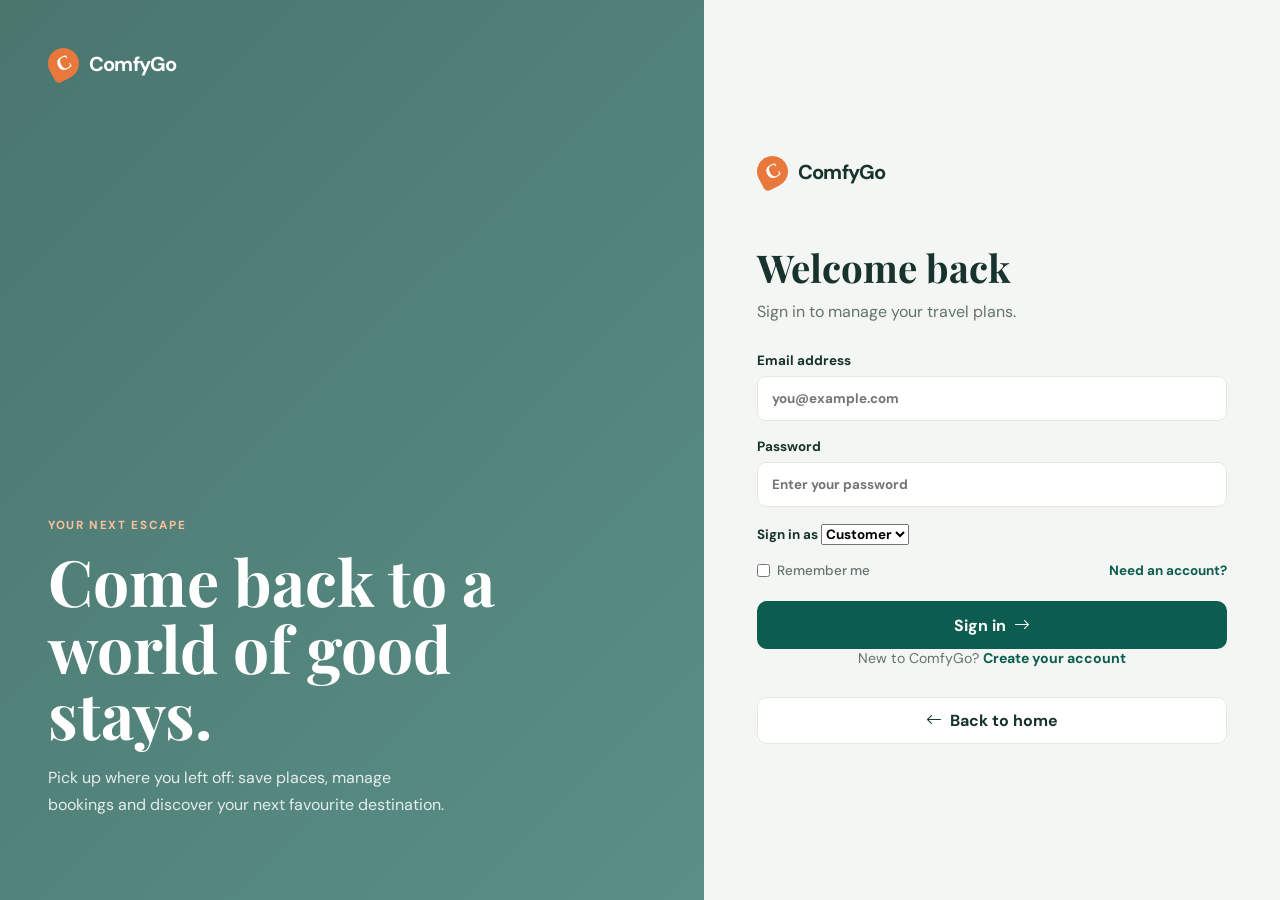
<file: frontend/my-account.html>
<!doctype html>
<html lang="en">
<head>
  <meta charset="utf-8">
  <meta name="viewport" content="width=device-width,initial-scale=1">
  <title>My Account · ComfyGo</title>
  <link rel="stylesheet" href="https://cdn.jsdelivr.net/npm/bootstrap-icons@1.11.3/font/bootstrap-icons.css">
  <link rel="preconnect" href="https://fonts.googleapis.com">
  <link rel="preconnect" href="https://fonts.gstatic.com" crossorigin>
  <link rel="stylesheet" href="https://fonts.googleapis.com/css2?family=DM+Sans:wght@400;500;600;700&family=Playfair+Display:wght@600;700&display=swap">
  <link rel="stylesheet" href="css/style.css">
  <style>
    .account-layout{display:grid;grid-template-columns:260px 1fr;gap:36px;padding:40px 0 90px;min-height:70vh}
    .account-sidebar{position:sticky;top:90px;height:max-content}
    .profile-card{background:#fff;border:1px solid var(--line);border-radius:16px;padding:28px;text-align:center}
    .profile-avatar{width:80px;height:80px;border-radius:50%;background:var(--forest);color:#fff;display:grid;place-items:center;font-size:2rem;font-weight:700;margin:0 auto 14px}
    .profile-card h2{margin:0;font-size:1.2rem}
    .profile-card p{color:var(--muted);font-size:.85rem;margin:4px 0 0}
    .profile-meta{display:flex;flex-direction:column;gap:10px;margin-top:18px;text-align:left;border-top:1px solid var(--line);padding-top:16px}
    .profile-meta .meta-row{display:flex;align-items:center;gap:10px;font-size:.85rem;color:var(--muted)}
    .profile-meta .meta-row i{color:var(--forest);font-size:1rem;width:18px;text-align:center}
    .profile-meta .meta-row span{color:var(--ink);font-weight:500}

    .account-nav{margin-top:16px}
    .account-nav a{display:flex;align-items:center;gap:10px;padding:10px 14px;border-radius:10px;font-size:.88rem;font-weight:600;color:var(--muted);transition:.15s}
    .account-nav a:hover,.account-nav a.active{background:var(--mint);color:var(--forest)}
    .account-nav a i{font-size:1.1rem;width:20px;text-align:center}

    .account-main .section-panel{background:#fff;border:1px solid var(--line);border-radius:16px;padding:26px;margin-bottom:20px}
    .section-panel h2{margin:0 0 6px;font-family:'Playfair Display',serif;font-size:1.3rem}
    .section-panel .section-desc{color:var(--muted);font-size:.88rem;margin:0 0 22px}

    .stat-row{display:grid;grid-template-columns:repeat(5,1fr);gap:14px;margin-bottom:24px}
    .stat-mini{background:var(--mint);border-radius:12px;padding:16px;text-align:center}
    .stat-mini strong{display:block;font-size:1.5rem;color:var(--forest)}
    .stat-mini small{font-size:.75rem;color:var(--muted)}

    .booking-list{display:flex;flex-direction:column;gap:0}
    .booking-card{display:grid;grid-template-columns:1fr auto;align-items:center;padding:16px 0;border-bottom:1px solid var(--line);gap:14px}
    .booking-card:last-child{border:0}
    .booking-card .bc-left h3{margin:0;font-size:1rem}
    .booking-card .bc-left p{margin:4px 0 0;font-size:.84rem;color:var(--muted)}
    .booking-card .bc-right{text-align:right;white-space:nowrap}
    .booking-card .bc-right .amount{font-weight:700;color:var(--forest);font-size:1.05rem}

    .status{display:inline-block;border-radius:999px;padding:4px 10px;font-size:.7rem;font-weight:700}
    .status-confirmed{color:#177457;background:#e2f4ea}
    .status-pending{color:#9a6716;background:#fff0cf}
    .status-cancelled{color:#a63b20;background:#fff0ed}
    .status-completed{color:#1a6fb5;background:#e0f0ff}

    .review-card{padding:14px 0;border-bottom:1px solid var(--line)}
    .review-card:last-child{border:0}
    .review-card .rc-head{display:flex;justify-content:space-between;align-items:center;gap:10px}
    .review-card .rc-head h3{margin:0;font-size:.95rem}
    .review-card .stars{color:var(--gold);font-size:.9rem}
    .review-card p{margin:6px 0 0;font-size:.85rem;color:var(--muted);line-height:1.55}
    .review-card .rc-meta{font-size:.76rem;color:var(--muted);margin-top:6px}

    .guide-card-mini{display:flex;align-items:center;gap:14px;padding:14px 0;border-bottom:1px solid var(--line)}
    .guide-card-mini:last-child{border:0}
    .guide-avatar{width:46px;height:46px;border-radius:50%;background:var(--mint);color:var(--forest);display:grid;place-items:center;font-weight:700;font-size:1rem;flex-shrink:0}
    .guide-card-mini .gc-info h3{margin:0;font-size:.92rem}
    .guide-card-mini .gc-info p{margin:3px 0 0;font-size:.82rem;color:var(--muted)}

    .empty-state{text-align:center;padding:40px 20px;color:var(--muted)}
    .empty-state i{font-size:2.2rem;display:block;margin-bottom:10px;opacity:.35}
    .empty-state p{margin:0}

    @media(max-width:800px){
      .account-layout{grid-template-columns:1fr}
      .account-sidebar{position:static}
      .stat-row{grid-template-columns:repeat(2,1fr)}
      .booking-card{grid-template-columns:1fr}
      .booking-card .bc-right{text-align:left}
    }
  </style>
</head>
<body>
<nav class="site-nav">
  <div class="shell nav-inner">
    <a class="brand" href="index.html"><b class="brand-mark">C</b>ComfyGo</a>
    <div class="nav-links" id="navLinks">
      <a href="index.html">Explore</a>
      <a href="hotels.html">Hotels</a>
      <a href="packages.html">Packages</a>
      <a href="activities.html">Activities</a>
      <a href="flights.html">Flights</a>
      <a href="destinations.html">Destinations</a>
      <a href="dining.html">Dining</a>
      <a href="guides.html">Guides</a>
    </div>
    <div class="nav-actions" id="navActions"></div>
    <button class="menu-toggle" data-menu><i class="bi bi-list"></i></button>
  </div>
</nav>

<header class="page-hero">
  <div class="shell">
    <span class="eyebrow">MY ACCOUNT</span>
    <h1 class="page-title">Your travel dashboard</h1>
    <p>Everything you've booked, reviewed and discovered — all in one place.</p>
  </div>
</header>

<main class="shell account-layout">
  <aside class="account-sidebar">
    <div class="profile-card">
      <div class="profile-avatar" id="profileAvatar">?</div>
      <h2 id="profileName">Loading…</h2>
      <p id="profileEmail"></p>
      <div class="profile-meta">
        <div class="meta-row"><i class="bi bi-telephone"></i><span id="profilePhone">—</span></div>
        <div class="meta-row"><i class="bi bi-geo-alt"></i><span id="profileAddress">—</span></div>
        <div class="meta-row"><i class="bi bi-calendar3"></i>Member since <span id="profileSince">—</span></div>
      </div>
    </div>
    <nav class="account-nav">
      <a href="#overview" class="active" data-section="overview"><i class="bi bi-grid-1x2"></i>Overview</a>
      <a href="#hotel-bookings" data-section="hotel-bookings"><i class="bi bi-buildings"></i>Hotel Bookings</a>
      <a href="#package-bookings" data-section="package-bookings"><i class="bi bi-map"></i>Package Bookings</a>
      <a href="#activity-bookings" data-section="activity-bookings"><i class="bi bi-compass"></i>Activity Bookings</a>
      <a href="#reviews" data-section="reviews"><i class="bi bi-chat-left-text"></i>My Reviews</a>
      <a href="#guides" data-section="guides"><i class="bi bi-signpost-2"></i>Guides I've Met</a>
    </nav>
  </aside>

  <div class="account-main">

    <div id="section-overview" class="section-panel">
      <h2>Overview</h2>
      <p class="section-desc">A quick snapshot of your travel activity.</p>
      <div class="stat-row" id="statsGrid">
        <div class="stat-mini"><strong id="stat-hotel">—</strong><small>Hotel Bookings</small></div>
        <div class="stat-mini"><strong id="stat-pkg">—</strong><small>Package Bookings</small></div>
        <div class="stat-mini"><strong id="stat-act">—</strong><small>Activity Bookings</small></div>
        <div class="stat-mini"><strong id="stat-reviews">—</strong><small>Reviews</small></div>
        <div class="stat-mini"><strong id="stat-total">—</strong><small>Total Spent</small></div>
      </div>
      <div id="overviewContent"><p class="muted">Loading your data…</p></div>
    </div>

    <div id="section-hotel-bookings" class="section-panel" style="display:none">
      <h2>Hotel Bookings</h2>
      <p class="section-desc">All your hotel stays and reservations.</p>
      <div id="hotelBookingsList"><p class="muted">Loading…</p></div>
    </div>

    <div id="section-package-bookings" class="section-panel" style="display:none">
      <h2>Package Bookings</h2>
      <p class="section-desc">Tour packages you've booked.</p>
      <div id="pkgBookingsList"><p class="muted">Loading…</p></div>
    </div>

    <div id="section-activity-bookings" class="section-panel" style="display:none">
      <h2>Activity Bookings</h2>
      <p class="section-desc">Activities and experiences you've booked.</p>
      <div id="actBookingsList"><p class="muted">Loading…</p></div>
    </div>

    <div id="section-reviews" class="section-panel" style="display:none">
      <h2>My Reviews</h2>
      <p class="section-desc">Reviews you've written for hotels, packages, restaurants and more.</p>
      <div id="reviewsList"><p class="muted">Loading…</p></div>
    </div>

    <div id="section-guides" class="section-panel" style="display:none">
      <h2>Guides I've Met</h2>
      <p class="section-desc">Local guides you've booked with on your trips.</p>
      <div id="guidesList"><p class="muted">Loading…</p></div>
    </div>
  </div>
</main>

<div class="toast" id="toast"></div>
<script src="js/utils/storage.js?v=7"></script>
<script src="js/api/client.js?v=7"></script>
<script src="js/ui.js?v=7"></script>
<script>
(function() {
  if (!Storage.isAuthenticated()) {
    window.location.href = 'login.html';
    return;
  }

  var actions = document.getElementById('navActions');
  if (actions) {
    actions.innerHTML =
      '<a href="my-account.html" style="font-weight:700;color:var(--forest)"><i class="bi bi-person-circle"></i> My Account</a>' +
      '<button class="btn btn-ghost" id="logoutBtn">Log out</button>';
    document.getElementById('logoutBtn').addEventListener('click', function() {
      if (confirm('Log out?')) { Storage.clear(); window.location.href = 'index.html'; }
    });
  }

  var navLinks = document.querySelectorAll('.account-nav a');
  navLinks.forEach(function(link) {
    link.addEventListener('click', function(e) {
      e.preventDefault();
      var section = link.getAttribute('data-section');
      navLinks.forEach(function(l) { l.classList.remove('active'); });
      link.classList.add('active');
      document.querySelectorAll('.account-main .section-panel').forEach(function(p) { p.style.display = 'none'; });
      var target = document.getElementById('section-' + section);
      if (target) target.style.display = 'block';
    });
  });

  var dashboardData = null;

  function esc(text) { var d = document.createElement('div'); d.textContent = text || ''; return d.innerHTML; }
  function money(n) { return '$' + Number(n || 0).toLocaleString('en-US', { minimumFractionDigits: 0, maximumFractionDigits: 0 }); }
  function statusClass(s) {
    if (s === 'confirmed' || s === 'completed') return 'status-' + s;
    if (s === 'cancelled') return 'status-cancelled';
    return 'status-pending';
  }
  function starsHtml(r) {
    var n = Math.round(r || 0);
    var html = '';
    for (var i = 1; i <= 5; i++) {
      html += i <= n ? '<i class="bi bi-star-fill"></i>' : '<i class="bi bi-star"></i>';
    }
    return html;
  }
  function timeAgo(ts) {
    if (!ts) return '';
    var diff = Date.now() - new Date(ts).getTime();
    var mins = Math.floor(diff / 60000);
    if (mins < 1) return 'just now';
    if (mins < 60) return mins + 'm ago';
    var hrs = Math.floor(mins / 60);
    if (hrs < 24) return hrs + 'h ago';
    return Math.floor(hrs / 24) + 'd ago';
  }
  function formatDate(d) {
    if (!d) return '—';
    return new Date(d + 'T00:00:00').toLocaleDateString('en-US', { month: 'short', day: 'numeric', year: 'numeric' });
  }

  async function loadDashboard() {
    try {
      dashboardData = await apiClient.get('/customers/me/dashboard');
      renderProfile(dashboardData.profile);
      renderStats(dashboardData.stats);
      renderOverview(dashboardData);
      renderHotelBookings(dashboardData.hotel_bookings);
      renderPkgBookings(dashboardData.package_bookings);
      renderActBookings(dashboardData.activity_bookings);
      renderReviews(dashboardData.reviews);
      renderGuides(dashboardData.guides);
    } catch (err) {
      console.error('Failed to load dashboard:', err);
      document.getElementById('overviewContent').innerHTML = '<p class="muted">Could not load your data. Please try again.</p>';
    }
  }

  function renderProfile(p) {
    var initials = (p.name || '?').split(' ').map(function(w) { return w[0]; }).join('').substring(0, 2).toUpperCase();
    document.getElementById('profileAvatar').textContent = initials;
    document.getElementById('profileName').textContent = p.name || 'Customer';
    document.getElementById('profileEmail').textContent = p.email || '';
    document.getElementById('profilePhone').textContent = p.phone || 'Not set';
    document.getElementById('profileAddress').textContent = p.address || 'Not set';
    if (p.member_since) {
      document.getElementById('profileSince').textContent = new Date(p.member_since).toLocaleDateString('en-US', { month: 'short', year: 'numeric' });
    }
  }

  function renderStats(s) {
    document.getElementById('stat-hotel').textContent = s.hotel_bookings;
    document.getElementById('stat-pkg').textContent = s.package_bookings;
    document.getElementById('stat-act').textContent = s.activity_bookings;
    document.getElementById('stat-reviews').textContent = s.reviews_written;
    document.getElementById('stat-total').textContent = money(s.total_spent);
  }

  function renderOverview(data) {
    var html = '';
    if (data.hotel_bookings.length > 0) {
      html += '<h3 style="font-size:.92rem;margin:0 0 10px;color:var(--muted)">Recent Hotel Bookings</h3>';
      html += '<div class="booking-list">';
      data.hotel_bookings.slice(0, 3).forEach(function(b) {
        html += '<div class="booking-card"><div class="bc-left"><h3>' + esc(b.hotel_name) + '</h3><p><i class="bi bi-geo-alt"></i> ' + esc(b.city) + ', ' + esc(b.country) + ' · ' + formatDate(b.check_in) + ' → ' + formatDate(b.check_out) + '</p></div><div class="bc-right"><span class="amount">' + money(b.amount) + '</span><br><span class="status ' + statusClass(b.status) + '">' + b.status + '</span></div></div>';
      });
      html += '</div>';
    }
    if (data.package_bookings.length > 0) {
      html += '<h3 style="font-size:.92rem;margin:18px 0 10px;color:var(--muted)">Recent Package Bookings</h3>';
      html += '<div class="booking-list">';
      data.package_bookings.slice(0, 3).forEach(function(b) {
        html += '<div class="booking-card"><div class="bc-left"><h3>' + esc(b.package_name) + '</h3><p><i class="bi bi-geo-alt"></i> ' + esc(b.destination) + ' · ' + formatDate(b.travel_date) + ' · ' + b.persons + ' person' + (b.persons > 1 ? 's' : '') + '</p></div><div class="bc-right"><span class="amount">' + money(b.amount) + '</span><br><span class="status ' + statusClass(b.status) + '">' + b.status + '</span></div></div>';
      });
      html += '</div>';
    }
    if (data.activity_bookings.length > 0) {
      html += '<h3 style="font-size:.92rem;margin:18px 0 10px;color:var(--muted)">Recent Activity Bookings</h3>';
      html += '<div class="booking-list">';
      data.activity_bookings.slice(0, 3).forEach(function(b) {
        html += '<div class="booking-card"><div class="bc-left"><h3>' + esc(b.activity_name) + '</h3><p><i class="bi bi-geo-alt"></i> ' + esc(b.destination) + ' · ' + formatDate(b.date) + ' · ' + b.persons + ' person' + (b.persons > 1 ? 's' : '') + '</p></div><div class="bc-right"><span class="amount">' + money(b.amount) + '</span><br><span class="status ' + statusClass(b.status) + '">' + b.status + '</span></div></div>';
      });
      html += '</div>';
    }
    if (!html) {
      html = '<div class="empty-state"><i class="bi bi-calendar2-check"></i><p>No bookings yet. Start exploring!</p><a class="btn btn-primary" href="hotels.html" style="margin-top:14px">Browse hotels</a></div>';
    }
    document.getElementById('overviewContent').innerHTML = html;
  }

  function renderHotelBookings(bookings) {
    var el = document.getElementById('hotelBookingsList');
    if (bookings.length === 0) {
      el.innerHTML = '<div class="empty-state"><i class="bi bi-buildings"></i><p>No hotel bookings yet.</p><a class="btn btn-primary" href="hotels.html" style="margin-top:10px">Browse hotels</a></div>';
      return;
    }
    var html = '<div class="booking-list">';
    bookings.forEach(function(b) {
      html += '<div class="booking-card"><div class="bc-left"><h3>' + esc(b.hotel_name) + '</h3><p><i class="bi bi-geo-alt"></i> ' + esc(b.city) + ', ' + esc(b.country) + '</p><p><i class="bi bi-calendar3"></i> ' + formatDate(b.check_in) + ' → ' + formatDate(b.check_out) + ' · ' + b.guests + ' guest' + (b.guests > 1 ? 's' : '') + (b.guide_name ? ' · Guide: ' + esc(b.guide_name) : '') + '</p></div><div class="bc-right"><span class="amount">' + money(b.amount) + '</span><br><span class="status ' + statusClass(b.status) + '">' + b.status + '</span><br><small style="color:var(--muted)">' + timeAgo(b.booked_at) + '</small></div></div>';
    });
    html += '</div>';
    el.innerHTML = html;
  }

  function renderPkgBookings(bookings) {
    var el = document.getElementById('pkgBookingsList');
    if (bookings.length === 0) {
      el.innerHTML = '<div class="empty-state"><i class="bi bi-map"></i><p>No package bookings yet.</p><a class="btn btn-primary" href="packages.html" style="margin-top:10px">Browse packages</a></div>';
      return;
    }
    var html = '<div class="booking-list">';
    bookings.forEach(function(b) {
      html += '<div class="booking-card"><div class="bc-left"><h3>' + esc(b.package_name) + '</h3><p><i class="bi bi-geo-alt"></i> ' + esc(b.destination) + '</p><p><i class="bi bi-calendar3"></i> ' + formatDate(b.travel_date) + ' · ' + b.persons + ' person' + (b.persons > 1 ? 's' : '') + ' · Ref: ' + esc(b.ref) + '</p></div><div class="bc-right"><span class="amount">' + money(b.amount) + '</span><br><span class="status ' + statusClass(b.status) + '">' + b.status + '</span><br><small style="color:var(--muted)">' + timeAgo(b.booked_at) + '</small></div></div>';
    });
    html += '</div>';
    el.innerHTML = html;
  }

  function renderActBookings(bookings) {
    var el = document.getElementById('actBookingsList');
    if (bookings.length === 0) {
      el.innerHTML = '<div class="empty-state"><i class="bi bi-compass"></i><p>No activity bookings yet.</p><a class="btn btn-primary" href="activities.html" style="margin-top:10px">Browse activities</a></div>';
      return;
    }
    var html = '<div class="booking-list">';
    bookings.forEach(function(b) {
      html += '<div class="booking-card"><div class="bc-left"><h3>' + esc(b.activity_name) + '</h3><p><i class="bi bi-geo-alt"></i> ' + esc(b.destination) + '</p><p><i class="bi bi-calendar3"></i> ' + formatDate(b.date) + ' · ' + b.persons + ' person' + (b.persons > 1 ? 's' : '') + ' · Ref: ' + esc(b.ref) + '</p></div><div class="bc-right"><span class="amount">' + money(b.amount) + '</span><br><span class="status ' + statusClass(b.status) + '">' + b.status + '</span><br><small style="color:var(--muted)">' + timeAgo(b.booked_at) + '</small></div></div>';
    });
    html += '</div>';
    el.innerHTML = html;
  }

  function renderReviews(reviews) {
    var el = document.getElementById('reviewsList');
    if (reviews.length === 0) {
      el.innerHTML = '<div class="empty-state"><i class="bi bi-chat-left-text"></i><p>No reviews written yet.</p></div>';
      return;
    }
    var html = '';
    reviews.forEach(function(r) {
      var typeLabel = r.entity_type ? r.entity_type.charAt(0).toUpperCase() + r.entity_type.slice(1) : '';
      html += '<div class="review-card"><div class="rc-head"><h3>' + esc(r.title || typeLabel + ' #' + r.entity_id) + '</h3><span class="stars">' + starsHtml(r.rating) + '</span></div>' + (r.comment ? '<p>' + esc(r.comment) + '</p>' : '') + '<div class="rc-meta">' + typeLabel + ' #' + r.entity_id + (r.verified ? ' · <span style="color:var(--forest)"><i class="bi bi-patch-check"></i> Verified visit</span>' : '') + ' · ' + timeAgo(r.created_at) + '</div></div>';
    });
    el.innerHTML = html;
  }

  function renderGuides(guides) {
    var el = document.getElementById('guidesList');
    if (guides.length === 0) {
      el.innerHTML = '<div class="empty-state"><i class="bi bi-signpost-2"></i><p>No guides booked yet.</p><a class="btn btn-primary" href="guides.html" style="margin-top:10px">Browse guides</a></div>';
      return;
    }
    var html = '';
    guides.forEach(function(g) {
      var initials = (g.name || '?').split(' ').map(function(w) { return w[0]; }).join('').substring(0, 2).toUpperCase();
      html += '<div class="guide-card-mini"><div class="guide-avatar">' + initials + '</div><div class="gc-info"><h3>' + esc(g.name) + '</h3><p><i class="bi bi-geo-alt"></i> ' + esc(g.city || 'Multiple locations') + ' · <i class="bi bi-translate"></i> ' + esc(g.language || 'General') + ' · ' + (g.experience > 0 ? g.experience + ' yrs experience' : 'New guide') + '</p></div></div>';
    });
    el.innerHTML = html;
  }

  loadDashboard();
})();
</script>
</body>
</html>
</file>
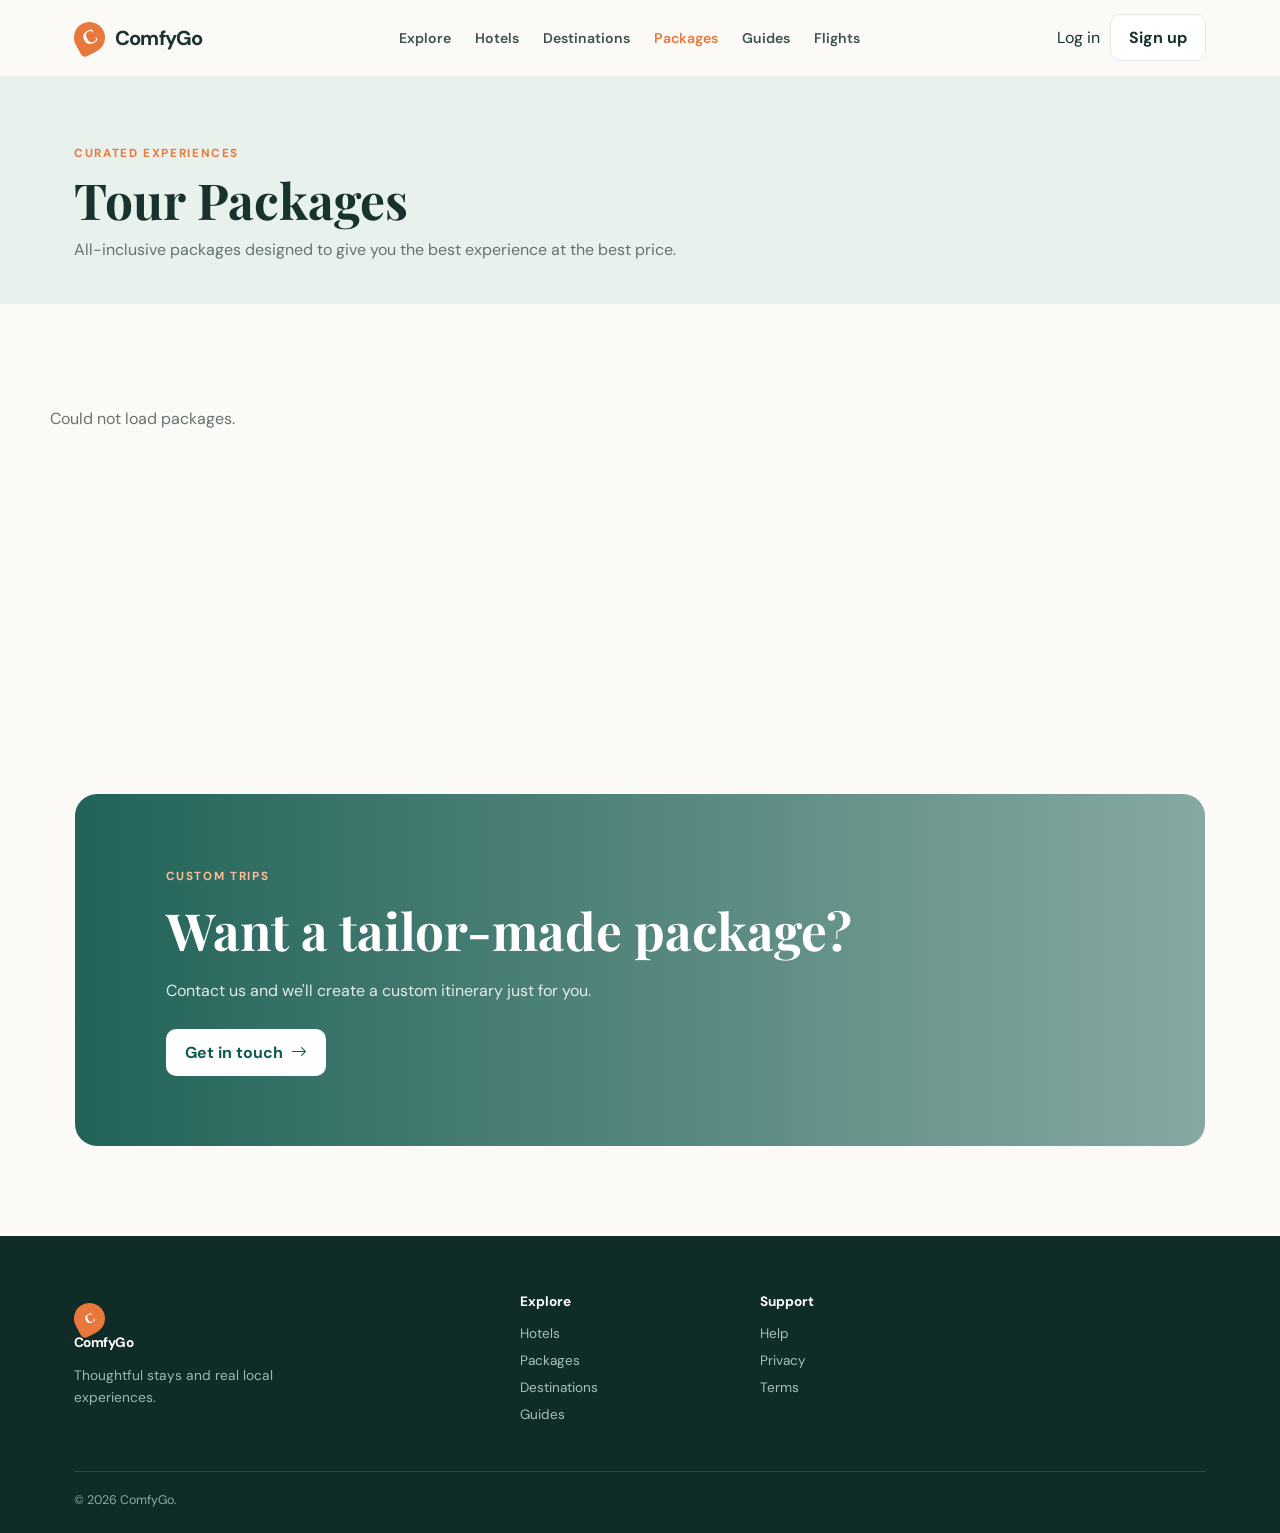
<file: frontend/packages.html>
<!doctype html>
<html lang="en">
<head>
  <meta charset="utf-8">
  <meta name="viewport" content="width=device-width,initial-scale=1">
  <title>Tour Packages · ComfyGo</title>
  <link rel="stylesheet" href="https://cdn.jsdelivr.net/npm/bootstrap-icons@1.11.3/font/bootstrap-icons.css">
  <link rel="preconnect" href="https://fonts.googleapis.com">
  <link rel="preconnect" href="https://fonts.gstatic.com" crossorigin>
  <link rel="stylesheet" href="https://fonts.googleapis.com/css2?family=DM+Sans:wght@400;500;600;700&family=Playfair+Display:wght@600;700&display=swap">
  <link rel="stylesheet" href="css/style.css">
  <style>
    .pkg-grid{display:grid;grid-template-columns:repeat(2,1fr);gap:24px}
    .pkg-card{background:#fff;border:1px solid var(--line);border-radius:16px;overflow:hidden;transition:.3s;cursor:pointer}
    .pkg-card:hover{transform:translateY(-4px);box-shadow:var(--shadow)}
    .pkg-img{height:220px;position:relative;overflow:hidden}
    .pkg-img img{width:100%;height:100%;object-fit:cover}
    .pkg-badge{position:absolute;top:14px;left:14px;padding:5px 12px;border-radius:999px;font-size:.72rem;font-weight:700;text-transform:uppercase;letter-spacing:.05em;background:var(--forest);color:#fff}
    .pkg-discount{position:absolute;top:14px;right:14px;padding:5px 10px;border-radius:999px;font-size:.75rem;font-weight:700;background:#d94a4a;color:#fff}
    .pkg-seats{position:absolute;bottom:14px;right:14px;padding:4px 10px;border-radius:999px;font-size:.72rem;font-weight:600;background:rgba(0,0,0,.7);color:#fff;backdrop-filter:blur(4px)}
    .pkg-seats.low{background:rgba(217,74,74,.9)}
    .pkg-body{padding:22px}
    .pkg-body h3{font-family:'Playfair Display',serif;font-size:1.2rem;margin:0 0 8px}
    .pkg-body .pkg-meta{display:flex;flex-wrap:wrap;gap:12px;font-size:.82rem;color:var(--muted);margin-bottom:12px}
    .pkg-body .pkg-meta span{display:flex;align-items:center;gap:4px}
    .pkg-body p{font-size:.88rem;color:var(--muted);line-height:1.7;margin:0 0 12px}
    .pkg-includes{display:flex;flex-wrap:wrap;gap:6px;margin-bottom:14px}
    .pkg-tag{padding:4px 10px;border-radius:999px;font-size:.72rem;background:var(--mint);color:var(--forest);font-weight:600}
    .pkg-excludes{display:flex;flex-wrap:wrap;gap:6px;margin-bottom:14px}
    .pkg-tag-ex{padding:4px 10px;border-radius:999px;font-size:.72rem;background:#fee;color:#a33;font-weight:600}
    .pkg-footer{display:flex;justify-content:space-between;align-items:center;padding-top:14px;border-top:1px solid var(--line)}
    .pkg-price{font-size:1.4rem;font-weight:700;color:var(--forest)}
    .pkg-price .old{font-size:.85rem;text-decoration:line-through;color:var(--muted);font-weight:400;margin-right:6px}
    .pkg-price small{font-size:.78rem;font-weight:400;color:var(--muted)}
    .filter-bar{display:flex;gap:10px;flex-wrap:wrap;margin-bottom:30px}
    .filter-btn{padding:8px 16px;border-radius:999px;border:1px solid var(--line);background:#fff;cursor:pointer;font-size:.85rem;font-weight:600;transition:.2s}
    .filter-btn.active{background:var(--forest);color:#fff;border-color:var(--forest)}
    .filter-btn:hover:not(.active){border-color:var(--forest);color:var(--forest)}
    @media(max-width:800px){.pkg-grid{grid-template-columns:1fr}}

    .modal-overlay{display:none;position:fixed;inset:0;background:rgba(0,0,0,.5);z-index:999;overflow-y:auto;padding:20px}
    .modal-overlay.open{display:flex;justify-content:center;align-items:flex-start}
    .modal-box{background:#fff;border-radius:20px;max-width:820px;width:100%;margin:40px auto;overflow:hidden;position:relative}
    .modal-close{position:absolute;top:16px;right:16px;width:36px;height:36px;border-radius:50%;border:none;background:rgba(0,0,0,.5);color:#fff;font-size:1.2rem;cursor:pointer;z-index:2;display:flex;align-items:center;justify-content:center}
    .modal-hero{height:300px;position:relative;overflow:hidden}
    .modal-hero img{width:100%;height:100%;object-fit:cover}
    .modal-hero-overlay{position:absolute;bottom:0;left:0;right:0;padding:24px;background:linear-gradient(transparent,rgba(0,0,0,.7));color:#fff}
    .modal-hero-overlay h2{font-family:'Playfair Display',serif;font-size:1.6rem;margin:0}
    .modal-hero-overlay .pkg-meta{display:flex;gap:16px;margin-top:8px;font-size:.85rem;opacity:.9}
    .modal-content{padding:28px}
    .modal-tabs{display:flex;gap:0;border-bottom:2px solid var(--line);margin-bottom:20px}
    .modal-tab{padding:10px 20px;cursor:pointer;font-weight:600;font-size:.88rem;color:var(--muted);border-bottom:2px solid transparent;margin-bottom:-2px;transition:.2s}
    .modal-tab.active{color:var(--forest);border-bottom-color:var(--forest)}
    .tab-panel{display:none}
    .tab-panel.active{display:block}
    .detail-grid{display:grid;grid-template-columns:1fr 1fr;gap:16px;margin-bottom:20px}
    .detail-item{display:flex;align-items:flex-start;gap:10px;padding:12px;background:#f8f9fa;border-radius:10px}
    .detail-item i{font-size:1.2rem;color:var(--forest);margin-top:2px}
    .detail-item .label{font-size:.75rem;color:var(--muted);text-transform:uppercase;letter-spacing:.03em}
    .detail-item .value{font-weight:600;font-size:.92rem}
    .itinerary-day{padding:16px;border-left:3px solid var(--forest);margin-bottom:12px;background:#f8f9fa;border-radius:0 10px 10px 0;position:relative}
    .itinerary-day::before{content:'';position:absolute;left:-7px;top:18px;width:10px;height:10px;border-radius:50%;background:var(--forest)}
    .itinerary-day h4{margin:0 0 6px;font-size:.92rem}
    .itinerary-day p{margin:0;font-size:.85rem;color:var(--muted);line-height:1.6}
    .review-card{padding:16px;border:1px solid var(--line);border-radius:12px;margin-bottom:12px}
    .review-header{display:flex;justify-content:space-between;margin-bottom:8px}
    .review-stars{color:var(--gold)}
    .review-date{font-size:.78rem;color:var(--muted)}

    .booking-form{display:grid;gap:14px}
    .booking-form label{font-size:.82rem;font-weight:600;display:block;margin-bottom:4px}
    .booking-form input,.booking-form select,.booking-form textarea{width:100%;padding:10px 14px;border:1px solid var(--line);border-radius:10px;font-size:.88rem;font-family:inherit}
    .booking-form input:focus,.booking-form select:focus,.booking-form textarea:focus{outline:none;border-color:var(--forest)}
    .booking-form textarea{min-height:80px;resize:vertical}
    .form-row{display:grid;grid-template-columns:1fr 1fr;gap:12px}
    .booking-summary{background:var(--mint);border-radius:12px;padding:20px;margin-bottom:16px}
    .booking-summary .line{display:flex;justify-content:space-between;margin-bottom:6px;font-size:.88rem}
    .booking-summary .total{font-size:1.2rem;font-weight:700;border-top:2px solid var(--forest);padding-top:8px;margin-top:8px;color:var(--forest)}
    .seat-indicator{display:flex;align-items:center;gap:8px;margin-bottom:16px;padding:12px;border-radius:10px;background:#f0fdf4}
    .seat-bar{flex:1;height:8px;background:#e5e7eb;border-radius:4px;overflow:hidden}
    .seat-bar-fill{height:100%;border-radius:4px;transition:.3s}
    .seat-bar-fill.green{background:#22c55e}
    .seat-bar-fill.yellow{background:#eab308}
    .seat-bar-fill.red{background:#ef4444}
    .btn-book{width:100%;padding:14px;font-size:1rem;font-weight:700;border:none;border-radius:12px;cursor:pointer;transition:.2s}
    .btn-book.primary{background:var(--forest);color:#fff}
    .btn-book.primary:hover{opacity:.9}
    .btn-book:disabled{opacity:.5;cursor:not-allowed}

    .gallery-grid{display:grid;grid-template-columns:repeat(3,1fr);gap:8px;margin-top:12px}
    .gallery-grid img{width:100%;height:120px;object-fit:cover;border-radius:8px;cursor:pointer;transition:.2s}
    .gallery-grid img:hover{opacity:.85}
    .highlights-list{list-style:none;padding:0;margin:0}
    .highlights-list li{padding:6px 0;display:flex;align-items:center;gap:8px;font-size:.88rem}
    .highlights-list li::before{content:none}
    .excludes-list{list-style:none;padding:0;margin:0}
    .excludes-list li{padding:6px 0;display:flex;align-items:center;gap:8px;font-size:.88rem;color:#a33}
    .excludes-list li::before{content:none}
    .date-chips{display:flex;flex-wrap:wrap;gap:8px}
    .date-chip{padding:8px 14px;border:1px solid var(--line);border-radius:10px;font-size:.82rem;cursor:pointer;transition:.2s}
    .date-chip:hover,.date-chip.selected{background:var(--forest);color:#fff;border-color:var(--forest)}
  </style>
</head>
<body>
<nav class="site-nav"><div class="shell nav-inner"><a class="brand" href="index.html"><b class="brand-mark">C</b>ComfyGo</a><div class="nav-links"><a href="index.html">Explore</a><a href="hotels.html">Hotels</a><a href="destinations.html">Destinations</a><a class="active" href="packages.html">Packages</a><a href="guides.html">Guides</a><a href="flights.html">Flights</a></div><div class="nav-actions"><a href="login.html">Log in</a><a class="btn btn-ghost" href="register.html">Sign up</a></div><button class="menu-toggle" data-menu><i class="bi bi-list"></i></button></div></nav>

<header class="page-hero"><div class="shell"><span class="eyebrow">CURATED EXPERIENCES</span><h1 class="page-title">Tour Packages</h1><p>All-inclusive packages designed to give you the best experience at the best price.</p></div></header>

<main class="shell section" id="packages-container" style="min-height:400px"><p class="muted">Loading packages…</p></main>

<div class="modal-overlay" id="detailModal">
  <div class="modal-box" id="detailBox">
    <button class="modal-close" onclick="closeDetailModal()"><i class="bi bi-x-lg"></i></button>
    <div id="detailContent"></div>
  </div>
</div>

<div class="modal-overlay" id="bookingModal">
  <div class="modal-box" id="bookingBox">
    <button class="modal-close" onclick="closeBookingModal()"><i class="bi bi-x-lg"></i></button>
    <div style="padding:28px" id="bookingContent"></div>
  </div>
</div>

<div class="shell"><section class="cta"><span class="eyebrow" style="color:#ffbd95">CUSTOM TRIPS</span><h2>Want a tailor-made package?</h2><p>Contact us and we'll create a custom itinerary just for you.</p><a class="btn" href="mailto:info@comfygo.com">Get in touch <i class="bi bi-arrow-right"></i></a></section></div>

<footer class="footer"><div class="shell"><div class="footer-grid"><div><a class="brand" href="index.html"><b class="brand-mark">C</b>ComfyGo</a><p>Thoughtful stays and real local experiences.</p></div><div><h4>Explore</h4><a href="hotels.html">Hotels</a><a href="packages.html">Packages</a><a href="destinations.html">Destinations</a><a href="guides.html">Guides</a></div><div><h4>Support</h4><a href="#">Help</a><a href="#">Privacy</a><a href="#">Terms</a></div></div><div class="footer-bottom">© 2026 ComfyGo.</div></div></footer>

<script src="js/utils/storage.js?v=6"></script>
<script src="js/api/client.js?v=6"></script>
<script src="js/ui.js?v=6"></script>
<script>
function escapeHtml(t){const d=document.createElement('div');d.textContent=t||'';return d.innerHTML}

function parseJson(s){if(s==null||s==='null'||s==='')return[];try{return JSON.parse(s)||[]}catch{return[]}}
const countryFlags={'Sri Lanka':'<i class="bi bi-geo-alt"></i>','Bangladesh':'<i class="bi bi-geo-alt"></i>','Nepal':'<i class="bi bi-geo-alt"></i>','Thailand':'<i class="bi bi-geo-alt"></i>','India':'<i class="bi bi-geo-alt"></i>'};
let allPackages=[];

document.addEventListener('DOMContentLoaded',async()=>{
  const container=document.getElementById('packages-container');
  try{
    const data=await apiClient.get('/packages/?limit=100');
    allPackages=data.items||[];
    if(!allPackages.length){container.innerHTML='<p class="muted">No packages available yet.</p>';return}
    const destinations=[...new Set(allPackages.map(p=>p.destination))];
    container.innerHTML=`
      <div class="section-head"><div><span class="eyebrow">ALL PACKAGES</span><h2>${allPackages.length} curated experiences</h2></div></div>
      <div class="filter-bar">
        <button class="filter-btn active" onclick="filterPkg('all',this)">All</button>
        ${destinations.map(d=>`<button class="filter-btn" data-dest="${escapeHtml(d)}" onclick="filterPkg(this.dataset.dest,this)">${escapeHtml(d)}</button>`).join('')}
      </div>
      <div class="pkg-grid" id="pkg-grid">${allPackages.map(p=>renderPkgCard(p)).join('')}</div>
    `;
  }catch(e){container.innerHTML='<p class="muted">Could not load packages.</p>'}
});

function renderPkgCard(p){
  const flag=countryFlags[p.country]||'<i class="bi bi-geo-alt"></i>';
  const included=parseJson(p.included_services);
  const discount=p.original_price&&p.price_per_person<p.original_price?Math.round((1-p.price_per_person/p.original_price)*100):0;
  const seatsLeft=(p.max_group_size||p.group_size_max||15)-(p.booked_count||0);
  const seatsPercent=Math.max(0,Math.round((seatsLeft/(p.max_group_size||p.group_size_max||15))*100));
  const seatsClass=seatsPercent>50?'green':seatsPercent>20?'yellow':'red';
  const difficultyColors={Easy:'var(--forest)',Moderate:'#eab308',Challenging:'#ef4444'};

  return `<div class="pkg-card" data-dest="${escapeHtml(p.destination)}" onclick="openDetail(${p.package_id})">
    <div class="pkg-img">
      <img src="${escapeHtml(p.image||'https://images.unsplash.com/photo-1506929562872-bb421503ef21?auto=format&fit=crop&w=800&q=85')}" alt="${escapeHtml(p.package_name)}" loading="lazy">
      <span class="pkg-badge" style="background:${difficultyColors[p.difficulty]||'var(--forest)'}">${escapeHtml(p.difficulty||'Easy')}</span>
      ${discount>0?`<span class="pkg-discount">-${discount}%</span>`:''}
      <span class="pkg-seats ${seatsLeft<5?'low':''}">${seatsLeft} seat${seatsLeft!==1?'s':''} left</span>
    </div>
    <div class="pkg-body">
      <h3>${escapeHtml(p.package_name)}</h3>
      <div class="pkg-meta">
        <span><i class="bi bi-geo-alt"></i> ${flag} ${escapeHtml(p.destination)}, ${escapeHtml(p.country)}</span>
        <span><i class="bi bi-calendar3"></i> ${p.duration_days}D/${p.duration_nights}N</span>
        <span><i class="bi bi-people"></i> ${p.group_size_min||2}–${p.group_size_max||15}</span>
        <span style="color:var(--gold)"><i class="bi bi-star-fill"></i> ${p.rating||'New'} ${p.review_count?`(${p.review_count})`:''}</span>
      </div>
      <p>${escapeHtml((p.description||'').substring(0,150))}${(p.description||'').length>150?'…':''}</p>
      <div class="pkg-includes">${included.slice(0,4).map(i=>`<span class="pkg-tag">${escapeHtml(i)}</span>`).join('')}</div>
      <div class="pkg-footer">
        <div class="pkg-price">
          ${p.original_price&&p.price_per_person<p.original_price?`<span class="old">$${p.original_price}</span>`:''}
          $${p.price_per_person}<small>/person</small>
        </div>
        <button class="btn btn-primary" onclick="event.stopPropagation();openBooking(${p.package_id})" ${seatsLeft<=0?'disabled':''}>
          ${seatsLeft<=0?'Sold Out':'Book Now'}
        </button>
      </div>
    </div>
  </div>`;
}

function filterPkg(dest,btn){
  document.querySelectorAll('.filter-btn').forEach(b=>b.classList.remove('active'));
  btn.classList.add('active');
  document.querySelectorAll('.pkg-card').forEach(c=>{
    c.style.display=(dest==='all'||c.dataset.dest===dest)?'':'none';
  });
}

function openDetail(pkgId){
  const pkg=allPackages.find(p=>p.package_id===pkgId);
  if(!pkg)return;
  const included=parseJson(pkg.included_services);
  const excluded=parseJson(pkg.excluded_services);
  const itinerary=parseJson(pkg.itinerary);
  const gallery=parseJson(pkg.gallery_images);
  const highlights=parseJson(pkg.highlights);
  const toBring=parseJson(pkg.what_to_bring);
  const dates=parseJson(pkg.available_dates);
  const flag=countryFlags[pkg.country]||'<i class="bi bi-geo-alt"></i>';
  const seatsLeft=(pkg.max_group_size||pkg.group_size_max||15)-(pkg.booked_count||0);

  let html=`
    <div class="modal-hero">
      <img src="${escapeHtml(pkg.image||'https://images.unsplash.com/photo-1506929562872-bb421503ef21?auto=format&fit=crop&w=800&q=85')}" alt="${escapeHtml(pkg.package_name)}">
      <button class="modal-close" onclick="closeDetailModal()"><i class="bi bi-x-lg"></i></button>
      <div class="modal-hero-overlay">
        <h2>${escapeHtml(pkg.package_name)}</h2>
        <div class="pkg-meta">
          <span><i class="bi bi-geo-alt"></i> ${flag} ${escapeHtml(pkg.destination)}, ${escapeHtml(pkg.country)}</span>
          <span><i class="bi bi-calendar3"></i> ${pkg.duration_days}D/${pkg.duration_nights}N</span>
          <span style="color:var(--gold)"><i class="bi bi-star-fill"></i> ${pkg.rating||'New'}</span>
        </div>
      </div>
    </div>
    <div class="modal-content">
      <div class="modal-tabs">
        <div class="modal-tab active" onclick="switchTab(this,'overview')">Overview</div>
        <div class="modal-tab" onclick="switchTab(this,'itinerary')">Itinerary</div>
        <div class="modal-tab" onclick="switchTab(this,'details')">Details</div>
        <div class="modal-tab" onclick="switchTab(this,'reviews')">Reviews</div>
      </div>

      <!-- Overview Tab -->
      <div class="tab-panel active" id="tab-overview">
        <p style="font-size:.95rem;line-height:1.8;margin-bottom:20px">${escapeHtml(pkg.description||'')}</p>
        ${highlights.length?`
          <h4 style="margin-bottom:10px"><i class="bi bi-star" style="color:var(--gold)"></i> Highlights</h4>
          <ul class="highlights-list">${highlights.map(h=>`<li>${escapeHtml(h)}</li>`).join('')}</ul>
        `:''}
        ${gallery.length?`
          <h4 style="margin:20px 0 10px"><i class="bi bi-images"></i> Gallery</h4>
          <div class="gallery-grid">${gallery.map(g=>`<img src="${escapeHtml(g)}" alt="Gallery" loading="lazy">`).join('')}</div>
        `:''}
      </div>

      <!-- Itinerary Tab -->
      <div class="tab-panel" id="tab-itinerary">
        ${itinerary.length?itinerary.map((day,i)=>`
          <div class="itinerary-day">
            <h4>Day ${day.day||i+1}: ${escapeHtml(day.title||day.activity||'')}</h4>
            <p>${escapeHtml(day.description||day.details||day.activities||'')}</p>
          </div>
        `).join(''):'<p class="muted">Detailed itinerary will be provided upon booking.</p>'}
      </div>

      <!-- Details Tab -->
      <div class="tab-panel" id="tab-details">
        <div class="detail-grid">
          <div class="detail-item"><div><i class="bi bi-building"></i></div><div><div class="label">Hotel</div><div class="value">${escapeHtml(pkg.hotel_name||'TBA')} ${pkg.hotel_rating?`<small>(${pkg.hotel_rating})</small>`:''}</div></div></div>
          <div class="detail-item"><div><i class="bi bi-truck"></i></div><div><div class="label">Transportation</div><div class="value">${escapeHtml(pkg.transportation||'Included')}</div></div></div>
          <div class="detail-item"><div><i class="bi bi-cup-hot"></i></div><div><div class="label">Meals</div><div class="value">${escapeHtml(pkg.meals||'Breakfast & Lunch')}</div></div></div>
          <div class="detail-item"><div><i class="bi bi-person-badge"></i></div><div><div class="label">Tour Guide</div><div class="value">${pkg.tour_guide_included?(pkg.tour_guide_name?'Yes - '+escapeHtml(pkg.tour_guide_name):'Included'):'Not included'}</div></div></div>
          <div class="detail-item"><div><i class="bi bi-people"></i></div><div><div class="label">Group Size</div><div class="value">${pkg.group_size_min}–${pkg.group_size_max} people</div></div></div>
          <div class="detail-item"><div><i class="bi bi-activity"></i></div><div><div class="label">Difficulty</div><div class="value">${escapeHtml(pkg.difficulty||'Easy')}</div></div></div>
          <div class="detail-item"><div><i class="bi bi-translate"></i></div><div><div class="label">Languages</div><div class="value">${escapeHtml(pkg.languages||'English')}</div></div></div>
          <div class="detail-item"><div><i class="bi bi-arrow-left-circle"></i></div><div><div class="label">Cancellation</div><div class="value" style="font-size:.82rem">${escapeHtml(pkg.cancellation_policy||'Free cancellation up to 48 hours before')}</div></div></div>
        </div>
        ${included.length?`
          <h4 style="margin-bottom:8px"><i class="bi bi-check-circle" style="color:var(--forest)"></i> Included</h4>
          <ul class="highlights-list">${included.map(i=>`<li>${escapeHtml(i)}</li>`).join('')}</ul>
        `:''}
        ${excluded.length?`
          <h4 style="margin:16px 0 8px"><i class="bi bi-x-circle" style="color:#a33"></i> Not Included</h4>
          <ul class="excludes-list">${excluded.map(e=>`<li>${escapeHtml(e)}</li>`).join('')}</ul>
        `:''}
        ${toBring.length?`
          <h4 style="margin:16px 0 8px"><i class="bi bi-backpack2"></i> What to Bring</h4>
          <ul class="highlights-list">${toBring.map(b=>`<li>${escapeHtml(b)}</li>`).join('')}</ul>
        `:''}
      </div>

      <!-- Reviews Tab -->
      <div class="tab-panel" id="tab-reviews">
        <div id="reviewsList"><p class="muted">Loading reviews…</p></div>
      </div>

      <!-- Bottom CTA -->
      <div style="display:flex;justify-content:space-between;align-items:center;margin-top:24px;padding-top:20px;border-top:2px solid var(--line)">
        <div class="pkg-price" style="font-size:1.6rem">
          ${pkg.original_price&&pkg.price_per_person<pkg.original_price?`<span class="old">$${pkg.original_price}</span>`:''}
          $${pkg.price_per_person}<small>/person</small>
        </div>
        <button class="btn btn-primary" onclick="closeDetailModal();openBooking(${pkg.package_id})" ${seatsLeft<=0?'disabled':''} style="padding:14px 32px;font-size:1rem">
          ${seatsLeft<=0?'Sold Out':'Book Now'}
        </button>
      </div>
    </div>
  `;
  document.getElementById('detailContent').innerHTML=html;
  document.getElementById('detailModal').classList.add('open');
  document.body.style.overflow='hidden';

  loadPackageReviews(pkgId);
}

function closeDetailModal(){
  document.getElementById('detailModal').classList.remove('open');
  document.body.style.overflow='';
}

function switchTab(tabEl, tabId){
  tabEl.parentElement.querySelectorAll('.modal-tab').forEach(t=>t.classList.remove('active'));
  tabEl.classList.add('active');
  tabEl.closest('.modal-content').querySelectorAll('.tab-panel').forEach(p=>p.classList.remove('active'));
  document.getElementById('tab-'+tabId).classList.add('active');
}

async function loadPackageReviews(pkgId){
  const el=document.getElementById('reviewsList');
  try{
    const reviews=await apiClient.get('/reviews/?entity_type=package&entity_id='+pkgId);
    const items=reviews.items||reviews||[];
    if(!items.length){el.innerHTML='<p class="muted">No reviews yet. Be the first to review!</p>';return}
    el.innerHTML=items.map(r=>`
      <div class="review-card">
        <div class="review-header">
          <div>
            <strong>${escapeHtml(r.title||'Review')}</strong>
            <div class="review-stars">${'<i class="bi bi-star-fill" style="color:var(--gold)"></i>'.repeat(r.rating||0)}${'<i class="bi bi-star" style="color:var(--gold)"></i>'.repeat(5-(r.rating||0))}</div>
          </div>
          <span class="review-date">${r.created_at?new Date(r.created_at).toLocaleDateString():''}</span>
        </div>
        <p style="font-size:.88rem;color:var(--muted);margin:8px 0 0;line-height:1.6">${escapeHtml(r.comment||'')}</p>
        ${r.verified_visit?'<span style="font-size:.72rem;color:var(--forest);font-weight:600"><i class="bi bi-patch-check"></i> Verified Visit</span>':''}
      </div>
    `).join('');
  }catch(e){el.innerHTML='<p class="muted">Could not load reviews.</p>'}
}

let selectedPkg=null;
let selectedDate=null;

function openBooking(pkgId){
  const pkg=allPackages.find(p=>p.package_id===pkgId);
  if(!pkg)return;
  selectedPkg=pkg;
  selectedDate=null;

  const token=Storage.getToken();
  if(!token){window.location.href='login.html?redirect=packages.html';return}

  const dates=parseJson(pkg.available_dates);
  const seatsLeft=(pkg.max_group_size||pkg.group_size_max||15)-(pkg.booked_count||0);
  const seatsPercent=Math.max(0,Math.round((seatsLeft/(pkg.max_group_size||pkg.group_size_max||15))*100));
  const seatsClass=seatsPercent>50?'green':seatsPercent>20?'yellow':'red';

  let html=`
    <h2 style="font-family:'Playfair Display',serif;margin:0 0 4px">Book: ${escapeHtml(pkg.package_name)}</h2>
    <p style="color:var(--muted);font-size:.88rem;margin:0 0 20px">${escapeHtml(pkg.destination)}, ${escapeHtml(pkg.country)} · ${pkg.duration_days}D/${pkg.duration_nights}N</p>

    <!-- Seat Availability -->
    <div class="seat-indicator">
      <span style="font-size:.82rem;font-weight:600">${seatsLeft} seats left</span>
      <div class="seat-bar"><div class="seat-bar-fill ${seatsClass}" style="width:${seatsPercent}%"></div></div>
      <span style="font-size:.78rem;color:var(--muted)">${seatsPercent}%</span>
    </div>

    <form class="booking-form" id="bookingForm" onsubmit="submitBooking(event)">
      <!-- Travel Date -->
      <div>
        <label>Travel Date *</label>
        ${dates.length?`
          <div class="date-chips" id="dateChips">
            ${dates.map(d=>`<div class="date-chip" data-date="${d}" onclick="selectDate('${d}',this)">${d}</div>`).join('')}
          </div>
        `:`<input type="date" id="bookDate" min="${new Date().toISOString().split('T')[0]}" required onchange="selectedDate=this.value">`}
      </div>

      <!-- Group Size -->
      <div class="form-row">
        <div>
          <label>Number of Persons *</label>
          <input type="number" id="bookPersons" min="${pkg.group_size_min}" max="${Math.min(pkg.group_size_max,seatsLeft)}" value="${pkg.group_size_min}" required oninput="updateBookingTotal()">
        </div>
        <div>
          <label>Price per Person</label>
          <div style="padding:10px 14px;background:#f8f9fa;border-radius:10px;font-weight:600">$${pkg.price_per_person}</div>
        </div>
      </div>

      <!-- Contact Info -->
      <div class="form-row">
        <div><label>Contact Name *</label><input type="text" id="bookName" required></div>
        <div><label>Contact Email *</label><input type="email" id="bookEmail" required></div>
      </div>
      <div class="form-row">
        <div><label>Contact Phone</label><input type="tel" id="bookPhone" placeholder="+94..."></div>
        <div><label>Emergency Contact</label><input type="text" id="bookEmergency" placeholder="Name + Phone"></div>
      </div>

      <!-- Dietary -->
      <div>
        <label>Dietary Requirements</label>
        <select id="bookDietary">
          <option value="">None</option>
          <option value="Vegetarian">Vegetarian</option>
          <option value="Vegan">Vegan</option>
          <option value="Halal">Halal</option>
          <option value="Kosher">Kosher</option>
          <option value="Gluten-free">Gluten-free</option>
          <option value="Other">Other (specify in requests)</option>
        </select>
      </div>

      <!-- Special Requests -->
      <div>
        <label>Special Requests</label>
        <textarea id="bookRequests" placeholder="Any special needs, accessibility requirements, etc."></textarea>
      </div>

      <!-- Summary -->
      <div class="booking-summary" id="bookingSummary">
        <div class="line"><span>${escapeHtml(pkg.package_name)}</span><span>${pkg.duration_days}D/${pkg.duration_nights}N</span></div>
        <div class="line"><span>Per person</span><span>$${pkg.price_per_person}</span></div>
        <div class="line"><span>Persons</span><span id="summaryPersons">${pkg.group_size_min}</span></div>
        <div class="line total"><span>Total</span><span id="summaryTotal">$${(pkg.price_per_person*pkg.group_size_min).toFixed(2)}</span></div>
      </div>

      <!-- Cancellation Policy -->
      <div style="font-size:.78rem;color:var(--muted);padding:10px;background:#f8f9fa;border-radius:10px">
        <i class="bi bi-info-circle"></i> ${escapeHtml(pkg.cancellation_policy||'Free cancellation up to 48 hours before departure. Cancellations within 48 hours incur a 50% fee.')}
      </div>

      <button type="submit" class="btn-book primary" id="bookBtn">
        <i class="bi bi-check-circle"></i> Confirm Booking
      </button>
    </form>
  `;
  document.getElementById('bookingContent').innerHTML=html;
  document.getElementById('bookingModal').classList.add('open');
  document.body.style.overflow='hidden';
}

function closeBookingModal(){
  document.getElementById('bookingModal').classList.remove('open');
  document.body.style.overflow='';
}

function selectDate(dateStr,el){
  document.querySelectorAll('.date-chip').forEach(c=>c.classList.remove('selected'));
  el.classList.add('selected');
  selectedDate=dateStr;
}

function updateBookingTotal(){
  if(!selectedPkg)return;
  const persons=parseInt(document.getElementById('bookPersons').value)||1;
  const total=(selectedPkg.price_per_person*persons).toFixed(2);
  document.getElementById('summaryPersons').textContent=persons;
  document.getElementById('summaryTotal').textContent='$'+total;
}

async function submitBooking(e){
  e.preventDefault();
  if(!selectedPkg)return;

  const dateInput=document.getElementById('bookDate');
  const travelDate=selectedDate||(dateInput?dateInput.value:null);
  if(!travelDate){alert('Please select a travel date');return}

  const btn=document.getElementById('bookBtn');
  btn.disabled=true;
  btn.innerHTML='<i class="bi bi-hourglass-split"></i> Processing…';

  try{
    const payload={
      package_id:selectedPkg.package_id,
      travel_date:travelDate,
      num_persons:parseInt(document.getElementById('bookPersons').value)||1,
      contact_name:document.getElementById('bookName').value,
      contact_email:document.getElementById('bookEmail').value,
      contact_phone:document.getElementById('bookPhone').value||null,
      emergency_contact:document.getElementById('bookEmergency').value||null,
      dietary_requirements:document.getElementById('bookDietary').value||null,
      special_requests:document.getElementById('bookRequests').value||null,
    };

    const result=await apiClient.post('/packages/'+selectedPkg.package_id+'/book',payload);
    closeBookingModal();
    closeDetailModal();
    alert('Booking Confirmed!\n\nBooking Ref: '+result.booking_ref+'\nTotal: $'+result.total_amount+'\nTravel Date: '+result.travel_date+'\nPersons: '+result.num_persons+'\n\nCheck your email for details.');
    window.location.reload();
  }catch(err){
    alert('Booking failed: '+(err.message||'Please try again'));
    btn.disabled=false;
    btn.innerHTML='<i class="bi bi-check-circle"></i> Confirm Booking';
  }
}

document.getElementById('detailModal')?.addEventListener('click',function(e){if(e.target===this)closeDetailModal()});
document.getElementById('bookingModal')?.addEventListener('click',function(e){if(e.target===this)closeBookingModal()});
</script>
</body>
</html>
</file>
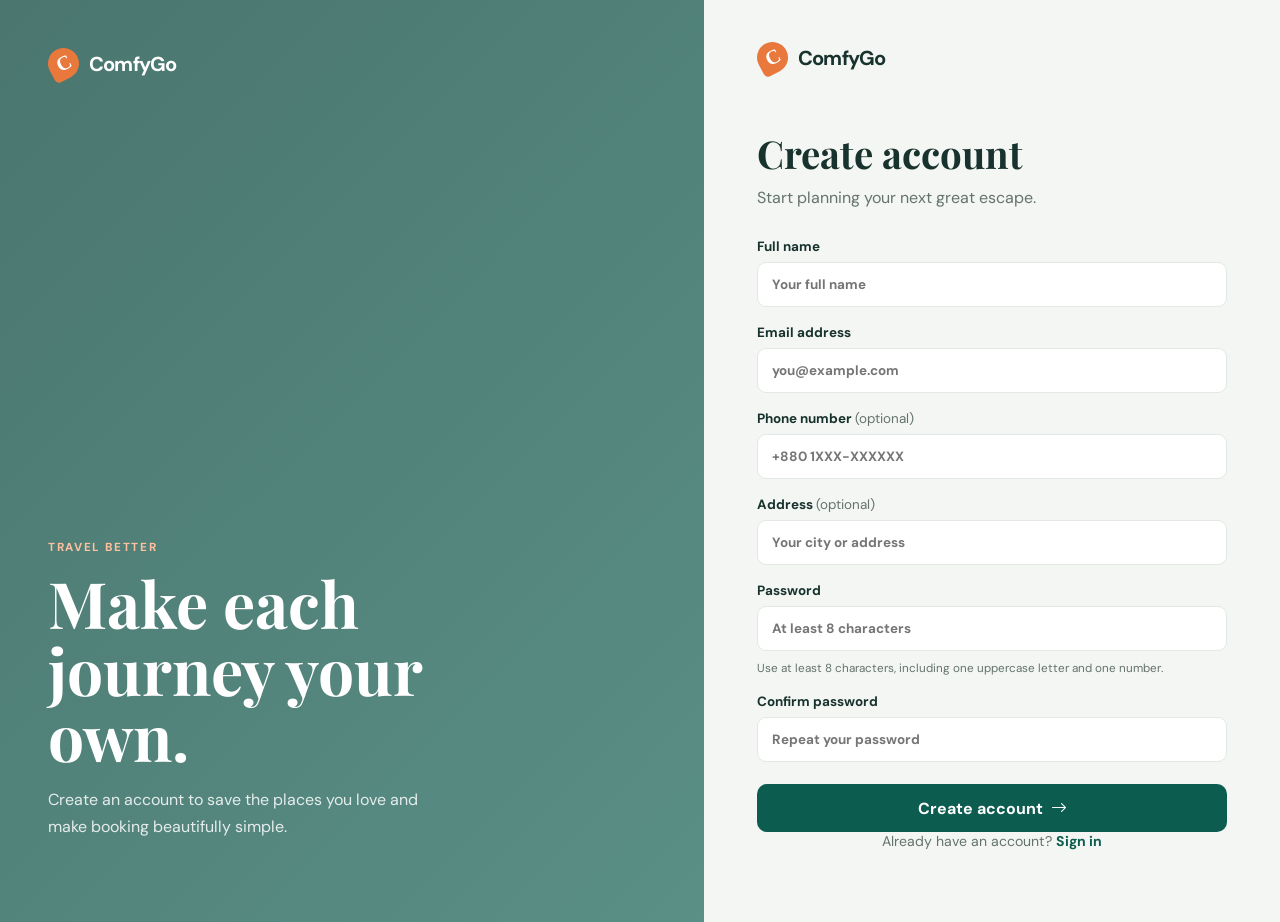
<file: frontend/register.html>
<!doctype html>
<html lang="en">
<head>
  <meta charset="utf-8">
  <meta name="viewport" content="width=device-width,initial-scale=1">
  <title>Create account · ComfyGo</title>
  <link rel="stylesheet" href="https://cdn.jsdelivr.net/npm/bootstrap-icons@1.11.3/font/bootstrap-icons.css">
  <link rel="preconnect" href="https://fonts.googleapis.com">
  <link rel="preconnect" href="https://fonts.gstatic.com" crossorigin>
  <link rel="stylesheet" href="https://fonts.googleapis.com/css2?family=DM+Sans:wght@400;500;600;700&family=Playfair+Display:wght@600;700&display=swap">
  <link rel="stylesheet" href="css/style.css">
</head>
<body>
<main class="auth-page">
  <aside class="auth-aside">
    <a class="brand" href="index.html"><b class="brand-mark">C</b>ComfyGo</a>
    <div class="auth-aside-copy">
      <span class="eyebrow" style="color:#ffc09d">TRAVEL BETTER</span>
      <h1>Make each journey your own.</h1>
      <p>Create an account to save the places you love and make booking beautifully simple.</p>
    </div>
  </aside>
  <section class="auth-main">
    <div class="auth-card">
      <a class="brand" href="index.html"><b class="brand-mark">C</b>ComfyGo</a>
      <h1>Create account</h1>
      <p>Start planning your next great escape.</p>
      <div id="auth-message" class="form-message"></div>
      <form class="auth-form" data-register>
        <label>Full name
          <input required name="name" minlength="2" autocomplete="name" placeholder="Your full name">
        </label>
        <label>Email address
          <input required name="email" type="email" autocomplete="email" placeholder="you@example.com">
        </label>
        <label>Phone number <span class="muted" style="font-weight:400">(optional)</span>
          <input name="phone" autocomplete="tel" placeholder="+880 1XXX-XXXXXX">
        </label>
        <label>Address <span class="muted" style="font-weight:400">(optional)</span>
          <input name="address" autocomplete="street-address" placeholder="Your city or address">
        </label>
        <label>Password
          <input required name="password" minlength="8" type="password" autocomplete="new-password" placeholder="At least 8 characters">
        </label>
        <p class="password-note">Use at least 8 characters, including one uppercase letter and one number.</p>
        <label>Confirm password
          <input required name="confirmPassword" minlength="8" type="password" autocomplete="new-password" placeholder="Repeat your password">
        </label>
        <button type="submit" class="btn btn-primary">Create account <i class="bi bi-arrow-right"></i></button>
      </form>
      <p class="auth-switch">Already have an account? <a href="login.html">Sign in</a></p>
    </div>
  </section>
</main>
<script src="js/utils/storage.js?v=5"></script>
<script src="js/api/client.js?v=5"></script>
<script src="js/auth-ui.js?v=5"></script>
</body>
</html>
</file>
<file: frontend/css/style.css>
:root{--ink:#18322d;--muted:#65736e;--forest:#0d5c50;--forest-dark:#084339;--mint:#e9f3ee;--paper:#fbfaf7;--line:#e4e8e4;--orange:#e8783c;--gold:#f4b63f;--white:#fff;--shadow:0 14px 42px rgba(18,48,42,.10);--radius:18px}
*,*::before,*::after{box-sizing:border-box}
html{scroll-padding-top:80px}
body{margin:0;font-family:'DM Sans',system-ui,-apple-system,BlinkMacSystemFont,'Segoe UI',sans-serif;background:var(--paper);color:var(--ink);text-rendering:optimizeLegibility;-webkit-font-smoothing:antialiased;-moz-osx-font-smoothing:grayscale;overflow-x:hidden}
a{color:inherit;text-decoration:none}
button,input,select{font:inherit}
button{cursor:pointer}
img{display:block;max-width:100%}

.shell{max-width:1180px;margin:auto;padding:0 24px}
.eyebrow{color:var(--orange);font-size:.73rem;font-weight:700;letter-spacing:.14em;text-transform:uppercase}
.section{padding:88px 0}
.section-soft{background:#f0f5f2}
.section-head{display:flex;justify-content:space-between;align-items:end;gap:25px;margin-bottom:34px}
.section-head h2,.page-title{font-family:'Playfair Display',Georgia,serif;font-size:clamp(2rem,4vw,3.1rem);line-height:1.1;margin:10px 0 0}
.section-head p{color:var(--muted);margin:10px 0 0}

.btn{display:inline-flex;align-items:center;justify-content:center;gap:8px;border:1px solid transparent;border-radius:10px;padding:12px 18px;font-weight:700;transition:color .2s,border-color .2s,background .2s;white-space:nowrap}
.btn-primary{color:#fff;background:var(--forest)}
.btn-primary:hover{background:var(--forest-dark);transform:translateY(-1px)}
.btn-ghost{border-color:var(--line);background:#fff}
.btn-ghost:hover{border-color:var(--forest);color:var(--forest)}
.btn-text{color:var(--forest);padding:0;background:none;border:0;font-weight:700}
.rating{font-size:.86rem;font-weight:700;color:var(--ink)}
.rating i{color:var(--gold)}
.muted{color:var(--muted)}

.site-nav{height:76px;display:flex;align-items:center;position:relative;z-index:10;background:rgba(251,250,247,.96);border-bottom:1px solid transparent}
.site-nav.overlay{background:linear-gradient(#122b28a3,transparent);position:absolute;inset:0 0 auto;color:white}
.nav-inner{display:flex;align-items:center;justify-content:space-between;width:100%}
.brand{display:flex;align-items:center;gap:10px;font-size:1.26rem;font-weight:700;letter-spacing:-.04em}
.brand-mark{width:31px;height:31px;display:grid;place-items:center;border-radius:50% 50% 50% 5px;background:var(--orange);color:#fff;font-family:Georgia,serif;transform:rotate(-28deg)}
.nav-links{display:flex;gap:24px;font-size:.88rem;font-weight:600}
.nav-links a{opacity:.84}
.nav-links a:hover,.nav-links a.active{opacity:1;color:var(--orange)}
.nav-actions{display:flex;align-items:center;gap:10px;min-height:40px}
.overlay .btn-ghost{background:rgba(255,255,255,.1);border-color:#ffffff66;color:#fff}
.menu-toggle{display:none;background:none;border:0;font-size:1.4rem}

.hero{height:680px;color:#fff;display:grid;place-items:center;text-align:center;padding:150px 0 110px;background:linear-gradient(90deg,rgba(11,35,31,.69),rgba(11,35,31,.22)),url('https://images.unsplash.com/photo-1542314831-068cd1dbfeeb?auto=format&fit=crop&w=2200&q=85') center/cover no-repeat}
.hero-copy{max-width:760px}
.hero h1{font-family:'Playfair Display',Georgia,serif;font-size:clamp(3rem,7vw,5.6rem);line-height:.99;margin:14px 0 20px;letter-spacing:-.05em}
.hero p{font-size:1.08rem;max-width:600px;line-height:1.65;margin:0 auto;color:#ffffffdf}

.search-wrap{max-width:1080px;margin:-40px auto 0;padding:0 24px;position:relative;z-index:3}
.search-panel{background:#fff;color:var(--ink);padding:12px;display:grid;grid-template-columns:1.55fr 1fr 1fr 1fr auto;align-items:center;border-radius:15px;box-shadow:0 20px 60px #061b1733;text-align:left;overflow:hidden}
.search-field{min-width:0;padding:8px 16px;border-right:1px solid var(--line)}
.search-field label{display:block;margin-bottom:3px;font-size:.71rem;font-weight:700;text-transform:uppercase;letter-spacing:.08em;color:var(--muted)}
.search-field input,.search-field select{width:100%;color:var(--ink);border:0;background:transparent;outline:0;font-weight:600;padding:0}
.search-panel .btn{margin-left:8px;min-width:128px;height:54px}

.hotel-grid{display:grid;grid-template-columns:repeat(3,1fr);gap:24px;min-height:380px}
.hotel-card{background:#fff;border:1px solid var(--line);border-radius:var(--radius);overflow:hidden;transition:transform .2s,box-shadow .2s}
.hotel-card:hover{transform:translateY(-6px);box-shadow:var(--shadow)}
.hotel-image{height:230px;position:relative;overflow:hidden;background:var(--mint)}
.hotel-image img{width:100%;height:100%;object-fit:cover;display:block}
.heart{position:absolute;top:14px;right:14px;border:0;height:35px;width:35px;border-radius:50%;background:#ffffffeb;color:var(--ink)}
.card-content{padding:18px 19px 20px}
.card-top{display:flex;justify-content:space-between;gap:12px}
.card-top h3{font-size:1.1rem;margin:0}
.location{margin:8px 0 15px;font-size:.87rem;color:var(--muted)}
.card-foot{border-top:1px solid var(--line);margin-top:17px;padding-top:15px;display:flex;align-items:center;justify-content:space-between}
.price{font-size:1.12rem;font-weight:700}
.price small{font-size:.74rem;font-weight:500;color:var(--muted)}

.guide-grid{display:grid;grid-template-columns:repeat(3,1fr);gap:24px;min-height:280px}
.guide-card{background:white;border-radius:var(--radius);padding:25px;border:1px solid var(--line)}

.guide-card img{width:65px;height:65px;border-radius:50%;object-fit:cover;float:right;display:block}
.guide-card h3{margin:8px 0 6px;font-size:1.2rem}
.guide-card p{color:var(--muted);font-size:.88rem;margin:0 0 16px}
.guide-meta{display:flex;gap:14px;padding-top:15px;border-top:1px solid var(--line);font-size:.8rem;color:var(--muted)}

.feature-grid{display:grid;grid-template-columns:repeat(4,1fr);gap:15px}
.feature{padding:4px 20px 8px;border-left:1px solid #d8e3dd}
.feature:first-child{border:0}
.feature-icon{color:var(--forest);font-size:1.45rem}
.feature h3{font-size:1rem;margin:14px 0 7px}
.feature p{color:var(--muted);font-size:.86rem;line-height:1.55;margin:0}

.inspiration{display:grid;grid-template-columns:1.1fr .9fr .9fr;grid-template-rows:175px 175px;gap:16px;min-height:370px}
.inspiration-card{border-radius:14px;overflow:hidden;position:relative;color:#fff;background:#333;background-size:cover;background-position:center;display:block;min-height:175px;transition:transform .25s,box-shadow .25s}
.inspiration-card:hover{transform:translateY(-4px);box-shadow:0 12px 36px rgba(0,0,0,.25)}
.inspiration-card.large{grid-row:span 2;min-height:366px}
.inspiration-overlay{position:absolute;inset:0;background:linear-gradient(to top,rgba(0,0,0,.7) 0%,rgba(0,0,0,.1) 50%,transparent 100%);display:flex;flex-direction:column;justify-content:flex-end;padding:18px;gap:2px}
.inspiration-cat{font-size:.7rem;font-weight:700;letter-spacing:.1em;text-transform:uppercase;color:#ffc09d;display:flex;align-items:center;gap:5px}
.inspiration-title{font-family:'Playfair Display',Georgia,serif;font-size:1.3rem;text-shadow:0 1px 8px rgba(0,0,0,.4);line-height:1.2}
.inspiration-location{font-size:.8rem;color:#ffffffcc;display:flex;align-items:center;gap:4px}
.inspiration-desc{font-size:.78rem;color:#ffffffaa;line-height:1.4;margin-top:4px}

.cta{margin:90px auto;max-width:1130px;padding:70px 8%;color:white;background:linear-gradient(90deg,#0c5449e8,#0c54497d),url('https://images.unsplash.com/photo-1470770841072-f978cf4d019e?auto=format&fit=crop&w=1400&q=85') center/cover;border-radius:22px}
.cta h2{font-family:'Playfair Display',Georgia,serif;font-size:clamp(2rem,4vw,3.2rem);margin:11px 0}
.cta p{max-width:480px;color:#ffffffdb}
.cta .btn{background:#fff;color:var(--forest);margin-top:12px}

.page-hero{background:#e9f1ec;padding:65px 0 44px}
.page-hero p{color:var(--muted);margin:12px 0 0}

.listing-search{margin-top:32px;display:flex;background:#fff;border:1px solid var(--line);border-radius:12px;padding:7px;max-width:720px}
.listing-search input{border:0;outline:0;flex:1;padding:0 13px}
.listing-layout{padding:45px 0 90px;display:grid;grid-template-columns:250px 1fr;gap:42px}
.filters{background:#fff;height:max-content;border:1px solid var(--line);border-radius:14px;padding:22px}
.filters h3{margin:0 0 20px;font-size:1rem}
.filter-group{border-top:1px solid var(--line);padding:17px 0}
.filter-group label{font-weight:700;font-size:.88rem}
.filter-group label span{float:right;color:var(--forest)}
.filter-group input,.filter-group select{width:100%;margin-top:12px;accent-color:var(--forest)}
.check{margin:11px 0 0;display:block;color:var(--muted);font-size:.87rem}
.check input{width:auto;margin:0 8px 0 0}
.results-toolbar{display:flex;align-items:center;justify-content:space-between;margin-bottom:18px}
.results-toolbar select{padding:9px 10px;border:1px solid var(--line);border-radius:8px;background:#fff}
.result{display:grid;grid-template-columns:278px 1fr;min-height:245px;background:#fff;border:1px solid var(--line);border-radius:15px;overflow:hidden;margin-bottom:19px}
.result img{width:100%;height:100%;object-fit:cover;display:block}
.result-body{padding:21px 22px}
.result-title{display:flex;justify-content:space-between;align-items:start;gap:10px}
.result h2{font-size:1.22rem;margin:0}
.result p{color:var(--muted);font-size:.9rem;line-height:1.55;margin:14px 0}
.result-bottom{display:flex;align-items:end;justify-content:space-between;gap:12px}

.crumb{padding:25px 0;font-size:.85rem;color:var(--muted)}
.crumb span{color:var(--ink)}
.gallery{display:grid;grid-template-columns:2fr 1fr;grid-template-rows:215px 215px;gap:10px}
.gallery img{width:100%;height:100%;object-fit:cover;border-radius:10px;display:block}
.gallery img:first-child{grid-row:span 2}
.detail-layout{display:grid;grid-template-columns:minmax(0,1fr) 355px;gap:65px;padding:35px 0 85px}
.detail-title{display:flex;justify-content:space-between;gap:20px}
.detail-title h1{font-family:'Playfair Display',Georgia,serif;font-size:2.55rem;margin:0}
.detail-main p{color:var(--muted);line-height:1.75}
.detail-main h2{font-size:1.24rem;margin:38px 0 13px}
.amenities{display:grid;grid-template-columns:repeat(2,1fr);gap:16px;color:var(--muted)}
.amenities i{color:var(--forest);margin-right:9px}
.booking-box{background:#fff;border:1px solid var(--line);border-radius:16px;padding:23px;box-shadow:var(--shadow);height:max-content;position:sticky;top:22px}
.booking-box h3{margin:0 0 19px}
.booking-box .price{font-size:1.6rem}
.booking-box label{display:block;font-weight:700;font-size:.76rem;margin:15px 0 6px;text-transform:uppercase;letter-spacing:.06em}
.booking-box input,.booking-box select{width:100%;border:1px solid var(--line);border-radius:8px;padding:11px;background:#fff}
.booking-row{display:grid;grid-template-columns:1fr 1fr;gap:10px}
.booking-total{display:flex;justify-content:space-between;border-top:1px solid var(--line);padding:17px 0;margin-top:21px;font-weight:700}
.booking-box .btn{width:100%}
.booking-note{text-align:center;color:var(--muted);font-size:.75rem}

.dashboard{height:100vh;display:grid;grid-template-columns:254px 1fr;background:#f6f8f7;overflow:hidden}
.dash-content{overflow-y:auto;min-height:100vh}
.sidebar{background:#123832;padding:28px 18px;color:#d8e4df;overflow-y:auto}
.sidebar .brand{color:#fff;margin:0 10px 45px}
.side-label{color:#87a69d;font-size:.68rem;letter-spacing:.12em;padding:0 11px;text-transform:uppercase}
.side-link{display:flex;gap:12px;align-items:center;margin:7px 0;padding:11px;border-radius:9px;color:#c3d4ce;font-size:.9rem}
.side-link.active,.side-link:hover{color:#fff;background:#ffffff15}
.side-link.logout{margin-top:45px;color:#ffb29b}
.dash-content{padding:34px 42px}
.dash-top{display:flex;justify-content:space-between;align-items:center}
.dash-top h1{font-size:1.7rem;margin:0 0 5px}
.avatar{width:39px;height:39px;border-radius:50%;object-fit:cover}
.dash-view{min-height:400px}
.stat-grid{display:grid;grid-template-columns:repeat(4,1fr);gap:17px;margin:31px 0}
.stat{background:#fff;border:1px solid var(--line);border-radius:13px;padding:19px}
.stat-head{color:var(--muted);font-size:.8rem;display:flex;justify-content:space-between}
.stat strong{display:block;font-size:1.7rem;margin:10px 0 6px}
.trend{color:#278363;font-size:.76rem}
.dash-grid{display:grid;grid-template-columns:1.5fr 1fr;gap:20px}
.panel{background:#fff;border:1px solid var(--line);border-radius:13px;padding:22px}
.panel h2{font-size:1rem;margin:0 0 20px}
.chart{height:195px;display:flex;align-items:end;gap:10px;padding:8px 2px 0;border-bottom:1px solid var(--line)}
.bar{flex:1;background:linear-gradient(#3a9880,#d9eee7);border-radius:5px 5px 0 0;position:relative}
.bar:after{content:attr(data-day);position:absolute;bottom:-22px;color:var(--muted);font-size:.67rem;left:50%;transform:translateX(-50%)}
.booking-item{padding:14px 0;border-bottom:1px solid var(--line);display:flex;justify-content:space-between;gap:10px;font-size:.86rem}
.booking-item:last-child{border:0}
.status{display:inline-block;border-radius:999px;padding:4px 8px;font-size:.68rem;font-weight:700}
.confirmed{color:#177457;background:#e2f4ea}
.pending{color:#9a6716;background:#fff0cf}
.cancelled{color:#a63b20;background:#fff0ed}

.footer{background:#102c27;color:#d3e0dc;padding:57px 0 25px}

[data-hotel-results],.hotel-grid,.guide-grid,.inspiration,#deals-grid,#inspiration-grid,#flights-container,#transport-container,#guides-grid{position:relative}
#featured-hotels,#deals-grid,#inspiration-grid,#home-guides,#guides-grid,#flights-container,#transport-container,[data-hotel-results],#destinations-container,#packages-container,#act-container,#rest-container{min-height:300px}
.footer-grid{display:grid;grid-template-columns:2fr repeat(3,1fr);gap:35px}
.footer .brand{color:#fff}
.footer p{font-size:.86rem;line-height:1.6;color:#9fb8b0;max-width:260px}
.footer h4{color:#fff;font-size:.85rem;margin:0 0 15px}
.footer a{color:#a9c0b9;font-size:.85rem;display:block;margin:10px 0}
.footer-bottom{border-top:1px solid #ffffff1f;margin-top:38px;padding-top:20px;color:#91aaa2;font-size:.78rem}

.toast{position:fixed;z-index:30;right:22px;bottom:22px;padding:13px 18px;background:#123832;color:#fff;border-radius:9px;box-shadow:var(--shadow);transform:translateY(100px);opacity:0;transition:.3s}
.toast.show{transform:translateY(0);opacity:1}

.auth-page{min-height:100vh;display:grid;grid-template-columns:1.1fr .9fr;background:#f3f6f3}
.auth-aside{position:relative;overflow:hidden;padding:48px;color:white;background:linear-gradient(135deg,#0b463dba,#0d5c50aa),url('https://images.unsplash.com/photo-1518548419970-58e3b4079ab2?auto=format&fit=crop&w=1500&q=85') center/cover}
.auth-aside .brand{color:white}
.auth-aside-copy{max-width:490px;position:absolute;bottom:66px}
.auth-aside h1{font-family:'Playfair Display',Georgia,serif;font-size:clamp(2.8rem,5vw,4.6rem);line-height:1.04;margin:14px 0}
.auth-aside p{max-width:410px;line-height:1.7;color:#ffffffd9}
.auth-main{display:grid;place-items:center;padding:42px 24px}
.auth-card{width:min(100%,470px)}
.auth-card .brand{margin-bottom:54px}
.auth-card h1{font-family:'Playfair Display',Georgia,serif;font-size:2.4rem;margin:0 0 8px}
.auth-card>p{color:var(--muted);margin:0 0 30px}
.auth-form{display:grid;gap:17px}
.auth-form label{font-size:.84rem;font-weight:700}
.auth-form input{display:block;width:100%;border:1px solid var(--line);border-radius:9px;padding:13px 14px;margin-top:7px;background:#fff;outline:0}
.auth-form input:focus{border-color:var(--forest);box-shadow:0 0 0 3px #0d5c5018}
.auth-form .btn{margin-top:5px;width:100%;min-height:48px}
.auth-row{display:flex;justify-content:space-between;align-items:center;font-size:.84rem;color:var(--muted)}
.auth-row a,.auth-switch a{color:var(--forest);font-weight:700}
.auth-switch{text-align:center;color:var(--muted);font-size:.88rem;margin:25px 0}
.form-message{display:none;padding:11px 13px;border-radius:8px;font-size:.84rem}
.form-message.error{display:block;background:#fff0ed;color:#a63b20}
.form-message.success{display:block;background:#e4f4eb;color:#176548}
.password-note{font-size:.73rem;color:var(--muted);margin:-8px 0 0}

@media(max-width:800px){
  .shell{padding:0 18px}
  .site-nav{height:66px}
  .nav-links,.nav-actions{display:none}
  .nav-links.open{display:flex;position:absolute;top:65px;left:0;right:0;padding:20px;background:#fff;color:var(--ink);flex-direction:column;gap:18px;box-shadow:var(--shadow)}
  .menu-toggle{display:block;color:inherit}
  .hero{height:610px;padding:120px 0 90px}
  .search-wrap{margin:-30px auto 0}
  .search-panel{grid-template-columns:1fr 1fr;gap:4px}
  .search-field{padding:10px}
  .search-field:nth-child(2){border:0}
  .search-panel .btn{grid-column:span 2;width:100%;margin:5px 0 0}
  .section{padding:65px 0}
  .section-head{align-items:start;flex-direction:column;margin-bottom:26px}
  .hotel-grid,.guide-grid{grid-template-columns:1fr}
  .feature-grid{grid-template-columns:1fr 1fr}
  .feature{border:0;padding:8px}
  .inspiration{grid-template-columns:1fr 1fr;grid-template-rows:165px 165px}
  .inspiration-card.large{grid-row:span 2;min-height:336px}
  .listing-layout,.detail-layout{display:block}
  .filters{display:none}
  .result{grid-template-columns:1fr}
  .result img{height:205px}
  .gallery{grid-template-rows:140px 140px}
  .detail-title h1{font-size:2rem}
  .booking-box{position:static;margin-top:35px}
  .footer-grid{grid-template-columns:1fr 1fr}
  .dashboard{grid-template-columns:1fr;height:auto;overflow:visible}
  .sidebar{display:none}
  .dash-content{padding:25px 18px;overflow:visible}
  .stat-grid{grid-template-columns:1fr 1fr}
  .dash-grid{grid-template-columns:1fr}
  .auth-page{grid-template-columns:1fr}
  .auth-aside{display:none}
  .auth-main{padding:35px 20px}
  .auth-card .brand{margin-bottom:40px}
}
</file>
